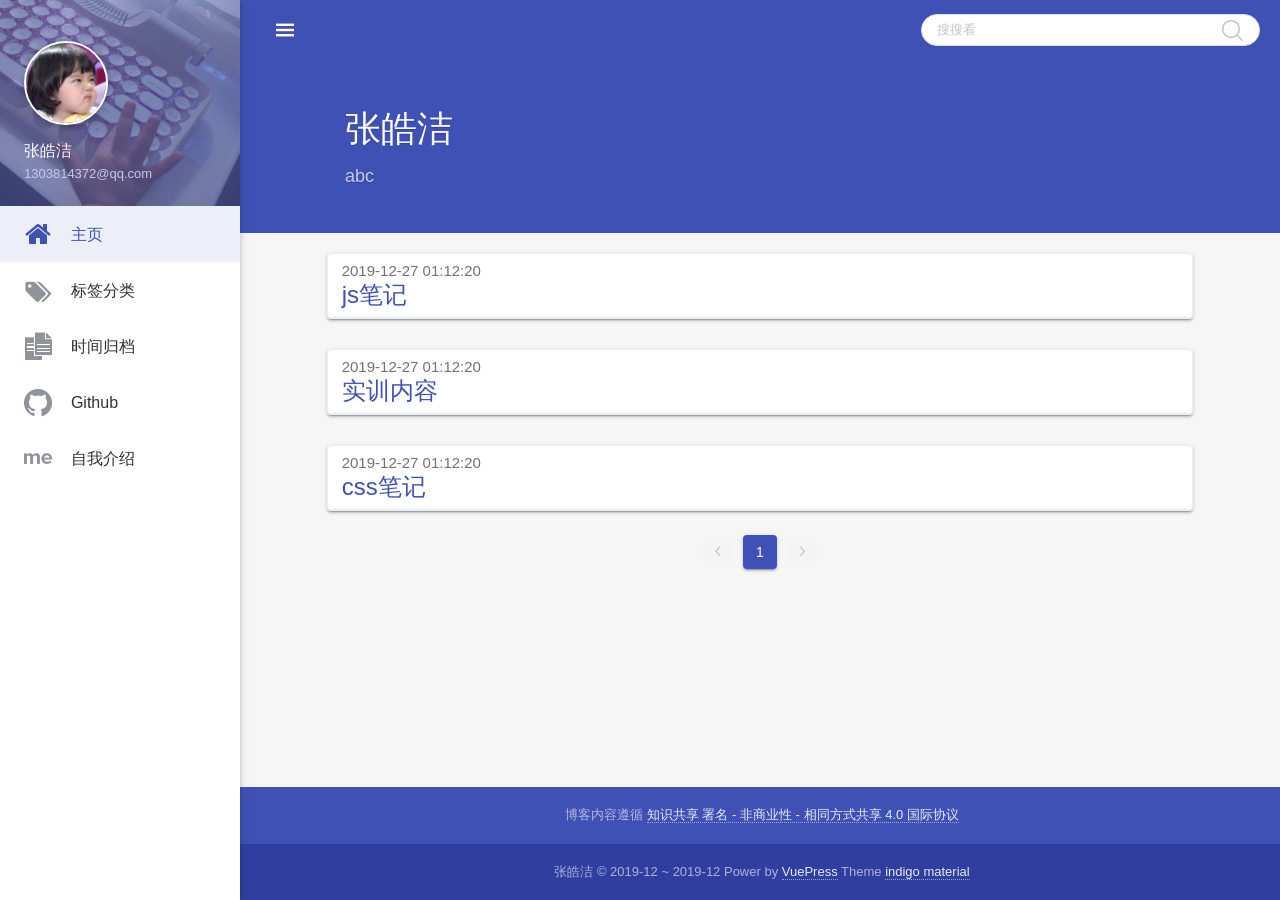
<file: index.html>
<!DOCTYPE html>
<html lang="zh-CN">
  <head>
    <meta charset="utf-8" />
    <meta
      name="viewport"
      content="width=device-width, initial-scale=1, maximum-scale=1, user-scalable=no, minimal-ui"
    />
    <title>张皓洁</title>
    <meta name="description" content="abc" />
    <meta property="og:type" content="website" />
    <meta property="og:title" content="张皓洁" />
    <meta property="og:site_name" content="张皓洁" />
    <meta property="og:locale" content="zh-CN" />
    <meta name="twitter:card" content="summary" />
    <meta name="twitter:title" content="张皓洁" />
    <link rel="shortcut icon" href="/favicon.ico">
    
    <link rel="preload" href="/assets/css/0.styles.0964d28f.css" as="style"><link rel="preload" href="/assets/js/app.4f5b1971.js" as="script"><link rel="preload" href="/assets/js/1.691902e7.js" as="script"><link rel="preload" href="/assets/js/14.6bc6c71c.js" as="script"><link rel="preload" href="/assets/js/5.68c0f73b.js" as="script"><link rel="preload" href="/assets/js/7.b1d1a3c7.js" as="script"><link rel="preload" href="/assets/js/9.c16d6f98.js" as="script"><link rel="preload" href="/assets/js/12.e8232952.js" as="script"><link rel="preload" href="/assets/js/13.61227677.js" as="script"><link rel="preload" href="/assets/js/15.c42c6483.js" as="script"><link rel="prefetch" href="/assets/js/10.82ed8db1.js"><link rel="prefetch" href="/assets/js/11.a51514e5.js"><link rel="prefetch" href="/assets/js/16.7a9277a4.js"><link rel="prefetch" href="/assets/js/17.2fbd62d2.js"><link rel="prefetch" href="/assets/js/18.4cd6c1b8.js"><link rel="prefetch" href="/assets/js/19.3fa0ea45.js"><link rel="prefetch" href="/assets/js/20.79f3778d.js"><link rel="prefetch" href="/assets/js/21.1a0c72f8.js"><link rel="prefetch" href="/assets/js/22.1a879f1c.js"><link rel="prefetch" href="/assets/js/23.416208cc.js"><link rel="prefetch" href="/assets/js/24.4c0d2a50.js"><link rel="prefetch" href="/assets/js/4.61eb1fcd.js"><link rel="prefetch" href="/assets/js/6.cf863b70.js"><link rel="prefetch" href="/assets/js/8.ef8f00b3.js"><link rel="prefetch" href="/assets/js/search.cb2318a5.js">
    <link rel="stylesheet" href="/assets/css/0.styles.0964d28f.css">
  </head>
  <body>
    <div id="loader-wrapper" style="display: none;opacity:0">
      <div id="loader"></div>
      <div class="loader-section section-left"></div>
      <div class="loader-section section-right"></div>
    </div>
    <div id="app" data-server-rendered="true"><div style="height:100%;" data-v-60762676><section class="el-container main-container" data-v-60762676><aside class="el-aside menu" style="width:auto;" data-v-09011f04 data-v-60762676><ul role="menubar" class="menu-wrap el-menu" style="background-color:;" data-v-09011f04><li data-v-09011f04><div class="brand-wrap" style="background-image:url(/haizidjianp.jpg);" data-v-09011f04><div class="brand" data-v-09011f04><a href="/" class="avatar waves-effect waves-circle waves-light router-link-exact-active router-link-active" data-v-09011f04><img src="/haiz.jpg" data-v-09011f04></a> <hgroup class="introduce" data-v-09011f04><div class="nickname" data-v-09011f04>张皓洁</div> <a title="1303814372@qq.com" class="mail" data-v-09011f04>1303814372@qq.com</a></hgroup></div></div></li> <li role="menuitem" tabindex="-1" class="el-menu-item is-active" style="padding-left:20px;color:#3f51b5;background-color:;" data-v-09011f04><i class="iconfont icon-home" data-v-09011f04></i> <span class="item-title" data-v-09011f04>主页</span></li> <li role="menuitem" tabindex="-1" class="el-menu-item" style="padding-left:20px;color:;background-color:;" data-v-09011f04><i class="iconfont icon-biaoqian" data-v-09011f04></i> <span class="item-title" data-v-09011f04>标签分类</span></li> <li role="menuitem" tabindex="-1" class="el-menu-item" style="padding-left:20px;color:;background-color:;" data-v-09011f04><i class="iconfont icon-wenzhang" data-v-09011f04></i> <span class="item-title" data-v-09011f04>时间归档</span></li> <li role="menuitem" tabindex="-1" class="el-menu-item" style="padding-left:20px;color:;background-color:;" data-v-09011f04><i class="iconfont icon-github" data-v-09011f04></i> <span class="item-title" data-v-09011f04>Github</span></li> <li role="menuitem" tabindex="-1" class="el-menu-item" style="padding-left:20px;color:;background-color:;" data-v-09011f04><i class="iconfont icon-aboutme" data-v-09011f04></i> <span class="item-title" data-v-09011f04>自我介绍</span></li></ul></aside> <section class="el-container container-warp" data-v-60762676><header id="topHeader" class="el-header top-header" style="height:60px;padding-left:260px;" data-v-7429231c data-v-60762676><div class="header-warp el-row is-align-middle el-row--flex" data-v-7429231c><div class="el-col el-col-12 el-col-xs-7" data-v-7429231c><div class="el-row is-align-middle el-row--flex" data-v-7429231c><div class="el-col el-col-2" data-v-7429231c><button type="button" class="el-button el-button--primary is-circle" data-v-7429231c><!----><!----><span><i class="iconfont icon-caidan" data-v-7429231c></i></span></button></div></div></div> <div class="el-col el-col-20 el-col-xs-24" data-v-7429231c><div class="grid-content bg-purple-light" data-v-7429231c><div class="el-row is-justify-end is-align-middle el-row--flex" data-v-7429231c><div class="el-col el-col-13 el-col-xs-24 el-col-sm-21 el-col-md-17 el-col-lg-13" data-v-7429231c><div aria-haspopup="listbox" role="combobox" aria-owns="el-autocomplete-2587" class="el-autocomplete search-input" data-v-7429231c><div class="el-input el-input--small el-input--suffix"><!----><input type="text" autocomplete="off" valueKey="value" popperClass="search-popper" placeholder="搜搜看" fetchSuggestions="function () { [native code] }" debounce="300" placement="bottom-start" popperAppendToBody="true" value="" class="el-input__inner"><!----><span class="el-input__suffix"><span class="el-input__suffix-inner"><i class="el-input__icon el-icon-search search-ico" data-v-7429231c></i><!----></span><!----></span><!----></div><div role="region" class="el-autocomplete-suggestion el-popper search-popper" style="width:;display:none;"><div class="el-scrollbar"><div class="el-autocomplete-suggestion__wrap el-scrollbar__wrap el-scrollbar__wrap--hidden-default"><ul class="el-scrollbar__view el-autocomplete-suggestion__list"></ul></div><div class="el-scrollbar__bar is-horizontal"><div class="el-scrollbar__thumb" style="width:0;transform:translateX(0%);ms-transform:translateX(0%);webkit-transform:translateX(0%);"></div></div><div class="el-scrollbar__bar is-vertical"><div class="el-scrollbar__thumb" style="height:0;transform:translateY(0%);ms-transform:translateY(0%);webkit-transform:translateY(0%);"></div></div></div></div></div></div></div></div></div></div></header> <main class="el-main my-main" style="margin-left:240px;" data-v-4fec0d22 data-v-60762676><div class="content-header index-header" data-v-0d2aefce data-v-4fec0d22><div class="container fade-scale in" data-v-0d2aefce><h1 id="conentHeader" class="title" data-v-0d2aefce>张皓洁</h1> <h5 class="subtitle" data-v-0d2aefce>abc</h5></div></div> <div class="marginTop" data-v-6dde567c data-v-4fec0d22><div class="el-row is-justify-center is-align-middle el-row--flex" data-v-6dde567c><div class="post-card el-col el-col-20 el-col-xs-23 el-col-sm-23 el-col-md-23 el-col-lg-20" data-v-6dde567c><div class="el-card box-card is-always-shadow" data-v-6dde567c><div class="el-card__header"><div data-v-6dde567c><p class="post-title-time" data-v-6dde567c>2019-12-27 01:12:20</p> <a href="/posts/js.html" class="post-title-link" data-v-6dde567c>js笔记</a></div></div><div class="el-card__body"></div></div></div></div><div class="el-row is-justify-center is-align-middle el-row--flex" data-v-6dde567c><div class="post-card el-col el-col-20 el-col-xs-23 el-col-sm-23 el-col-md-23 el-col-lg-20" data-v-6dde567c><div class="el-card box-card is-always-shadow" data-v-6dde567c><div class="el-card__header"><div data-v-6dde567c><p class="post-title-time" data-v-6dde567c>2019-12-27 01:12:20</p> <a href="/posts/%E5%AE%9E%E8%AE%AD.html" class="post-title-link" data-v-6dde567c>实训内容</a></div></div><div class="el-card__body"></div></div></div></div><div class="el-row is-justify-center is-align-middle el-row--flex" data-v-6dde567c><div class="post-card el-col el-col-20 el-col-xs-23 el-col-sm-23 el-col-md-23 el-col-lg-20" data-v-6dde567c><div class="el-card box-card is-always-shadow" data-v-6dde567c><div class="el-card__header"><div data-v-6dde567c><p class="post-title-time" data-v-6dde567c>2019-12-27 01:12:20</p> <a href="/posts/css.html" class="post-title-link" data-v-6dde567c>css笔记</a></div></div><div class="el-card__body"></div></div></div></div> <div class="pagination-wrap el-row is-justify-center is-align-middle el-row--flex" data-v-6dde567c><div class="el-col el-col-16 el-col-xs-24 el-col-sm-20 el-col-md-18 el-col-lg-16" data-v-6dde567c><div class="pagination el-pagination is-background" data-v-6dde567c><button type="button" disabled="disabled" class="btn-prev"><i class="el-icon el-icon-arrow-left"></i></button><ul class="el-pager"><li class="number active">1</li><!----><!----><!----></ul><button type="button" disabled="disabled" class="btn-next"><i class="el-icon el-icon-arrow-right"></i></button></div></div></div></div></main></section> <button type="button" class="el-button gotop-btn el-button--primary is-circle" data-v-0ca947a2 data-v-60762676><!----><!----><span><i class="el-icon-arrow-up" data-v-0ca947a2></i></span></button></section> <footer class="el-footer container-footer" style="height:60px;" data-v-d5fdfe92 data-v-60762676><div class="footer-warp el-row is-justify-center is-align-center el-row--flex footerMargin" data-v-d5fdfe92><div class="footer-top el-col el-col-24" data-v-d5fdfe92><p class="ellipsis" data-v-d5fdfe92><span data-v-d5fdfe92>
          博客内容遵循
          <a rel="license" href="https://creativecommons.org/licenses/by-nc-sa/4.0/deed.zh" data-v-d5fdfe92>知识共享 署名 - 非商业性 - 相同方式共享 4.0 国际协议</a></span></p></div> <div class="footer-bottom el-col el-col-24" data-v-d5fdfe92><p class="ellipsis" data-v-d5fdfe92><span data-v-d5fdfe92><span data-v-d5fdfe92>
            张皓洁 © 2019-12 ~ 2019-12
          </span></span> <span data-v-d5fdfe92>
          Power by
          <a href="https://vuepress.vuejs.org/zh/" target="_blank" data-v-d5fdfe92>VuePress</a> Theme
          <a href="https://github.com/zhhlwd/vuepress-theme-indigo-material" target="_blank" data-v-d5fdfe92>indigo material</a></span></p></div></div></footer> <div class="overlay" data-v-60762676></div></div><div class="global-ui"></div></div>
    <script src="/assets/js/app.4f5b1971.js" defer></script><script src="/assets/js/1.691902e7.js" defer></script><script src="/assets/js/14.6bc6c71c.js" defer></script><script src="/assets/js/5.68c0f73b.js" defer></script><script src="/assets/js/7.b1d1a3c7.js" defer></script><script src="/assets/js/9.c16d6f98.js" defer></script><script src="/assets/js/12.e8232952.js" defer></script><script src="/assets/js/13.61227677.js" defer></script><script src="/assets/js/15.c42c6483.js" defer></script>
  </body>
</html>
</file>
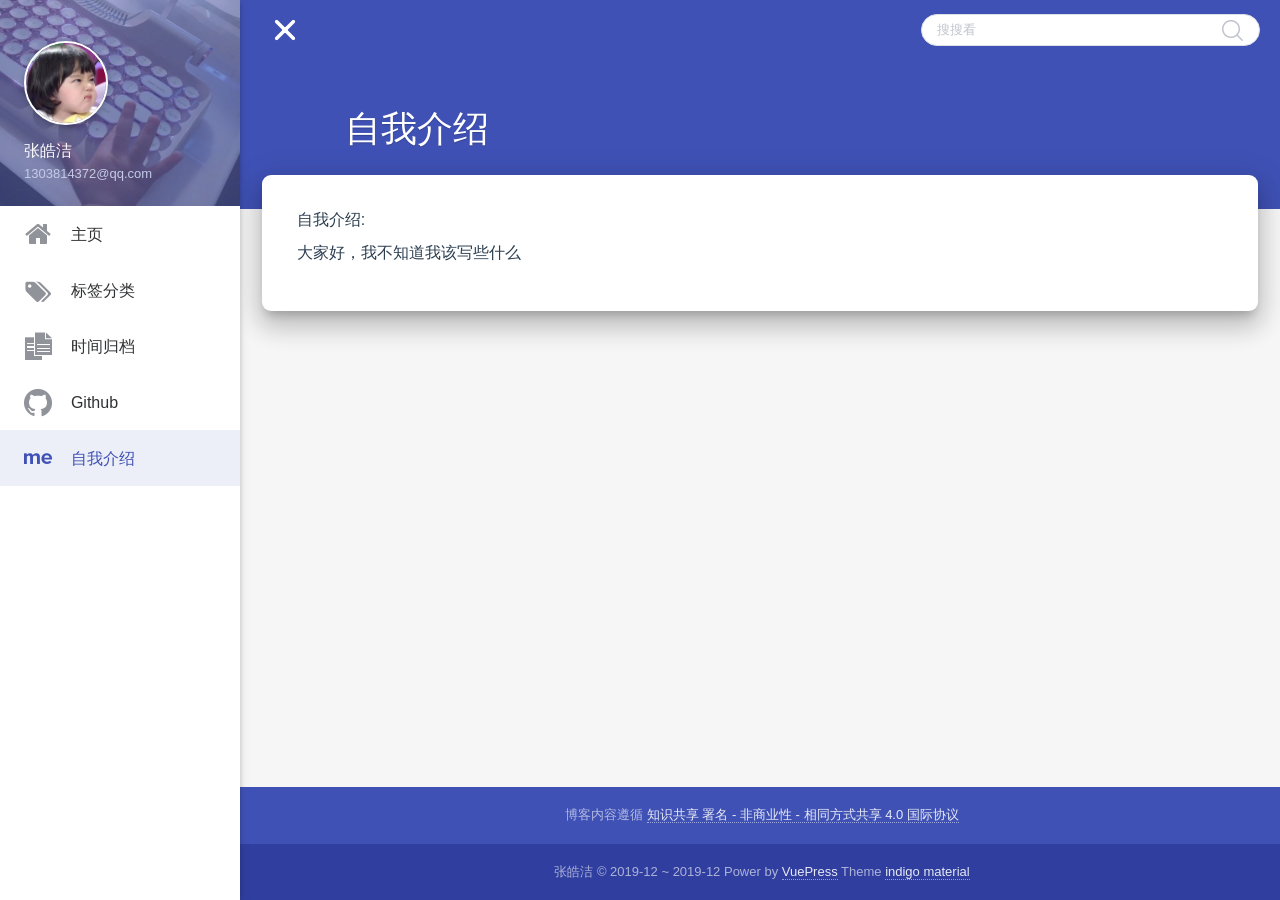
<file: about/index.html>
<!DOCTYPE html>
<html lang="zh-CN">
  <head>
    <meta charset="utf-8" />
    <meta
      name="viewport"
      content="width=device-width, initial-scale=1, maximum-scale=1, user-scalable=no, minimal-ui"
    />
    <title>张皓洁</title>
    <meta name="description" content="abc" />
    <meta property="og:type" content="website" />
    <meta property="og:title" content="张皓洁" />
    <meta property="og:site_name" content="张皓洁" />
    <meta property="og:locale" content="zh-CN" />
    <meta name="twitter:card" content="summary" />
    <meta name="twitter:title" content="张皓洁" />
    <link rel="shortcut icon" href="/favicon.ico">
    
    <link rel="preload" href="/assets/css/0.styles.0964d28f.css" as="style"><link rel="preload" href="/assets/js/app.4f5b1971.js" as="script"><link rel="preload" href="/assets/js/1.691902e7.js" as="script"><link rel="preload" href="/assets/js/14.6bc6c71c.js" as="script"><link rel="preload" href="/assets/js/5.68c0f73b.js" as="script"><link rel="preload" href="/assets/js/7.b1d1a3c7.js" as="script"><link rel="preload" href="/assets/js/9.c16d6f98.js" as="script"><link rel="preload" href="/assets/js/10.82ed8db1.js" as="script"><link rel="preload" href="/assets/js/17.2fbd62d2.js" as="script"><link rel="preload" href="/assets/js/13.61227677.js" as="script"><link rel="preload" href="/assets/js/15.c42c6483.js" as="script"><link rel="prefetch" href="/assets/js/11.a51514e5.js"><link rel="prefetch" href="/assets/js/12.e8232952.js"><link rel="prefetch" href="/assets/js/16.7a9277a4.js"><link rel="prefetch" href="/assets/js/18.4cd6c1b8.js"><link rel="prefetch" href="/assets/js/19.3fa0ea45.js"><link rel="prefetch" href="/assets/js/20.79f3778d.js"><link rel="prefetch" href="/assets/js/21.1a0c72f8.js"><link rel="prefetch" href="/assets/js/22.1a879f1c.js"><link rel="prefetch" href="/assets/js/23.416208cc.js"><link rel="prefetch" href="/assets/js/24.4c0d2a50.js"><link rel="prefetch" href="/assets/js/4.61eb1fcd.js"><link rel="prefetch" href="/assets/js/6.cf863b70.js"><link rel="prefetch" href="/assets/js/8.ef8f00b3.js"><link rel="prefetch" href="/assets/js/search.cb2318a5.js">
    <link rel="stylesheet" href="/assets/css/0.styles.0964d28f.css">
  </head>
  <body>
    <div id="loader-wrapper" style="display: none;opacity:0">
      <div id="loader"></div>
      <div class="loader-section section-left"></div>
      <div class="loader-section section-right"></div>
    </div>
    <div id="app" data-server-rendered="true"><div style="height:100%;" data-v-60762676><section class="el-container main-container" data-v-60762676><aside class="el-aside menu" style="width:auto;" data-v-09011f04 data-v-60762676><ul role="menubar" class="menu-wrap el-menu" style="background-color:;" data-v-09011f04><li data-v-09011f04><div class="brand-wrap" style="background-image:url(/haizidjianp.jpg);" data-v-09011f04><div class="brand" data-v-09011f04><a href="/" class="avatar waves-effect waves-circle waves-light router-link-active" data-v-09011f04><img src="/haiz.jpg" data-v-09011f04></a> <hgroup class="introduce" data-v-09011f04><div class="nickname" data-v-09011f04>张皓洁</div> <a title="1303814372@qq.com" class="mail" data-v-09011f04>1303814372@qq.com</a></hgroup></div></div></li> <li role="menuitem" tabindex="-1" class="el-menu-item" style="padding-left:20px;color:;background-color:;" data-v-09011f04><i class="iconfont icon-home" data-v-09011f04></i> <span class="item-title" data-v-09011f04>主页</span></li> <li role="menuitem" tabindex="-1" class="el-menu-item" style="padding-left:20px;color:;background-color:;" data-v-09011f04><i class="iconfont icon-biaoqian" data-v-09011f04></i> <span class="item-title" data-v-09011f04>标签分类</span></li> <li role="menuitem" tabindex="-1" class="el-menu-item" style="padding-left:20px;color:;background-color:;" data-v-09011f04><i class="iconfont icon-wenzhang" data-v-09011f04></i> <span class="item-title" data-v-09011f04>时间归档</span></li> <li role="menuitem" tabindex="-1" class="el-menu-item" style="padding-left:20px;color:;background-color:;" data-v-09011f04><i class="iconfont icon-github" data-v-09011f04></i> <span class="item-title" data-v-09011f04>Github</span></li> <li role="menuitem" tabindex="-1" class="el-menu-item is-active" style="padding-left:20px;color:#3f51b5;background-color:;" data-v-09011f04><i class="iconfont icon-aboutme" data-v-09011f04></i> <span class="item-title" data-v-09011f04>自我介绍</span></li></ul></aside> <section class="el-container container-warp" data-v-60762676><header id="topHeader" class="el-header top-header" style="height:60px;padding-left:260px;" data-v-7429231c data-v-60762676><div class="header-warp el-row is-align-middle el-row--flex" data-v-7429231c><div class="el-col el-col-12 el-col-xs-7" data-v-7429231c><div class="el-row is-align-middle el-row--flex" data-v-7429231c><div class="el-col el-col-2" data-v-7429231c><button type="button" class="el-button el-button--primary is-circle" data-v-7429231c><!----><!----><span><i class="iconfont icon-caidan" data-v-7429231c></i></span></button></div></div></div> <div class="el-col el-col-20 el-col-xs-24" data-v-7429231c><div class="grid-content bg-purple-light" data-v-7429231c><div class="el-row is-justify-end is-align-middle el-row--flex" data-v-7429231c><div class="el-col el-col-13 el-col-xs-24 el-col-sm-21 el-col-md-17 el-col-lg-13" data-v-7429231c><div aria-haspopup="listbox" role="combobox" aria-owns="el-autocomplete-2643" class="el-autocomplete search-input" data-v-7429231c><div class="el-input el-input--small el-input--suffix"><!----><input type="text" autocomplete="off" valueKey="value" popperClass="search-popper" placeholder="搜搜看" fetchSuggestions="function () { [native code] }" debounce="300" placement="bottom-start" popperAppendToBody="true" value="" class="el-input__inner"><!----><span class="el-input__suffix"><span class="el-input__suffix-inner"><i class="el-input__icon el-icon-search search-ico" data-v-7429231c></i><!----></span><!----></span><!----></div><div role="region" class="el-autocomplete-suggestion el-popper search-popper" style="width:;display:none;"><div class="el-scrollbar"><div class="el-autocomplete-suggestion__wrap el-scrollbar__wrap el-scrollbar__wrap--hidden-default"><ul class="el-scrollbar__view el-autocomplete-suggestion__list"></ul></div><div class="el-scrollbar__bar is-horizontal"><div class="el-scrollbar__thumb" style="width:0;transform:translateX(0%);ms-transform:translateX(0%);webkit-transform:translateX(0%);"></div></div><div class="el-scrollbar__bar is-vertical"><div class="el-scrollbar__thumb" style="height:0;transform:translateY(0%);ms-transform:translateY(0%);webkit-transform:translateY(0%);"></div></div></div></div></div></div></div></div></div></div></header> <main class="el-main my-main" style="margin-left:240px;" data-v-4fec0d22 data-v-60762676><div class="content-header index-header" data-v-0d2aefce data-v-4fec0d22><div class="container fade-scale in" data-v-0d2aefce><h1 id="conentHeader" class="title" data-v-0d2aefce>自我介绍</h1> <h5 class="subtitle" data-v-0d2aefce></h5></div></div> <div class="post-content el-row is-justify-center el-row--flex" data-v-7188680e data-v-4fec0d22><div id="post-card" class="post-card el-col el-col-24 el-col-xs-24 el-col-sm-23 el-col-md-23 el-col-lg-23" data-v-7188680e><div class="content__default" data-v-7188680e><p>自我介绍:</p> <p>大家好，我不知道我该写些什么</p></div> <span id="footerPost" data-v-7188680e></span></div></div></main></section> <button type="button" class="el-button gotop-btn el-button--primary is-circle" data-v-0ca947a2 data-v-60762676><!----><!----><span><i class="el-icon-arrow-up" data-v-0ca947a2></i></span></button></section> <footer class="el-footer container-footer" style="height:60px;" data-v-d5fdfe92 data-v-60762676><div class="footer-warp el-row is-justify-center is-align-center el-row--flex footerMargin" data-v-d5fdfe92><div class="footer-top el-col el-col-24" data-v-d5fdfe92><p class="ellipsis" data-v-d5fdfe92><span data-v-d5fdfe92>
          博客内容遵循
          <a rel="license" href="https://creativecommons.org/licenses/by-nc-sa/4.0/deed.zh" data-v-d5fdfe92>知识共享 署名 - 非商业性 - 相同方式共享 4.0 国际协议</a></span></p></div> <div class="footer-bottom el-col el-col-24" data-v-d5fdfe92><p class="ellipsis" data-v-d5fdfe92><span data-v-d5fdfe92><span data-v-d5fdfe92>
            张皓洁 © 2019-12 ~ 2019-12
          </span></span> <span data-v-d5fdfe92>
          Power by
          <a href="https://vuepress.vuejs.org/zh/" target="_blank" data-v-d5fdfe92>VuePress</a> Theme
          <a href="https://github.com/zhhlwd/vuepress-theme-indigo-material" target="_blank" data-v-d5fdfe92>indigo material</a></span></p></div></div></footer> <div class="overlay" data-v-60762676></div></div><div class="global-ui"></div></div>
    <script src="/assets/js/app.4f5b1971.js" defer></script><script src="/assets/js/1.691902e7.js" defer></script><script src="/assets/js/14.6bc6c71c.js" defer></script><script src="/assets/js/5.68c0f73b.js" defer></script><script src="/assets/js/7.b1d1a3c7.js" defer></script><script src="/assets/js/9.c16d6f98.js" defer></script><script src="/assets/js/10.82ed8db1.js" defer></script><script src="/assets/js/17.2fbd62d2.js" defer></script><script src="/assets/js/13.61227677.js" defer></script><script src="/assets/js/15.c42c6483.js" defer></script>
  </body>
</html>
</file>
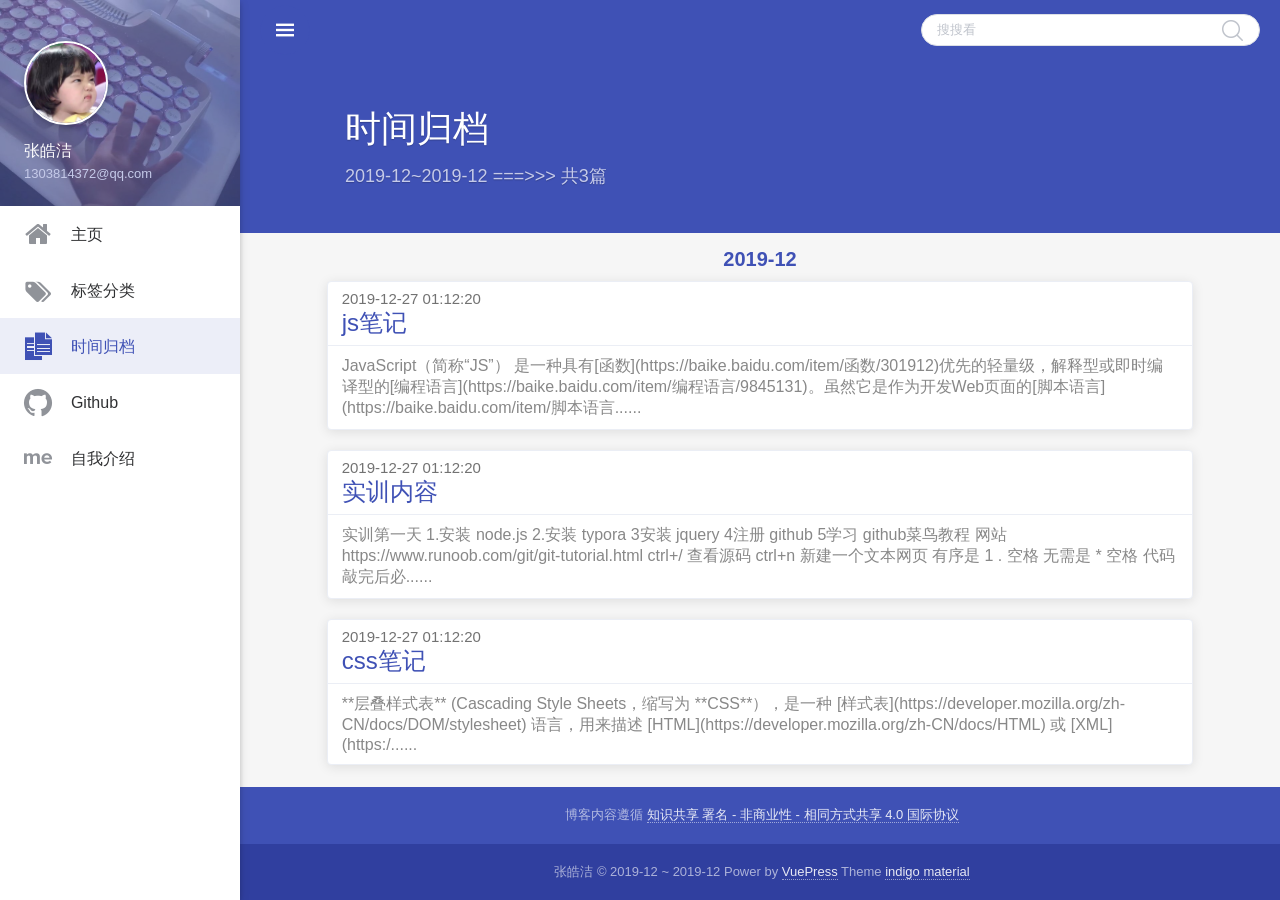
<file: all/index.html>
<!DOCTYPE html>
<html lang="zh-CN">
  <head>
    <meta charset="utf-8" />
    <meta
      name="viewport"
      content="width=device-width, initial-scale=1, maximum-scale=1, user-scalable=no, minimal-ui"
    />
    <title>张皓洁</title>
    <meta name="description" content="abc" />
    <meta property="og:type" content="website" />
    <meta property="og:title" content="张皓洁" />
    <meta property="og:site_name" content="张皓洁" />
    <meta property="og:locale" content="zh-CN" />
    <meta name="twitter:card" content="summary" />
    <meta name="twitter:title" content="张皓洁" />
    <link rel="shortcut icon" href="/favicon.ico">
    
    <link rel="preload" href="/assets/css/0.styles.0964d28f.css" as="style"><link rel="preload" href="/assets/js/app.4f5b1971.js" as="script"><link rel="preload" href="/assets/js/1.691902e7.js" as="script"><link rel="preload" href="/assets/js/14.6bc6c71c.js" as="script"><link rel="preload" href="/assets/js/5.68c0f73b.js" as="script"><link rel="preload" href="/assets/js/7.b1d1a3c7.js" as="script"><link rel="preload" href="/assets/js/9.c16d6f98.js" as="script"><link rel="preload" href="/assets/js/11.a51514e5.js" as="script"><link rel="preload" href="/assets/js/13.61227677.js" as="script"><link rel="preload" href="/assets/js/15.c42c6483.js" as="script"><link rel="prefetch" href="/assets/js/10.82ed8db1.js"><link rel="prefetch" href="/assets/js/12.e8232952.js"><link rel="prefetch" href="/assets/js/16.7a9277a4.js"><link rel="prefetch" href="/assets/js/17.2fbd62d2.js"><link rel="prefetch" href="/assets/js/18.4cd6c1b8.js"><link rel="prefetch" href="/assets/js/19.3fa0ea45.js"><link rel="prefetch" href="/assets/js/20.79f3778d.js"><link rel="prefetch" href="/assets/js/21.1a0c72f8.js"><link rel="prefetch" href="/assets/js/22.1a879f1c.js"><link rel="prefetch" href="/assets/js/23.416208cc.js"><link rel="prefetch" href="/assets/js/24.4c0d2a50.js"><link rel="prefetch" href="/assets/js/4.61eb1fcd.js"><link rel="prefetch" href="/assets/js/6.cf863b70.js"><link rel="prefetch" href="/assets/js/8.ef8f00b3.js"><link rel="prefetch" href="/assets/js/search.cb2318a5.js">
    <link rel="stylesheet" href="/assets/css/0.styles.0964d28f.css">
  </head>
  <body>
    <div id="loader-wrapper" style="display: none;opacity:0">
      <div id="loader"></div>
      <div class="loader-section section-left"></div>
      <div class="loader-section section-right"></div>
    </div>
    <div id="app" data-server-rendered="true"><div style="height:100%;" data-v-60762676><section class="el-container main-container" data-v-60762676><aside class="el-aside menu" style="width:auto;" data-v-09011f04 data-v-60762676><ul role="menubar" class="menu-wrap el-menu" style="background-color:;" data-v-09011f04><li data-v-09011f04><div class="brand-wrap" style="background-image:url(/haizidjianp.jpg);" data-v-09011f04><div class="brand" data-v-09011f04><a href="/" class="avatar waves-effect waves-circle waves-light router-link-active" data-v-09011f04><img src="/haiz.jpg" data-v-09011f04></a> <hgroup class="introduce" data-v-09011f04><div class="nickname" data-v-09011f04>张皓洁</div> <a title="1303814372@qq.com" class="mail" data-v-09011f04>1303814372@qq.com</a></hgroup></div></div></li> <li role="menuitem" tabindex="-1" class="el-menu-item" style="padding-left:20px;color:;background-color:;" data-v-09011f04><i class="iconfont icon-home" data-v-09011f04></i> <span class="item-title" data-v-09011f04>主页</span></li> <li role="menuitem" tabindex="-1" class="el-menu-item" style="padding-left:20px;color:;background-color:;" data-v-09011f04><i class="iconfont icon-biaoqian" data-v-09011f04></i> <span class="item-title" data-v-09011f04>标签分类</span></li> <li role="menuitem" tabindex="-1" class="el-menu-item is-active" style="padding-left:20px;color:#3f51b5;background-color:;" data-v-09011f04><i class="iconfont icon-wenzhang" data-v-09011f04></i> <span class="item-title" data-v-09011f04>时间归档</span></li> <li role="menuitem" tabindex="-1" class="el-menu-item" style="padding-left:20px;color:;background-color:;" data-v-09011f04><i class="iconfont icon-github" data-v-09011f04></i> <span class="item-title" data-v-09011f04>Github</span></li> <li role="menuitem" tabindex="-1" class="el-menu-item" style="padding-left:20px;color:;background-color:;" data-v-09011f04><i class="iconfont icon-aboutme" data-v-09011f04></i> <span class="item-title" data-v-09011f04>自我介绍</span></li></ul></aside> <section class="el-container container-warp" data-v-60762676><header id="topHeader" class="el-header top-header" style="height:60px;padding-left:260px;" data-v-7429231c data-v-60762676><div class="header-warp el-row is-align-middle el-row--flex" data-v-7429231c><div class="el-col el-col-12 el-col-xs-7" data-v-7429231c><div class="el-row is-align-middle el-row--flex" data-v-7429231c><div class="el-col el-col-2" data-v-7429231c><button type="button" class="el-button el-button--primary is-circle" data-v-7429231c><!----><!----><span><i class="iconfont icon-caidan" data-v-7429231c></i></span></button></div></div></div> <div class="el-col el-col-20 el-col-xs-24" data-v-7429231c><div class="grid-content bg-purple-light" data-v-7429231c><div class="el-row is-justify-end is-align-middle el-row--flex" data-v-7429231c><div class="el-col el-col-13 el-col-xs-24 el-col-sm-21 el-col-md-17 el-col-lg-13" data-v-7429231c><div aria-haspopup="listbox" role="combobox" aria-owns="el-autocomplete-2554" class="el-autocomplete search-input" data-v-7429231c><div class="el-input el-input--small el-input--suffix"><!----><input type="text" autocomplete="off" valueKey="value" popperClass="search-popper" placeholder="搜搜看" fetchSuggestions="function () { [native code] }" debounce="300" placement="bottom-start" popperAppendToBody="true" value="" class="el-input__inner"><!----><span class="el-input__suffix"><span class="el-input__suffix-inner"><i class="el-input__icon el-icon-search search-ico" data-v-7429231c></i><!----></span><!----></span><!----></div><div role="region" class="el-autocomplete-suggestion el-popper search-popper" style="width:;display:none;"><div class="el-scrollbar"><div class="el-autocomplete-suggestion__wrap el-scrollbar__wrap el-scrollbar__wrap--hidden-default"><ul class="el-scrollbar__view el-autocomplete-suggestion__list"></ul></div><div class="el-scrollbar__bar is-horizontal"><div class="el-scrollbar__thumb" style="width:0;transform:translateX(0%);ms-transform:translateX(0%);webkit-transform:translateX(0%);"></div></div><div class="el-scrollbar__bar is-vertical"><div class="el-scrollbar__thumb" style="height:0;transform:translateY(0%);ms-transform:translateY(0%);webkit-transform:translateY(0%);"></div></div></div></div></div></div></div></div></div></div></header> <main class="el-main my-main" style="margin-left:240px;" data-v-4fec0d22 data-v-60762676><div class="content-header index-header" data-v-0d2aefce data-v-4fec0d22><div class="container fade-scale in" data-v-0d2aefce><h1 id="conentHeader" class="title" data-v-0d2aefce>时间归档</h1> <h5 class="subtitle" data-v-0d2aefce></h5></div></div> <div class="all-warp" data-v-42dacdfd data-v-4fec0d22><div data-v-42dacdfd><h3 data-v-42dacdfd>2019-12</h3> <div class="post-warp el-row is-justify-center is-align-middle el-row--flex" data-v-42dacdfd><!----><div class="post post-card el-col el-col-20 el-col-xs-23 el-col-sm-23 el-col-md-23 el-col-lg-20" data-v-42dacdfd><div class="el-card box-card is-always-shadow" data-v-42dacdfd><div class="el-card__header"><div data-v-42dacdfd><p class="post-title-time" data-v-42dacdfd>2019-12-27 01:12:20</p> <a href="/posts/js.html" class="post-title-link" data-v-42dacdfd>js笔记</a></div></div><div class="el-card__body"> <div data-v-42dacdfd><div data-v-42dacdfd><div class="post-excerpt" data-v-42dacdfd>  JavaScript（简称“JS”）         是一种具有[函数](https://baike.baidu.com/item/函数/301912)优先的轻量级，解释型或即时编译型的[编程语言](https://baike.baidu.com/item/编程语言/9845131)。虽然它是作为开发Web页面的[脚本语言](https://baike.baidu.com/item/脚本语言......</div></div> <!----></div></div></div></div><div class="post post-card el-col el-col-20 el-col-xs-23 el-col-sm-23 el-col-md-23 el-col-lg-20" data-v-42dacdfd><div class="el-card box-card is-always-shadow" data-v-42dacdfd><div class="el-card__header"><div data-v-42dacdfd><p class="post-title-time" data-v-42dacdfd>2019-12-27 01:12:20</p> <a href="/posts/%E5%AE%9E%E8%AE%AD.html" class="post-title-link" data-v-42dacdfd>实训内容</a></div></div><div class="el-card__body"> <div data-v-42dacdfd><div data-v-42dacdfd><div class="post-excerpt" data-v-42dacdfd>  实训第一天    1.安装  	node.js  2.安装  	typora  3安装	jquery  4注册	github  5学习	github菜鸟教程  网站	https://www.runoob.com/git/git-tutorial.html  ctrl+/   查看源码  ctrl+n   新建一个文本网页  有序是  1 . 空格  无需是  *   空格  代码敲完后必......</div></div> <!----></div></div></div></div><div class="post post-card el-col el-col-20 el-col-xs-23 el-col-sm-23 el-col-md-23 el-col-lg-20" data-v-42dacdfd><div class="el-card box-card is-always-shadow" data-v-42dacdfd><div class="el-card__header"><div data-v-42dacdfd><p class="post-title-time" data-v-42dacdfd>2019-12-27 01:12:20</p> <a href="/posts/css.html" class="post-title-link" data-v-42dacdfd>css笔记</a></div></div><div class="el-card__body"> <div data-v-42dacdfd><div data-v-42dacdfd><div class="post-excerpt" data-v-42dacdfd>  **层叠样式表**     (Cascading Style Sheets，缩写为 **CSS**），是一种 [样式表](https://developer.mozilla.org/zh-CN/docs/DOM/stylesheet) 语言，用来描述 [HTML](https://developer.mozilla.org/zh-CN/docs/HTML) 或 [XML](https:/......</div></div> <!----></div></div></div></div></div></div></div></main></section> <button type="button" class="el-button gotop-btn el-button--primary is-circle" data-v-0ca947a2 data-v-60762676><!----><!----><span><i class="el-icon-arrow-up" data-v-0ca947a2></i></span></button></section> <footer class="el-footer container-footer" style="height:60px;" data-v-d5fdfe92 data-v-60762676><div class="footer-warp el-row is-justify-center is-align-center el-row--flex footerMargin" data-v-d5fdfe92><div class="footer-top el-col el-col-24" data-v-d5fdfe92><p class="ellipsis" data-v-d5fdfe92><span data-v-d5fdfe92>
          博客内容遵循
          <a rel="license" href="https://creativecommons.org/licenses/by-nc-sa/4.0/deed.zh" data-v-d5fdfe92>知识共享 署名 - 非商业性 - 相同方式共享 4.0 国际协议</a></span></p></div> <div class="footer-bottom el-col el-col-24" data-v-d5fdfe92><p class="ellipsis" data-v-d5fdfe92><span data-v-d5fdfe92><span data-v-d5fdfe92>
            张皓洁 © 2019-12 ~ 2019-12
          </span></span> <span data-v-d5fdfe92>
          Power by
          <a href="https://vuepress.vuejs.org/zh/" target="_blank" data-v-d5fdfe92>VuePress</a> Theme
          <a href="https://github.com/zhhlwd/vuepress-theme-indigo-material" target="_blank" data-v-d5fdfe92>indigo material</a></span></p></div></div></footer> <div class="overlay" data-v-60762676></div></div><div class="global-ui"></div></div>
    <script src="/assets/js/app.4f5b1971.js" defer></script><script src="/assets/js/1.691902e7.js" defer></script><script src="/assets/js/14.6bc6c71c.js" defer></script><script src="/assets/js/5.68c0f73b.js" defer></script><script src="/assets/js/7.b1d1a3c7.js" defer></script><script src="/assets/js/9.c16d6f98.js" defer></script><script src="/assets/js/11.a51514e5.js" defer></script><script src="/assets/js/13.61227677.js" defer></script><script src="/assets/js/15.c42c6483.js" defer></script>
  </body>
</html>
</file>
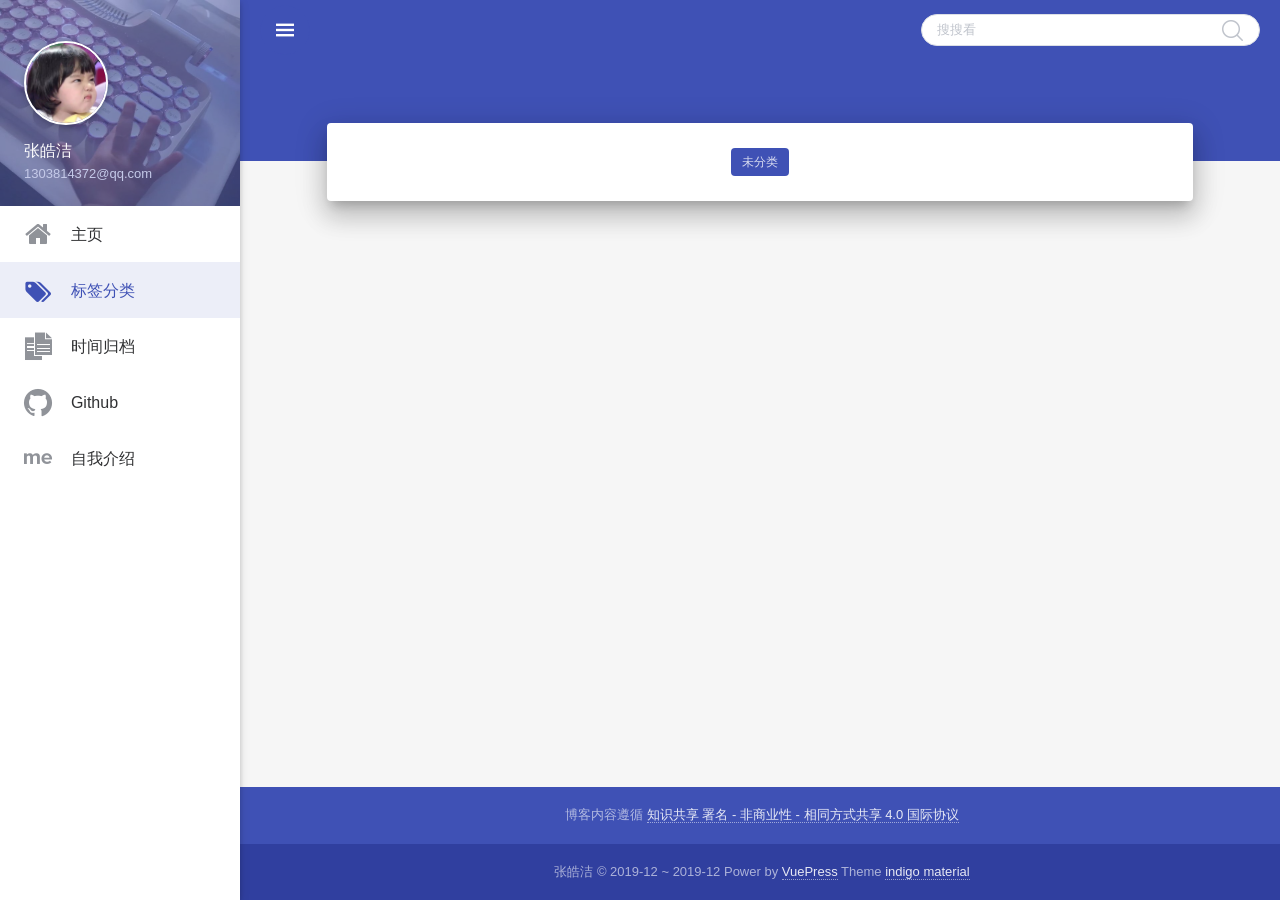
<file: tags/index.html>
<!DOCTYPE html>
<html lang="zh-CN">
  <head>
    <meta charset="utf-8" />
    <meta
      name="viewport"
      content="width=device-width, initial-scale=1, maximum-scale=1, user-scalable=no, minimal-ui"
    />
    <title>张皓洁</title>
    <meta name="description" content="abc" />
    <meta property="og:type" content="website" />
    <meta property="og:title" content="张皓洁" />
    <meta property="og:site_name" content="张皓洁" />
    <meta property="og:locale" content="zh-CN" />
    <meta name="twitter:card" content="summary" />
    <meta name="twitter:title" content="张皓洁" />
    <link rel="shortcut icon" href="/favicon.ico">
    
    <link rel="preload" href="/assets/css/0.styles.0964d28f.css" as="style"><link rel="preload" href="/assets/js/app.4f5b1971.js" as="script"><link rel="preload" href="/assets/js/1.691902e7.js" as="script"><link rel="preload" href="/assets/js/14.6bc6c71c.js" as="script"><link rel="preload" href="/assets/js/5.68c0f73b.js" as="script"><link rel="preload" href="/assets/js/7.b1d1a3c7.js" as="script"><link rel="preload" href="/assets/js/9.c16d6f98.js" as="script"><link rel="preload" href="/assets/js/8.ef8f00b3.js" as="script"><link rel="preload" href="/assets/js/13.61227677.js" as="script"><link rel="preload" href="/assets/js/15.c42c6483.js" as="script"><link rel="prefetch" href="/assets/js/10.82ed8db1.js"><link rel="prefetch" href="/assets/js/11.a51514e5.js"><link rel="prefetch" href="/assets/js/12.e8232952.js"><link rel="prefetch" href="/assets/js/16.7a9277a4.js"><link rel="prefetch" href="/assets/js/17.2fbd62d2.js"><link rel="prefetch" href="/assets/js/18.4cd6c1b8.js"><link rel="prefetch" href="/assets/js/19.3fa0ea45.js"><link rel="prefetch" href="/assets/js/20.79f3778d.js"><link rel="prefetch" href="/assets/js/21.1a0c72f8.js"><link rel="prefetch" href="/assets/js/22.1a879f1c.js"><link rel="prefetch" href="/assets/js/23.416208cc.js"><link rel="prefetch" href="/assets/js/24.4c0d2a50.js"><link rel="prefetch" href="/assets/js/4.61eb1fcd.js"><link rel="prefetch" href="/assets/js/6.cf863b70.js"><link rel="prefetch" href="/assets/js/search.cb2318a5.js">
    <link rel="stylesheet" href="/assets/css/0.styles.0964d28f.css">
  </head>
  <body>
    <div id="loader-wrapper" style="display: none;opacity:0">
      <div id="loader"></div>
      <div class="loader-section section-left"></div>
      <div class="loader-section section-right"></div>
    </div>
    <div id="app" data-server-rendered="true"><div style="height:100%;" data-v-60762676><section class="el-container main-container" data-v-60762676><aside class="el-aside menu" style="width:auto;" data-v-09011f04 data-v-60762676><ul role="menubar" class="menu-wrap el-menu" style="background-color:;" data-v-09011f04><li data-v-09011f04><div class="brand-wrap" style="background-image:url(/haizidjianp.jpg);" data-v-09011f04><div class="brand" data-v-09011f04><a href="/" class="avatar waves-effect waves-circle waves-light router-link-active" data-v-09011f04><img src="/haiz.jpg" data-v-09011f04></a> <hgroup class="introduce" data-v-09011f04><div class="nickname" data-v-09011f04>张皓洁</div> <a title="1303814372@qq.com" class="mail" data-v-09011f04>1303814372@qq.com</a></hgroup></div></div></li> <li role="menuitem" tabindex="-1" class="el-menu-item" style="padding-left:20px;color:;background-color:;" data-v-09011f04><i class="iconfont icon-home" data-v-09011f04></i> <span class="item-title" data-v-09011f04>主页</span></li> <li role="menuitem" tabindex="-1" class="el-menu-item is-active" style="padding-left:20px;color:#3f51b5;background-color:;" data-v-09011f04><i class="iconfont icon-biaoqian" data-v-09011f04></i> <span class="item-title" data-v-09011f04>标签分类</span></li> <li role="menuitem" tabindex="-1" class="el-menu-item" style="padding-left:20px;color:;background-color:;" data-v-09011f04><i class="iconfont icon-wenzhang" data-v-09011f04></i> <span class="item-title" data-v-09011f04>时间归档</span></li> <li role="menuitem" tabindex="-1" class="el-menu-item" style="padding-left:20px;color:;background-color:;" data-v-09011f04><i class="iconfont icon-github" data-v-09011f04></i> <span class="item-title" data-v-09011f04>Github</span></li> <li role="menuitem" tabindex="-1" class="el-menu-item" style="padding-left:20px;color:;background-color:;" data-v-09011f04><i class="iconfont icon-aboutme" data-v-09011f04></i> <span class="item-title" data-v-09011f04>自我介绍</span></li></ul></aside> <section class="el-container container-warp" data-v-60762676><header id="topHeader" class="el-header top-header" style="height:60px;padding-left:260px;" data-v-7429231c data-v-60762676><div class="header-warp el-row is-align-middle el-row--flex" data-v-7429231c><div class="el-col el-col-12 el-col-xs-7" data-v-7429231c><div class="el-row is-align-middle el-row--flex" data-v-7429231c><div class="el-col el-col-2" data-v-7429231c><button type="button" class="el-button el-button--primary is-circle" data-v-7429231c><!----><!----><span><i class="iconfont icon-caidan" data-v-7429231c></i></span></button></div></div></div> <div class="el-col el-col-20 el-col-xs-24" data-v-7429231c><div class="grid-content bg-purple-light" data-v-7429231c><div class="el-row is-justify-end is-align-middle el-row--flex" data-v-7429231c><div class="el-col el-col-13 el-col-xs-24 el-col-sm-21 el-col-md-17 el-col-lg-13" data-v-7429231c><div aria-haspopup="listbox" role="combobox" aria-owns="el-autocomplete-8017" class="el-autocomplete search-input" data-v-7429231c><div class="el-input el-input--small el-input--suffix"><!----><input type="text" autocomplete="off" valueKey="value" popperClass="search-popper" placeholder="搜搜看" fetchSuggestions="function () { [native code] }" debounce="300" placement="bottom-start" popperAppendToBody="true" value="" class="el-input__inner"><!----><span class="el-input__suffix"><span class="el-input__suffix-inner"><i class="el-input__icon el-icon-search search-ico" data-v-7429231c></i><!----></span><!----></span><!----></div><div role="region" class="el-autocomplete-suggestion el-popper search-popper" style="width:;display:none;"><div class="el-scrollbar"><div class="el-autocomplete-suggestion__wrap el-scrollbar__wrap el-scrollbar__wrap--hidden-default"><ul class="el-scrollbar__view el-autocomplete-suggestion__list"></ul></div><div class="el-scrollbar__bar is-horizontal"><div class="el-scrollbar__thumb" style="width:0;transform:translateX(0%);ms-transform:translateX(0%);webkit-transform:translateX(0%);"></div></div><div class="el-scrollbar__bar is-vertical"><div class="el-scrollbar__thumb" style="height:0;transform:translateY(0%);ms-transform:translateY(0%);webkit-transform:translateY(0%);"></div></div></div></div></div></div></div></div></div></div></header> <main class="el-main my-main" style="margin-left:240px;" data-v-4fec0d22 data-v-60762676><div class="content-header index-header" data-v-0d2aefce data-v-4fec0d22><div class="container fade-scale in" data-v-0d2aefce><h1 id="conentHeader" class="title" data-v-0d2aefce></h1> <h5 class="subtitle" data-v-0d2aefce></h5></div></div> <div class="tag-content" data-v-3938d611 data-v-4fec0d22><div class="el-row is-justify-center is-align-center el-row--flex" data-v-3938d611><div class="tag-card el-col el-col-20 el-col-xs-23 el-col-sm-22 el-col-md-22 el-col-lg-20" data-v-3938d611><span class="el-tag el-tag--medium is-hit" data-v-3938d611>未分类</span></div></div> <!----></div></main></section> <button type="button" class="el-button gotop-btn el-button--primary is-circle" data-v-0ca947a2 data-v-60762676><!----><!----><span><i class="el-icon-arrow-up" data-v-0ca947a2></i></span></button></section> <footer class="el-footer container-footer" style="height:60px;" data-v-d5fdfe92 data-v-60762676><div class="footer-warp el-row is-justify-center is-align-center el-row--flex footerMargin" data-v-d5fdfe92><div class="footer-top el-col el-col-24" data-v-d5fdfe92><p class="ellipsis" data-v-d5fdfe92><span data-v-d5fdfe92>
          博客内容遵循
          <a rel="license" href="https://creativecommons.org/licenses/by-nc-sa/4.0/deed.zh" data-v-d5fdfe92>知识共享 署名 - 非商业性 - 相同方式共享 4.0 国际协议</a></span></p></div> <div class="footer-bottom el-col el-col-24" data-v-d5fdfe92><p class="ellipsis" data-v-d5fdfe92><span data-v-d5fdfe92><span data-v-d5fdfe92>
            张皓洁 © 2019-12 ~ 2019-12
          </span></span> <span data-v-d5fdfe92>
          Power by
          <a href="https://vuepress.vuejs.org/zh/" target="_blank" data-v-d5fdfe92>VuePress</a> Theme
          <a href="https://github.com/zhhlwd/vuepress-theme-indigo-material" target="_blank" data-v-d5fdfe92>indigo material</a></span></p></div></div></footer> <div class="overlay" data-v-60762676></div></div><div class="global-ui"></div></div>
    <script src="/assets/js/app.4f5b1971.js" defer></script><script src="/assets/js/1.691902e7.js" defer></script><script src="/assets/js/14.6bc6c71c.js" defer></script><script src="/assets/js/5.68c0f73b.js" defer></script><script src="/assets/js/7.b1d1a3c7.js" defer></script><script src="/assets/js/9.c16d6f98.js" defer></script><script src="/assets/js/8.ef8f00b3.js" defer></script><script src="/assets/js/13.61227677.js" defer></script><script src="/assets/js/15.c42c6483.js" defer></script>
  </body>
</html>
</file>
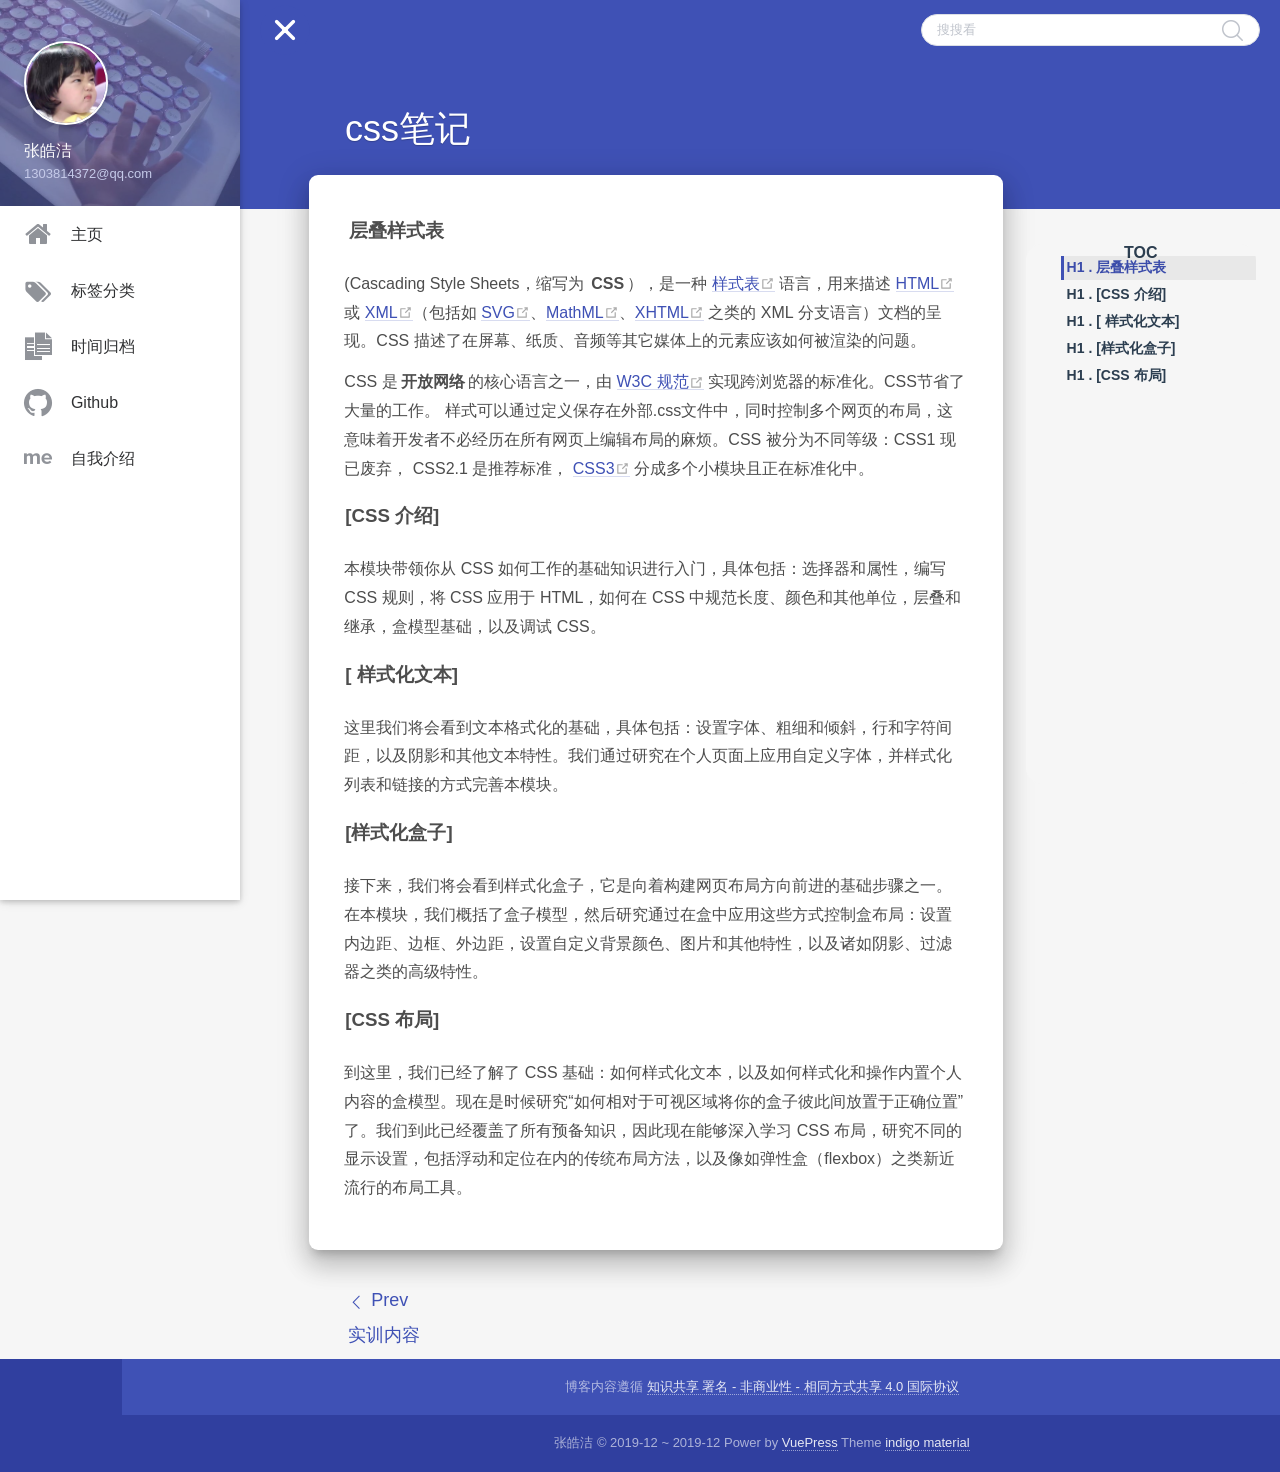
<file: posts/css.html>
<!DOCTYPE html>
<html lang="zh-CN">
  <head>
    <meta charset="utf-8" />
    <meta
      name="viewport"
      content="width=device-width, initial-scale=1, maximum-scale=1, user-scalable=no, minimal-ui"
    />
    <title>css笔记 | 张皓洁</title>
    <meta name="description" content="abc" />
    <meta property="og:type" content="website" />
    <meta property="og:title" content="css笔记 | 张皓洁" />
    <meta property="og:site_name" content="css笔记 | 张皓洁" />
    <meta property="og:locale" content="zh-CN" />
    <meta name="twitter:card" content="summary" />
    <meta name="twitter:title" content="css笔记 | 张皓洁" />
    <link rel="shortcut icon" href="/favicon.ico">
    
    <link rel="preload" href="/assets/css/0.styles.0964d28f.css" as="style"><link rel="preload" href="/assets/js/app.4f5b1971.js" as="script"><link rel="preload" href="/assets/js/1.691902e7.js" as="script"><link rel="preload" href="/assets/js/14.6bc6c71c.js" as="script"><link rel="preload" href="/assets/js/5.68c0f73b.js" as="script"><link rel="preload" href="/assets/js/7.b1d1a3c7.js" as="script"><link rel="preload" href="/assets/js/9.c16d6f98.js" as="script"><link rel="preload" href="/assets/js/6.cf863b70.js" as="script"><link rel="preload" href="/assets/js/20.79f3778d.js" as="script"><link rel="preload" href="/assets/js/13.61227677.js" as="script"><link rel="preload" href="/assets/js/15.c42c6483.js" as="script"><link rel="prefetch" href="/assets/js/10.82ed8db1.js"><link rel="prefetch" href="/assets/js/11.a51514e5.js"><link rel="prefetch" href="/assets/js/12.e8232952.js"><link rel="prefetch" href="/assets/js/16.7a9277a4.js"><link rel="prefetch" href="/assets/js/17.2fbd62d2.js"><link rel="prefetch" href="/assets/js/18.4cd6c1b8.js"><link rel="prefetch" href="/assets/js/19.3fa0ea45.js"><link rel="prefetch" href="/assets/js/21.1a0c72f8.js"><link rel="prefetch" href="/assets/js/22.1a879f1c.js"><link rel="prefetch" href="/assets/js/23.416208cc.js"><link rel="prefetch" href="/assets/js/24.4c0d2a50.js"><link rel="prefetch" href="/assets/js/4.61eb1fcd.js"><link rel="prefetch" href="/assets/js/8.ef8f00b3.js"><link rel="prefetch" href="/assets/js/search.cb2318a5.js">
    <link rel="stylesheet" href="/assets/css/0.styles.0964d28f.css">
  </head>
  <body>
    <div id="loader-wrapper" style="display: none;opacity:0">
      <div id="loader"></div>
      <div class="loader-section section-left"></div>
      <div class="loader-section section-right"></div>
    </div>
    <div id="app" data-server-rendered="true"><div style="height:100%;" data-v-60762676><section class="el-container main-container" data-v-60762676><aside class="el-aside menu" style="width:auto;" data-v-09011f04 data-v-60762676><ul role="menubar" class="menu-wrap el-menu" style="background-color:;" data-v-09011f04><li data-v-09011f04><div class="brand-wrap" style="background-image:url(/haizidjianp.jpg);" data-v-09011f04><div class="brand" data-v-09011f04><a href="/" class="avatar waves-effect waves-circle waves-light router-link-active" data-v-09011f04><img src="/haiz.jpg" data-v-09011f04></a> <hgroup class="introduce" data-v-09011f04><div class="nickname" data-v-09011f04>张皓洁</div> <a title="1303814372@qq.com" class="mail" data-v-09011f04>1303814372@qq.com</a></hgroup></div></div></li> <li role="menuitem" tabindex="-1" class="el-menu-item" style="padding-left:20px;color:;background-color:;" data-v-09011f04><i class="iconfont icon-home" data-v-09011f04></i> <span class="item-title" data-v-09011f04>主页</span></li> <li role="menuitem" tabindex="-1" class="el-menu-item" style="padding-left:20px;color:;background-color:;" data-v-09011f04><i class="iconfont icon-biaoqian" data-v-09011f04></i> <span class="item-title" data-v-09011f04>标签分类</span></li> <li role="menuitem" tabindex="-1" class="el-menu-item" style="padding-left:20px;color:;background-color:;" data-v-09011f04><i class="iconfont icon-wenzhang" data-v-09011f04></i> <span class="item-title" data-v-09011f04>时间归档</span></li> <li role="menuitem" tabindex="-1" class="el-menu-item" style="padding-left:20px;color:;background-color:;" data-v-09011f04><i class="iconfont icon-github" data-v-09011f04></i> <span class="item-title" data-v-09011f04>Github</span></li> <li role="menuitem" tabindex="-1" class="el-menu-item" style="padding-left:20px;color:;background-color:;" data-v-09011f04><i class="iconfont icon-aboutme" data-v-09011f04></i> <span class="item-title" data-v-09011f04>自我介绍</span></li></ul></aside> <section class="el-container container-warp" data-v-60762676><header id="topHeader" class="el-header top-header" style="height:60px;padding-left:260px;" data-v-7429231c data-v-60762676><div class="header-warp el-row is-align-middle el-row--flex" data-v-7429231c><div class="el-col el-col-12 el-col-xs-7" data-v-7429231c><div class="el-row is-align-middle el-row--flex" data-v-7429231c><div class="el-col el-col-2" data-v-7429231c><button type="button" class="el-button el-button--primary is-circle" data-v-7429231c><!----><!----><span><i class="iconfont icon-caidan" data-v-7429231c></i></span></button></div></div></div> <div class="el-col el-col-20 el-col-xs-24" data-v-7429231c><div class="grid-content bg-purple-light" data-v-7429231c><div class="el-row is-justify-end is-align-middle el-row--flex" data-v-7429231c><div class="el-col el-col-13 el-col-xs-24 el-col-sm-21 el-col-md-17 el-col-lg-13" data-v-7429231c><div aria-haspopup="listbox" role="combobox" aria-owns="el-autocomplete-1810" class="el-autocomplete search-input" data-v-7429231c><div class="el-input el-input--small el-input--suffix"><!----><input type="text" autocomplete="off" valueKey="value" popperClass="search-popper" placeholder="搜搜看" fetchSuggestions="function () { [native code] }" debounce="300" placement="bottom-start" popperAppendToBody="true" value="" class="el-input__inner"><!----><span class="el-input__suffix"><span class="el-input__suffix-inner"><i class="el-input__icon el-icon-search search-ico" data-v-7429231c></i><!----></span><!----></span><!----></div><div role="region" class="el-autocomplete-suggestion el-popper search-popper" style="width:;display:none;"><div class="el-scrollbar"><div class="el-autocomplete-suggestion__wrap el-scrollbar__wrap el-scrollbar__wrap--hidden-default"><ul class="el-scrollbar__view el-autocomplete-suggestion__list"></ul></div><div class="el-scrollbar__bar is-horizontal"><div class="el-scrollbar__thumb" style="width:0;transform:translateX(0%);ms-transform:translateX(0%);webkit-transform:translateX(0%);"></div></div><div class="el-scrollbar__bar is-vertical"><div class="el-scrollbar__thumb" style="height:0;transform:translateY(0%);ms-transform:translateY(0%);webkit-transform:translateY(0%);"></div></div></div></div></div></div></div></div></div></div></header> <main class="el-main my-main" style="margin-left:240px;" data-v-4fec0d22 data-v-60762676><div class="content-header index-header" data-v-0d2aefce data-v-4fec0d22><div class="container fade-scale in" data-v-0d2aefce><h1 id="conentHeader" class="title" data-v-0d2aefce>css笔记</h1> <h5 class="subtitle" data-v-0d2aefce></h5></div></div> <div data-v-62816cfb data-v-4fec0d22 data-v-4fec0d22><div class="post-content el-row is-justify-center el-row--flex" data-v-62816cfb><div id="post-card" class="post-card post-sign el-col el-col-16 el-col-xs-24 el-col-sm-23 el-col-md-23 el-col-lg-16" data-v-62816cfb><div class="content__default" data-v-62816cfb><h3 id="层叠样式表"><a href="#层叠样式表" class="header-anchor">#</a> <strong>层叠样式表</strong></h3> <p>(Cascading Style Sheets，缩写为 <strong>CSS</strong>），是一种 <a href="https://developer.mozilla.org/zh-CN/docs/DOM/stylesheet" target="_blank" rel="noopener noreferrer">样式表<svg xmlns="http://www.w3.org/2000/svg" aria-hidden="true" x="0px" y="0px" viewBox="0 0 100 100" width="15" height="15" class="icon outbound"><path fill="currentColor" d="M18.8,85.1h56l0,0c2.2,0,4-1.8,4-4v-32h-8v28h-48v-48h28v-8h-32l0,0c-2.2,0-4,1.8-4,4v56C14.8,83.3,16.6,85.1,18.8,85.1z"></path> <polygon fill="currentColor" points="45.7,48.7 51.3,54.3 77.2,28.5 77.2,37.2 85.2,37.2 85.2,14.9 62.8,14.9 62.8,22.9 71.5,22.9"></polygon></svg></a> 语言，用来描述 <a href="https://developer.mozilla.org/zh-CN/docs/HTML" target="_blank" rel="noopener noreferrer">HTML<svg xmlns="http://www.w3.org/2000/svg" aria-hidden="true" x="0px" y="0px" viewBox="0 0 100 100" width="15" height="15" class="icon outbound"><path fill="currentColor" d="M18.8,85.1h56l0,0c2.2,0,4-1.8,4-4v-32h-8v28h-48v-48h28v-8h-32l0,0c-2.2,0-4,1.8-4,4v56C14.8,83.3,16.6,85.1,18.8,85.1z"></path> <polygon fill="currentColor" points="45.7,48.7 51.3,54.3 77.2,28.5 77.2,37.2 85.2,37.2 85.2,14.9 62.8,14.9 62.8,22.9 71.5,22.9"></polygon></svg></a> 或 <a href="https://developer.mozilla.org/zh-CN/docs/XML_%E4%BB%8B%E7%BB%8D" target="_blank" rel="noopener noreferrer">XML<svg xmlns="http://www.w3.org/2000/svg" aria-hidden="true" x="0px" y="0px" viewBox="0 0 100 100" width="15" height="15" class="icon outbound"><path fill="currentColor" d="M18.8,85.1h56l0,0c2.2,0,4-1.8,4-4v-32h-8v28h-48v-48h28v-8h-32l0,0c-2.2,0-4,1.8-4,4v56C14.8,83.3,16.6,85.1,18.8,85.1z"></path> <polygon fill="currentColor" points="45.7,48.7 51.3,54.3 77.2,28.5 77.2,37.2 85.2,37.2 85.2,14.9 62.8,14.9 62.8,22.9 71.5,22.9"></polygon></svg></a>（包括如 <a href="https://developer.mozilla.org/zh-CN/docs/SVG" target="_blank" rel="noopener noreferrer">SVG<svg xmlns="http://www.w3.org/2000/svg" aria-hidden="true" x="0px" y="0px" viewBox="0 0 100 100" width="15" height="15" class="icon outbound"><path fill="currentColor" d="M18.8,85.1h56l0,0c2.2,0,4-1.8,4-4v-32h-8v28h-48v-48h28v-8h-32l0,0c-2.2,0-4,1.8-4,4v56C14.8,83.3,16.6,85.1,18.8,85.1z"></path> <polygon fill="currentColor" points="45.7,48.7 51.3,54.3 77.2,28.5 77.2,37.2 85.2,37.2 85.2,14.9 62.8,14.9 62.8,22.9 71.5,22.9"></polygon></svg></a>、<a href="https://developer.mozilla.org/zh-CN/docs/Web/MathML" target="_blank" rel="noopener noreferrer">MathML<svg xmlns="http://www.w3.org/2000/svg" aria-hidden="true" x="0px" y="0px" viewBox="0 0 100 100" width="15" height="15" class="icon outbound"><path fill="currentColor" d="M18.8,85.1h56l0,0c2.2,0,4-1.8,4-4v-32h-8v28h-48v-48h28v-8h-32l0,0c-2.2,0-4,1.8-4,4v56C14.8,83.3,16.6,85.1,18.8,85.1z"></path> <polygon fill="currentColor" points="45.7,48.7 51.3,54.3 77.2,28.5 77.2,37.2 85.2,37.2 85.2,14.9 62.8,14.9 62.8,22.9 71.5,22.9"></polygon></svg></a>、<a href="https://developer.mozilla.org/zh-CN/docs/XHTML" target="_blank" rel="noopener noreferrer">XHTML<svg xmlns="http://www.w3.org/2000/svg" aria-hidden="true" x="0px" y="0px" viewBox="0 0 100 100" width="15" height="15" class="icon outbound"><path fill="currentColor" d="M18.8,85.1h56l0,0c2.2,0,4-1.8,4-4v-32h-8v28h-48v-48h28v-8h-32l0,0c-2.2,0-4,1.8-4,4v56C14.8,83.3,16.6,85.1,18.8,85.1z"></path> <polygon fill="currentColor" points="45.7,48.7 51.3,54.3 77.2,28.5 77.2,37.2 85.2,37.2 85.2,14.9 62.8,14.9 62.8,22.9 71.5,22.9"></polygon></svg></a> 之类的 XML 分支语言）文档的呈现。CSS 描述了在屏幕、纸质、音频等其它媒体上的元素应该如何被渲染的问题。</p> <p>CSS 是<strong>开放网络</strong>的核心语言之一，由 <a href="http://w3.org/Style/CSS/#specs" target="_blank" rel="noopener noreferrer">W3C 规范<svg xmlns="http://www.w3.org/2000/svg" aria-hidden="true" x="0px" y="0px" viewBox="0 0 100 100" width="15" height="15" class="icon outbound"><path fill="currentColor" d="M18.8,85.1h56l0,0c2.2,0,4-1.8,4-4v-32h-8v28h-48v-48h28v-8h-32l0,0c-2.2,0-4,1.8-4,4v56C14.8,83.3,16.6,85.1,18.8,85.1z"></path> <polygon fill="currentColor" points="45.7,48.7 51.3,54.3 77.2,28.5 77.2,37.2 85.2,37.2 85.2,14.9 62.8,14.9 62.8,22.9 71.5,22.9"></polygon></svg></a> 实现跨浏览器的标准化。CSS节省了大量的工作。 样式可以通过定义保存在外部.css文件中，同时控制多个网页的布局，这意味着开发者不必经历在所有网页上编辑布局的麻烦。CSS 被分为不同等级：CSS1 现已废弃， CSS2.1 是推荐标准， <a href="https://developer.mozilla.org/zh-CN/docs/CSS/CSS3" target="_blank" rel="noopener noreferrer">CSS3<svg xmlns="http://www.w3.org/2000/svg" aria-hidden="true" x="0px" y="0px" viewBox="0 0 100 100" width="15" height="15" class="icon outbound"><path fill="currentColor" d="M18.8,85.1h56l0,0c2.2,0,4-1.8,4-4v-32h-8v28h-48v-48h28v-8h-32l0,0c-2.2,0-4,1.8-4,4v56C14.8,83.3,16.6,85.1,18.8,85.1z"></path> <polygon fill="currentColor" points="45.7,48.7 51.3,54.3 77.2,28.5 77.2,37.2 85.2,37.2 85.2,14.9 62.8,14.9 62.8,22.9 71.5,22.9"></polygon></svg></a> 分成多个小模块且正在标准化中。</p> <h3 id="css-介绍"><a href="#css-介绍" class="header-anchor">#</a> [CSS 介绍]</h3> <p>本模块带领你从 CSS 如何工作的基础知识进行入门，具体包括：选择器和属性，编写 CSS 规则，将 CSS 应用于 HTML，如何在 CSS 中规范长度、颜色和其他单位，层叠和继承，盒模型基础，以及调试 CSS。</p> <h3 id="样式化文本"><a href="#样式化文本" class="header-anchor">#</a> [ 样式化文本]</h3> <p>这里我们将会看到文本格式化的基础，具体包括：设置字体、粗细和倾斜，行和字符间距，以及阴影和其他文本特性。我们通过研究在个人页面上应用自定义字体，并样式化列表和链接的方式完善本模块。</p> <h3 id="样式化盒子"><a href="#样式化盒子" class="header-anchor">#</a> [样式化盒子]</h3> <p>接下来，我们将会看到样式化盒子，它是向着构建网页布局方向前进的基础步骤之一。在本模块，我们概括了盒子模型，然后研究通过在盒中应用这些方式控制盒布局：设置内边距、边框、外边距，设置自定义背景颜色、图片和其他特性，以及诸如阴影、过滤器之类的高级特性。</p> <h3 id="css-布局"><a href="#css-布局" class="header-anchor">#</a> [CSS 布局]</h3> <p>到这里，我们已经了解了 CSS 基础：如何样式化文本，以及如何样式化和操作内置个人内容的盒模型。现在是时候研究“如何相对于可视区域将你的盒子彼此间放置于正确位置”了。我们到此已经覆盖了所有预备知识，因此现在能够深入学习 CSS 布局，研究不同的显示设置，包括浮动和定位在内的传统布局方法，以及像如弹性盒（flexbox）之类新近流行的布局工具。</p></div> <span id="footerPost" data-v-62816cfb></span></div> <div id="post-toc" class="post-toc el-col el-col-6" data-v-62816cfb><h4 class="catalog-title" data-v-62816cfb>TOC</h4> <div class="catalog-body" data-v-62816cfb><ul id="catalog-list" class="catalog-list" data-v-62816cfb></ul></div></div></div> <div class="post-nav el-row is-justify-space-around el-row--flex" data-v-62816cfb><div class="post-prev el-col el-col-7" data-v-62816cfb><div data-v-62816cfb><a href="/posts/%E5%AE%9E%E8%AE%AD.html" data-v-62816cfb><i class="el-icon-arrow-left" data-v-62816cfb></i> Prev
        </a> <p class="nav-title" data-v-62816cfb>实训内容</p></div></div> <div class="post-next el-col el-col-7 el-col-lg-pull-5" data-v-62816cfb></div></div> <div class="el-row is-justify-center el-row--flex" data-v-62816cfb></div> <span data-v-2ab0b9b3 data-v-62816cfb><button type="button" class="el-button toc-btn el-button--primary is-circle" data-v-2ab0b9b3><!----><!----><span><i class="iconfont icon-service-directory" data-v-2ab0b9b3></i></span></button> <button type="button" class="el-button gotop-btn el-button--primary is-circle" data-v-2ab0b9b3><!----><!----><span><i class="el-icon-arrow-up" data-v-2ab0b9b3></i></span></button></span></div></main></section> <button type="button" class="el-button gotop-btn el-button--primary is-circle" style="display:none;" data-v-0ca947a2 data-v-60762676><!----><!----><span><i class="el-icon-arrow-up" data-v-0ca947a2></i></span></button></section> <footer class="el-footer container-footer" style="height:60px;" data-v-d5fdfe92 data-v-60762676><div class="footer-warp el-row is-justify-center is-align-center el-row--flex footerMargin" data-v-d5fdfe92><div class="footer-top el-col el-col-24" data-v-d5fdfe92><p class="ellipsis" data-v-d5fdfe92><span data-v-d5fdfe92>
          博客内容遵循
          <a rel="license" href="https://creativecommons.org/licenses/by-nc-sa/4.0/deed.zh" data-v-d5fdfe92>知识共享 署名 - 非商业性 - 相同方式共享 4.0 国际协议</a></span></p></div> <div class="footer-bottom el-col el-col-24" data-v-d5fdfe92><p class="ellipsis" data-v-d5fdfe92><span data-v-d5fdfe92><span data-v-d5fdfe92>
            张皓洁 © 2019-12 ~ 2019-12
          </span></span> <span data-v-d5fdfe92>
          Power by
          <a href="https://vuepress.vuejs.org/zh/" target="_blank" data-v-d5fdfe92>VuePress</a> Theme
          <a href="https://github.com/zhhlwd/vuepress-theme-indigo-material" target="_blank" data-v-d5fdfe92>indigo material</a></span></p></div></div></footer> <div class="overlay" data-v-60762676></div></div><div class="global-ui"></div></div>
    <script src="/assets/js/app.4f5b1971.js" defer></script><script src="/assets/js/1.691902e7.js" defer></script><script src="/assets/js/14.6bc6c71c.js" defer></script><script src="/assets/js/5.68c0f73b.js" defer></script><script src="/assets/js/7.b1d1a3c7.js" defer></script><script src="/assets/js/9.c16d6f98.js" defer></script><script src="/assets/js/6.cf863b70.js" defer></script><script src="/assets/js/20.79f3778d.js" defer></script><script src="/assets/js/13.61227677.js" defer></script><script src="/assets/js/15.c42c6483.js" defer></script>
  </body>
</html>
</file>
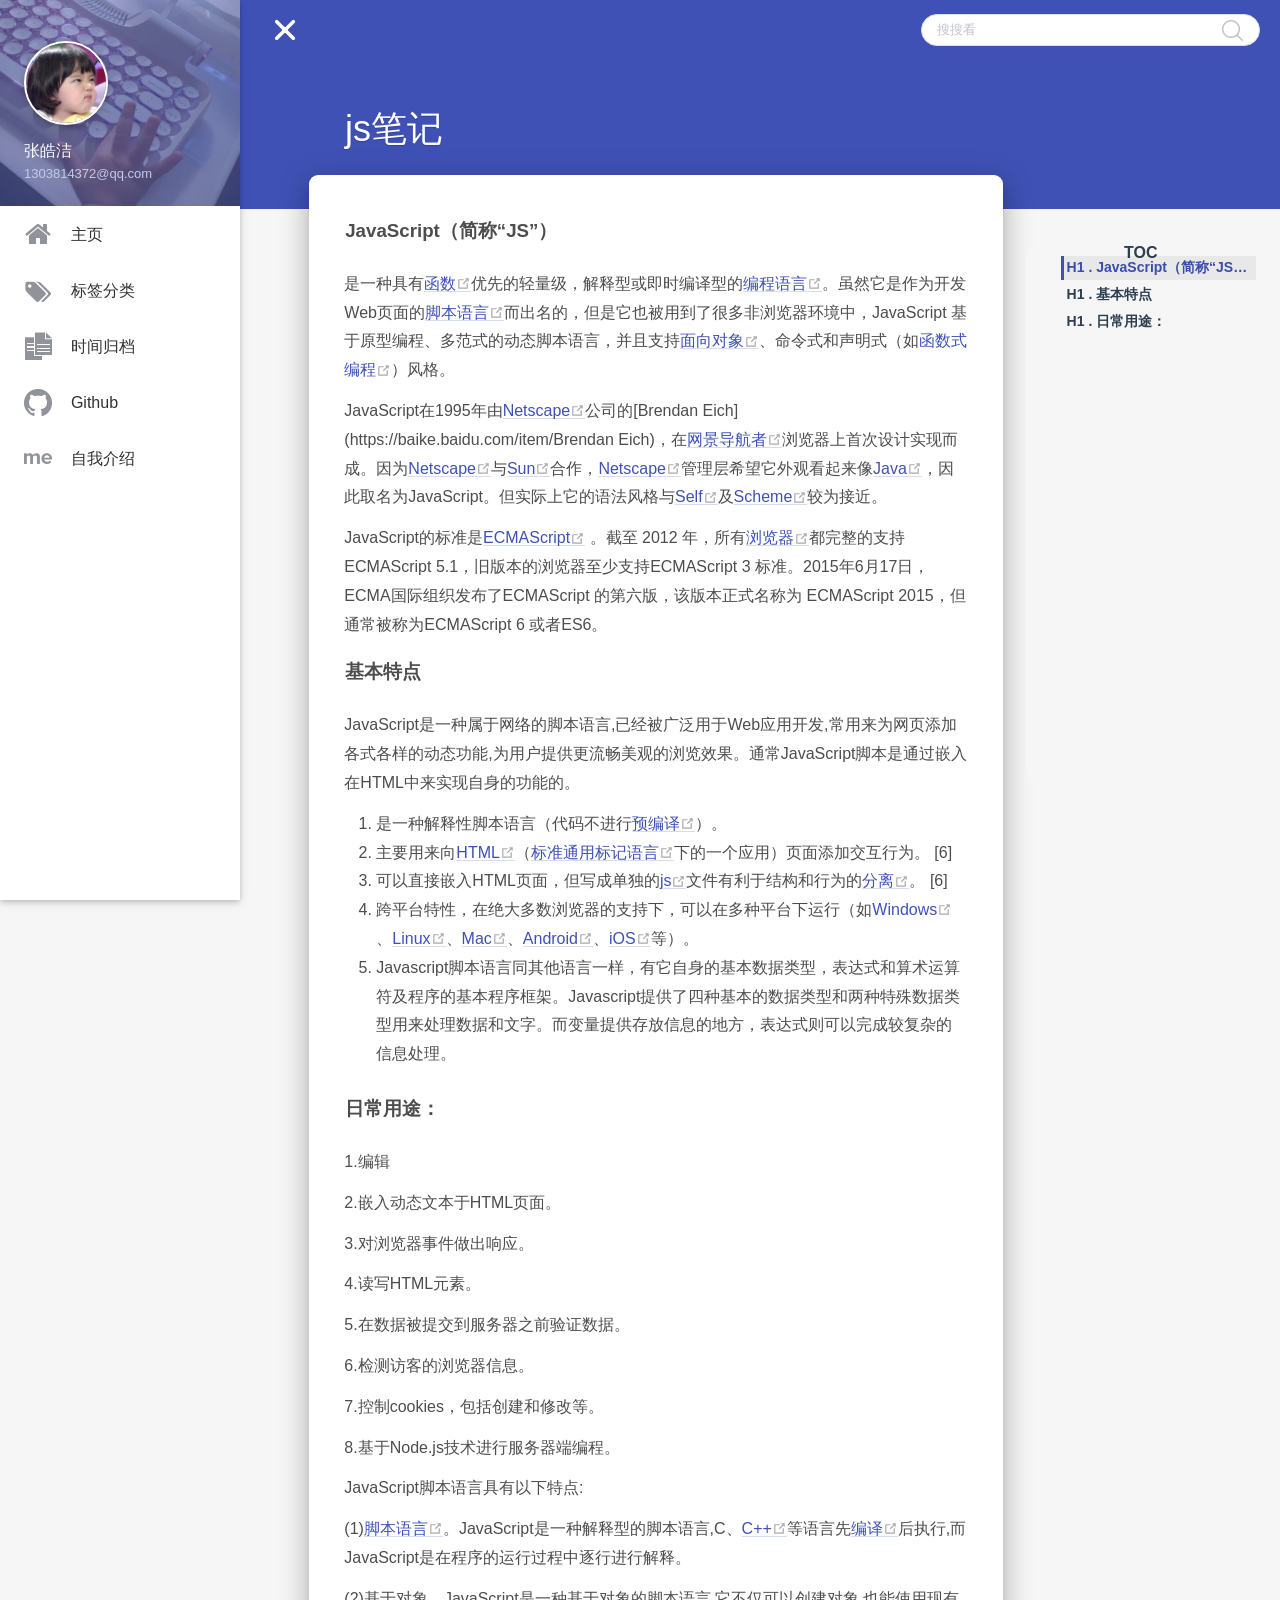
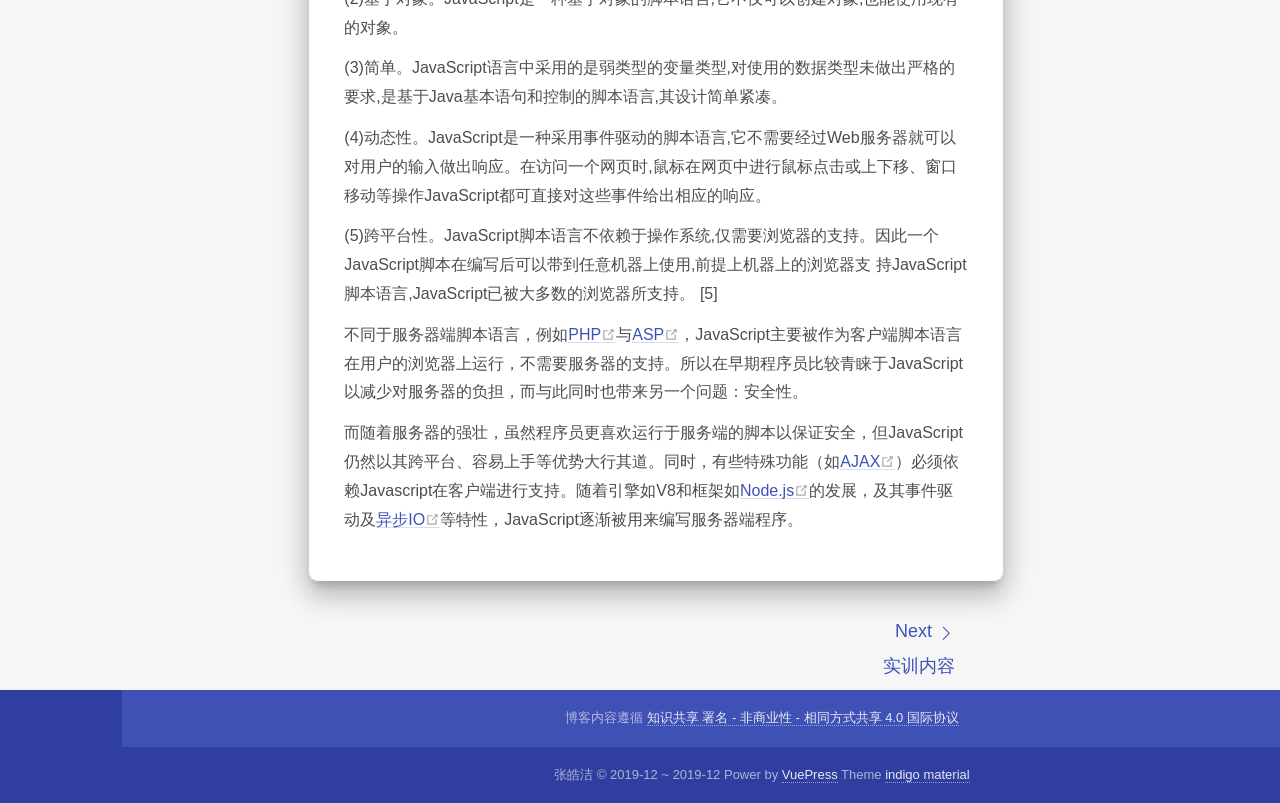
<file: posts/js.html>
<!DOCTYPE html>
<html lang="zh-CN">
  <head>
    <meta charset="utf-8" />
    <meta
      name="viewport"
      content="width=device-width, initial-scale=1, maximum-scale=1, user-scalable=no, minimal-ui"
    />
    <title>js笔记 | 张皓洁</title>
    <meta name="description" content="abc" />
    <meta property="og:type" content="website" />
    <meta property="og:title" content="js笔记 | 张皓洁" />
    <meta property="og:site_name" content="js笔记 | 张皓洁" />
    <meta property="og:locale" content="zh-CN" />
    <meta name="twitter:card" content="summary" />
    <meta name="twitter:title" content="js笔记 | 张皓洁" />
    <link rel="shortcut icon" href="/favicon.ico">
    
    <link rel="preload" href="/assets/css/0.styles.0964d28f.css" as="style"><link rel="preload" href="/assets/js/app.4f5b1971.js" as="script"><link rel="preload" href="/assets/js/1.691902e7.js" as="script"><link rel="preload" href="/assets/js/14.6bc6c71c.js" as="script"><link rel="preload" href="/assets/js/5.68c0f73b.js" as="script"><link rel="preload" href="/assets/js/7.b1d1a3c7.js" as="script"><link rel="preload" href="/assets/js/9.c16d6f98.js" as="script"><link rel="preload" href="/assets/js/6.cf863b70.js" as="script"><link rel="preload" href="/assets/js/21.1a0c72f8.js" as="script"><link rel="preload" href="/assets/js/13.61227677.js" as="script"><link rel="preload" href="/assets/js/15.c42c6483.js" as="script"><link rel="prefetch" href="/assets/js/10.82ed8db1.js"><link rel="prefetch" href="/assets/js/11.a51514e5.js"><link rel="prefetch" href="/assets/js/12.e8232952.js"><link rel="prefetch" href="/assets/js/16.7a9277a4.js"><link rel="prefetch" href="/assets/js/17.2fbd62d2.js"><link rel="prefetch" href="/assets/js/18.4cd6c1b8.js"><link rel="prefetch" href="/assets/js/19.3fa0ea45.js"><link rel="prefetch" href="/assets/js/20.79f3778d.js"><link rel="prefetch" href="/assets/js/22.1a879f1c.js"><link rel="prefetch" href="/assets/js/23.416208cc.js"><link rel="prefetch" href="/assets/js/24.4c0d2a50.js"><link rel="prefetch" href="/assets/js/4.61eb1fcd.js"><link rel="prefetch" href="/assets/js/8.ef8f00b3.js"><link rel="prefetch" href="/assets/js/search.cb2318a5.js">
    <link rel="stylesheet" href="/assets/css/0.styles.0964d28f.css">
  </head>
  <body>
    <div id="loader-wrapper" style="display: none;opacity:0">
      <div id="loader"></div>
      <div class="loader-section section-left"></div>
      <div class="loader-section section-right"></div>
    </div>
    <div id="app" data-server-rendered="true"><div style="height:100%;" data-v-60762676><section class="el-container main-container" data-v-60762676><aside class="el-aside menu" style="width:auto;" data-v-09011f04 data-v-60762676><ul role="menubar" class="menu-wrap el-menu" style="background-color:;" data-v-09011f04><li data-v-09011f04><div class="brand-wrap" style="background-image:url(/haizidjianp.jpg);" data-v-09011f04><div class="brand" data-v-09011f04><a href="/" class="avatar waves-effect waves-circle waves-light router-link-active" data-v-09011f04><img src="/haiz.jpg" data-v-09011f04></a> <hgroup class="introduce" data-v-09011f04><div class="nickname" data-v-09011f04>张皓洁</div> <a title="1303814372@qq.com" class="mail" data-v-09011f04>1303814372@qq.com</a></hgroup></div></div></li> <li role="menuitem" tabindex="-1" class="el-menu-item" style="padding-left:20px;color:;background-color:;" data-v-09011f04><i class="iconfont icon-home" data-v-09011f04></i> <span class="item-title" data-v-09011f04>主页</span></li> <li role="menuitem" tabindex="-1" class="el-menu-item" style="padding-left:20px;color:;background-color:;" data-v-09011f04><i class="iconfont icon-biaoqian" data-v-09011f04></i> <span class="item-title" data-v-09011f04>标签分类</span></li> <li role="menuitem" tabindex="-1" class="el-menu-item" style="padding-left:20px;color:;background-color:;" data-v-09011f04><i class="iconfont icon-wenzhang" data-v-09011f04></i> <span class="item-title" data-v-09011f04>时间归档</span></li> <li role="menuitem" tabindex="-1" class="el-menu-item" style="padding-left:20px;color:;background-color:;" data-v-09011f04><i class="iconfont icon-github" data-v-09011f04></i> <span class="item-title" data-v-09011f04>Github</span></li> <li role="menuitem" tabindex="-1" class="el-menu-item" style="padding-left:20px;color:;background-color:;" data-v-09011f04><i class="iconfont icon-aboutme" data-v-09011f04></i> <span class="item-title" data-v-09011f04>自我介绍</span></li></ul></aside> <section class="el-container container-warp" data-v-60762676><header id="topHeader" class="el-header top-header" style="height:60px;padding-left:260px;" data-v-7429231c data-v-60762676><div class="header-warp el-row is-align-middle el-row--flex" data-v-7429231c><div class="el-col el-col-12 el-col-xs-7" data-v-7429231c><div class="el-row is-align-middle el-row--flex" data-v-7429231c><div class="el-col el-col-2" data-v-7429231c><button type="button" class="el-button el-button--primary is-circle" data-v-7429231c><!----><!----><span><i class="iconfont icon-caidan" data-v-7429231c></i></span></button></div></div></div> <div class="el-col el-col-20 el-col-xs-24" data-v-7429231c><div class="grid-content bg-purple-light" data-v-7429231c><div class="el-row is-justify-end is-align-middle el-row--flex" data-v-7429231c><div class="el-col el-col-13 el-col-xs-24 el-col-sm-21 el-col-md-17 el-col-lg-13" data-v-7429231c><div aria-haspopup="listbox" role="combobox" aria-owns="el-autocomplete-8177" class="el-autocomplete search-input" data-v-7429231c><div class="el-input el-input--small el-input--suffix"><!----><input type="text" autocomplete="off" valueKey="value" popperClass="search-popper" placeholder="搜搜看" fetchSuggestions="function () { [native code] }" debounce="300" placement="bottom-start" popperAppendToBody="true" value="" class="el-input__inner"><!----><span class="el-input__suffix"><span class="el-input__suffix-inner"><i class="el-input__icon el-icon-search search-ico" data-v-7429231c></i><!----></span><!----></span><!----></div><div role="region" class="el-autocomplete-suggestion el-popper search-popper" style="width:;display:none;"><div class="el-scrollbar"><div class="el-autocomplete-suggestion__wrap el-scrollbar__wrap el-scrollbar__wrap--hidden-default"><ul class="el-scrollbar__view el-autocomplete-suggestion__list"></ul></div><div class="el-scrollbar__bar is-horizontal"><div class="el-scrollbar__thumb" style="width:0;transform:translateX(0%);ms-transform:translateX(0%);webkit-transform:translateX(0%);"></div></div><div class="el-scrollbar__bar is-vertical"><div class="el-scrollbar__thumb" style="height:0;transform:translateY(0%);ms-transform:translateY(0%);webkit-transform:translateY(0%);"></div></div></div></div></div></div></div></div></div></div></header> <main class="el-main my-main" style="margin-left:240px;" data-v-4fec0d22 data-v-60762676><div class="content-header index-header" data-v-0d2aefce data-v-4fec0d22><div class="container fade-scale in" data-v-0d2aefce><h1 id="conentHeader" class="title" data-v-0d2aefce>js笔记</h1> <h5 class="subtitle" data-v-0d2aefce></h5></div></div> <div data-v-62816cfb data-v-4fec0d22><div class="post-content el-row is-justify-center el-row--flex" data-v-62816cfb><div id="post-card" class="post-card post-sign el-col el-col-16 el-col-xs-24 el-col-sm-23 el-col-md-23 el-col-lg-16" data-v-62816cfb><div class="content__default" data-v-62816cfb><h1 id="javascript（简称“js”）"><a href="#javascript（简称“js”）" class="header-anchor">#</a> JavaScript（简称“JS”）</h1> <p>是一种具有<a href="https://baike.baidu.com/item/%E5%87%BD%E6%95%B0/301912" target="_blank" rel="noopener noreferrer">函数<svg xmlns="http://www.w3.org/2000/svg" aria-hidden="true" x="0px" y="0px" viewBox="0 0 100 100" width="15" height="15" class="icon outbound"><path fill="currentColor" d="M18.8,85.1h56l0,0c2.2,0,4-1.8,4-4v-32h-8v28h-48v-48h28v-8h-32l0,0c-2.2,0-4,1.8-4,4v56C14.8,83.3,16.6,85.1,18.8,85.1z"></path> <polygon fill="currentColor" points="45.7,48.7 51.3,54.3 77.2,28.5 77.2,37.2 85.2,37.2 85.2,14.9 62.8,14.9 62.8,22.9 71.5,22.9"></polygon></svg></a>优先的轻量级，解释型或即时编译型的<a href="https://baike.baidu.com/item/%E7%BC%96%E7%A8%8B%E8%AF%AD%E8%A8%80/9845131" target="_blank" rel="noopener noreferrer">编程语言<svg xmlns="http://www.w3.org/2000/svg" aria-hidden="true" x="0px" y="0px" viewBox="0 0 100 100" width="15" height="15" class="icon outbound"><path fill="currentColor" d="M18.8,85.1h56l0,0c2.2,0,4-1.8,4-4v-32h-8v28h-48v-48h28v-8h-32l0,0c-2.2,0-4,1.8-4,4v56C14.8,83.3,16.6,85.1,18.8,85.1z"></path> <polygon fill="currentColor" points="45.7,48.7 51.3,54.3 77.2,28.5 77.2,37.2 85.2,37.2 85.2,14.9 62.8,14.9 62.8,22.9 71.5,22.9"></polygon></svg></a>。虽然它是作为开发Web页面的<a href="https://baike.baidu.com/item/%E8%84%9A%E6%9C%AC%E8%AF%AD%E8%A8%80/1379708" target="_blank" rel="noopener noreferrer">脚本语言<svg xmlns="http://www.w3.org/2000/svg" aria-hidden="true" x="0px" y="0px" viewBox="0 0 100 100" width="15" height="15" class="icon outbound"><path fill="currentColor" d="M18.8,85.1h56l0,0c2.2,0,4-1.8,4-4v-32h-8v28h-48v-48h28v-8h-32l0,0c-2.2,0-4,1.8-4,4v56C14.8,83.3,16.6,85.1,18.8,85.1z"></path> <polygon fill="currentColor" points="45.7,48.7 51.3,54.3 77.2,28.5 77.2,37.2 85.2,37.2 85.2,14.9 62.8,14.9 62.8,22.9 71.5,22.9"></polygon></svg></a>而出名的，但是它也被用到了很多非浏览器环境中，JavaScript 基于原型编程、多范式的动态脚本语言，并且支持<a href="https://baike.baidu.com/item/%E9%9D%A2%E5%90%91%E5%AF%B9%E8%B1%A1/2262089" target="_blank" rel="noopener noreferrer">面向对象<svg xmlns="http://www.w3.org/2000/svg" aria-hidden="true" x="0px" y="0px" viewBox="0 0 100 100" width="15" height="15" class="icon outbound"><path fill="currentColor" d="M18.8,85.1h56l0,0c2.2,0,4-1.8,4-4v-32h-8v28h-48v-48h28v-8h-32l0,0c-2.2,0-4,1.8-4,4v56C14.8,83.3,16.6,85.1,18.8,85.1z"></path> <polygon fill="currentColor" points="45.7,48.7 51.3,54.3 77.2,28.5 77.2,37.2 85.2,37.2 85.2,14.9 62.8,14.9 62.8,22.9 71.5,22.9"></polygon></svg></a>、命令式和声明式（如<a href="https://baike.baidu.com/item/%E5%87%BD%E6%95%B0%E5%BC%8F%E7%BC%96%E7%A8%8B/4035031" target="_blank" rel="noopener noreferrer">函数式编程<svg xmlns="http://www.w3.org/2000/svg" aria-hidden="true" x="0px" y="0px" viewBox="0 0 100 100" width="15" height="15" class="icon outbound"><path fill="currentColor" d="M18.8,85.1h56l0,0c2.2,0,4-1.8,4-4v-32h-8v28h-48v-48h28v-8h-32l0,0c-2.2,0-4,1.8-4,4v56C14.8,83.3,16.6,85.1,18.8,85.1z"></path> <polygon fill="currentColor" points="45.7,48.7 51.3,54.3 77.2,28.5 77.2,37.2 85.2,37.2 85.2,14.9 62.8,14.9 62.8,22.9 71.5,22.9"></polygon></svg></a>）风格。</p> <p>JavaScript在1995年由<a href="https://baike.baidu.com/item/Netscape" target="_blank" rel="noopener noreferrer">Netscape<svg xmlns="http://www.w3.org/2000/svg" aria-hidden="true" x="0px" y="0px" viewBox="0 0 100 100" width="15" height="15" class="icon outbound"><path fill="currentColor" d="M18.8,85.1h56l0,0c2.2,0,4-1.8,4-4v-32h-8v28h-48v-48h28v-8h-32l0,0c-2.2,0-4,1.8-4,4v56C14.8,83.3,16.6,85.1,18.8,85.1z"></path> <polygon fill="currentColor" points="45.7,48.7 51.3,54.3 77.2,28.5 77.2,37.2 85.2,37.2 85.2,14.9 62.8,14.9 62.8,22.9 71.5,22.9"></polygon></svg></a>公司的[Brendan Eich](https://baike.baidu.com/item/Brendan Eich)，在<a href="https://baike.baidu.com/item/%E7%BD%91%E6%99%AF%E5%AF%BC%E8%88%AA%E8%80%85/10404300" target="_blank" rel="noopener noreferrer">网景导航者<svg xmlns="http://www.w3.org/2000/svg" aria-hidden="true" x="0px" y="0px" viewBox="0 0 100 100" width="15" height="15" class="icon outbound"><path fill="currentColor" d="M18.8,85.1h56l0,0c2.2,0,4-1.8,4-4v-32h-8v28h-48v-48h28v-8h-32l0,0c-2.2,0-4,1.8-4,4v56C14.8,83.3,16.6,85.1,18.8,85.1z"></path> <polygon fill="currentColor" points="45.7,48.7 51.3,54.3 77.2,28.5 77.2,37.2 85.2,37.2 85.2,14.9 62.8,14.9 62.8,22.9 71.5,22.9"></polygon></svg></a>浏览器上首次设计实现而成。因为<a href="https://baike.baidu.com/item/Netscape" target="_blank" rel="noopener noreferrer">Netscape<svg xmlns="http://www.w3.org/2000/svg" aria-hidden="true" x="0px" y="0px" viewBox="0 0 100 100" width="15" height="15" class="icon outbound"><path fill="currentColor" d="M18.8,85.1h56l0,0c2.2,0,4-1.8,4-4v-32h-8v28h-48v-48h28v-8h-32l0,0c-2.2,0-4,1.8-4,4v56C14.8,83.3,16.6,85.1,18.8,85.1z"></path> <polygon fill="currentColor" points="45.7,48.7 51.3,54.3 77.2,28.5 77.2,37.2 85.2,37.2 85.2,14.9 62.8,14.9 62.8,22.9 71.5,22.9"></polygon></svg></a>与<a href="https://baike.baidu.com/item/Sun/69463" target="_blank" rel="noopener noreferrer">Sun<svg xmlns="http://www.w3.org/2000/svg" aria-hidden="true" x="0px" y="0px" viewBox="0 0 100 100" width="15" height="15" class="icon outbound"><path fill="currentColor" d="M18.8,85.1h56l0,0c2.2,0,4-1.8,4-4v-32h-8v28h-48v-48h28v-8h-32l0,0c-2.2,0-4,1.8-4,4v56C14.8,83.3,16.6,85.1,18.8,85.1z"></path> <polygon fill="currentColor" points="45.7,48.7 51.3,54.3 77.2,28.5 77.2,37.2 85.2,37.2 85.2,14.9 62.8,14.9 62.8,22.9 71.5,22.9"></polygon></svg></a>合作，<a href="https://baike.baidu.com/item/Netscape" target="_blank" rel="noopener noreferrer">Netscape<svg xmlns="http://www.w3.org/2000/svg" aria-hidden="true" x="0px" y="0px" viewBox="0 0 100 100" width="15" height="15" class="icon outbound"><path fill="currentColor" d="M18.8,85.1h56l0,0c2.2,0,4-1.8,4-4v-32h-8v28h-48v-48h28v-8h-32l0,0c-2.2,0-4,1.8-4,4v56C14.8,83.3,16.6,85.1,18.8,85.1z"></path> <polygon fill="currentColor" points="45.7,48.7 51.3,54.3 77.2,28.5 77.2,37.2 85.2,37.2 85.2,14.9 62.8,14.9 62.8,22.9 71.5,22.9"></polygon></svg></a>管理层希望它外观看起来像<a href="https://baike.baidu.com/item/Java/85979" target="_blank" rel="noopener noreferrer">Java<svg xmlns="http://www.w3.org/2000/svg" aria-hidden="true" x="0px" y="0px" viewBox="0 0 100 100" width="15" height="15" class="icon outbound"><path fill="currentColor" d="M18.8,85.1h56l0,0c2.2,0,4-1.8,4-4v-32h-8v28h-48v-48h28v-8h-32l0,0c-2.2,0-4,1.8-4,4v56C14.8,83.3,16.6,85.1,18.8,85.1z"></path> <polygon fill="currentColor" points="45.7,48.7 51.3,54.3 77.2,28.5 77.2,37.2 85.2,37.2 85.2,14.9 62.8,14.9 62.8,22.9 71.5,22.9"></polygon></svg></a>，因此取名为JavaScript。但实际上它的语法风格与<a href="https://baike.baidu.com/item/Self/4959923" target="_blank" rel="noopener noreferrer">Self<svg xmlns="http://www.w3.org/2000/svg" aria-hidden="true" x="0px" y="0px" viewBox="0 0 100 100" width="15" height="15" class="icon outbound"><path fill="currentColor" d="M18.8,85.1h56l0,0c2.2,0,4-1.8,4-4v-32h-8v28h-48v-48h28v-8h-32l0,0c-2.2,0-4,1.8-4,4v56C14.8,83.3,16.6,85.1,18.8,85.1z"></path> <polygon fill="currentColor" points="45.7,48.7 51.3,54.3 77.2,28.5 77.2,37.2 85.2,37.2 85.2,14.9 62.8,14.9 62.8,22.9 71.5,22.9"></polygon></svg></a>及<a href="https://baike.baidu.com/item/Scheme" target="_blank" rel="noopener noreferrer">Scheme<svg xmlns="http://www.w3.org/2000/svg" aria-hidden="true" x="0px" y="0px" viewBox="0 0 100 100" width="15" height="15" class="icon outbound"><path fill="currentColor" d="M18.8,85.1h56l0,0c2.2,0,4-1.8,4-4v-32h-8v28h-48v-48h28v-8h-32l0,0c-2.2,0-4,1.8-4,4v56C14.8,83.3,16.6,85.1,18.8,85.1z"></path> <polygon fill="currentColor" points="45.7,48.7 51.3,54.3 77.2,28.5 77.2,37.2 85.2,37.2 85.2,14.9 62.8,14.9 62.8,22.9 71.5,22.9"></polygon></svg></a>较为接近。</p> <p>JavaScript的标准是<a href="https://baike.baidu.com/item/ECMAScript/1889420" target="_blank" rel="noopener noreferrer">ECMAScript<svg xmlns="http://www.w3.org/2000/svg" aria-hidden="true" x="0px" y="0px" viewBox="0 0 100 100" width="15" height="15" class="icon outbound"><path fill="currentColor" d="M18.8,85.1h56l0,0c2.2,0,4-1.8,4-4v-32h-8v28h-48v-48h28v-8h-32l0,0c-2.2,0-4,1.8-4,4v56C14.8,83.3,16.6,85.1,18.8,85.1z"></path> <polygon fill="currentColor" points="45.7,48.7 51.3,54.3 77.2,28.5 77.2,37.2 85.2,37.2 85.2,14.9 62.8,14.9 62.8,22.9 71.5,22.9"></polygon></svg></a> 。截至 2012 年，所有<a href="https://baike.baidu.com/item/%E6%B5%8F%E8%A7%88%E5%99%A8/213911" target="_blank" rel="noopener noreferrer">浏览器<svg xmlns="http://www.w3.org/2000/svg" aria-hidden="true" x="0px" y="0px" viewBox="0 0 100 100" width="15" height="15" class="icon outbound"><path fill="currentColor" d="M18.8,85.1h56l0,0c2.2,0,4-1.8,4-4v-32h-8v28h-48v-48h28v-8h-32l0,0c-2.2,0-4,1.8-4,4v56C14.8,83.3,16.6,85.1,18.8,85.1z"></path> <polygon fill="currentColor" points="45.7,48.7 51.3,54.3 77.2,28.5 77.2,37.2 85.2,37.2 85.2,14.9 62.8,14.9 62.8,22.9 71.5,22.9"></polygon></svg></a>都完整的支持ECMAScript 5.1，旧版本的浏览器至少支持ECMAScript 3 标准。2015年6月17日，ECMA国际组织发布了ECMAScript 的第六版，该版本正式名称为 ECMAScript 2015，但通常被称为ECMAScript 6 或者ES6。</p> <h1 id="基本特点"><a href="#基本特点" class="header-anchor">#</a> 基本特点</h1> <p>JavaScript是一种属于网络的脚本语言,已经被广泛用于Web应用开发,常用来为网页添加各式各样的动态功能,为用户提供更流畅美观的浏览效果。通常JavaScript脚本是通过嵌入在HTML中来实现自身的功能的。</p> <ol><li>是一种解释性脚本语言（代码不进行<a href="https://baike.baidu.com/item/%E9%A2%84%E7%BC%96%E8%AF%91" target="_blank" rel="noopener noreferrer">预编译<svg xmlns="http://www.w3.org/2000/svg" aria-hidden="true" x="0px" y="0px" viewBox="0 0 100 100" width="15" height="15" class="icon outbound"><path fill="currentColor" d="M18.8,85.1h56l0,0c2.2,0,4-1.8,4-4v-32h-8v28h-48v-48h28v-8h-32l0,0c-2.2,0-4,1.8-4,4v56C14.8,83.3,16.6,85.1,18.8,85.1z"></path> <polygon fill="currentColor" points="45.7,48.7 51.3,54.3 77.2,28.5 77.2,37.2 85.2,37.2 85.2,14.9 62.8,14.9 62.8,22.9 71.5,22.9"></polygon></svg></a>）。</li> <li>主要用来向<a href="https://baike.baidu.com/item/HTML" target="_blank" rel="noopener noreferrer">HTML<svg xmlns="http://www.w3.org/2000/svg" aria-hidden="true" x="0px" y="0px" viewBox="0 0 100 100" width="15" height="15" class="icon outbound"><path fill="currentColor" d="M18.8,85.1h56l0,0c2.2,0,4-1.8,4-4v-32h-8v28h-48v-48h28v-8h-32l0,0c-2.2,0-4,1.8-4,4v56C14.8,83.3,16.6,85.1,18.8,85.1z"></path> <polygon fill="currentColor" points="45.7,48.7 51.3,54.3 77.2,28.5 77.2,37.2 85.2,37.2 85.2,14.9 62.8,14.9 62.8,22.9 71.5,22.9"></polygon></svg></a>（<a href="https://baike.baidu.com/item/%E6%A0%87%E5%87%86%E9%80%9A%E7%94%A8%E6%A0%87%E8%AE%B0%E8%AF%AD%E8%A8%80" target="_blank" rel="noopener noreferrer">标准通用标记语言<svg xmlns="http://www.w3.org/2000/svg" aria-hidden="true" x="0px" y="0px" viewBox="0 0 100 100" width="15" height="15" class="icon outbound"><path fill="currentColor" d="M18.8,85.1h56l0,0c2.2,0,4-1.8,4-4v-32h-8v28h-48v-48h28v-8h-32l0,0c-2.2,0-4,1.8-4,4v56C14.8,83.3,16.6,85.1,18.8,85.1z"></path> <polygon fill="currentColor" points="45.7,48.7 51.3,54.3 77.2,28.5 77.2,37.2 85.2,37.2 85.2,14.9 62.8,14.9 62.8,22.9 71.5,22.9"></polygon></svg></a>下的一个应用）页面添加交互行为。 [6]</li> <li>可以直接嵌入HTML页面，但写成单独的<a href="https://baike.baidu.com/item/js/10687961" target="_blank" rel="noopener noreferrer">js<svg xmlns="http://www.w3.org/2000/svg" aria-hidden="true" x="0px" y="0px" viewBox="0 0 100 100" width="15" height="15" class="icon outbound"><path fill="currentColor" d="M18.8,85.1h56l0,0c2.2,0,4-1.8,4-4v-32h-8v28h-48v-48h28v-8h-32l0,0c-2.2,0-4,1.8-4,4v56C14.8,83.3,16.6,85.1,18.8,85.1z"></path> <polygon fill="currentColor" points="45.7,48.7 51.3,54.3 77.2,28.5 77.2,37.2 85.2,37.2 85.2,14.9 62.8,14.9 62.8,22.9 71.5,22.9"></polygon></svg></a>文件有利于结构和行为的<a href="https://baike.baidu.com/item/%E5%88%86%E7%A6%BB" target="_blank" rel="noopener noreferrer">分离<svg xmlns="http://www.w3.org/2000/svg" aria-hidden="true" x="0px" y="0px" viewBox="0 0 100 100" width="15" height="15" class="icon outbound"><path fill="currentColor" d="M18.8,85.1h56l0,0c2.2,0,4-1.8,4-4v-32h-8v28h-48v-48h28v-8h-32l0,0c-2.2,0-4,1.8-4,4v56C14.8,83.3,16.6,85.1,18.8,85.1z"></path> <polygon fill="currentColor" points="45.7,48.7 51.3,54.3 77.2,28.5 77.2,37.2 85.2,37.2 85.2,14.9 62.8,14.9 62.8,22.9 71.5,22.9"></polygon></svg></a>。 [6]</li> <li>跨平台特性，在绝大多数浏览器的支持下，可以在多种平台下运行（如<a href="https://baike.baidu.com/item/Windows" target="_blank" rel="noopener noreferrer">Windows<svg xmlns="http://www.w3.org/2000/svg" aria-hidden="true" x="0px" y="0px" viewBox="0 0 100 100" width="15" height="15" class="icon outbound"><path fill="currentColor" d="M18.8,85.1h56l0,0c2.2,0,4-1.8,4-4v-32h-8v28h-48v-48h28v-8h-32l0,0c-2.2,0-4,1.8-4,4v56C14.8,83.3,16.6,85.1,18.8,85.1z"></path> <polygon fill="currentColor" points="45.7,48.7 51.3,54.3 77.2,28.5 77.2,37.2 85.2,37.2 85.2,14.9 62.8,14.9 62.8,22.9 71.5,22.9"></polygon></svg></a>、<a href="https://baike.baidu.com/item/Linux" target="_blank" rel="noopener noreferrer">Linux<svg xmlns="http://www.w3.org/2000/svg" aria-hidden="true" x="0px" y="0px" viewBox="0 0 100 100" width="15" height="15" class="icon outbound"><path fill="currentColor" d="M18.8,85.1h56l0,0c2.2,0,4-1.8,4-4v-32h-8v28h-48v-48h28v-8h-32l0,0c-2.2,0-4,1.8-4,4v56C14.8,83.3,16.6,85.1,18.8,85.1z"></path> <polygon fill="currentColor" points="45.7,48.7 51.3,54.3 77.2,28.5 77.2,37.2 85.2,37.2 85.2,14.9 62.8,14.9 62.8,22.9 71.5,22.9"></polygon></svg></a>、<a href="https://baike.baidu.com/item/Mac/173" target="_blank" rel="noopener noreferrer">Mac<svg xmlns="http://www.w3.org/2000/svg" aria-hidden="true" x="0px" y="0px" viewBox="0 0 100 100" width="15" height="15" class="icon outbound"><path fill="currentColor" d="M18.8,85.1h56l0,0c2.2,0,4-1.8,4-4v-32h-8v28h-48v-48h28v-8h-32l0,0c-2.2,0-4,1.8-4,4v56C14.8,83.3,16.6,85.1,18.8,85.1z"></path> <polygon fill="currentColor" points="45.7,48.7 51.3,54.3 77.2,28.5 77.2,37.2 85.2,37.2 85.2,14.9 62.8,14.9 62.8,22.9 71.5,22.9"></polygon></svg></a>、<a href="https://baike.baidu.com/item/Android/60243" target="_blank" rel="noopener noreferrer">Android<svg xmlns="http://www.w3.org/2000/svg" aria-hidden="true" x="0px" y="0px" viewBox="0 0 100 100" width="15" height="15" class="icon outbound"><path fill="currentColor" d="M18.8,85.1h56l0,0c2.2,0,4-1.8,4-4v-32h-8v28h-48v-48h28v-8h-32l0,0c-2.2,0-4,1.8-4,4v56C14.8,83.3,16.6,85.1,18.8,85.1z"></path> <polygon fill="currentColor" points="45.7,48.7 51.3,54.3 77.2,28.5 77.2,37.2 85.2,37.2 85.2,14.9 62.8,14.9 62.8,22.9 71.5,22.9"></polygon></svg></a>、<a href="https://baike.baidu.com/item/iOS/45705" target="_blank" rel="noopener noreferrer">iOS<svg xmlns="http://www.w3.org/2000/svg" aria-hidden="true" x="0px" y="0px" viewBox="0 0 100 100" width="15" height="15" class="icon outbound"><path fill="currentColor" d="M18.8,85.1h56l0,0c2.2,0,4-1.8,4-4v-32h-8v28h-48v-48h28v-8h-32l0,0c-2.2,0-4,1.8-4,4v56C14.8,83.3,16.6,85.1,18.8,85.1z"></path> <polygon fill="currentColor" points="45.7,48.7 51.3,54.3 77.2,28.5 77.2,37.2 85.2,37.2 85.2,14.9 62.8,14.9 62.8,22.9 71.5,22.9"></polygon></svg></a>等）。</li> <li>Javascript脚本语言同其他语言一样，有它自身的基本数据类型，表达式和算术运算符及程序的基本程序框架。Javascript提供了四种基本的数据类型和两种特殊数据类型用来处理数据和文字。而变量提供存放信息的地方，表达式则可以完成较复杂的信息处理。</li></ol> <h1 id="日常用途："><a href="#日常用途：" class="header-anchor">#</a> 日常用途：</h1> <p>1.编辑</p> <p>2.嵌入动态文本于HTML页面。</p> <p>3.对浏览器事件做出响应。</p> <p>4.读写HTML元素。</p> <p>5.在数据被提交到服务器之前验证数据。</p> <p>6.检测访客的浏览器信息。</p> <p>7.控制cookies，包括创建和修改等。</p> <p>8.基于Node.js技术进行服务器端编程。</p> <p>JavaScript脚本语言具有以下特点:</p> <p>(1)<a href="https://baike.baidu.com/item/%E8%84%9A%E6%9C%AC%E8%AF%AD%E8%A8%80" target="_blank" rel="noopener noreferrer">脚本语言<svg xmlns="http://www.w3.org/2000/svg" aria-hidden="true" x="0px" y="0px" viewBox="0 0 100 100" width="15" height="15" class="icon outbound"><path fill="currentColor" d="M18.8,85.1h56l0,0c2.2,0,4-1.8,4-4v-32h-8v28h-48v-48h28v-8h-32l0,0c-2.2,0-4,1.8-4,4v56C14.8,83.3,16.6,85.1,18.8,85.1z"></path> <polygon fill="currentColor" points="45.7,48.7 51.3,54.3 77.2,28.5 77.2,37.2 85.2,37.2 85.2,14.9 62.8,14.9 62.8,22.9 71.5,22.9"></polygon></svg></a>。JavaScript是一种解释型的脚本语言,C、<a href="https://baike.baidu.com/item/C%2B%2B" target="_blank" rel="noopener noreferrer">C++<svg xmlns="http://www.w3.org/2000/svg" aria-hidden="true" x="0px" y="0px" viewBox="0 0 100 100" width="15" height="15" class="icon outbound"><path fill="currentColor" d="M18.8,85.1h56l0,0c2.2,0,4-1.8,4-4v-32h-8v28h-48v-48h28v-8h-32l0,0c-2.2,0-4,1.8-4,4v56C14.8,83.3,16.6,85.1,18.8,85.1z"></path> <polygon fill="currentColor" points="45.7,48.7 51.3,54.3 77.2,28.5 77.2,37.2 85.2,37.2 85.2,14.9 62.8,14.9 62.8,22.9 71.5,22.9"></polygon></svg></a>等语言先<a href="https://baike.baidu.com/item/%E7%BC%96%E8%AF%91" target="_blank" rel="noopener noreferrer">编译<svg xmlns="http://www.w3.org/2000/svg" aria-hidden="true" x="0px" y="0px" viewBox="0 0 100 100" width="15" height="15" class="icon outbound"><path fill="currentColor" d="M18.8,85.1h56l0,0c2.2,0,4-1.8,4-4v-32h-8v28h-48v-48h28v-8h-32l0,0c-2.2,0-4,1.8-4,4v56C14.8,83.3,16.6,85.1,18.8,85.1z"></path> <polygon fill="currentColor" points="45.7,48.7 51.3,54.3 77.2,28.5 77.2,37.2 85.2,37.2 85.2,14.9 62.8,14.9 62.8,22.9 71.5,22.9"></polygon></svg></a>后执行,而JavaScript是在程序的运行过程中逐行进行解释。</p> <p>(2)基于对象。JavaScript是一种基于对象的脚本语言,它不仅可以创建对象,也能使用现有的对象。</p> <p>(3)简单。JavaScript语言中采用的是弱类型的变量类型,对使用的数据类型未做出严格的要求,是基于Java基本语句和控制的脚本语言,其设计简单紧凑。</p> <p>(4)动态性。JavaScript是一种采用事件驱动的脚本语言,它不需要经过Web服务器就可以对用户的输入做出响应。在访问一个网页时,鼠标在网页中进行鼠标点击或上下移、窗口移动等操作JavaScript都可直接对这些事件给出相应的响应。</p> <p>(5)跨平台性。JavaScript脚本语言不依赖于操作系统,仅需要浏览器的支持。因此一个JavaScript脚本在编写后可以带到任意机器上使用,前提上机器上的浏览器支 持JavaScript脚本语言,JavaScript已被大多数的浏览器所支持。 [5]</p> <p>不同于服务器端脚本语言，例如<a href="https://baike.baidu.com/item/PHP/9337" target="_blank" rel="noopener noreferrer">PHP<svg xmlns="http://www.w3.org/2000/svg" aria-hidden="true" x="0px" y="0px" viewBox="0 0 100 100" width="15" height="15" class="icon outbound"><path fill="currentColor" d="M18.8,85.1h56l0,0c2.2,0,4-1.8,4-4v-32h-8v28h-48v-48h28v-8h-32l0,0c-2.2,0-4,1.8-4,4v56C14.8,83.3,16.6,85.1,18.8,85.1z"></path> <polygon fill="currentColor" points="45.7,48.7 51.3,54.3 77.2,28.5 77.2,37.2 85.2,37.2 85.2,14.9 62.8,14.9 62.8,22.9 71.5,22.9"></polygon></svg></a>与<a href="https://baike.baidu.com/item/ASP/128906" target="_blank" rel="noopener noreferrer">ASP<svg xmlns="http://www.w3.org/2000/svg" aria-hidden="true" x="0px" y="0px" viewBox="0 0 100 100" width="15" height="15" class="icon outbound"><path fill="currentColor" d="M18.8,85.1h56l0,0c2.2,0,4-1.8,4-4v-32h-8v28h-48v-48h28v-8h-32l0,0c-2.2,0-4,1.8-4,4v56C14.8,83.3,16.6,85.1,18.8,85.1z"></path> <polygon fill="currentColor" points="45.7,48.7 51.3,54.3 77.2,28.5 77.2,37.2 85.2,37.2 85.2,14.9 62.8,14.9 62.8,22.9 71.5,22.9"></polygon></svg></a>，JavaScript主要被作为客户端脚本语言在用户的浏览器上运行，不需要服务器的支持。所以在早期程序员比较青睐于JavaScript以减少对服务器的负担，而与此同时也带来另一个问题：安全性。</p> <p>而随着服务器的强壮，虽然程序员更喜欢运行于服务端的脚本以保证安全，但JavaScript仍然以其跨平台、容易上手等优势大行其道。同时，有些特殊功能（如<a href="https://baike.baidu.com/item/AJAX/8425" target="_blank" rel="noopener noreferrer">AJAX<svg xmlns="http://www.w3.org/2000/svg" aria-hidden="true" x="0px" y="0px" viewBox="0 0 100 100" width="15" height="15" class="icon outbound"><path fill="currentColor" d="M18.8,85.1h56l0,0c2.2,0,4-1.8,4-4v-32h-8v28h-48v-48h28v-8h-32l0,0c-2.2,0-4,1.8-4,4v56C14.8,83.3,16.6,85.1,18.8,85.1z"></path> <polygon fill="currentColor" points="45.7,48.7 51.3,54.3 77.2,28.5 77.2,37.2 85.2,37.2 85.2,14.9 62.8,14.9 62.8,22.9 71.5,22.9"></polygon></svg></a>）必须依赖Javascript在客户端进行支持。随着引擎如V8和框架如<a href="https://baike.baidu.com/item/Node.js" target="_blank" rel="noopener noreferrer">Node.js<svg xmlns="http://www.w3.org/2000/svg" aria-hidden="true" x="0px" y="0px" viewBox="0 0 100 100" width="15" height="15" class="icon outbound"><path fill="currentColor" d="M18.8,85.1h56l0,0c2.2,0,4-1.8,4-4v-32h-8v28h-48v-48h28v-8h-32l0,0c-2.2,0-4,1.8-4,4v56C14.8,83.3,16.6,85.1,18.8,85.1z"></path> <polygon fill="currentColor" points="45.7,48.7 51.3,54.3 77.2,28.5 77.2,37.2 85.2,37.2 85.2,14.9 62.8,14.9 62.8,22.9 71.5,22.9"></polygon></svg></a>的发展，及其事件驱动及<a href="https://baike.baidu.com/item/%E5%BC%82%E6%AD%A5IO" target="_blank" rel="noopener noreferrer">异步IO<svg xmlns="http://www.w3.org/2000/svg" aria-hidden="true" x="0px" y="0px" viewBox="0 0 100 100" width="15" height="15" class="icon outbound"><path fill="currentColor" d="M18.8,85.1h56l0,0c2.2,0,4-1.8,4-4v-32h-8v28h-48v-48h28v-8h-32l0,0c-2.2,0-4,1.8-4,4v56C14.8,83.3,16.6,85.1,18.8,85.1z"></path> <polygon fill="currentColor" points="45.7,48.7 51.3,54.3 77.2,28.5 77.2,37.2 85.2,37.2 85.2,14.9 62.8,14.9 62.8,22.9 71.5,22.9"></polygon></svg></a>等特性，JavaScript逐渐被用来编写服务器端程序。</p></div> <span id="footerPost" data-v-62816cfb></span></div> <div id="post-toc" class="post-toc el-col el-col-6" data-v-62816cfb><h4 class="catalog-title" data-v-62816cfb>TOC</h4> <div class="catalog-body" data-v-62816cfb><ul id="catalog-list" class="catalog-list" data-v-62816cfb></ul></div></div></div> <div class="post-nav el-row is-justify-space-around el-row--flex" data-v-62816cfb><div class="post-prev el-col el-col-7" data-v-62816cfb></div> <div class="post-next el-col el-col-7 el-col-lg-pull-5" data-v-62816cfb><div data-v-62816cfb><a href="/posts/%E5%AE%9E%E8%AE%AD.html" data-v-62816cfb>
          Next
          <i class="el-icon-arrow-right" data-v-62816cfb></i></a> <p class="nav-title" data-v-62816cfb>实训内容</p></div></div></div> <div class="el-row is-justify-center el-row--flex" data-v-62816cfb></div> <span data-v-2ab0b9b3 data-v-62816cfb><button type="button" class="el-button toc-btn el-button--primary is-circle" data-v-2ab0b9b3><!----><!----><span><i class="iconfont icon-service-directory" data-v-2ab0b9b3></i></span></button> <button type="button" class="el-button gotop-btn el-button--primary is-circle" data-v-2ab0b9b3><!----><!----><span><i class="el-icon-arrow-up" data-v-2ab0b9b3></i></span></button></span></div></main></section> <button type="button" class="el-button gotop-btn el-button--primary is-circle" style="display:none;" data-v-0ca947a2 data-v-60762676><!----><!----><span><i class="el-icon-arrow-up" data-v-0ca947a2></i></span></button></section> <footer class="el-footer container-footer" style="height:60px;" data-v-d5fdfe92 data-v-60762676><div class="footer-warp el-row is-justify-center is-align-center el-row--flex footerMargin" data-v-d5fdfe92><div class="footer-top el-col el-col-24" data-v-d5fdfe92><p class="ellipsis" data-v-d5fdfe92><span data-v-d5fdfe92>
          博客内容遵循
          <a rel="license" href="https://creativecommons.org/licenses/by-nc-sa/4.0/deed.zh" data-v-d5fdfe92>知识共享 署名 - 非商业性 - 相同方式共享 4.0 国际协议</a></span></p></div> <div class="footer-bottom el-col el-col-24" data-v-d5fdfe92><p class="ellipsis" data-v-d5fdfe92><span data-v-d5fdfe92><span data-v-d5fdfe92>
            张皓洁 © 2019-12 ~ 2019-12
          </span></span> <span data-v-d5fdfe92>
          Power by
          <a href="https://vuepress.vuejs.org/zh/" target="_blank" data-v-d5fdfe92>VuePress</a> Theme
          <a href="https://github.com/zhhlwd/vuepress-theme-indigo-material" target="_blank" data-v-d5fdfe92>indigo material</a></span></p></div></div></footer> <div class="overlay" data-v-60762676></div></div><div class="global-ui"></div></div>
    <script src="/assets/js/app.4f5b1971.js" defer></script><script src="/assets/js/1.691902e7.js" defer></script><script src="/assets/js/14.6bc6c71c.js" defer></script><script src="/assets/js/5.68c0f73b.js" defer></script><script src="/assets/js/7.b1d1a3c7.js" defer></script><script src="/assets/js/9.c16d6f98.js" defer></script><script src="/assets/js/6.cf863b70.js" defer></script><script src="/assets/js/21.1a0c72f8.js" defer></script><script src="/assets/js/13.61227677.js" defer></script><script src="/assets/js/15.c42c6483.js" defer></script>
  </body>
</html>
</file>
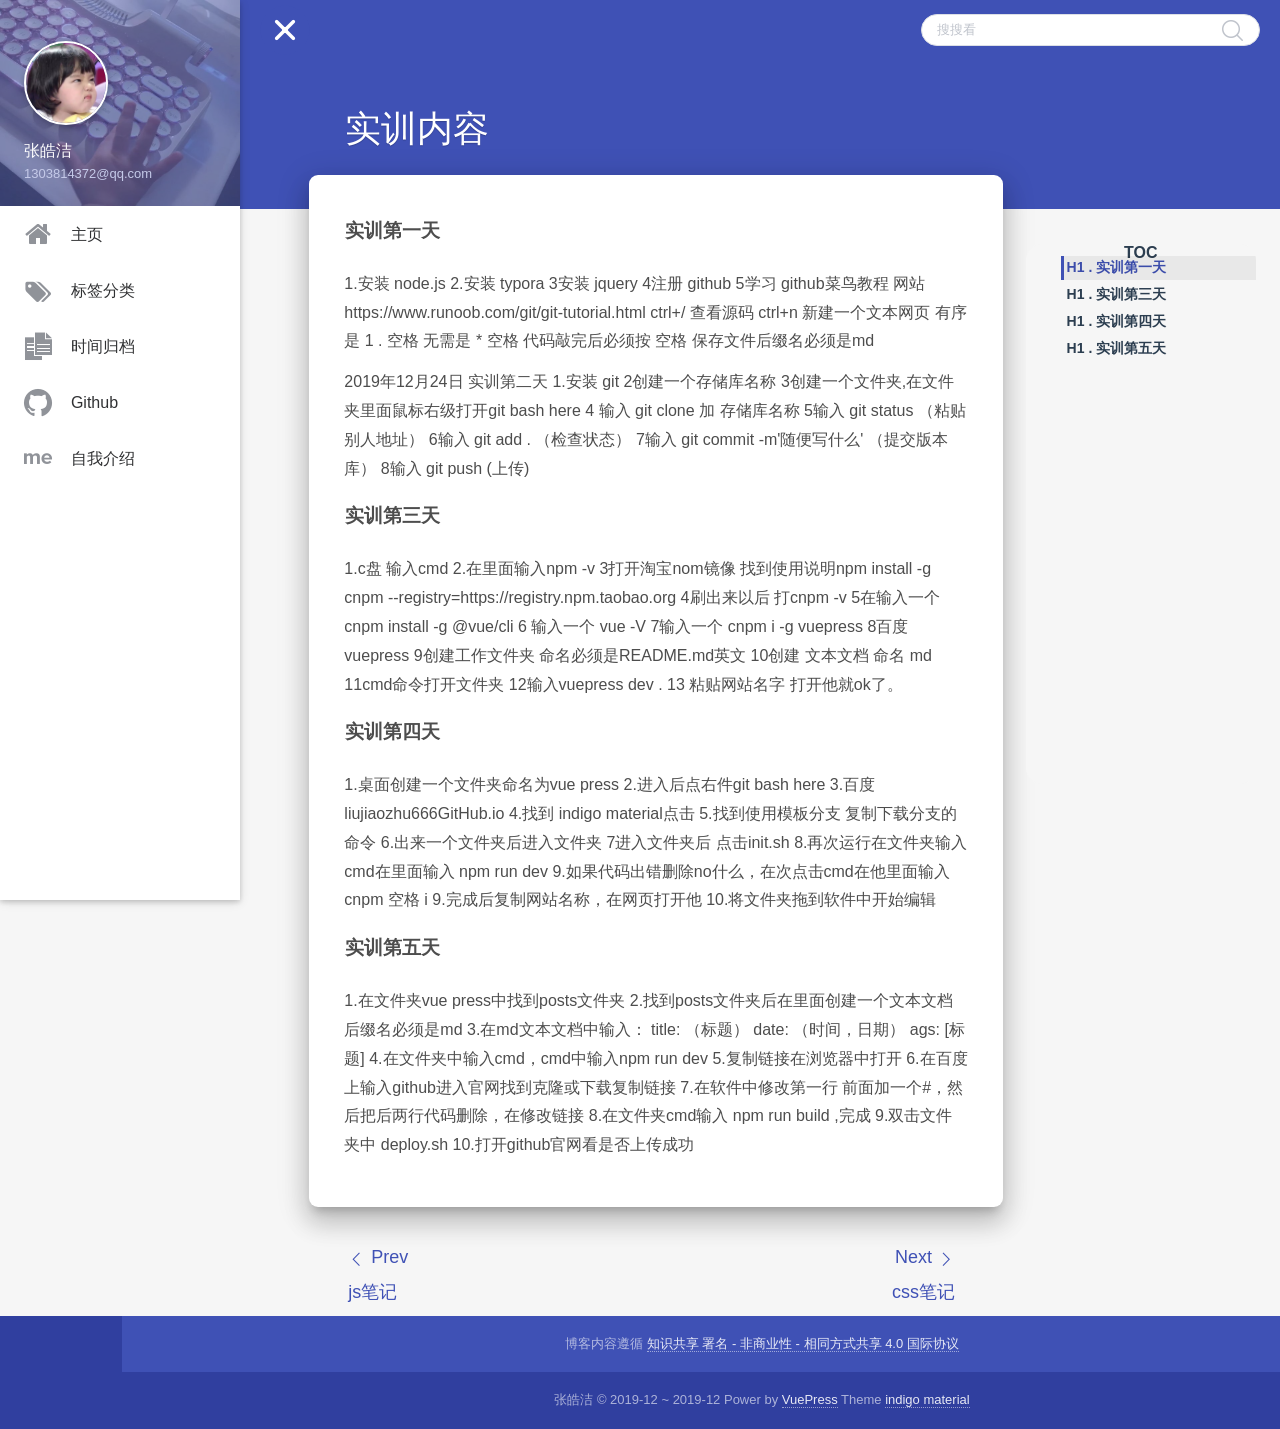
<file: posts/实训.html>
<!DOCTYPE html>
<html lang="zh-CN">
  <head>
    <meta charset="utf-8" />
    <meta
      name="viewport"
      content="width=device-width, initial-scale=1, maximum-scale=1, user-scalable=no, minimal-ui"
    />
    <title>实训内容 | 张皓洁</title>
    <meta name="description" content="abc" />
    <meta property="og:type" content="website" />
    <meta property="og:title" content="实训内容 | 张皓洁" />
    <meta property="og:site_name" content="实训内容 | 张皓洁" />
    <meta property="og:locale" content="zh-CN" />
    <meta name="twitter:card" content="summary" />
    <meta name="twitter:title" content="实训内容 | 张皓洁" />
    <link rel="shortcut icon" href="/favicon.ico">
    
    <link rel="preload" href="/assets/css/0.styles.0964d28f.css" as="style"><link rel="preload" href="/assets/js/app.4f5b1971.js" as="script"><link rel="preload" href="/assets/js/1.691902e7.js" as="script"><link rel="preload" href="/assets/js/14.6bc6c71c.js" as="script"><link rel="preload" href="/assets/js/5.68c0f73b.js" as="script"><link rel="preload" href="/assets/js/7.b1d1a3c7.js" as="script"><link rel="preload" href="/assets/js/9.c16d6f98.js" as="script"><link rel="preload" href="/assets/js/6.cf863b70.js" as="script"><link rel="preload" href="/assets/js/22.1a879f1c.js" as="script"><link rel="preload" href="/assets/js/13.61227677.js" as="script"><link rel="preload" href="/assets/js/15.c42c6483.js" as="script"><link rel="prefetch" href="/assets/js/10.82ed8db1.js"><link rel="prefetch" href="/assets/js/11.a51514e5.js"><link rel="prefetch" href="/assets/js/12.e8232952.js"><link rel="prefetch" href="/assets/js/16.7a9277a4.js"><link rel="prefetch" href="/assets/js/17.2fbd62d2.js"><link rel="prefetch" href="/assets/js/18.4cd6c1b8.js"><link rel="prefetch" href="/assets/js/19.3fa0ea45.js"><link rel="prefetch" href="/assets/js/20.79f3778d.js"><link rel="prefetch" href="/assets/js/21.1a0c72f8.js"><link rel="prefetch" href="/assets/js/23.416208cc.js"><link rel="prefetch" href="/assets/js/24.4c0d2a50.js"><link rel="prefetch" href="/assets/js/4.61eb1fcd.js"><link rel="prefetch" href="/assets/js/8.ef8f00b3.js"><link rel="prefetch" href="/assets/js/search.cb2318a5.js">
    <link rel="stylesheet" href="/assets/css/0.styles.0964d28f.css">
  </head>
  <body>
    <div id="loader-wrapper" style="display: none;opacity:0">
      <div id="loader"></div>
      <div class="loader-section section-left"></div>
      <div class="loader-section section-right"></div>
    </div>
    <div id="app" data-server-rendered="true"><div style="height:100%;" data-v-60762676><section class="el-container main-container" data-v-60762676><aside class="el-aside menu" style="width:auto;" data-v-09011f04 data-v-60762676><ul role="menubar" class="menu-wrap el-menu" style="background-color:;" data-v-09011f04><li data-v-09011f04><div class="brand-wrap" style="background-image:url(/haizidjianp.jpg);" data-v-09011f04><div class="brand" data-v-09011f04><a href="/" class="avatar waves-effect waves-circle waves-light router-link-active" data-v-09011f04><img src="/haiz.jpg" data-v-09011f04></a> <hgroup class="introduce" data-v-09011f04><div class="nickname" data-v-09011f04>张皓洁</div> <a title="1303814372@qq.com" class="mail" data-v-09011f04>1303814372@qq.com</a></hgroup></div></div></li> <li role="menuitem" tabindex="-1" class="el-menu-item" style="padding-left:20px;color:;background-color:;" data-v-09011f04><i class="iconfont icon-home" data-v-09011f04></i> <span class="item-title" data-v-09011f04>主页</span></li> <li role="menuitem" tabindex="-1" class="el-menu-item" style="padding-left:20px;color:;background-color:;" data-v-09011f04><i class="iconfont icon-biaoqian" data-v-09011f04></i> <span class="item-title" data-v-09011f04>标签分类</span></li> <li role="menuitem" tabindex="-1" class="el-menu-item" style="padding-left:20px;color:;background-color:;" data-v-09011f04><i class="iconfont icon-wenzhang" data-v-09011f04></i> <span class="item-title" data-v-09011f04>时间归档</span></li> <li role="menuitem" tabindex="-1" class="el-menu-item" style="padding-left:20px;color:;background-color:;" data-v-09011f04><i class="iconfont icon-github" data-v-09011f04></i> <span class="item-title" data-v-09011f04>Github</span></li> <li role="menuitem" tabindex="-1" class="el-menu-item" style="padding-left:20px;color:;background-color:;" data-v-09011f04><i class="iconfont icon-aboutme" data-v-09011f04></i> <span class="item-title" data-v-09011f04>自我介绍</span></li></ul></aside> <section class="el-container container-warp" data-v-60762676><header id="topHeader" class="el-header top-header" style="height:60px;padding-left:260px;" data-v-7429231c data-v-60762676><div class="header-warp el-row is-align-middle el-row--flex" data-v-7429231c><div class="el-col el-col-12 el-col-xs-7" data-v-7429231c><div class="el-row is-align-middle el-row--flex" data-v-7429231c><div class="el-col el-col-2" data-v-7429231c><button type="button" class="el-button el-button--primary is-circle" data-v-7429231c><!----><!----><span><i class="iconfont icon-caidan" data-v-7429231c></i></span></button></div></div></div> <div class="el-col el-col-20 el-col-xs-24" data-v-7429231c><div class="grid-content bg-purple-light" data-v-7429231c><div class="el-row is-justify-end is-align-middle el-row--flex" data-v-7429231c><div class="el-col el-col-13 el-col-xs-24 el-col-sm-21 el-col-md-17 el-col-lg-13" data-v-7429231c><div aria-haspopup="listbox" role="combobox" aria-owns="el-autocomplete-1850" class="el-autocomplete search-input" data-v-7429231c><div class="el-input el-input--small el-input--suffix"><!----><input type="text" autocomplete="off" valueKey="value" popperClass="search-popper" placeholder="搜搜看" fetchSuggestions="function () { [native code] }" debounce="300" placement="bottom-start" popperAppendToBody="true" value="" class="el-input__inner"><!----><span class="el-input__suffix"><span class="el-input__suffix-inner"><i class="el-input__icon el-icon-search search-ico" data-v-7429231c></i><!----></span><!----></span><!----></div><div role="region" class="el-autocomplete-suggestion el-popper search-popper" style="width:;display:none;"><div class="el-scrollbar"><div class="el-autocomplete-suggestion__wrap el-scrollbar__wrap el-scrollbar__wrap--hidden-default"><ul class="el-scrollbar__view el-autocomplete-suggestion__list"></ul></div><div class="el-scrollbar__bar is-horizontal"><div class="el-scrollbar__thumb" style="width:0;transform:translateX(0%);ms-transform:translateX(0%);webkit-transform:translateX(0%);"></div></div><div class="el-scrollbar__bar is-vertical"><div class="el-scrollbar__thumb" style="height:0;transform:translateY(0%);ms-transform:translateY(0%);webkit-transform:translateY(0%);"></div></div></div></div></div></div></div></div></div></div></header> <main class="el-main my-main" style="margin-left:240px;" data-v-4fec0d22 data-v-60762676><div class="content-header index-header" data-v-0d2aefce data-v-4fec0d22><div class="container fade-scale in" data-v-0d2aefce><h1 id="conentHeader" class="title" data-v-0d2aefce>实训内容</h1> <h5 class="subtitle" data-v-0d2aefce></h5></div></div> <div data-v-62816cfb data-v-4fec0d22 data-v-4fec0d22><div class="post-content el-row is-justify-center el-row--flex" data-v-62816cfb><div id="post-card" class="post-card post-sign el-col el-col-16 el-col-xs-24 el-col-sm-23 el-col-md-23 el-col-lg-16" data-v-62816cfb><div class="content__default" data-v-62816cfb><h3 id="实训第一天"><a href="#实训第一天" class="header-anchor">#</a> 实训第一天</h3> <p>1.安装  	node.js
2.安装  	typora
3安装	jquery
4注册	github
5学习	github菜鸟教程  网站	https://www.runoob.com/git/git-tutorial.html
ctrl+/   查看源码
ctrl+n   新建一个文本网页
有序是  1 . 空格
无需是  *   空格
代码敲完后必须按 空格
保存文件后缀名必须是md</p> <p>2019年12月24日
实训第二天
1.安装     git
2创建一个存储库名称
3创建一个文件夹,在文件夹里面鼠标右级打开git bash here
4 输入 git clone 加 存储库名称
5输入 git status 	（粘贴别人地址）
6输入 git add .	（检查状态）
7输入 git commit -m'随便写什么'	（提交版本库）
8输入 git push (上传)</p> <h3 id="实训第三天"><a href="#实训第三天" class="header-anchor">#</a> 实训第三天</h3> <p>1.c盘 输入cmd
2.在里面输入npm -v
3打开淘宝nom镜像 找到使用说明npm install -g cnpm --registry=https://registry.npm.taobao.org
4刷出来以后 打cnpm -v
5在输入一个 cnpm install -g @vue/cli
6 输入一个 vue -V
7输入一个 cnpm i -g vuepress
8百度  vuepress
9创建工作文件夹 命名必须是README.md英文
10创建 文本文档 命名 md
11cmd命令打开文件夹
12输入vuepress dev .
13 粘贴网站名字 打开他就ok了。</p> <h3 id="实训第四天"><a href="#实训第四天" class="header-anchor">#</a> 实训第四天</h3> <p>1.桌面创建一个文件夹命名为vue press
2.进入后点右件git bash here
3.百度 liujiaozhu666GitHub.io
4.找到 indigo material点击
5.找到使用模板分支   复制下载分支的命令
6.出来一个文件夹后进入文件夹
7进入文件夹后 点击init.sh
8.再次运行在文件夹输入cmd在里面输入 npm run dev
9.如果代码出错删除no什么，在次点击cmd在他里面输入cnpm 空格 i
9.完成后复制网站名称，在网页打开他
10.将文件夹拖到软件中开始编辑</p> <h3 id="实训第五天"><a href="#实训第五天" class="header-anchor">#</a> 实训第五天</h3> <p>1.在文件夹vue press中找到posts文件夹
2.找到posts文件夹后在里面创建一个文本文档后缀名必须是md
3.在md文本文档中输入：
title: （标题）
date: （时间，日期）
ags:  [标题]
4.在文件夹中输入cmd，cmd中输入npm run dev
5.复制链接在浏览器中打开
6.在百度上输入github进入官网找到克隆或下载复制链接
7.在软件中修改第一行 前面加一个#，然后把后两行代码删除，在修改链接
8.在文件夹cmd输入 npm run build ,完成
9.双击文件夹中 deploy.sh
10.打开github官网看是否上传成功</p></div> <span id="footerPost" data-v-62816cfb></span></div> <div id="post-toc" class="post-toc el-col el-col-6" data-v-62816cfb><h4 class="catalog-title" data-v-62816cfb>TOC</h4> <div class="catalog-body" data-v-62816cfb><ul id="catalog-list" class="catalog-list" data-v-62816cfb></ul></div></div></div> <div class="post-nav el-row is-justify-space-around el-row--flex" data-v-62816cfb><div class="post-prev el-col el-col-7" data-v-62816cfb><div data-v-62816cfb><a href="/posts/js.html" data-v-62816cfb><i class="el-icon-arrow-left" data-v-62816cfb></i> Prev
        </a> <p class="nav-title" data-v-62816cfb>js笔记</p></div></div> <div class="post-next el-col el-col-7 el-col-lg-pull-5" data-v-62816cfb><div data-v-62816cfb><a href="/posts/css.html" data-v-62816cfb>
          Next
          <i class="el-icon-arrow-right" data-v-62816cfb></i></a> <p class="nav-title" data-v-62816cfb>css笔记</p></div></div></div> <div class="el-row is-justify-center el-row--flex" data-v-62816cfb></div> <span data-v-2ab0b9b3 data-v-62816cfb><button type="button" class="el-button toc-btn el-button--primary is-circle" data-v-2ab0b9b3><!----><!----><span><i class="iconfont icon-service-directory" data-v-2ab0b9b3></i></span></button> <button type="button" class="el-button gotop-btn el-button--primary is-circle" data-v-2ab0b9b3><!----><!----><span><i class="el-icon-arrow-up" data-v-2ab0b9b3></i></span></button></span></div></main></section> <button type="button" class="el-button gotop-btn el-button--primary is-circle" style="display:none;" data-v-0ca947a2 data-v-60762676><!----><!----><span><i class="el-icon-arrow-up" data-v-0ca947a2></i></span></button></section> <footer class="el-footer container-footer" style="height:60px;" data-v-d5fdfe92 data-v-60762676><div class="footer-warp el-row is-justify-center is-align-center el-row--flex footerMargin" data-v-d5fdfe92><div class="footer-top el-col el-col-24" data-v-d5fdfe92><p class="ellipsis" data-v-d5fdfe92><span data-v-d5fdfe92>
          博客内容遵循
          <a rel="license" href="https://creativecommons.org/licenses/by-nc-sa/4.0/deed.zh" data-v-d5fdfe92>知识共享 署名 - 非商业性 - 相同方式共享 4.0 国际协议</a></span></p></div> <div class="footer-bottom el-col el-col-24" data-v-d5fdfe92><p class="ellipsis" data-v-d5fdfe92><span data-v-d5fdfe92><span data-v-d5fdfe92>
            张皓洁 © 2019-12 ~ 2019-12
          </span></span> <span data-v-d5fdfe92>
          Power by
          <a href="https://vuepress.vuejs.org/zh/" target="_blank" data-v-d5fdfe92>VuePress</a> Theme
          <a href="https://github.com/zhhlwd/vuepress-theme-indigo-material" target="_blank" data-v-d5fdfe92>indigo material</a></span></p></div></div></footer> <div class="overlay" data-v-60762676></div></div><div class="global-ui"></div></div>
    <script src="/assets/js/app.4f5b1971.js" defer></script><script src="/assets/js/1.691902e7.js" defer></script><script src="/assets/js/14.6bc6c71c.js" defer></script><script src="/assets/js/5.68c0f73b.js" defer></script><script src="/assets/js/7.b1d1a3c7.js" defer></script><script src="/assets/js/9.c16d6f98.js" defer></script><script src="/assets/js/6.cf863b70.js" defer></script><script src="/assets/js/22.1a879f1c.js" defer></script><script src="/assets/js/13.61227677.js" defer></script><script src="/assets/js/15.c42c6483.js" defer></script>
  </body>
</html>
</file>
<file: assets/css/0.styles.0964d28f.css>
.post-footer{display:-webkit-box;-webkit-box-pack:start}#loader{-webkit-animation:spin 2s linear infinite}#loader:before{-webkit-animation:spin 3s linear infinite}#loader:after{-webkit-animation:spin 1.5s linear infinite}#loader-wrapper .loader-section{-webkit-transform:translateX(0);-webkit-transition:all .2s ease-in-out}.loaded #loader-wrapper .loader-section.section-left{-webkit-transform:translateX(-100%)}.loaded #loader-wrapper .loader-section.section-left,.loaded #loader-wrapper .loader-section.section-right{-webkit-transition:all .7s cubic-bezier(.645,.045,.355,1) .3s}.loaded #loader-wrapper .loader-section.section-right{-webkit-transform:translateX(100%)}.loaded #loader{-webkit-transition:all .3s ease-out}.loaded #loader-wrapper{-webkit-transform:translateY(-100%);-webkit-transition:all .3s ease-out 1s}@-webkit-keyframes spin{0%{-webkit-transform:rotate(0deg);transform:rotate(0deg)}to{-webkit-transform:rotate(1turn);transform:rotate(1turn)}}@media only screen and (max-width:767px){.hidden-xs-only{display:none!important}}@media only screen and (min-width:768px){.hidden-sm-and-up{display:none!important}}@media only screen and (min-width:768px) and (max-width:992px - 1){.hidden-sm-only{display:none!important}}@media only screen and (max-width:991px){.hidden-sm-and-down{display:none!important}}@media only screen and (min-width:992px){.hidden-md-and-up{display:none!important}}@media only screen and (min-width:992px) and (max-width:1200px - 1){.hidden-md-only{display:none!important}}@media only screen and (max-width:1199px){.hidden-md-and-down{display:none!important}}@media only screen and (min-width:1200px){.hidden-lg-and-up{display:none!important}}@media only screen and (min-width:1200px) and (max-width:1920px - 1){.hidden-lg-only{display:none!important}}@media only screen and (max-width:1919px){.hidden-lg-and-down{display:none!important}}@media only screen and (min-width:1920px){.hidden-xl-only{display:none!important}}@font-face{font-family:element-icons;src:url([data-uri]) format("woff"),url(/assets/fonts/element-icons.6f0a7632.ttf) format("truetype");font-weight:400;font-style:normal}[class*=" el-icon-"],[class^=el-icon-]{font-family:element-icons!important;speak:none;font-style:normal;font-weight:400;font-variant:normal;text-transform:none;line-height:1;vertical-align:baseline;display:inline-block;-webkit-font-smoothing:antialiased;-moz-osx-font-smoothing:grayscale}.el-icon-info:before{content:"\e61a"}.el-icon-error:before{content:"\e62c"}.el-icon-success:before{content:"\e62d"}.el-icon-warning:before{content:"\e62e"}.el-icon-question:before{content:"\e634"}.el-icon-back:before{content:"\e606"}.el-icon-arrow-left:before{content:"\e600"}.el-icon-arrow-down:before{content:"\e603"}.el-icon-arrow-right:before{content:"\e604"}.el-icon-arrow-up:before{content:"\e605"}.el-icon-caret-left:before{content:"\e60a"}.el-icon-caret-bottom:before{content:"\e60b"}.el-icon-caret-top:before{content:"\e60c"}.el-icon-caret-right:before{content:"\e60e"}.el-icon-d-arrow-left:before{content:"\e610"}.el-icon-d-arrow-right:before{content:"\e613"}.el-icon-minus:before{content:"\e621"}.el-icon-plus:before{content:"\e62b"}.el-icon-remove:before{content:"\e635"}.el-icon-circle-plus:before{content:"\e601"}.el-icon-remove-outline:before{content:"\e63c"}.el-icon-circle-plus-outline:before{content:"\e602"}.el-icon-close:before{content:"\e60f"}.el-icon-check:before{content:"\e611"}.el-icon-circle-close:before{content:"\e607"}.el-icon-circle-check:before{content:"\e639"}.el-icon-circle-close-outline:before{content:"\e609"}.el-icon-circle-check-outline:before{content:"\e63e"}.el-icon-zoom-out:before{content:"\e645"}.el-icon-zoom-in:before{content:"\e641"}.el-icon-d-caret:before{content:"\e615"}.el-icon-sort:before{content:"\e640"}.el-icon-sort-down:before{content:"\e630"}.el-icon-sort-up:before{content:"\e631"}.el-icon-tickets:before{content:"\e63f"}.el-icon-document:before{content:"\e614"}.el-icon-goods:before{content:"\e618"}.el-icon-sold-out:before{content:"\e63b"}.el-icon-news:before{content:"\e625"}.el-icon-message:before{content:"\e61b"}.el-icon-date:before{content:"\e608"}.el-icon-printer:before{content:"\e62f"}.el-icon-time:before{content:"\e642"}.el-icon-bell:before{content:"\e622"}.el-icon-mobile-phone:before{content:"\e624"}.el-icon-service:before{content:"\e63a"}.el-icon-view:before{content:"\e643"}.el-icon-menu:before{content:"\e620"}.el-icon-more:before{content:"\e646"}.el-icon-more-outline:before{content:"\e626"}.el-icon-star-on:before{content:"\e637"}.el-icon-star-off:before{content:"\e63d"}.el-icon-location:before{content:"\e61d"}.el-icon-location-outline:before{content:"\e61f"}.el-icon-phone:before{content:"\e627"}.el-icon-phone-outline:before{content:"\e628"}.el-icon-picture:before{content:"\e629"}.el-icon-picture-outline:before{content:"\e62a"}.el-icon-delete:before{content:"\e612"}.el-icon-search:before{content:"\e619"}.el-icon-edit:before{content:"\e61c"}.el-icon-edit-outline:before{content:"\e616"}.el-icon-rank:before{content:"\e632"}.el-icon-refresh:before{content:"\e633"}.el-icon-share:before{content:"\e636"}.el-icon-setting:before{content:"\e638"}.el-icon-upload:before{content:"\e60d"}.el-icon-upload2:before{content:"\e644"}.el-icon-download:before{content:"\e617"}.el-icon-loading:before{content:"\e61e"}.el-icon-loading{-webkit-animation:rotating 2s linear infinite;animation:rotating 2s linear infinite}.el-icon--right{margin-left:5px}.el-icon--left{margin-right:5px}@-webkit-keyframes rotating{0%{-webkit-transform:rotate(0deg);transform:rotate(0deg)}to{-webkit-transform:rotate(1turn);transform:rotate(1turn)}}@keyframes rotating{0%{-webkit-transform:rotate(0deg);transform:rotate(0deg)}to{-webkit-transform:rotate(1turn);transform:rotate(1turn)}}.el-pagination{white-space:nowrap;padding:2px 5px;color:#303133;font-weight:700}.el-pagination:after,.el-pagination:before{display:table;content:""}.el-pagination:after{clear:both}.el-pagination button,.el-pagination span:not([class*=suffix]){display:inline-block;font-size:13px;min-width:35.5px;height:28px;line-height:28px;vertical-align:top;box-sizing:border-box}.el-pagination .el-input__inner{text-align:center;-moz-appearance:textfield;line-height:normal}.el-pagination .el-input__suffix{right:0;-webkit-transform:scale(.8);transform:scale(.8)}.el-pagination .el-select .el-input{width:100px;margin:0 5px}.el-pagination .el-select .el-input .el-input__inner{padding-right:25px;border-radius:3px}.el-pagination button{border:none;padding:0 6px;background:transparent}.el-pagination button:focus{outline:none}.el-pagination button:hover{color:#3f51b5}.el-pagination button:disabled{color:#c0c4cc;background-color:#fff;cursor:not-allowed}.el-pagination .btn-next,.el-pagination .btn-prev{background:50% no-repeat;background-size:16px;background-color:#fff;cursor:pointer;margin:0;color:#303133}.el-pagination .btn-next .el-icon,.el-pagination .btn-prev .el-icon{display:block;font-size:12px;font-weight:700}.el-pagination .btn-prev{padding-right:12px}.el-pagination .btn-next{padding-left:12px}.el-pagination .el-pager li.disabled{color:#c0c4cc;cursor:not-allowed}.el-pagination--small .btn-next,.el-pagination--small .btn-prev,.el-pagination--small .el-pager li,.el-pagination--small .el-pager li.btn-quicknext,.el-pagination--small .el-pager li.btn-quickprev,.el-pagination--small .el-pager li:last-child{border-color:transparent;font-size:12px;line-height:22px;height:22px;min-width:22px}.el-pagination--small .arrow.disabled{visibility:hidden}.el-pagination--small .more:before,.el-pagination--small li.more:before{line-height:24px}.el-pagination--small button,.el-pagination--small span:not([class*=suffix]){height:22px;line-height:22px}.el-pagination--small .el-pagination__editor,.el-pagination--small .el-pagination__editor.el-input .el-input__inner{height:22px}.el-pagination__sizes{margin:0 10px 0 0;font-weight:400;color:#606266}.el-pagination__sizes .el-input .el-input__inner{font-size:13px;padding-left:8px}.el-pagination__sizes .el-input .el-input__inner:hover{border-color:#3f51b5}.el-pagination__total{margin-right:10px;font-weight:400;color:#606266}.el-pagination__jump{margin-left:24px;font-weight:400;color:#606266}.el-pagination__jump .el-input__inner{padding:0 3px}.el-pagination__rightwrapper{float:right}.el-pagination__editor{line-height:18px;padding:0 2px;height:28px;text-align:center;margin:0 2px;box-sizing:border-box;border-radius:3px}.el-pagination__editor.el-input{width:50px}.el-pagination__editor.el-input .el-input__inner{height:28px}.el-pagination__editor .el-input__inner::-webkit-inner-spin-button,.el-pagination__editor .el-input__inner::-webkit-outer-spin-button{-webkit-appearance:none;margin:0}.el-pagination.is-background .btn-next,.el-pagination.is-background .btn-prev,.el-pagination.is-background .el-pager li{margin:0 5px;background-color:#f4f4f5;color:#606266;min-width:30px;border-radius:2px}.el-pagination.is-background .btn-next.disabled,.el-pagination.is-background .btn-prev.disabled,.el-pagination.is-background .el-pager li.disabled{color:#c0c4cc}.el-pagination.is-background .btn-next,.el-pagination.is-background .btn-prev{padding:0}.el-pagination.is-background .btn-next:disabled,.el-pagination.is-background .btn-prev:disabled{color:#c0c4cc}.el-pagination.is-background .el-pager li:not(.disabled):hover{color:#3f51b5}.el-pagination.is-background .el-pager li:not(.disabled).active{background-color:#3f51b5;color:#fff}.el-pagination.is-background.el-pagination--small .btn-next,.el-pagination.is-background.el-pagination--small .btn-prev,.el-pagination.is-background.el-pagination--small .el-pager li{margin:0 3px;min-width:22px}.el-pager{-webkit-user-select:none;-moz-user-select:none;-ms-user-select:none;user-select:none;list-style:none;display:inline-block;vertical-align:top;font-size:0;padding:0;margin:0}.el-pager .more:before{line-height:30px}.el-pager li{padding:0 4px;background:#fff;vertical-align:top;display:inline-block;font-size:13px;min-width:35.5px;height:28px;line-height:28px;cursor:pointer;box-sizing:border-box;text-align:center;margin:0}.el-pager li.btn-quicknext,.el-pager li.btn-quickprev{line-height:28px;color:#303133}.el-pager li.btn-quicknext.disabled,.el-pager li.btn-quickprev.disabled{color:#c0c4cc}.el-pager li.btn-quicknext:hover,.el-pager li.btn-quickprev:hover{cursor:pointer}.el-pager li.active+li{border-left:0}.el-pager li:hover{color:#3f51b5}.el-pager li.active{color:#3f51b5;cursor:default}@-webkit-keyframes v-modal-in{0%{opacity:0}}@-webkit-keyframes v-modal-out{to{opacity:0}}.el-dialog{position:relative;margin:0 auto 50px;background:#fff;border-radius:2px;box-shadow:0 1px 3px rgba(0,0,0,.3);box-sizing:border-box;width:50%}.el-dialog.is-fullscreen{width:100%;margin-top:0;margin-bottom:0;height:100%;overflow:auto}.el-dialog__wrapper{position:fixed;top:0;right:0;bottom:0;left:0;overflow:auto;margin:0}.el-dialog__header{padding:20px 20px 10px}.el-dialog__headerbtn{position:absolute;top:20px;right:20px;padding:0;background:transparent;border:none;outline:none;cursor:pointer;font-size:16px}.el-dialog__headerbtn .el-dialog__close{color:#909399}.el-dialog__headerbtn:focus .el-dialog__close,.el-dialog__headerbtn:hover .el-dialog__close{color:#3f51b5}.el-dialog__title{line-height:24px;font-size:18px;color:#303133}.el-dialog__body{padding:30px 20px;color:#606266;font-size:14px}.el-dialog__footer{padding:10px 20px 20px;text-align:right;box-sizing:border-box}.el-dialog--center{text-align:center}.el-dialog--center .el-dialog__body{text-align:initial;padding:25px 25px 30px}.el-dialog--center .el-dialog__footer{text-align:inherit}.dialog-fade-enter-active{-webkit-animation:dialog-fade-in .3s;animation:dialog-fade-in .3s}.dialog-fade-leave-active{-webkit-animation:dialog-fade-out .3s;animation:dialog-fade-out .3s}@-webkit-keyframes dialog-fade-in{0%{-webkit-transform:translate3d(0,-20px,0);transform:translate3d(0,-20px,0);opacity:0}to{-webkit-transform:translateZ(0);transform:translateZ(0);opacity:1}}@keyframes dialog-fade-in{0%{-webkit-transform:translate3d(0,-20px,0);transform:translate3d(0,-20px,0);opacity:0}to{-webkit-transform:translateZ(0);transform:translateZ(0);opacity:1}}@-webkit-keyframes dialog-fade-out{0%{-webkit-transform:translateZ(0);transform:translateZ(0);opacity:1}to{-webkit-transform:translate3d(0,-20px,0);transform:translate3d(0,-20px,0);opacity:0}}@keyframes dialog-fade-out{0%{-webkit-transform:translateZ(0);transform:translateZ(0);opacity:1}to{-webkit-transform:translate3d(0,-20px,0);transform:translate3d(0,-20px,0);opacity:0}}.el-autocomplete{position:relative;display:inline-block}.el-autocomplete-suggestion{margin:5px 0;box-shadow:0 2px 12px 0 rgba(0,0,0,.1);border-radius:4px;border:1px solid #e4e7ed;box-sizing:border-box;background-color:#fff}.el-autocomplete-suggestion__wrap{max-height:280px;padding:10px 0;box-sizing:border-box}.el-autocomplete-suggestion__list{margin:0;padding:0}.el-autocomplete-suggestion li{padding:0 20px;margin:0;line-height:34px;cursor:pointer;color:#606266;font-size:14px;list-style:none;white-space:nowrap;overflow:hidden;text-overflow:ellipsis}.el-autocomplete-suggestion li.highlighted,.el-autocomplete-suggestion li:hover{background-color:#f5f7fa}.el-autocomplete-suggestion li.divider{margin-top:6px;border-top:1px solid #000}.el-autocomplete-suggestion li.divider:last-child{margin-bottom:-6px}.el-autocomplete-suggestion.is-loading li{text-align:center;height:100px;line-height:100px;font-size:20px;color:#999}.el-autocomplete-suggestion.is-loading li:after{display:inline-block;content:"";height:100%;vertical-align:middle}.el-autocomplete-suggestion.is-loading li:hover{background-color:#fff}.el-autocomplete-suggestion.is-loading .el-icon-loading{vertical-align:middle}.el-dropdown{display:inline-block;position:relative;color:#606266;font-size:14px}.el-dropdown .el-button-group{display:block}.el-dropdown .el-button-group .el-button{float:none}.el-dropdown .el-dropdown__caret-button{padding-left:5px;padding-right:5px;position:relative;border-left:none}.el-dropdown .el-dropdown__caret-button:before{content:"";position:absolute;display:block;width:1px;top:5px;bottom:5px;left:0;background:hsla(0,0%,100%,.5)}.el-dropdown .el-dropdown__caret-button:hover:before{top:0;bottom:0}.el-dropdown .el-dropdown__caret-button .el-dropdown__icon{padding-left:0}.el-dropdown__icon{font-size:12px;margin:0 3px}.el-dropdown .el-dropdown-selfdefine:focus:active,.el-dropdown .el-dropdown-selfdefine:focus:not(.focusing){outline-width:0}.el-dropdown-menu{position:absolute;top:0;left:0;z-index:10;padding:10px 0;margin:5px 0;background-color:#fff;border:1px solid #ebeef5;border-radius:4px;box-shadow:0 2px 12px 0 rgba(0,0,0,.1)}.el-dropdown-menu__item{list-style:none;line-height:36px;padding:0 20px;margin:0;font-size:14px;color:#606266;cursor:pointer;outline:none}.el-dropdown-menu__item:focus,.el-dropdown-menu__item:not(.is-disabled):hover{background-color:#eceef8;color:#6574c4}.el-dropdown-menu__item--divided{position:relative;margin-top:6px;border-top:1px solid #ebeef5}.el-dropdown-menu__item--divided:before{content:"";height:6px;display:block;margin:0 -20px;background-color:#fff}.el-dropdown-menu__item.is-disabled{cursor:default;color:#bbb;pointer-events:none}.el-dropdown-menu--medium{padding:6px 0}.el-dropdown-menu--medium .el-dropdown-menu__item{line-height:30px;padding:0 17px;font-size:14px}.el-dropdown-menu--medium .el-dropdown-menu__item.el-dropdown-menu__item--divided{margin-top:6px}.el-dropdown-menu--medium .el-dropdown-menu__item.el-dropdown-menu__item--divided:before{height:6px;margin:0 -17px}.el-dropdown-menu--small{padding:6px 0}.el-dropdown-menu--small .el-dropdown-menu__item{line-height:27px;padding:0 15px;font-size:13px}.el-dropdown-menu--small .el-dropdown-menu__item.el-dropdown-menu__item--divided{margin-top:4px}.el-dropdown-menu--small .el-dropdown-menu__item.el-dropdown-menu__item--divided:before{height:4px;margin:0 -15px}.el-dropdown-menu--mini{padding:3px 0}.el-dropdown-menu--mini .el-dropdown-menu__item{line-height:24px;padding:0 10px;font-size:12px}.el-dropdown-menu--mini .el-dropdown-menu__item.el-dropdown-menu__item--divided{margin-top:3px}.el-dropdown-menu--mini .el-dropdown-menu__item.el-dropdown-menu__item--divided:before{height:3px;margin:0 -10px}.el-menu{border-right:1px solid #e6e6e6;list-style:none;position:relative;margin:0;padding-left:0;background-color:#fff}.el-menu:after,.el-menu:before{display:table;content:""}.el-menu:after{clear:both}.el-menu.el-menu--horizontal{border-bottom:1px solid #e6e6e6}.el-menu--horizontal{border-right:none}.el-menu--horizontal>.el-menu-item{float:left;height:60px;line-height:60px;margin:0;border-bottom:2px solid transparent;color:#909399}.el-menu--horizontal>.el-menu-item a,.el-menu--horizontal>.el-menu-item a:hover{color:inherit}.el-menu--horizontal>.el-menu-item:not(.is-disabled):focus,.el-menu--horizontal>.el-menu-item:not(.is-disabled):hover{background-color:#fff}.el-menu--horizontal>.el-submenu{float:left}.el-menu--horizontal>.el-submenu:focus,.el-menu--horizontal>.el-submenu:hover{outline:none}.el-menu--horizontal>.el-submenu:focus .el-submenu__title,.el-menu--horizontal>.el-submenu:hover .el-submenu__title{color:#303133}.el-menu--horizontal>.el-submenu.is-active .el-submenu__title{border-bottom:2px solid #3f51b5;color:#303133}.el-menu--horizontal>.el-submenu .el-submenu__title{height:60px;line-height:60px;border-bottom:2px solid transparent;color:#909399}.el-menu--horizontal>.el-submenu .el-submenu__title:hover{background-color:#fff}.el-menu--horizontal>.el-submenu .el-submenu__icon-arrow{position:static;vertical-align:middle;margin-left:8px;margin-top:-3px}.el-menu--horizontal .el-menu .el-menu-item,.el-menu--horizontal .el-menu .el-submenu__title{background-color:#fff;float:none;height:36px;line-height:36px;padding:0 10px;color:#909399}.el-menu--horizontal .el-menu .el-menu-item.is-active,.el-menu--horizontal .el-menu .el-submenu.is-active>.el-submenu__title{color:#303133}.el-menu--horizontal .el-menu-item:not(.is-disabled):focus,.el-menu--horizontal .el-menu-item:not(.is-disabled):hover{outline:none;color:#303133}.el-menu--horizontal>.el-menu-item.is-active{border-bottom:2px solid #3f51b5;color:#303133}.el-menu--collapse{width:64px}.el-menu--collapse>.el-menu-item [class^=el-icon-],.el-menu--collapse>.el-submenu>.el-submenu__title [class^=el-icon-]{margin:0;vertical-align:middle;width:24px;text-align:center}.el-menu--collapse>.el-menu-item .el-submenu__icon-arrow,.el-menu--collapse>.el-submenu>.el-submenu__title .el-submenu__icon-arrow{display:none}.el-menu--collapse>.el-menu-item span,.el-menu--collapse>.el-submenu>.el-submenu__title span{height:0;width:0;overflow:hidden;visibility:hidden;display:inline-block}.el-menu--collapse>.el-menu-item.is-active i{color:inherit}.el-menu--collapse .el-menu .el-submenu{min-width:200px}.el-menu--collapse .el-submenu{position:relative}.el-menu--collapse .el-submenu .el-menu{position:absolute;margin-left:5px;top:0;left:100%;z-index:10;border:1px solid #e4e7ed;border-radius:2px;box-shadow:0 2px 12px 0 rgba(0,0,0,.1)}.el-menu--collapse .el-submenu.is-opened>.el-submenu__title .el-submenu__icon-arrow{-webkit-transform:none;transform:none}.el-menu--popup{z-index:100;min-width:200px;border:none;padding:5px 0;border-radius:2px;box-shadow:0 2px 12px 0 rgba(0,0,0,.1)}.el-menu--popup-bottom-start{margin-top:5px}.el-menu--popup-right-start{margin-left:5px;margin-right:5px}.el-menu-item{height:56px;line-height:56px;font-size:14px;color:#303133;padding:0 20px;list-style:none;cursor:pointer;position:relative;-webkit-transition:border-color .3s,background-color .3s,color .3s;transition:border-color .3s,background-color .3s,color .3s;box-sizing:border-box;white-space:nowrap}.el-menu-item *{vertical-align:middle}.el-menu-item i{color:#909399}.el-menu-item:focus,.el-menu-item:hover{outline:none;background-color:#eceef8}.el-menu-item.is-disabled{opacity:.25;cursor:not-allowed;background:none!important}.el-menu-item [class^=el-icon-]{margin-right:5px;width:24px;text-align:center;font-size:18px;vertical-align:middle}.el-menu-item.is-active{color:#3f51b5}.el-menu-item.is-active i{color:inherit}.el-submenu{list-style:none;margin:0;padding-left:0}.el-submenu__title{height:56px;line-height:56px;font-size:14px;color:#303133;padding:0 20px;list-style:none;cursor:pointer;position:relative;-webkit-transition:border-color .3s,background-color .3s,color .3s;transition:border-color .3s,background-color .3s,color .3s;box-sizing:border-box;white-space:nowrap}.el-submenu__title *{vertical-align:middle}.el-submenu__title i{color:#909399}.el-submenu__title:focus,.el-submenu__title:hover{outline:none;background-color:#eceef8}.el-submenu__title.is-disabled{opacity:.25;cursor:not-allowed;background:none!important}.el-submenu__title:hover{background-color:#eceef8}.el-submenu .el-menu{border:none}.el-submenu .el-menu-item{height:50px;line-height:50px;padding:0 45px;min-width:200px}.el-submenu__icon-arrow{position:absolute;top:50%;right:20px;margin-top:-7px;-webkit-transition:-webkit-transform .3s;transition:-webkit-transform .3s;transition:transform .3s;transition:transform .3s,-webkit-transform .3s;font-size:12px}.el-submenu.is-active .el-submenu__title{border-bottom-color:#3f51b5}.el-submenu.is-opened>.el-submenu__title .el-submenu__icon-arrow{-webkit-transform:rotate(180deg);transform:rotate(180deg)}.el-submenu.is-disabled .el-menu-item,.el-submenu.is-disabled .el-submenu__title{opacity:.25;cursor:not-allowed;background:none!important}.el-submenu [class^=el-icon-]{vertical-align:middle;margin-right:5px;width:24px;text-align:center;font-size:18px}.el-menu-item-group>ul{padding:0}.el-menu-item-group__title{padding:7px 0 7px 20px;line-height:normal;font-size:12px;color:#909399}.horizontal-collapse-transition .el-submenu__title .el-submenu__icon-arrow{-webkit-transition:.2s;transition:.2s;opacity:0}.el-radio{color:#606266;font-weight:500;line-height:1;position:relative;cursor:pointer;display:inline-block;white-space:nowrap;outline:none;font-size:14px;margin-right:30px;-moz-user-select:none;-webkit-user-select:none;-ms-user-select:none}.el-radio.is-bordered{padding:12px 20px 0 10px;border-radius:4px;border:1px solid #dcdfe6;box-sizing:border-box;height:40px}.el-radio.is-bordered.is-checked{border-color:#3f51b5}.el-radio.is-bordered.is-disabled{cursor:not-allowed;border-color:#ebeef5}.el-radio.is-bordered+.el-radio.is-bordered{margin-left:10px}.el-radio--medium.is-bordered{padding:10px 20px 0 10px;border-radius:4px;height:36px}.el-radio--medium.is-bordered .el-radio__label{font-size:14px}.el-radio--medium.is-bordered .el-radio__inner{height:14px;width:14px}.el-radio--small.is-bordered{padding:8px 15px 0 10px;border-radius:3px;height:32px}.el-radio--small.is-bordered .el-radio__label{font-size:12px}.el-radio--small.is-bordered .el-radio__inner{height:12px;width:12px}.el-radio--mini.is-bordered{padding:6px 15px 0 10px;border-radius:3px;height:28px}.el-radio--mini.is-bordered .el-radio__label{font-size:12px}.el-radio--mini.is-bordered .el-radio__inner{height:12px;width:12px}.el-radio:last-child{margin-right:0}.el-radio__input{white-space:nowrap;cursor:pointer;outline:none;display:inline-block;line-height:1;position:relative;vertical-align:middle}.el-radio__input.is-disabled .el-radio__inner{background-color:#f5f7fa;border-color:#e4e7ed;cursor:not-allowed}.el-radio__input.is-disabled .el-radio__inner:after{cursor:not-allowed;background-color:#f5f7fa}.el-radio__input.is-disabled .el-radio__inner+.el-radio__label{cursor:not-allowed}.el-radio__input.is-disabled.is-checked .el-radio__inner{background-color:#f5f7fa;border-color:#e4e7ed}.el-radio__input.is-disabled.is-checked .el-radio__inner:after{background-color:#c0c4cc}.el-radio__input.is-disabled+span.el-radio__label{color:#c0c4cc;cursor:not-allowed}.el-radio__input.is-checked .el-radio__inner{border-color:#3f51b5;background:#3f51b5}.el-radio__input.is-checked .el-radio__inner:after{-webkit-transform:translate(-50%,-50%) scale(1);transform:translate(-50%,-50%) scale(1)}.el-radio__input.is-checked+.el-radio__label{color:#3f51b5}.el-radio__input.is-focus .el-radio__inner{border-color:#3f51b5}.el-radio__inner{border:1px solid #dcdfe6;border-radius:100%;width:14px;height:14px;background-color:#fff;position:relative;cursor:pointer;display:inline-block;box-sizing:border-box}.el-radio__inner:hover{border-color:#3f51b5}.el-radio__inner:after{width:4px;height:4px;border-radius:100%;background-color:#fff;content:"";position:absolute;left:50%;top:50%;-webkit-transform:translate(-50%,-50%) scale(0);transform:translate(-50%,-50%) scale(0);-webkit-transition:-webkit-transform .15s ease-in;transition:-webkit-transform .15s ease-in;transition:transform .15s ease-in;transition:transform .15s ease-in,-webkit-transform .15s ease-in}.el-radio__original{opacity:0;outline:none;position:absolute;z-index:-1;top:0;left:0;right:0;bottom:0;margin:0}.el-radio:focus:not(.is-focus):not(:active):not(.is-disabled) .el-radio__inner{box-shadow:0 0 2px 2px #3f51b5}.el-radio__label{font-size:14px;padding-left:10px}.el-radio-group{display:inline-block;line-height:1;vertical-align:middle;font-size:0}.el-radio-button,.el-radio-button__inner{position:relative;display:inline-block;outline:none}.el-radio-button__inner{line-height:1;white-space:nowrap;vertical-align:middle;background:#fff;border:1px solid #dcdfe6;font-weight:500;border-left:0;color:#606266;-webkit-appearance:none;text-align:center;box-sizing:border-box;margin:0;cursor:pointer;-webkit-transition:all .3s cubic-bezier(.645,.045,.355,1);transition:all .3s cubic-bezier(.645,.045,.355,1);padding:12px 20px;font-size:14px;border-radius:0}.el-radio-button__inner.is-round{padding:12px 20px}.el-radio-button__inner:hover{color:#3f51b5}.el-radio-button__inner [class*=el-icon-]{line-height:.9}.el-radio-button__inner [class*=el-icon-]+span{margin-left:5px}.el-radio-button:first-child .el-radio-button__inner{border-left:1px solid #dcdfe6;border-radius:4px 0 0 4px;box-shadow:none!important}.el-radio-button__orig-radio{opacity:0;outline:none;position:absolute;z-index:-1}.el-radio-button__orig-radio:checked+.el-radio-button__inner{color:#fff;background-color:#3f51b5;border-color:#3f51b5;box-shadow:-1px 0 0 0 #3f51b5}.el-radio-button__orig-radio:disabled+.el-radio-button__inner{color:#c0c4cc;cursor:not-allowed;background-image:none;background-color:#fff;border-color:#ebeef5;box-shadow:none}.el-radio-button__orig-radio:disabled:checked+.el-radio-button__inner{background-color:#f2f6fc}.el-radio-button:last-child .el-radio-button__inner{border-radius:0 4px 4px 0}.el-radio-button:first-child:last-child .el-radio-button__inner{border-radius:4px}.el-radio-button--medium .el-radio-button__inner{padding:10px 20px;font-size:14px;border-radius:0}.el-radio-button--medium .el-radio-button__inner.is-round{padding:10px 20px}.el-radio-button--small .el-radio-button__inner{padding:9px 15px;font-size:12px;border-radius:0}.el-radio-button--small .el-radio-button__inner.is-round{padding:9px 15px}.el-radio-button--mini .el-radio-button__inner{padding:7px 15px;font-size:12px;border-radius:0}.el-radio-button--mini .el-radio-button__inner.is-round{padding:7px 15px}.el-radio-button:focus:not(.is-focus):not(:active):not(.is-disabled){box-shadow:0 0 2px 2px #3f51b5}.el-switch{display:-webkit-inline-box;display:inline-flex;-webkit-box-align:center;align-items:center;position:relative;font-size:14px;line-height:20px;height:20px;vertical-align:middle}.el-switch.is-disabled .el-switch__core,.el-switch.is-disabled .el-switch__label{cursor:not-allowed}.el-switch__label{-webkit-transition:.2s;transition:.2s;height:20px;display:inline-block;font-size:14px;font-weight:500;cursor:pointer;vertical-align:middle;color:#303133}.el-switch__label.is-active{color:#3f51b5}.el-switch__label--left{margin-right:10px}.el-switch__label--right{margin-left:10px}.el-switch__label *{line-height:1;font-size:14px;display:inline-block}.el-switch__input{position:absolute;width:0;height:0;opacity:0;margin:0}.el-switch__core{margin:0;display:inline-block;position:relative;width:40px;height:20px;border:1px solid #dcdfe6;outline:none;border-radius:10px;box-sizing:border-box;background:#dcdfe6;cursor:pointer;-webkit-transition:border-color .3s,background-color .3s;transition:border-color .3s,background-color .3s;vertical-align:middle}.el-switch__core:after{content:"";position:absolute;top:1px;left:1px;border-radius:100%;-webkit-transition:all .3s;transition:all .3s;width:16px;height:16px;background-color:#fff}.el-switch.is-checked .el-switch__core{border-color:#3f51b5;background-color:#3f51b5}.el-switch.is-checked .el-switch__core:after{left:100%;margin-left:-17px}.el-switch.is-disabled{opacity:.6}.el-switch--wide .el-switch__label.el-switch__label--left span{left:10px}.el-switch--wide .el-switch__label.el-switch__label--right span{right:10px}.el-switch .label-fade-enter,.el-switch .label-fade-leave-active{opacity:0}.el-select-dropdown{position:absolute;z-index:1001;border:1px solid #e4e7ed;border-radius:4px;background-color:#fff;box-shadow:0 2px 12px 0 rgba(0,0,0,.1);box-sizing:border-box;margin:5px 0}.el-select-dropdown.is-multiple .el-select-dropdown__item.selected{color:#3f51b5;background-color:#fff}.el-select-dropdown.is-multiple .el-select-dropdown__item.selected.hover{background-color:#f5f7fa}.el-select-dropdown.is-multiple .el-select-dropdown__item.selected:after{position:absolute;right:20px;font-family:element-icons;content:"\E611";font-size:12px;font-weight:700;-webkit-font-smoothing:antialiased;-moz-osx-font-smoothing:grayscale}.el-select-dropdown .el-scrollbar.is-empty .el-select-dropdown__list{padding:0}.el-select-dropdown__empty{padding:10px 0;margin:0;text-align:center;color:#999;font-size:14px}.el-select-dropdown__wrap{max-height:274px}.el-select-dropdown__list{list-style:none;padding:6px 0;margin:0;box-sizing:border-box}.el-select-dropdown__item{font-size:14px;padding:0 20px;position:relative;white-space:nowrap;overflow:hidden;text-overflow:ellipsis;color:#606266;height:34px;line-height:34px;box-sizing:border-box;cursor:pointer}.el-select-dropdown__item.is-disabled{color:#c0c4cc;cursor:not-allowed}.el-select-dropdown__item.is-disabled:hover{background-color:#fff}.el-select-dropdown__item.hover,.el-select-dropdown__item:hover{background-color:#f5f7fa}.el-select-dropdown__item.selected{color:#3f51b5;font-weight:700}.el-select-group{margin:0;padding:0}.el-select-group__wrap{position:relative;list-style:none;margin:0;padding:0}.el-select-group__wrap:not(:last-of-type){padding-bottom:24px}.el-select-group__wrap:not(:last-of-type):after{content:"";position:absolute;display:block;left:20px;right:20px;bottom:12px;height:1px;background:#e4e7ed}.el-select-group__title{padding-left:20px;font-size:12px;color:#909399;line-height:30px}.el-select-group .el-select-dropdown__item{padding-left:20px}.el-select{display:inline-block;position:relative}.el-select .el-select__tags>span{display:contents}.el-select:hover .el-input__inner{border-color:#c0c4cc}.el-select .el-input__inner{cursor:pointer;padding-right:35px}.el-select .el-input__inner:focus{border-color:#3f51b5}.el-select .el-input .el-select__caret{color:#c0c4cc;font-size:14px;-webkit-transition:-webkit-transform .3s;transition:-webkit-transform .3s;transition:transform .3s;transition:transform .3s,-webkit-transform .3s;-webkit-transform:rotate(180deg);transform:rotate(180deg);cursor:pointer}.el-select .el-input .el-select__caret.is-reverse{-webkit-transform:rotate(0deg);transform:rotate(0deg)}.el-select .el-input .el-select__caret.is-show-close{font-size:14px;text-align:center;-webkit-transform:rotate(180deg);transform:rotate(180deg);border-radius:100%;color:#c0c4cc;-webkit-transition:color .2s cubic-bezier(.645,.045,.355,1);transition:color .2s cubic-bezier(.645,.045,.355,1)}.el-select .el-input .el-select__caret.is-show-close:hover{color:#909399}.el-select .el-input.is-disabled .el-input__inner{cursor:not-allowed}.el-select .el-input.is-disabled .el-input__inner:hover{border-color:#e4e7ed}.el-select .el-input.is-focus .el-input__inner{border-color:#3f51b5}.el-select>.el-input{display:block}.el-select__input{border:none;outline:none;padding:0;margin-left:15px;color:#666;font-size:14px;-webkit-appearance:none;-moz-appearance:none;appearance:none;height:28px;background-color:transparent}.el-select__input.is-mini{height:14px}.el-select__close{cursor:pointer;position:absolute;top:8px;z-index:1000;right:25px;color:#c0c4cc;line-height:18px;font-size:14px}.el-select__close:hover{color:#909399}.el-select__tags{position:absolute;line-height:normal;white-space:normal;z-index:1;top:50%;-webkit-transform:translateY(-50%);transform:translateY(-50%);display:-webkit-box;display:flex;-webkit-box-align:center;align-items:center;flex-wrap:wrap}.el-select .el-tag__close{margin-top:-2px}.el-select .el-tag{box-sizing:border-box;border-color:transparent;margin:2px 0 2px 6px;background-color:#f0f2f5}.el-select .el-tag__close.el-icon-close{background-color:#c0c4cc;right:-7px;top:0;color:#fff}.el-select .el-tag__close.el-icon-close:hover{background-color:#909399}.el-select .el-tag__close.el-icon-close:before{display:block;-webkit-transform:translateY(.5px);transform:translateY(.5px)}.el-table{position:relative;overflow:hidden;box-sizing:border-box;-webkit-box-flex:1;flex:1;width:100%;max-width:100%;background-color:#fff;font-size:14px;color:#606266}.el-table__empty-block{min-height:60px;text-align:center;width:100%;height:100%;display:-webkit-box;display:flex;-webkit-box-pack:center;justify-content:center;-webkit-box-align:center;align-items:center}.el-table__empty-text{line-height:60px;width:50%;color:#909399}.el-table__expand-column .cell{padding:0;text-align:center}.el-table__expand-icon{position:relative;cursor:pointer;color:#666;font-size:12px;-webkit-transition:-webkit-transform .2s ease-in-out;transition:-webkit-transform .2s ease-in-out;transition:transform .2s ease-in-out;transition:transform .2s ease-in-out,-webkit-transform .2s ease-in-out;height:20px}.el-table__expand-icon--expanded{-webkit-transform:rotate(90deg);transform:rotate(90deg)}.el-table__expand-icon>.el-icon{position:absolute;left:50%;top:50%;margin-left:-5px;margin-top:-5px}.el-table__expanded-cell{background-color:#fff}.el-table__expanded-cell[class*=cell]{padding:20px 50px}.el-table__expanded-cell:hover{background-color:transparent!important}.el-table--fit{border-right:0;border-bottom:0}.el-table--fit td.gutter,.el-table--fit th.gutter{border-right-width:1px}.el-table--scrollable-x .el-table__body-wrapper{overflow-x:auto}.el-table--scrollable-y .el-table__body-wrapper{overflow-y:auto}.el-table thead{color:#909399;font-weight:500}.el-table thead.is-group th{background:#f5f7fa}.el-table td,.el-table th{padding:12px 0;min-width:0;box-sizing:border-box;text-overflow:ellipsis;vertical-align:middle;position:relative;text-align:left}.el-table td.is-center,.el-table th.is-center{text-align:center}.el-table td.is-right,.el-table th.is-right{text-align:right}.el-table td.gutter,.el-table th.gutter{width:15px;border-right-width:0;border-bottom-width:0;padding:0}.el-table td.is-hidden>*,.el-table th.is-hidden>*{visibility:hidden}.el-table--medium td,.el-table--medium th{padding:10px 0}.el-table--small{font-size:12px}.el-table--small td,.el-table--small th{padding:8px 0}.el-table--mini{font-size:12px}.el-table--mini td,.el-table--mini th{padding:6px 0}.el-table tr{background-color:#fff}.el-table tr input[type=checkbox]{margin:0}.el-table td,.el-table th.is-leaf{border-bottom:1px solid #ebeef5}.el-table th.is-sortable{cursor:pointer}.el-table th{white-space:nowrap;overflow:hidden;-webkit-user-select:none;-moz-user-select:none;-ms-user-select:none;user-select:none;background-color:#fff}.el-table th div{padding-left:10px;padding-right:10px;line-height:40px;overflow:hidden;white-space:nowrap}.el-table th>.cell,.el-table th div{display:inline-block;box-sizing:border-box;text-overflow:ellipsis}.el-table th>.cell{position:relative;word-wrap:normal;vertical-align:middle;width:100%}.el-table th>.cell.highlight{color:#3f51b5}.el-table th.required>div:before{display:inline-block;content:"";width:8px;height:8px;border-radius:50%;background:#ff4d51;margin-right:5px;vertical-align:middle}.el-table td div{box-sizing:border-box}.el-table td.gutter{width:0}.el-table .cell{box-sizing:border-box;overflow:hidden;text-overflow:ellipsis;white-space:normal;word-break:break-all;line-height:23px;padding-left:10px;padding-right:10px}.el-table .cell.el-tooltip{white-space:nowrap;min-width:50px}.el-table--border,.el-table--group{border:1px solid #ebeef5}.el-table--border:after,.el-table--group:after,.el-table:before{content:"";position:absolute;background-color:#ebeef5;z-index:1}.el-table--border:after,.el-table--group:after{top:0;right:0;width:1px;height:100%}.el-table:before{left:0;bottom:0;width:100%;height:1px}.el-table--border{border-right:none;border-bottom:none}.el-table--border.el-loading-parent--relative{border-color:transparent}.el-table--border td,.el-table--border th{border-right:1px solid #ebeef5}.el-table--border td:first-child .cell,.el-table--border th:first-child .cell{padding-left:10px}.el-table--border th,.el-table--border th.gutter:last-of-type{border-bottom:1px solid #ebeef5}.el-table--hidden{visibility:hidden}.el-table__fixed,.el-table__fixed-right{position:absolute;top:0;left:0;overflow-x:hidden;overflow-y:hidden;box-shadow:0 0 10px rgba(0,0,0,.12)}.el-table__fixed-right:before,.el-table__fixed:before{content:"";position:absolute;left:0;bottom:0;width:100%;height:1px;background-color:#ebeef5;z-index:4}.el-table__fixed-right-patch{position:absolute;top:-1px;right:0;background-color:#fff;border-bottom:1px solid #ebeef5}.el-table__fixed-right{top:0;left:auto;right:0}.el-table__fixed-right .el-table__fixed-body-wrapper,.el-table__fixed-right .el-table__fixed-footer-wrapper,.el-table__fixed-right .el-table__fixed-header-wrapper{left:auto;right:0}.el-table__fixed-header-wrapper{position:absolute;left:0;top:0;z-index:3}.el-table__fixed-footer-wrapper{position:absolute;left:0;bottom:0;z-index:3}.el-table__fixed-footer-wrapper tbody td{border-top:1px solid #ebeef5;background-color:#f5f7fa;color:#606266}.el-table__fixed-body-wrapper{position:absolute;left:0;top:37px;overflow:hidden;z-index:3}.el-table__body-wrapper,.el-table__footer-wrapper,.el-table__header-wrapper{width:100%}.el-table__footer-wrapper{margin-top:-1px}.el-table__footer-wrapper td{border-top:1px solid #ebeef5}.el-table__body,.el-table__footer,.el-table__header{table-layout:fixed;border-collapse:separate}.el-table__footer-wrapper,.el-table__header-wrapper{overflow:hidden}.el-table__footer-wrapper tbody td,.el-table__header-wrapper tbody td{background-color:#f5f7fa;color:#606266}.el-table__body-wrapper{overflow:hidden;position:relative}.el-table__body-wrapper.is-scrolling-left~.el-table__fixed,.el-table__body-wrapper.is-scrolling-none~.el-table__fixed,.el-table__body-wrapper.is-scrolling-none~.el-table__fixed-right,.el-table__body-wrapper.is-scrolling-right~.el-table__fixed-right{box-shadow:none}.el-table__body-wrapper .el-table--border.is-scrolling-right~.el-table__fixed-right{border-left:1px solid #ebeef5}.el-table__body-wrapper .el-table--border.is-scrolling-left~.el-table__fixed{border-right:1px solid #ebeef5}.el-table .caret-wrapper{display:-webkit-inline-box;display:inline-flex;-webkit-box-orient:vertical;-webkit-box-direction:normal;flex-direction:column;-webkit-box-align:center;align-items:center;height:34px;width:24px;vertical-align:middle;cursor:pointer;overflow:initial;position:relative}.el-table .sort-caret{width:0;height:0;border:5px solid transparent;position:absolute;left:7px}.el-table .sort-caret.ascending{border-bottom-color:#c0c4cc;top:5px}.el-table .sort-caret.descending{border-top-color:#c0c4cc;bottom:7px}.el-table .ascending .sort-caret.ascending{border-bottom-color:#3f51b5}.el-table .descending .sort-caret.descending{border-top-color:#3f51b5}.el-table .hidden-columns{visibility:hidden;position:absolute;z-index:-1}.el-table--striped .el-table__body tr.el-table__row--striped td{background:#fafafa}.el-table--striped .el-table__body tr.el-table__row--striped.current-row td,.el-table__body tr.current-row>td,.el-table__body tr.hover-row.current-row>td,.el-table__body tr.hover-row.el-table__row--striped.current-row>td,.el-table__body tr.hover-row.el-table__row--striped>td,.el-table__body tr.hover-row>td{background-color:#eceef8}.el-table__column-resize-proxy{position:absolute;left:200px;top:0;bottom:0;width:0;border-left:1px solid #ebeef5;z-index:10}.el-table__column-filter-trigger{display:inline-block;line-height:34px;cursor:pointer}.el-table__column-filter-trigger i{color:#909399;font-size:12px;-webkit-transform:scale(.75);transform:scale(.75)}.el-table--enable-row-transition .el-table__body td{-webkit-transition:background-color .25s ease;transition:background-color .25s ease}.el-table--enable-row-hover .el-table__body tr:hover>td{background-color:#f5f7fa}.el-table--fluid-height .el-table__fixed,.el-table--fluid-height .el-table__fixed-right{bottom:0;overflow:hidden}.el-table-column--selection .cell{padding-left:14px;padding-right:14px}.el-table-filter{border:1px solid #ebeef5;border-radius:2px;background-color:#fff;box-shadow:0 2px 12px 0 rgba(0,0,0,.1);box-sizing:border-box;margin:2px 0}.el-table-filter__list{padding:5px 0;margin:0;list-style:none;min-width:100px}.el-table-filter__list-item{line-height:36px;padding:0 10px;cursor:pointer;font-size:14px}.el-table-filter__list-item:hover{background-color:#eceef8;color:#6574c4}.el-table-filter__list-item.is-active{background-color:#3f51b5;color:#fff}.el-table-filter__content{min-width:100px}.el-table-filter__bottom{border-top:1px solid #ebeef5;padding:8px}.el-table-filter__bottom button{background:transparent;border:none;color:#606266;cursor:pointer;font-size:13px;padding:0 3px}.el-table-filter__bottom button:hover{color:#3f51b5}.el-table-filter__bottom button:focus{outline:none}.el-table-filter__bottom button.is-disabled{color:#c0c4cc;cursor:not-allowed}.el-table-filter__wrap{max-height:280px}.el-table-filter__checkbox-group{padding:10px}.el-table-filter__checkbox-group label.el-checkbox{display:block;margin-right:5px;margin-bottom:8px;margin-left:5px}.el-table-filter__checkbox-group .el-checkbox:last-child{margin-bottom:0}.el-date-table{font-size:12px;-webkit-user-select:none;-moz-user-select:none;-ms-user-select:none;user-select:none}.el-date-table.is-week-mode .el-date-table__row:hover div{background-color:#f2f6fc}.el-date-table.is-week-mode .el-date-table__row:hover td.available:hover{color:#606266}.el-date-table.is-week-mode .el-date-table__row:hover td:first-child div{margin-left:5px;border-top-left-radius:15px;border-bottom-left-radius:15px}.el-date-table.is-week-mode .el-date-table__row:hover td:last-child div{margin-right:5px;border-top-right-radius:15px;border-bottom-right-radius:15px}.el-date-table.is-week-mode .el-date-table__row.current div{background-color:#f2f6fc}.el-date-table td{width:32px;height:30px;padding:4px 0;box-sizing:border-box;text-align:center;cursor:pointer;position:relative}.el-date-table td div{height:30px;padding:3px 0;box-sizing:border-box}.el-date-table td span{width:24px;height:24px;display:block;margin:0 auto;line-height:24px;position:absolute;left:50%;-webkit-transform:translateX(-50%);transform:translateX(-50%);border-radius:50%}.el-date-table td.next-month,.el-date-table td.prev-month{color:#c0c4cc}.el-date-table td.today{position:relative}.el-date-table td.today span{color:#3f51b5;font-weight:700}.el-date-table td.today.end-date span,.el-date-table td.today.start-date span{color:#fff}.el-date-table td.available:hover{color:#3f51b5}.el-date-table td.in-range div,.el-date-table td.in-range div:hover{background-color:#f2f6fc}.el-date-table td.current:not(.disabled) span{color:#fff;background-color:#3f51b5}.el-date-table td.end-date div,.el-date-table td.start-date div{color:#fff}.el-date-table td.end-date span,.el-date-table td.start-date span{background-color:#3f51b5}.el-date-table td.start-date div{margin-left:5px;border-top-left-radius:15px;border-bottom-left-radius:15px}.el-date-table td.end-date div{margin-right:5px;border-top-right-radius:15px;border-bottom-right-radius:15px}.el-date-table td.disabled div{background-color:#f5f7fa;opacity:1;cursor:not-allowed;color:#c0c4cc}.el-date-table td.selected div{margin-left:5px;margin-right:5px;background-color:#f2f6fc;border-radius:15px}.el-date-table td.selected div:hover{background-color:#f2f6fc}.el-date-table td.selected span{background-color:#3f51b5;color:#fff;border-radius:15px}.el-date-table td.week{font-size:80%;color:#606266}.el-date-table th{padding:5px;color:#606266;font-weight:400;border-bottom:1px solid #ebeef5}.el-month-table{font-size:12px;margin:-1px;border-collapse:collapse}.el-month-table td{text-align:center;padding:20px 3px;cursor:pointer}.el-month-table td.today .cell{color:#3f51b5;font-weight:700}.el-month-table td.disabled .cell{background-color:#f5f7fa;cursor:not-allowed;color:#c0c4cc}.el-month-table td.disabled .cell:hover{color:#c0c4cc}.el-month-table td .cell{width:48px;height:32px;display:block;line-height:32px;color:#606266;margin:0 auto}.el-month-table td .cell:hover,.el-month-table td.current:not(.disabled) .cell{color:#3f51b5}.el-year-table{font-size:12px;margin:-1px;border-collapse:collapse}.el-year-table .el-icon{color:#303133}.el-year-table td{text-align:center;padding:20px 3px;cursor:pointer}.el-year-table td.today .cell{color:#3f51b5;font-weight:700}.el-year-table td.disabled .cell{background-color:#f5f7fa;cursor:not-allowed;color:#c0c4cc}.el-year-table td.disabled .cell:hover{color:#c0c4cc}.el-year-table td .cell{width:48px;height:32px;display:block;line-height:32px;color:#606266;margin:0 auto}.el-year-table td .cell:hover,.el-year-table td.current:not(.disabled) .cell{color:#3f51b5}.el-date-range-picker{width:646px}.el-date-range-picker.has-sidebar{width:756px}.el-date-range-picker table{table-layout:fixed;width:100%}.el-date-range-picker .el-picker-panel__body{min-width:513px}.el-date-range-picker .el-picker-panel__content{margin:0}.el-date-range-picker__header{position:relative;text-align:center;height:28px}.el-date-range-picker__header [class*=arrow-left]{float:left}.el-date-range-picker__header [class*=arrow-right]{float:right}.el-date-range-picker__header div{font-size:16px;font-weight:500;margin-right:50px}.el-date-range-picker__content{float:left;width:50%;box-sizing:border-box;margin:0;padding:16px}.el-date-range-picker__content.is-left{border-right:1px solid #e4e4e4}.el-date-range-picker__content.is-right .el-date-range-picker__header div{margin-left:50px;margin-right:50px}.el-date-range-picker__editors-wrap{box-sizing:border-box;display:table-cell}.el-date-range-picker__editors-wrap.is-right{text-align:right}.el-date-range-picker__time-header{position:relative;border-bottom:1px solid #e4e4e4;font-size:12px;padding:8px 5px 5px;display:table;width:100%;box-sizing:border-box}.el-date-range-picker__time-header>.el-icon-arrow-right{font-size:20px;vertical-align:middle;display:table-cell;color:#303133}.el-date-range-picker__time-picker-wrap{position:relative;display:table-cell;padding:0 5px}.el-date-range-picker__time-picker-wrap .el-picker-panel{position:absolute;top:13px;right:0;z-index:1;background:#fff}.el-date-picker{width:322px}.el-date-picker.has-sidebar.has-time{width:434px}.el-date-picker.has-sidebar{width:438px}.el-date-picker.has-time .el-picker-panel__body-wrapper{position:relative}.el-date-picker .el-picker-panel__content{width:292px}.el-date-picker table{table-layout:fixed;width:100%}.el-date-picker__editor-wrap{position:relative;display:table-cell;padding:0 5px}.el-date-picker__time-header{position:relative;border-bottom:1px solid #e4e4e4;font-size:12px;padding:8px 5px 5px;display:table;width:100%;box-sizing:border-box}.el-date-picker__header{margin:12px;text-align:center}.el-date-picker__header--bordered{margin-bottom:0;padding-bottom:12px;border-bottom:1px solid #ebeef5}.el-date-picker__header--bordered+.el-picker-panel__content{margin-top:0}.el-date-picker__header-label{font-size:16px;font-weight:500;padding:0 5px;line-height:22px;text-align:center;cursor:pointer;color:#606266}.el-date-picker__header-label.active,.el-date-picker__header-label:hover{color:#3f51b5}.el-date-picker__prev-btn{float:left}.el-date-picker__next-btn{float:right}.el-date-picker__time-wrap{padding:10px;text-align:center}.el-date-picker__time-label{float:left;cursor:pointer;line-height:30px;margin-left:10px}.time-select{margin:5px 0;min-width:0}.time-select .el-picker-panel__content{max-height:200px;margin:0}.time-select-item{padding:8px 10px;font-size:14px;line-height:20px}.time-select-item.selected:not(.disabled){color:#3f51b5;font-weight:700}.time-select-item.disabled{color:#e4e7ed;cursor:not-allowed}.time-select-item:hover{background-color:#f5f7fa;font-weight:700;cursor:pointer}.el-date-editor{position:relative;display:inline-block;text-align:left}.el-date-editor.el-input,.el-date-editor.el-input__inner{width:220px}.el-date-editor--daterange.el-input,.el-date-editor--daterange.el-input__inner,.el-date-editor--timerange.el-input,.el-date-editor--timerange.el-input__inner{width:350px}.el-date-editor--datetimerange.el-input,.el-date-editor--datetimerange.el-input__inner{width:400px}.el-date-editor--dates .el-input__inner{text-overflow:ellipsis;white-space:nowrap}.el-date-editor .el-icon-circle-close{cursor:pointer}.el-date-editor .el-range__icon{font-size:14px;margin-left:-5px;color:#c0c4cc;float:left;line-height:32px}.el-date-editor .el-range-input{-webkit-appearance:none;-moz-appearance:none;appearance:none;border:none;outline:none;display:inline-block;height:100%;margin:0;padding:0;width:39%;text-align:center;font-size:14px;color:#606266}.el-date-editor .el-range-input::-webkit-input-placeholder{color:#c0c4cc}.el-date-editor .el-range-input::-moz-placeholder{color:#c0c4cc}.el-date-editor .el-range-input:-ms-input-placeholder{color:#c0c4cc}.el-date-editor .el-range-input::-ms-input-placeholder{color:#c0c4cc}.el-date-editor .el-range-input::placeholder{color:#c0c4cc}.el-date-editor .el-range-separator{display:inline-block;height:100%;padding:0 5px;margin:0;text-align:center;line-height:32px;font-size:14px;width:5%;color:#303133}.el-date-editor .el-range__close-icon{font-size:14px;color:#c0c4cc;width:25px;display:inline-block;float:right;line-height:32px}.el-range-editor.el-input__inner{display:-webkit-inline-box;display:inline-flex;-webkit-box-align:center;align-items:center;padding:3px 10px}.el-range-editor .el-range-input{line-height:1}.el-range-editor.is-active,.el-range-editor.is-active:hover{border-color:#3f51b5}.el-range-editor--medium.el-input__inner{height:36px}.el-range-editor--medium .el-range-separator{line-height:28px;font-size:14px}.el-range-editor--medium .el-range-input{font-size:14px}.el-range-editor--medium .el-range__close-icon,.el-range-editor--medium .el-range__icon{line-height:28px}.el-range-editor--small.el-input__inner{height:32px}.el-range-editor--small .el-range-separator{line-height:24px;font-size:13px}.el-range-editor--small .el-range-input{font-size:13px}.el-range-editor--small .el-range__close-icon,.el-range-editor--small .el-range__icon{line-height:24px}.el-range-editor--mini.el-input__inner{height:28px}.el-range-editor--mini .el-range-separator{line-height:20px;font-size:12px}.el-range-editor--mini .el-range-input{font-size:12px}.el-range-editor--mini .el-range__close-icon,.el-range-editor--mini .el-range__icon{line-height:20px}.el-range-editor.is-disabled{background-color:#f5f7fa;border-color:#e4e7ed;color:#c0c4cc;cursor:not-allowed}.el-range-editor.is-disabled:focus,.el-range-editor.is-disabled:hover{border-color:#e4e7ed}.el-range-editor.is-disabled input{background-color:#f5f7fa;color:#c0c4cc;cursor:not-allowed}.el-range-editor.is-disabled input::-webkit-input-placeholder{color:#c0c4cc}.el-range-editor.is-disabled input::-moz-placeholder{color:#c0c4cc}.el-range-editor.is-disabled input:-ms-input-placeholder{color:#c0c4cc}.el-range-editor.is-disabled input::-ms-input-placeholder{color:#c0c4cc}.el-range-editor.is-disabled input::placeholder{color:#c0c4cc}.el-range-editor.is-disabled .el-range-separator{color:#c0c4cc}.el-picker-panel{color:#606266;border:1px solid #e4e7ed;box-shadow:0 2px 12px 0 rgba(0,0,0,.1);background:#fff;border-radius:4px;line-height:30px;margin:5px 0}.el-picker-panel__body-wrapper:after,.el-picker-panel__body:after{content:"";display:table;clear:both}.el-picker-panel__content{position:relative;margin:15px}.el-picker-panel__footer{border-top:1px solid #e4e4e4;padding:4px;text-align:right;background-color:#fff;position:relative;font-size:0}.el-picker-panel__shortcut{display:block;width:100%;border:0;background-color:transparent;line-height:28px;font-size:14px;color:#606266;padding-left:12px;text-align:left;outline:none;cursor:pointer}.el-picker-panel__shortcut:hover{color:#3f51b5}.el-picker-panel__shortcut.active{background-color:#e6f1fe;color:#3f51b5}.el-picker-panel__btn{border:1px solid #dcdcdc;color:#333;line-height:24px;border-radius:2px;padding:0 20px;cursor:pointer;background-color:transparent;outline:none;font-size:12px}.el-picker-panel__btn[disabled]{color:#ccc;cursor:not-allowed}.el-picker-panel__icon-btn{font-size:12px;color:#303133;border:0;background:transparent;cursor:pointer;outline:none;margin-top:8px}.el-picker-panel__icon-btn:hover{color:#3f51b5}.el-picker-panel__icon-btn.is-disabled{color:#bbb}.el-picker-panel__icon-btn.is-disabled:hover{cursor:not-allowed}.el-picker-panel__link-btn{vertical-align:middle}.el-picker-panel [slot=sidebar],.el-picker-panel__sidebar{position:absolute;top:0;bottom:0;width:110px;border-right:1px solid #e4e4e4;box-sizing:border-box;padding-top:6px;background-color:#fff;overflow:auto}.el-picker-panel [slot=sidebar]+.el-picker-panel__body,.el-picker-panel__sidebar+.el-picker-panel__body{margin-left:110px}.el-time-spinner.has-seconds .el-time-spinner__wrapper{width:33.3%}.el-time-spinner__wrapper{max-height:190px;overflow:auto;display:inline-block;width:50%;vertical-align:top;position:relative}.el-time-spinner__wrapper .el-scrollbar__wrap:not(.el-scrollbar__wrap--hidden-default){padding-bottom:15px}.el-time-spinner__wrapper.is-arrow{box-sizing:border-box;text-align:center;overflow:hidden}.el-time-spinner__wrapper.is-arrow .el-time-spinner__list{-webkit-transform:translateY(-32px);transform:translateY(-32px)}.el-time-spinner__wrapper.is-arrow .el-time-spinner__item:hover:not(.disabled):not(.active){background:#fff;cursor:default}.el-time-spinner__arrow{font-size:12px;color:#909399;position:absolute;left:0;width:100%;z-index:1;text-align:center;height:30px;line-height:30px;cursor:pointer}.el-time-spinner__arrow:hover{color:#3f51b5}.el-time-spinner__arrow.el-icon-arrow-up{top:10px}.el-time-spinner__arrow.el-icon-arrow-down{bottom:10px}.el-time-spinner__input.el-input{width:70%}.el-time-spinner__input.el-input .el-input__inner,.el-time-spinner__list{padding:0;text-align:center}.el-time-spinner__list{margin:0;list-style:none}.el-time-spinner__list:after,.el-time-spinner__list:before{content:"";display:block;width:100%;height:80px}.el-time-spinner__item{height:32px;line-height:32px;font-size:12px;color:#606266}.el-time-spinner__item:hover:not(.disabled):not(.active){background:#f5f7fa;cursor:pointer}.el-time-spinner__item.active:not(.disabled){color:#303133;font-weight:700}.el-time-spinner__item.disabled{color:#c0c4cc;cursor:not-allowed}.el-time-panel{margin:5px 0;border:1px solid #e4e7ed;background-color:#fff;box-shadow:0 2px 12px 0 rgba(0,0,0,.1);border-radius:2px;position:absolute;width:180px;left:0;z-index:1000;-webkit-user-select:none;-moz-user-select:none;-ms-user-select:none;user-select:none;box-sizing:content-box}.el-time-panel__content{font-size:0;position:relative;overflow:hidden}.el-time-panel__content:after,.el-time-panel__content:before{content:"";top:50%;position:absolute;margin-top:-15px;height:32px;z-index:-1;left:0;right:0;box-sizing:border-box;padding-top:6px;text-align:left;border-top:1px solid #e4e7ed;border-bottom:1px solid #e4e7ed}.el-time-panel__content:after{left:50%;margin-left:12%;margin-right:12%}.el-time-panel__content:before{padding-left:50%;margin-right:12%;margin-left:12%}.el-time-panel__content.has-seconds:after{left:66.66667%}.el-time-panel__content.has-seconds:before{padding-left:33.33333%}.el-time-panel__footer{border-top:1px solid #e4e4e4;padding:4px;height:36px;line-height:25px;text-align:right;box-sizing:border-box}.el-time-panel__btn{border:none;line-height:28px;padding:0 5px;margin:0 5px;cursor:pointer;background-color:transparent;outline:none;font-size:12px;color:#303133}.el-time-panel__btn.confirm{font-weight:800;color:#3f51b5}.el-time-range-picker{width:354px;overflow:visible}.el-time-range-picker__content{position:relative;text-align:center;padding:10px}.el-time-range-picker__cell{box-sizing:border-box;margin:0;padding:4px 7px 7px;width:50%;display:inline-block}.el-time-range-picker__header{margin-bottom:5px;text-align:center;font-size:14px}.el-time-range-picker__body{border-radius:2px;border:1px solid #e4e7ed}.el-popover{position:absolute;background:#fff;min-width:150px;border-radius:4px;border:1px solid #ebeef5;padding:12px;z-index:2000;color:#606266;line-height:1.4;text-align:justify;font-size:14px;box-shadow:0 2px 12px 0 rgba(0,0,0,.1)}.el-popover--plain{padding:18px 20px}.el-popover__title{color:#303133;font-size:16px;line-height:1;margin-bottom:12px}.el-popover:focus,.el-popover:focus:active,.el-popover__reference:focus:hover,.el-popover__reference:focus:not(.focusing){outline-width:0}.v-modal-enter{-webkit-animation:v-modal-in .2s ease;animation:v-modal-in .2s ease}.v-modal-leave{-webkit-animation:v-modal-out .2s ease forwards;animation:v-modal-out .2s ease forwards}@keyframes v-modal-in{0%{opacity:0}}@keyframes v-modal-out{to{opacity:0}}.v-modal{position:fixed;left:0;top:0;width:100%;height:100%;opacity:.5;background:#000}.el-popup-parent--hidden{overflow:hidden}.el-message-box{display:inline-block;width:420px;padding-bottom:10px;vertical-align:middle;background-color:#fff;border-radius:4px;border:1px solid #ebeef5;font-size:18px;box-shadow:0 2px 12px 0 rgba(0,0,0,.1);text-align:left;overflow:hidden;-webkit-backface-visibility:hidden;backface-visibility:hidden}.el-message-box__wrapper{position:fixed;top:0;bottom:0;left:0;right:0;text-align:center}.el-message-box__wrapper:after{content:"";display:inline-block;height:100%;width:0;vertical-align:middle}.el-message-box__header{position:relative;padding:15px 15px 10px}.el-message-box__title{padding-left:0;margin-bottom:0;font-size:18px;line-height:1;color:#303133}.el-message-box__headerbtn{position:absolute;top:15px;right:15px;padding:0;border:none;outline:none;background:transparent;font-size:16px;cursor:pointer}.el-message-box__headerbtn .el-message-box__close{color:#909399}.el-message-box__headerbtn:focus .el-message-box__close,.el-message-box__headerbtn:hover .el-message-box__close{color:#3f51b5}.el-message-box__content{position:relative;padding:10px 15px;color:#606266;font-size:14px}.el-message-box__input{padding-top:15px}.el-message-box__input input.invalid,.el-message-box__input input.invalid:focus{border-color:#f56c6c}.el-message-box__status{position:absolute;top:50%;-webkit-transform:translateY(-50%);transform:translateY(-50%);font-size:24px!important}.el-message-box__status:before{padding-left:1px}.el-message-box__status+.el-message-box__message{padding-left:36px;padding-right:12px}.el-message-box__status.el-icon-success{color:#67c23a}.el-message-box__status.el-icon-info{color:#909399}.el-message-box__status.el-icon-warning{color:#e6a23c}.el-message-box__status.el-icon-error{color:#f56c6c}.el-message-box__message{margin:0}.el-message-box__message p{margin:0;line-height:24px}.el-message-box__errormsg{color:#f56c6c;font-size:12px;min-height:18px;margin-top:2px}.el-message-box__btns{padding:5px 15px 0;text-align:right}.el-message-box__btns button:nth-child(2){margin-left:10px}.el-message-box__btns-reverse{-webkit-box-orient:horizontal;-webkit-box-direction:reverse;flex-direction:row-reverse}.el-message-box--center{padding-bottom:30px}.el-message-box--center .el-message-box__header{padding-top:30px}.el-message-box--center .el-message-box__title{position:relative;display:-webkit-box;display:flex;-webkit-box-align:center;align-items:center;-webkit-box-pack:center;justify-content:center}.el-message-box--center .el-message-box__status{position:relative;top:auto;padding-right:5px;text-align:center;-webkit-transform:translateY(-1px);transform:translateY(-1px)}.el-message-box--center .el-message-box__message{margin-left:0}.el-message-box--center .el-message-box__btns,.el-message-box--center .el-message-box__content{text-align:center}.el-message-box--center .el-message-box__content{padding-left:27px;padding-right:27px}.msgbox-fade-enter-active{-webkit-animation:msgbox-fade-in .3s;animation:msgbox-fade-in .3s}.msgbox-fade-leave-active{-webkit-animation:msgbox-fade-out .3s;animation:msgbox-fade-out .3s}@-webkit-keyframes msgbox-fade-in{0%{-webkit-transform:translate3d(0,-20px,0);transform:translate3d(0,-20px,0);opacity:0}to{-webkit-transform:translateZ(0);transform:translateZ(0);opacity:1}}@keyframes msgbox-fade-in{0%{-webkit-transform:translate3d(0,-20px,0);transform:translate3d(0,-20px,0);opacity:0}to{-webkit-transform:translateZ(0);transform:translateZ(0);opacity:1}}@-webkit-keyframes msgbox-fade-out{0%{-webkit-transform:translateZ(0);transform:translateZ(0);opacity:1}to{-webkit-transform:translate3d(0,-20px,0);transform:translate3d(0,-20px,0);opacity:0}}@keyframes msgbox-fade-out{0%{-webkit-transform:translateZ(0);transform:translateZ(0);opacity:1}to{-webkit-transform:translate3d(0,-20px,0);transform:translate3d(0,-20px,0);opacity:0}}.el-breadcrumb{font-size:14px;line-height:1}.el-breadcrumb:after,.el-breadcrumb:before{display:table;content:""}.el-breadcrumb:after{clear:both}.el-breadcrumb__separator{margin:0 9px;font-weight:700;color:#c0c4cc}.el-breadcrumb__separator[class*=icon]{margin:0 6px;font-weight:400}.el-breadcrumb__item{float:left}.el-breadcrumb__inner{color:#606266}.el-breadcrumb__inner.is-link,.el-breadcrumb__inner a{font-weight:700;text-decoration:none;-webkit-transition:color .2s cubic-bezier(.645,.045,.355,1);transition:color .2s cubic-bezier(.645,.045,.355,1);color:#303133}.el-breadcrumb__inner.is-link:hover,.el-breadcrumb__inner a:hover{color:#3f51b5;cursor:pointer}.el-breadcrumb__item:last-child .el-breadcrumb__inner,.el-breadcrumb__item:last-child .el-breadcrumb__inner:hover,.el-breadcrumb__item:last-child .el-breadcrumb__inner a,.el-breadcrumb__item:last-child .el-breadcrumb__inner a:hover{font-weight:400;color:#606266;cursor:text}.el-breadcrumb__item:last-child .el-breadcrumb__separator{display:none}.el-form--label-left .el-form-item__label{text-align:left}.el-form--label-top .el-form-item__label{float:none;display:inline-block;text-align:left;padding:0 0 10px}.el-form--inline .el-form-item{display:inline-block;margin-right:10px;vertical-align:top}.el-form--inline .el-form-item__label{float:none;display:inline-block}.el-form--inline .el-form-item__content{display:inline-block;vertical-align:top}.el-form--inline.el-form--label-top .el-form-item__content{display:block}.el-form-item{margin-bottom:22px}.el-form-item:after,.el-form-item:before{display:table;content:""}.el-form-item:after{clear:both}.el-form-item .el-form-item{margin-bottom:0}.el-form-item .el-input__validateIcon{display:none}.el-form-item--medium .el-form-item__content,.el-form-item--medium .el-form-item__label{line-height:36px}.el-form-item--small .el-form-item__content,.el-form-item--small .el-form-item__label{line-height:32px}.el-form-item--small.el-form-item{margin-bottom:18px}.el-form-item--small .el-form-item__error{padding-top:2px}.el-form-item--mini .el-form-item__content,.el-form-item--mini .el-form-item__label{line-height:28px}.el-form-item--mini.el-form-item{margin-bottom:18px}.el-form-item--mini .el-form-item__error{padding-top:1px}.el-form-item__label{text-align:right;vertical-align:middle;float:left;font-size:14px;color:#606266;line-height:40px;padding:0 12px 0 0;box-sizing:border-box}.el-form-item__content{line-height:40px;position:relative;font-size:14px}.el-form-item__content:after,.el-form-item__content:before{display:table;content:""}.el-form-item__content:after{clear:both}.el-form-item__content .el-input-group{vertical-align:middle}.el-form-item__error{color:#f56c6c;font-size:12px;line-height:1;padding-top:4px;position:absolute;top:100%;left:0}.el-form-item__error--inline{position:relative;top:auto;left:auto;display:inline-block;margin-left:10px}.el-form-item.is-required:not(.is-no-asterisk)>.el-form-item__label:before{content:"*";color:#f56c6c;margin-right:4px}.el-form-item.is-error .el-input__inner,.el-form-item.is-error .el-input__inner:focus,.el-form-item.is-error .el-textarea__inner,.el-form-item.is-error .el-textarea__inner:focus{border-color:#f56c6c}.el-form-item.is-error .el-input-group__append .el-input__inner,.el-form-item.is-error .el-input-group__prepend .el-input__inner{border-color:transparent}.el-form-item.is-error .el-input__validateIcon{color:#f56c6c}.el-form-item.is-success .el-input__inner,.el-form-item.is-success .el-input__inner:focus,.el-form-item.is-success .el-textarea__inner,.el-form-item.is-success .el-textarea__inner:focus{border-color:#67c23a}.el-form-item.is-success .el-input-group__append .el-input__inner,.el-form-item.is-success .el-input-group__prepend .el-input__inner{border-color:transparent}.el-form-item.is-success .el-input__validateIcon{color:#67c23a}.el-form-item--feedback .el-input__validateIcon{display:inline-block}.el-tabs__header{padding:0;position:relative;margin:0 0 15px}.el-tabs__active-bar{position:absolute;bottom:0;left:0;height:2px;background-color:#3f51b5;z-index:1;-webkit-transition:-webkit-transform .3s cubic-bezier(.645,.045,.355,1);transition:-webkit-transform .3s cubic-bezier(.645,.045,.355,1);transition:transform .3s cubic-bezier(.645,.045,.355,1);transition:transform .3s cubic-bezier(.645,.045,.355,1),-webkit-transform .3s cubic-bezier(.645,.045,.355,1);list-style:none}.el-tabs__new-tab{float:right;border:1px solid #d3dce6;height:18px;width:18px;line-height:18px;margin:12px 0 9px 10px;border-radius:3px;text-align:center;font-size:12px;color:#d3dce6;cursor:pointer;-webkit-transition:all .15s;transition:all .15s}.el-tabs__new-tab .el-icon-plus{-webkit-transform:scale(.8);transform:scale(.8)}.el-tabs__new-tab:hover{color:#3f51b5}.el-tabs__nav-wrap{overflow:hidden;margin-bottom:-1px;position:relative}.el-tabs__nav-wrap:after{content:"";position:absolute;left:0;bottom:0;width:100%;height:2px;background-color:#e4e7ed;z-index:1}.el-tabs__nav-wrap.is-scrollable{padding:0 20px;box-sizing:border-box}.el-tabs__nav-scroll{overflow:hidden}.el-tabs__nav-next,.el-tabs__nav-prev{position:absolute;cursor:pointer;line-height:44px;font-size:12px;color:#909399}.el-tabs__nav-next{right:0}.el-tabs__nav-prev{left:0}.el-tabs__nav{white-space:nowrap;position:relative;-webkit-transition:-webkit-transform .3s;transition:-webkit-transform .3s;transition:transform .3s;transition:transform .3s,-webkit-transform .3s;float:left;z-index:2}.el-tabs__nav.is-stretch{min-width:100%;display:-webkit-box;display:flex}.el-tabs__nav.is-stretch>*{-webkit-box-flex:1;flex:1;text-align:center}.el-tabs__item{padding:0 20px;height:40px;box-sizing:border-box;line-height:40px;display:inline-block;list-style:none;font-size:14px;font-weight:500;color:#303133;position:relative}.el-tabs__item:focus,.el-tabs__item:focus:active{outline:none}.el-tabs__item:focus.is-active.is-focus:not(:active){box-shadow:inset 0 0 2px 2px #409eff;border-radius:3px}.el-tabs__item .el-icon-close{border-radius:50%;text-align:center;-webkit-transition:all .3s cubic-bezier(.645,.045,.355,1);transition:all .3s cubic-bezier(.645,.045,.355,1);margin-left:5px}.el-tabs__item .el-icon-close:before{-webkit-transform:scale(.9);transform:scale(.9);display:inline-block}.el-tabs__item .el-icon-close:hover{background-color:#c0c4cc;color:#fff}.el-tabs__item.is-active{color:#3f51b5}.el-tabs__item:hover{color:#3f51b5;cursor:pointer}.el-tabs__item.is-disabled{color:#c0c4cc;cursor:default}.el-tabs__content{overflow:hidden;position:relative}.el-tabs--card>.el-tabs__header{border-bottom:1px solid #e4e7ed}.el-tabs--card>.el-tabs__header .el-tabs__nav-wrap:after{content:none}.el-tabs--card>.el-tabs__header .el-tabs__nav{border:1px solid #e4e7ed;border-bottom:none;border-radius:4px 4px 0 0;box-sizing:border-box}.el-tabs--card>.el-tabs__header .el-tabs__active-bar{display:none}.el-tabs--card>.el-tabs__header .el-tabs__item .el-icon-close{position:relative;font-size:12px;width:0;height:14px;vertical-align:middle;line-height:15px;overflow:hidden;top:-1px;right:-2px;-webkit-transform-origin:100% 50%;transform-origin:100% 50%}.el-tabs--card>.el-tabs__header .el-tabs__item{border-bottom:1px solid transparent;border-left:1px solid #e4e7ed;-webkit-transition:color .3s cubic-bezier(.645,.045,.355,1),padding .3s cubic-bezier(.645,.045,.355,1);transition:color .3s cubic-bezier(.645,.045,.355,1),padding .3s cubic-bezier(.645,.045,.355,1)}.el-tabs--card>.el-tabs__header .el-tabs__item:first-child{border-left:none}.el-tabs--card>.el-tabs__header .el-tabs__item.is-closable:hover{padding-left:13px;padding-right:13px}.el-tabs--card>.el-tabs__header .el-tabs__item.is-closable:hover .el-icon-close{width:14px}.el-tabs--card>.el-tabs__header .el-tabs__item.is-active{border-bottom-color:#fff}.el-tabs--card>.el-tabs__header .el-tabs__item.is-active.is-closable{padding-left:20px;padding-right:20px}.el-tabs--card>.el-tabs__header .el-tabs__item.is-active.is-closable .el-icon-close{width:14px}.el-tabs--border-card{background:#fff;border:1px solid #dcdfe6;box-shadow:0 2px 4px 0 rgba(0,0,0,.12),0 0 6px 0 rgba(0,0,0,.04)}.el-tabs--border-card>.el-tabs__content{padding:15px}.el-tabs--border-card>.el-tabs__header{background-color:#f5f7fa;border-bottom:1px solid #e4e7ed;margin:0}.el-tabs--border-card>.el-tabs__header .el-tabs__nav-wrap:after{content:none}.el-tabs--border-card>.el-tabs__header .el-tabs__item{-webkit-transition:all .3s cubic-bezier(.645,.045,.355,1);transition:all .3s cubic-bezier(.645,.045,.355,1);border:1px solid transparent;margin:-1px -1px 0;color:#909399}.el-tabs--border-card>.el-tabs__header .el-tabs__item.is-active{color:#3f51b5;background-color:#fff;border-right-color:#dcdfe6;border-left-color:#dcdfe6}.el-tabs--border-card>.el-tabs__header .el-tabs__item:not(.is-disabled):hover{color:#3f51b5}.el-tabs--border-card>.el-tabs__header .el-tabs__item.is-disabled{color:#c0c4cc}.el-tabs--bottom .el-tabs__item.is-bottom:nth-child(2),.el-tabs--bottom .el-tabs__item.is-top:nth-child(2),.el-tabs--top .el-tabs__item.is-bottom:nth-child(2),.el-tabs--top .el-tabs__item.is-top:nth-child(2){padding-left:0}.el-tabs--bottom .el-tabs__item.is-bottom:last-child,.el-tabs--bottom .el-tabs__item.is-top:last-child,.el-tabs--top .el-tabs__item.is-bottom:last-child,.el-tabs--top .el-tabs__item.is-top:last-child{padding-right:0}.el-tabs--bottom.el-tabs--border-card .el-tabs__item:nth-child(2),.el-tabs--bottom.el-tabs--card .el-tabs__item:nth-child(2),.el-tabs--bottom .el-tabs--left .el-tabs__item:nth-child(2),.el-tabs--bottom .el-tabs--right .el-tabs__item:nth-child(2),.el-tabs--top.el-tabs--border-card .el-tabs__item:nth-child(2),.el-tabs--top.el-tabs--card .el-tabs__item:nth-child(2),.el-tabs--top .el-tabs--left .el-tabs__item:nth-child(2),.el-tabs--top .el-tabs--right .el-tabs__item:nth-child(2){padding-left:20px}.el-tabs--bottom.el-tabs--border-card .el-tabs__item:last-child,.el-tabs--bottom.el-tabs--card .el-tabs__item:last-child,.el-tabs--bottom .el-tabs--left .el-tabs__item:last-child,.el-tabs--bottom .el-tabs--right .el-tabs__item:last-child,.el-tabs--top.el-tabs--border-card .el-tabs__item:last-child,.el-tabs--top.el-tabs--card .el-tabs__item:last-child,.el-tabs--top .el-tabs--left .el-tabs__item:last-child,.el-tabs--top .el-tabs--right .el-tabs__item:last-child{padding-right:20px}.el-tabs--bottom .el-tabs__header.is-bottom{margin-bottom:0;margin-top:10px}.el-tabs--bottom.el-tabs--border-card .el-tabs__header.is-bottom{border-bottom:0;border-top:1px solid #dcdfe6}.el-tabs--bottom.el-tabs--border-card .el-tabs__nav-wrap.is-bottom{margin-top:-1px;margin-bottom:0}.el-tabs--bottom.el-tabs--border-card .el-tabs__item.is-bottom:not(.is-active){border:1px solid transparent}.el-tabs--bottom.el-tabs--border-card .el-tabs__item.is-bottom{margin:0 -1px -1px}.el-tabs--left,.el-tabs--right{overflow:hidden}.el-tabs--left .el-tabs__header.is-left,.el-tabs--left .el-tabs__header.is-right,.el-tabs--left .el-tabs__nav-scroll,.el-tabs--left .el-tabs__nav-wrap.is-left,.el-tabs--left .el-tabs__nav-wrap.is-right,.el-tabs--right .el-tabs__header.is-left,.el-tabs--right .el-tabs__header.is-right,.el-tabs--right .el-tabs__nav-scroll,.el-tabs--right .el-tabs__nav-wrap.is-left,.el-tabs--right .el-tabs__nav-wrap.is-right{height:100%}.el-tabs--left .el-tabs__active-bar.is-left,.el-tabs--left .el-tabs__active-bar.is-right,.el-tabs--right .el-tabs__active-bar.is-left,.el-tabs--right .el-tabs__active-bar.is-right{top:0;bottom:auto;width:2px;height:auto}.el-tabs--left .el-tabs__nav-wrap.is-left,.el-tabs--left .el-tabs__nav-wrap.is-right,.el-tabs--right .el-tabs__nav-wrap.is-left,.el-tabs--right .el-tabs__nav-wrap.is-right{margin-bottom:0}.el-tabs--left .el-tabs__nav-wrap.is-left>.el-tabs__nav-next,.el-tabs--left .el-tabs__nav-wrap.is-left>.el-tabs__nav-prev,.el-tabs--left .el-tabs__nav-wrap.is-right>.el-tabs__nav-next,.el-tabs--left .el-tabs__nav-wrap.is-right>.el-tabs__nav-prev,.el-tabs--right .el-tabs__nav-wrap.is-left>.el-tabs__nav-next,.el-tabs--right .el-tabs__nav-wrap.is-left>.el-tabs__nav-prev,.el-tabs--right .el-tabs__nav-wrap.is-right>.el-tabs__nav-next,.el-tabs--right .el-tabs__nav-wrap.is-right>.el-tabs__nav-prev{height:30px;line-height:30px;width:100%;text-align:center;cursor:pointer}.el-tabs--left .el-tabs__nav-wrap.is-left>.el-tabs__nav-next i,.el-tabs--left .el-tabs__nav-wrap.is-left>.el-tabs__nav-prev i,.el-tabs--left .el-tabs__nav-wrap.is-right>.el-tabs__nav-next i,.el-tabs--left .el-tabs__nav-wrap.is-right>.el-tabs__nav-prev i,.el-tabs--right .el-tabs__nav-wrap.is-left>.el-tabs__nav-next i,.el-tabs--right .el-tabs__nav-wrap.is-left>.el-tabs__nav-prev i,.el-tabs--right .el-tabs__nav-wrap.is-right>.el-tabs__nav-next i,.el-tabs--right .el-tabs__nav-wrap.is-right>.el-tabs__nav-prev i{-webkit-transform:rotate(90deg);transform:rotate(90deg)}.el-tabs--left .el-tabs__nav-wrap.is-left>.el-tabs__nav-prev,.el-tabs--left .el-tabs__nav-wrap.is-right>.el-tabs__nav-prev,.el-tabs--right .el-tabs__nav-wrap.is-left>.el-tabs__nav-prev,.el-tabs--right .el-tabs__nav-wrap.is-right>.el-tabs__nav-prev{left:auto;top:0}.el-tabs--left .el-tabs__nav-wrap.is-left>.el-tabs__nav-next,.el-tabs--left .el-tabs__nav-wrap.is-right>.el-tabs__nav-next,.el-tabs--right .el-tabs__nav-wrap.is-left>.el-tabs__nav-next,.el-tabs--right .el-tabs__nav-wrap.is-right>.el-tabs__nav-next{right:auto;bottom:0}.el-tabs--left .el-tabs__nav-wrap.is-left.is-scrollable,.el-tabs--left .el-tabs__nav-wrap.is-right.is-scrollable,.el-tabs--right .el-tabs__nav-wrap.is-left.is-scrollable,.el-tabs--right .el-tabs__nav-wrap.is-right.is-scrollable{padding:30px 0}.el-tabs--left .el-tabs__nav-wrap.is-left:after,.el-tabs--left .el-tabs__nav-wrap.is-right:after,.el-tabs--right .el-tabs__nav-wrap.is-left:after,.el-tabs--right .el-tabs__nav-wrap.is-right:after{height:100%;width:2px;bottom:auto;top:0}.el-tabs--left .el-tabs__nav.is-left,.el-tabs--left .el-tabs__nav.is-right,.el-tabs--right .el-tabs__nav.is-left,.el-tabs--right .el-tabs__nav.is-right{float:none}.el-tabs--left .el-tabs__item.is-left,.el-tabs--left .el-tabs__item.is-right,.el-tabs--right .el-tabs__item.is-left,.el-tabs--right .el-tabs__item.is-right{display:block}.el-tabs--left .el-tabs__header.is-left{float:left;margin-bottom:0;margin-right:10px}.el-tabs--left .el-tabs__nav-wrap.is-left{margin-right:-1px}.el-tabs--left .el-tabs__active-bar.is-left,.el-tabs--left .el-tabs__nav-wrap.is-left:after{left:auto;right:0}.el-tabs--left .el-tabs__item.is-left{text-align:right}.el-tabs--left.el-tabs--card .el-tabs__active-bar.is-left{display:none}.el-tabs--left.el-tabs--card .el-tabs__item.is-left{border:1px solid #e4e7ed;border-bottom:none;border-left:none}.el-tabs--left.el-tabs--card .el-tabs__item.is-left:first-child{border-right:1px solid #e4e7ed;border-top:none}.el-tabs--left.el-tabs--card .el-tabs__item.is-left.is-active{border:none;border-top:1px solid #e4e7ed;border-right:1px solid #fff}.el-tabs--left.el-tabs--card .el-tabs__item.is-left.is-active:first-child{border-top:none}.el-tabs--left.el-tabs--card .el-tabs__item.is-left.is-active:last-child{border-bottom:none}.el-tabs--left.el-tabs--card .el-tabs__nav{border-radius:4px 0 0 4px;border-bottom:1px solid #e4e7ed;border-right:none}.el-tabs--left.el-tabs--card .el-tabs__new-tab{float:none}.el-tabs--left.el-tabs--border-card .el-tabs__header.is-left{border-right:1px solid #dfe4ed}.el-tabs--left.el-tabs--border-card .el-tabs__item.is-left{border:1px solid transparent;margin:-1px 0 -1px -1px}.el-tabs--left.el-tabs--border-card .el-tabs__item.is-left.is-active{border-color:#d1dbe5 transparent}.el-tabs--right .el-tabs__header.is-right{float:right;margin-bottom:0;margin-left:10px}.el-tabs--right .el-tabs__nav-wrap.is-right{margin-left:-1px}.el-tabs--right .el-tabs__nav-wrap.is-right:after{left:0;right:auto}.el-tabs--right .el-tabs__active-bar.is-right{left:0}.el-tabs--right.el-tabs--card .el-tabs__active-bar.is-right{display:none}.el-tabs--right.el-tabs--card .el-tabs__item.is-right{border-bottom:none;border-top:1px solid #e4e7ed}.el-tabs--right.el-tabs--card .el-tabs__item.is-right:first-child{border-left:1px solid #e4e7ed;border-top:none}.el-tabs--right.el-tabs--card .el-tabs__item.is-right.is-active{border:none;border-top:1px solid #e4e7ed;border-left:1px solid #fff}.el-tabs--right.el-tabs--card .el-tabs__item.is-right.is-active:first-child{border-top:none}.el-tabs--right.el-tabs--card .el-tabs__item.is-right.is-active:last-child{border-bottom:none}.el-tabs--right.el-tabs--card .el-tabs__nav{border-radius:0 4px 4px 0;border-bottom:1px solid #e4e7ed;border-left:none}.el-tabs--right.el-tabs--border-card .el-tabs__header.is-right{border-left:1px solid #dfe4ed}.el-tabs--right.el-tabs--border-card .el-tabs__item.is-right{border:1px solid transparent;margin:-1px -1px -1px 0}.el-tabs--right.el-tabs--border-card .el-tabs__item.is-right.is-active{border-color:#d1dbe5 transparent}.slideInLeft-transition,.slideInRight-transition{display:inline-block}.slideInRight-enter{-webkit-animation:slideInRight-enter .3s;animation:slideInRight-enter .3s}.slideInRight-leave{position:absolute;left:0;right:0;-webkit-animation:slideInRight-leave .3s;animation:slideInRight-leave .3s}.slideInLeft-enter{-webkit-animation:slideInLeft-enter .3s;animation:slideInLeft-enter .3s}.slideInLeft-leave{position:absolute;left:0;right:0;-webkit-animation:slideInLeft-leave .3s;animation:slideInLeft-leave .3s}@-webkit-keyframes slideInRight-enter{0%{opacity:0;-webkit-transform-origin:0 0;transform-origin:0 0;-webkit-transform:translateX(100%);transform:translateX(100%)}to{opacity:1;-webkit-transform-origin:0 0;transform-origin:0 0;-webkit-transform:translateX(0);transform:translateX(0)}}@keyframes slideInRight-enter{0%{opacity:0;-webkit-transform-origin:0 0;transform-origin:0 0;-webkit-transform:translateX(100%);transform:translateX(100%)}to{opacity:1;-webkit-transform-origin:0 0;transform-origin:0 0;-webkit-transform:translateX(0);transform:translateX(0)}}@-webkit-keyframes slideInRight-leave{0%{-webkit-transform-origin:0 0;transform-origin:0 0;-webkit-transform:translateX(0);transform:translateX(0);opacity:1}to{-webkit-transform-origin:0 0;transform-origin:0 0;-webkit-transform:translateX(100%);transform:translateX(100%);opacity:0}}@keyframes slideInRight-leave{0%{-webkit-transform-origin:0 0;transform-origin:0 0;-webkit-transform:translateX(0);transform:translateX(0);opacity:1}to{-webkit-transform-origin:0 0;transform-origin:0 0;-webkit-transform:translateX(100%);transform:translateX(100%);opacity:0}}@-webkit-keyframes slideInLeft-enter{0%{opacity:0;-webkit-transform-origin:0 0;transform-origin:0 0;-webkit-transform:translateX(-100%);transform:translateX(-100%)}to{opacity:1;-webkit-transform-origin:0 0;transform-origin:0 0;-webkit-transform:translateX(0);transform:translateX(0)}}@keyframes slideInLeft-enter{0%{opacity:0;-webkit-transform-origin:0 0;transform-origin:0 0;-webkit-transform:translateX(-100%);transform:translateX(-100%)}to{opacity:1;-webkit-transform-origin:0 0;transform-origin:0 0;-webkit-transform:translateX(0);transform:translateX(0)}}@-webkit-keyframes slideInLeft-leave{0%{-webkit-transform-origin:0 0;transform-origin:0 0;-webkit-transform:translateX(0);transform:translateX(0);opacity:1}to{-webkit-transform-origin:0 0;transform-origin:0 0;-webkit-transform:translateX(-100%);transform:translateX(-100%);opacity:0}}@keyframes slideInLeft-leave{0%{-webkit-transform-origin:0 0;transform-origin:0 0;-webkit-transform:translateX(0);transform:translateX(0);opacity:1}to{-webkit-transform-origin:0 0;transform-origin:0 0;-webkit-transform:translateX(-100%);transform:translateX(-100%);opacity:0}}.el-tag{background-color:rgba(63,81,181,.1);display:inline-block;padding:0 10px;height:32px;line-height:30px;font-size:12px;color:#3f51b5;border-radius:4px;box-sizing:border-box;border:1px solid rgba(63,81,181,.2);white-space:nowrap}.el-tag .el-icon-close{border-radius:50%;text-align:center;position:relative;cursor:pointer;font-size:12px;height:16px;width:16px;line-height:16px;vertical-align:middle;top:-1px;right:-5px;color:#3f51b5}.el-tag .el-icon-close:before{display:block}.el-tag .el-icon-close:hover{background-color:#3f51b5;color:#fff}.el-tag--info{background-color:rgba(144,147,153,.1);border-color:rgba(144,147,153,.2);color:#909399}.el-tag--info.is-hit{border-color:#909399}.el-tag--info .el-tag__close{color:#909399}.el-tag--info .el-tag__close:hover{background-color:#909399;color:#fff}.el-tag--success{background-color:rgba(103,194,58,.1);border-color:rgba(103,194,58,.2);color:#67c23a}.el-tag--success.is-hit{border-color:#67c23a}.el-tag--success .el-tag__close{color:#67c23a}.el-tag--success .el-tag__close:hover{background-color:#67c23a;color:#fff}.el-tag--warning{background-color:rgba(230,162,60,.1);border-color:rgba(230,162,60,.2);color:#e6a23c}.el-tag--warning.is-hit{border-color:#e6a23c}.el-tag--warning .el-tag__close{color:#e6a23c}.el-tag--warning .el-tag__close:hover{background-color:#e6a23c;color:#fff}.el-tag--danger{background-color:rgba(245,108,108,.1);border-color:rgba(245,108,108,.2);color:#f56c6c}.el-tag--danger.is-hit{border-color:#f56c6c}.el-tag--danger .el-tag__close{color:#f56c6c}.el-tag--danger .el-tag__close:hover{background-color:#f56c6c;color:#fff}.el-tag--medium{height:28px;line-height:26px}.el-tag--medium .el-icon-close{-webkit-transform:scale(.8);transform:scale(.8)}.el-tag--small{height:24px;padding:0 8px;line-height:22px}.el-tag--small .el-icon-close{-webkit-transform:scale(.8);transform:scale(.8)}.el-tag--mini{height:20px;padding:0 5px;line-height:19px}.el-tag--mini .el-icon-close{margin-left:-3px;-webkit-transform:scale(.7);transform:scale(.7)}.el-tree{position:relative;cursor:default;background:#fff;color:#606266}.el-tree__empty-block{position:relative;min-height:60px;text-align:center;width:100%;height:100%}.el-tree__empty-text{position:absolute;left:50%;top:50%;-webkit-transform:translate(-50%,-50%);transform:translate(-50%,-50%);color:#6f4b5b}.el-tree__drop-indicator{position:absolute;left:0;right:0;height:1px;background-color:#3f51b5}.el-tree-node{white-space:nowrap;outline:none}.el-tree-node:focus>.el-tree-node__content{background-color:#f5f7fa}.el-tree-node.is-drop-inner>.el-tree-node__content .el-tree-node__label{background-color:#3f51b5;color:#fff}.el-tree-node__content{display:-webkit-box;display:flex;-webkit-box-align:center;align-items:center;height:26px;cursor:pointer}.el-tree-node__content>.el-tree-node__expand-icon{padding:6px}.el-tree-node__content>.el-checkbox{margin-right:8px}.el-tree-node__content:hover{background-color:#f5f7fa}.el-tree.is-dragging .el-tree-node__content{cursor:move}.el-tree.is-dragging .el-tree-node__content *{pointer-events:none}.el-tree.is-dragging.is-drop-not-allow .el-tree-node__content{cursor:not-allowed}.el-tree-node__expand-icon{cursor:pointer;color:#c0c4cc;font-size:12px;-webkit-transform:rotate(0deg);transform:rotate(0deg);-webkit-transition:-webkit-transform .3s ease-in-out;transition:-webkit-transform .3s ease-in-out;transition:transform .3s ease-in-out;transition:transform .3s ease-in-out,-webkit-transform .3s ease-in-out}.el-tree-node__expand-icon.expanded{-webkit-transform:rotate(90deg);transform:rotate(90deg)}.el-tree-node__expand-icon.is-leaf{color:transparent;cursor:default}.el-tree-node__label{font-size:14px}.el-tree-node__loading-icon{margin-right:8px;font-size:14px;color:#c0c4cc}.el-tree-node>.el-tree-node__children{overflow:hidden;background-color:transparent}.el-tree-node.is-expanded>.el-tree-node__children{display:block}.el-tree--highlight-current .el-tree-node.is-current>.el-tree-node__content{background-color:#f0f1f9}.el-alert{width:100%;padding:8px 16px;margin:0;box-sizing:border-box;border-radius:4px;position:relative;background-color:#fff;overflow:hidden;opacity:1;display:-webkit-box;display:flex;-webkit-box-align:center;align-items:center;-webkit-transition:opacity .2s;transition:opacity .2s}.el-alert.is-center{-webkit-box-pack:center;justify-content:center}.el-alert--success{background-color:#f0f9eb;color:#67c23a}.el-alert--success .el-alert__description{color:#67c23a}.el-alert--info{background-color:#f4f4f5;color:#909399}.el-alert--info .el-alert__description{color:#909399}.el-alert--warning{background-color:#fdf6ec;color:#e6a23c}.el-alert--warning .el-alert__description{color:#e6a23c}.el-alert--error{background-color:#fef0f0;color:#f56c6c}.el-alert--error .el-alert__description{color:#f56c6c}.el-alert__content{display:table-cell;padding:0 8px}.el-alert__icon{font-size:16px;width:16px}.el-alert__icon.is-big{font-size:28px;width:28px}.el-alert__title{font-size:13px;line-height:18px}.el-alert__title.is-bold{font-weight:700}.el-alert .el-alert__description{font-size:12px;margin:5px 0 0}.el-alert__closebtn{font-size:12px;color:#c0c4cc;opacity:1;position:absolute;top:12px;right:15px;cursor:pointer}.el-alert__closebtn.is-customed{font-style:normal;font-size:13px;top:9px}.el-alert-fade-enter,.el-alert-fade-leave-active{opacity:0}.el-notification{display:-webkit-box;display:flex;width:330px;padding:14px 26px 14px 13px;border-radius:8px;box-sizing:border-box;border:1px solid #ebeef5;position:fixed;background-color:#fff;box-shadow:0 2px 12px 0 rgba(0,0,0,.1);-webkit-transition:opacity .3s,left .3s,right .3s,top .4s,bottom .3s,-webkit-transform .3s;transition:opacity .3s,left .3s,right .3s,top .4s,bottom .3s,-webkit-transform .3s;transition:opacity .3s,transform .3s,left .3s,right .3s,top .4s,bottom .3s;transition:opacity .3s,transform .3s,left .3s,right .3s,top .4s,bottom .3s,-webkit-transform .3s;overflow:hidden}.el-notification.right{right:16px}.el-notification.left{left:16px}.el-notification__group{margin-left:13px}.el-notification__title{font-weight:700;font-size:16px;color:#303133;margin:0}.el-notification__content{font-size:14px;line-height:21px;margin:6px 0 0;color:#606266;text-align:justify}.el-notification__content p{margin:0}.el-notification__icon{height:24px;width:24px;font-size:24px}.el-notification__closeBtn{position:absolute;top:18px;right:15px;cursor:pointer;color:#909399;font-size:16px}.el-notification__closeBtn:hover{color:#606266}.el-notification .el-icon-success{color:#67c23a}.el-notification .el-icon-error{color:#f56c6c}.el-notification .el-icon-info{color:#909399}.el-notification .el-icon-warning{color:#e6a23c}.el-notification-fade-enter.right{right:0;-webkit-transform:translateX(100%);transform:translateX(100%)}.el-notification-fade-enter.left{left:0;-webkit-transform:translateX(-100%);transform:translateX(-100%)}.el-notification-fade-leave-active{opacity:0}.el-input-number{position:relative;display:inline-block;width:180px;line-height:38px}.el-input-number .el-input{display:block}.el-input-number .el-input__inner{-webkit-appearance:none;padding-left:50px;padding-right:50px;text-align:center}.el-input-number__decrease,.el-input-number__increase{position:absolute;z-index:1;top:1px;width:40px;height:auto;text-align:center;background:#f5f7fa;color:#606266;cursor:pointer;font-size:13px}.el-input-number__decrease:hover,.el-input-number__increase:hover{color:#3f51b5}.el-input-number__decrease:hover:not(.is-disabled)~.el-input .el-input__inner:not(.is-disabled),.el-input-number__increase:hover:not(.is-disabled)~.el-input .el-input__inner:not(.is-disabled){border-color:#3f51b5}.el-input-number__decrease.is-disabled,.el-input-number__increase.is-disabled{color:#c0c4cc;cursor:not-allowed}.el-input-number__increase{right:1px;border-radius:0 4px 4px 0;border-left:1px solid #dcdfe6}.el-input-number__decrease{left:1px;border-radius:4px 0 0 4px;border-right:1px solid #dcdfe6}.el-input-number.is-disabled .el-input-number__decrease,.el-input-number.is-disabled .el-input-number__increase{border-color:#e4e7ed;color:#e4e7ed}.el-input-number.is-disabled .el-input-number__decrease:hover,.el-input-number.is-disabled .el-input-number__increase:hover{color:#e4e7ed;cursor:not-allowed}.el-input-number--medium{width:200px;line-height:34px}.el-input-number--medium .el-input-number__decrease,.el-input-number--medium .el-input-number__increase{width:36px;font-size:14px}.el-input-number--medium .el-input__inner{padding-left:43px;padding-right:43px}.el-input-number--small{width:130px;line-height:30px}.el-input-number--small .el-input-number__decrease,.el-input-number--small .el-input-number__increase{width:32px;font-size:13px}.el-input-number--small .el-input-number__decrease [class*=el-icon],.el-input-number--small .el-input-number__increase [class*=el-icon]{-webkit-transform:scale(.9);transform:scale(.9)}.el-input-number--small .el-input__inner{padding-left:39px;padding-right:39px}.el-input-number--mini{width:130px;line-height:26px}.el-input-number--mini .el-input-number__decrease,.el-input-number--mini .el-input-number__increase{width:28px;font-size:12px}.el-input-number--mini .el-input-number__decrease [class*=el-icon],.el-input-number--mini .el-input-number__increase [class*=el-icon]{-webkit-transform:scale(.8);transform:scale(.8)}.el-input-number--mini .el-input__inner{padding-left:35px;padding-right:35px}.el-input-number.is-without-controls .el-input__inner{padding-left:15px;padding-right:15px}.el-input-number.is-controls-right .el-input__inner{padding-left:15px;padding-right:50px}.el-input-number.is-controls-right .el-input-number__decrease,.el-input-number.is-controls-right .el-input-number__increase{height:auto;line-height:19px}.el-input-number.is-controls-right .el-input-number__decrease [class*=el-icon],.el-input-number.is-controls-right .el-input-number__increase [class*=el-icon]{-webkit-transform:scale(.8);transform:scale(.8)}.el-input-number.is-controls-right .el-input-number__increase{border-radius:0 4px 0 0;border-bottom:1px solid #dcdfe6}.el-input-number.is-controls-right .el-input-number__decrease{right:1px;bottom:1px;top:auto;left:auto;border-right:none;border-left:1px solid #dcdfe6;border-radius:0 0 4px 0}.el-input-number.is-controls-right[class*=medium] [class*=decrease],.el-input-number.is-controls-right[class*=medium] [class*=increase]{line-height:17px}.el-input-number.is-controls-right[class*=small] [class*=decrease],.el-input-number.is-controls-right[class*=small] [class*=increase]{line-height:15px}.el-input-number.is-controls-right[class*=mini] [class*=decrease],.el-input-number.is-controls-right[class*=mini] [class*=increase]{line-height:13px}.el-tooltip:focus:hover,.el-tooltip:focus:not(.focusing){outline-width:0}.el-tooltip__popper{position:absolute;border-radius:4px;padding:10px;z-index:2000;font-size:12px;line-height:1.2;min-width:10px;word-wrap:break-word}.el-tooltip__popper .popper__arrow,.el-tooltip__popper .popper__arrow:after{position:absolute;display:block;width:0;height:0;border-color:transparent;border-style:solid}.el-tooltip__popper .popper__arrow{border-width:6px}.el-tooltip__popper .popper__arrow:after{content:" ";border-width:5px}.el-tooltip__popper[x-placement^=top]{margin-bottom:12px}.el-tooltip__popper[x-placement^=top] .popper__arrow{bottom:-6px;border-top-color:#303133;border-bottom-width:0}.el-tooltip__popper[x-placement^=top] .popper__arrow:after{bottom:1px;margin-left:-5px;border-top-color:#303133;border-bottom-width:0}.el-tooltip__popper[x-placement^=bottom]{margin-top:12px}.el-tooltip__popper[x-placement^=bottom] .popper__arrow{top:-6px;border-top-width:0;border-bottom-color:#303133}.el-tooltip__popper[x-placement^=bottom] .popper__arrow:after{top:1px;margin-left:-5px;border-top-width:0;border-bottom-color:#303133}.el-tooltip__popper[x-placement^=right]{margin-left:12px}.el-tooltip__popper[x-placement^=right] .popper__arrow{left:-6px;border-right-color:#303133;border-left-width:0}.el-tooltip__popper[x-placement^=right] .popper__arrow:after{bottom:-5px;left:1px;border-right-color:#303133;border-left-width:0}.el-tooltip__popper[x-placement^=left]{margin-right:12px}.el-tooltip__popper[x-placement^=left] .popper__arrow{right:-6px;border-right-width:0;border-left-color:#303133}.el-tooltip__popper[x-placement^=left] .popper__arrow:after{right:1px;bottom:-5px;margin-left:-5px;border-right-width:0;border-left-color:#303133}.el-tooltip__popper.is-dark{background:#303133;color:#fff}.el-tooltip__popper.is-light{background:#fff;border:1px solid #303133}.el-tooltip__popper.is-light[x-placement^=top] .popper__arrow{border-top-color:#303133}.el-tooltip__popper.is-light[x-placement^=top] .popper__arrow:after{border-top-color:#fff}.el-tooltip__popper.is-light[x-placement^=bottom] .popper__arrow{border-bottom-color:#303133}.el-tooltip__popper.is-light[x-placement^=bottom] .popper__arrow:after{border-bottom-color:#fff}.el-tooltip__popper.is-light[x-placement^=left] .popper__arrow{border-left-color:#303133}.el-tooltip__popper.is-light[x-placement^=left] .popper__arrow:after{border-left-color:#fff}.el-tooltip__popper.is-light[x-placement^=right] .popper__arrow{border-right-color:#303133}.el-tooltip__popper.is-light[x-placement^=right] .popper__arrow:after{border-right-color:#fff}.el-slider:after,.el-slider:before{display:table;content:""}.el-slider:after{clear:both}.el-slider__runway{width:100%;height:6px;margin:16px 0;background-color:#e4e7ed;border-radius:3px;position:relative;cursor:pointer;vertical-align:middle}.el-slider__runway.show-input{margin-right:160px;width:auto}.el-slider__runway.disabled{cursor:default}.el-slider__runway.disabled .el-slider__bar{background-color:#c0c4cc}.el-slider__runway.disabled .el-slider__button{border-color:#c0c4cc}.el-slider__runway.disabled .el-slider__button-wrapper.dragging,.el-slider__runway.disabled .el-slider__button-wrapper.hover,.el-slider__runway.disabled .el-slider__button-wrapper:hover{cursor:not-allowed}.el-slider__runway.disabled .el-slider__button.dragging,.el-slider__runway.disabled .el-slider__button.hover,.el-slider__runway.disabled .el-slider__button:hover{-webkit-transform:scale(1);transform:scale(1)}.el-slider__runway.disabled .el-slider__button.dragging,.el-slider__runway.disabled .el-slider__button.hover,.el-slider__runway.disabled .el-slider__button:hover{cursor:not-allowed}.el-slider__input{float:right;margin-top:3px;width:130px}.el-slider__input.el-input-number--mini{margin-top:5px}.el-slider__input.el-input-number--medium{margin-top:0}.el-slider__input.el-input-number--large{margin-top:-2px}.el-slider__bar{height:6px;background-color:#3f51b5;border-top-left-radius:3px;border-bottom-left-radius:3px;position:absolute}.el-slider__button-wrapper{height:36px;width:36px;position:absolute;z-index:1001;top:-15px;-webkit-transform:translateX(-50%);transform:translateX(-50%);background-color:transparent;text-align:center;-webkit-user-select:none;-moz-user-select:none;-ms-user-select:none;user-select:none;line-height:normal}.el-slider__button-wrapper:after{content:"";height:100%}.el-slider__button-wrapper .el-tooltip,.el-slider__button-wrapper:after{display:inline-block;vertical-align:middle}.el-slider__button-wrapper.hover,.el-slider__button-wrapper:hover{cursor:-webkit-grab;cursor:grab}.el-slider__button-wrapper.dragging{cursor:-webkit-grabbing;cursor:grabbing}.el-slider__button{width:16px;height:16px;border:2px solid #3f51b5;background-color:#fff;border-radius:50%;-webkit-transition:.2s;transition:.2s;-webkit-user-select:none;-moz-user-select:none;-ms-user-select:none;user-select:none}.el-slider__button.dragging,.el-slider__button.hover,.el-slider__button:hover{-webkit-transform:scale(1.2);transform:scale(1.2)}.el-slider__button.hover,.el-slider__button:hover{cursor:-webkit-grab;cursor:grab}.el-slider__button.dragging{cursor:-webkit-grabbing;cursor:grabbing}.el-slider__stop{position:absolute;height:6px;width:6px;border-radius:100%;background-color:#fff;-webkit-transform:translateX(-50%);transform:translateX(-50%)}.el-slider.is-vertical{position:relative}.el-slider.is-vertical .el-slider__runway{width:6px;height:100%;margin:0 16px}.el-slider.is-vertical .el-slider__bar{width:6px;height:auto;border-radius:0 0 3px 3px}.el-slider.is-vertical .el-slider__button-wrapper{top:auto;left:-15px}.el-slider.is-vertical .el-slider__button-wrapper,.el-slider.is-vertical .el-slider__stop{-webkit-transform:translateY(50%);transform:translateY(50%)}.el-slider.is-vertical.el-slider--with-input{padding-bottom:58px}.el-slider.is-vertical.el-slider--with-input .el-slider__input{overflow:visible;float:none;position:absolute;bottom:22px;width:36px;margin-top:15px}.el-slider.is-vertical.el-slider--with-input .el-slider__input .el-input__inner{text-align:center;padding-left:5px;padding-right:5px}.el-slider.is-vertical.el-slider--with-input .el-slider__input .el-input-number__decrease,.el-slider.is-vertical.el-slider--with-input .el-slider__input .el-input-number__increase{top:32px;margin-top:-1px;border:1px solid #dcdfe6;line-height:20px;box-sizing:border-box;-webkit-transition:border-color .2s cubic-bezier(.645,.045,.355,1);transition:border-color .2s cubic-bezier(.645,.045,.355,1)}.el-slider.is-vertical.el-slider--with-input .el-slider__input .el-input-number__decrease{width:18px;right:18px;border-bottom-left-radius:4px}.el-slider.is-vertical.el-slider--with-input .el-slider__input .el-input-number__increase{width:19px;border-bottom-right-radius:4px}.el-slider.is-vertical.el-slider--with-input .el-slider__input .el-input-number__increase~.el-input .el-input__inner{border-bottom-left-radius:0;border-bottom-right-radius:0}.el-slider.is-vertical.el-slider--with-input .el-slider__input:hover .el-input-number__decrease,.el-slider.is-vertical.el-slider--with-input .el-slider__input:hover .el-input-number__increase{border-color:#c0c4cc}.el-slider.is-vertical.el-slider--with-input .el-slider__input:active .el-input-number__decrease,.el-slider.is-vertical.el-slider--with-input .el-slider__input:active .el-input-number__increase{border-color:#3f51b5}.el-loading-parent--relative{position:relative!important}.el-loading-parent--hidden{overflow:hidden!important}.el-loading-mask{position:absolute;z-index:2000;background-color:hsla(0,0%,100%,.9);margin:0;top:0;right:0;bottom:0;left:0;-webkit-transition:opacity .3s;transition:opacity .3s}.el-loading-mask.is-fullscreen{position:fixed}.el-loading-mask.is-fullscreen .el-loading-spinner{margin-top:-25px}.el-loading-mask.is-fullscreen .el-loading-spinner .circular{height:50px;width:50px}.el-loading-spinner{top:50%;margin-top:-21px;width:100%;text-align:center;position:absolute}.el-loading-spinner .el-loading-text{color:#3f51b5;margin:3px 0;font-size:14px}.el-loading-spinner .circular{height:42px;width:42px;-webkit-animation:loading-rotate 2s linear infinite;animation:loading-rotate 2s linear infinite}.el-loading-spinner .path{-webkit-animation:loading-dash 1.5s ease-in-out infinite;animation:loading-dash 1.5s ease-in-out infinite;stroke-dasharray:90,150;stroke-dashoffset:0;stroke-width:2;stroke:#3f51b5;stroke-linecap:round}.el-loading-spinner i{color:#3f51b5}.el-loading-fade-enter,.el-loading-fade-leave-active{opacity:0}@-webkit-keyframes loading-rotate{to{-webkit-transform:rotate(1turn);transform:rotate(1turn)}}@keyframes loading-rotate{to{-webkit-transform:rotate(1turn);transform:rotate(1turn)}}@-webkit-keyframes loading-dash{0%{stroke-dasharray:1,200;stroke-dashoffset:0}50%{stroke-dasharray:90,150;stroke-dashoffset:-40px}to{stroke-dasharray:90,150;stroke-dashoffset:-120px}}@keyframes loading-dash{0%{stroke-dasharray:1,200;stroke-dashoffset:0}50%{stroke-dasharray:90,150;stroke-dashoffset:-40px}to{stroke-dasharray:90,150;stroke-dashoffset:-120px}}.el-row{position:relative;box-sizing:border-box}.el-row:after,.el-row:before{display:table;content:""}.el-row:after{clear:both}.el-row--flex{display:-webkit-box;display:flex}.el-row--flex:after,.el-row--flex:before{display:none}.el-row--flex.is-justify-center{-webkit-box-pack:center;justify-content:center}.el-row--flex.is-justify-end{-webkit-box-pack:end;justify-content:flex-end}.el-row--flex.is-justify-space-between{-webkit-box-pack:justify;justify-content:space-between}.el-row--flex.is-justify-space-around{justify-content:space-around}.el-row--flex.is-align-middle{-webkit-box-align:center;align-items:center}.el-row--flex.is-align-bottom{-webkit-box-align:end;align-items:flex-end}[class*=el-col-]{float:left;box-sizing:border-box}.el-col-0{display:none;width:0}.el-col-offset-0{margin-left:0}.el-col-pull-0{position:relative;right:0}.el-col-push-0{position:relative;left:0}.el-col-1{width:4.16667%}.el-col-offset-1{margin-left:4.16667%}.el-col-pull-1{position:relative;right:4.16667%}.el-col-push-1{position:relative;left:4.16667%}.el-col-2{width:8.33333%}.el-col-offset-2{margin-left:8.33333%}.el-col-pull-2{position:relative;right:8.33333%}.el-col-push-2{position:relative;left:8.33333%}.el-col-3{width:12.5%}.el-col-offset-3{margin-left:12.5%}.el-col-pull-3{position:relative;right:12.5%}.el-col-push-3{position:relative;left:12.5%}.el-col-4{width:16.66667%}.el-col-offset-4{margin-left:16.66667%}.el-col-pull-4{position:relative;right:16.66667%}.el-col-push-4{position:relative;left:16.66667%}.el-col-5{width:20.83333%}.el-col-offset-5{margin-left:20.83333%}.el-col-pull-5{position:relative;right:20.83333%}.el-col-push-5{position:relative;left:20.83333%}.el-col-6{width:25%}.el-col-offset-6{margin-left:25%}.el-col-pull-6{position:relative;right:25%}.el-col-push-6{position:relative;left:25%}.el-col-7{width:29.16667%}.el-col-offset-7{margin-left:29.16667%}.el-col-pull-7{position:relative;right:29.16667%}.el-col-push-7{position:relative;left:29.16667%}.el-col-8{width:33.33333%}.el-col-offset-8{margin-left:33.33333%}.el-col-pull-8{position:relative;right:33.33333%}.el-col-push-8{position:relative;left:33.33333%}.el-col-9{width:37.5%}.el-col-offset-9{margin-left:37.5%}.el-col-pull-9{position:relative;right:37.5%}.el-col-push-9{position:relative;left:37.5%}.el-col-10{width:41.66667%}.el-col-offset-10{margin-left:41.66667%}.el-col-pull-10{position:relative;right:41.66667%}.el-col-push-10{position:relative;left:41.66667%}.el-col-11{width:45.83333%}.el-col-offset-11{margin-left:45.83333%}.el-col-pull-11{position:relative;right:45.83333%}.el-col-push-11{position:relative;left:45.83333%}.el-col-12{width:50%}.el-col-offset-12{margin-left:50%}.el-col-pull-12{position:relative;right:50%}.el-col-push-12{position:relative;left:50%}.el-col-13{width:54.16667%}.el-col-offset-13{margin-left:54.16667%}.el-col-pull-13{position:relative;right:54.16667%}.el-col-push-13{position:relative;left:54.16667%}.el-col-14{width:58.33333%}.el-col-offset-14{margin-left:58.33333%}.el-col-pull-14{position:relative;right:58.33333%}.el-col-push-14{position:relative;left:58.33333%}.el-col-15{width:62.5%}.el-col-offset-15{margin-left:62.5%}.el-col-pull-15{position:relative;right:62.5%}.el-col-push-15{position:relative;left:62.5%}.el-col-16{width:66.66667%}.el-col-offset-16{margin-left:66.66667%}.el-col-pull-16{position:relative;right:66.66667%}.el-col-push-16{position:relative;left:66.66667%}.el-col-17{width:70.83333%}.el-col-offset-17{margin-left:70.83333%}.el-col-pull-17{position:relative;right:70.83333%}.el-col-push-17{position:relative;left:70.83333%}.el-col-18{width:75%}.el-col-offset-18{margin-left:75%}.el-col-pull-18{position:relative;right:75%}.el-col-push-18{position:relative;left:75%}.el-col-19{width:79.16667%}.el-col-offset-19{margin-left:79.16667%}.el-col-pull-19{position:relative;right:79.16667%}.el-col-push-19{position:relative;left:79.16667%}.el-col-20{width:83.33333%}.el-col-offset-20{margin-left:83.33333%}.el-col-pull-20{position:relative;right:83.33333%}.el-col-push-20{position:relative;left:83.33333%}.el-col-21{width:87.5%}.el-col-offset-21{margin-left:87.5%}.el-col-pull-21{position:relative;right:87.5%}.el-col-push-21{position:relative;left:87.5%}.el-col-22{width:91.66667%}.el-col-offset-22{margin-left:91.66667%}.el-col-pull-22{position:relative;right:91.66667%}.el-col-push-22{position:relative;left:91.66667%}.el-col-23{width:95.83333%}.el-col-offset-23{margin-left:95.83333%}.el-col-pull-23{position:relative;right:95.83333%}.el-col-push-23{position:relative;left:95.83333%}.el-col-24{width:100%}.el-col-offset-24{margin-left:100%}.el-col-pull-24{position:relative;right:100%}.el-col-push-24{position:relative;left:100%}@media only screen and (max-width:767px){.el-col-xs-0{display:none;width:0}.el-col-xs-offset-0{margin-left:0}.el-col-xs-pull-0{position:relative;right:0}.el-col-xs-push-0{position:relative;left:0}.el-col-xs-1{width:4.16667%}.el-col-xs-offset-1{margin-left:4.16667%}.el-col-xs-pull-1{position:relative;right:4.16667%}.el-col-xs-push-1{position:relative;left:4.16667%}.el-col-xs-2{width:8.33333%}.el-col-xs-offset-2{margin-left:8.33333%}.el-col-xs-pull-2{position:relative;right:8.33333%}.el-col-xs-push-2{position:relative;left:8.33333%}.el-col-xs-3{width:12.5%}.el-col-xs-offset-3{margin-left:12.5%}.el-col-xs-pull-3{position:relative;right:12.5%}.el-col-xs-push-3{position:relative;left:12.5%}.el-col-xs-4{width:16.66667%}.el-col-xs-offset-4{margin-left:16.66667%}.el-col-xs-pull-4{position:relative;right:16.66667%}.el-col-xs-push-4{position:relative;left:16.66667%}.el-col-xs-5{width:20.83333%}.el-col-xs-offset-5{margin-left:20.83333%}.el-col-xs-pull-5{position:relative;right:20.83333%}.el-col-xs-push-5{position:relative;left:20.83333%}.el-col-xs-6{width:25%}.el-col-xs-offset-6{margin-left:25%}.el-col-xs-pull-6{position:relative;right:25%}.el-col-xs-push-6{position:relative;left:25%}.el-col-xs-7{width:29.16667%}.el-col-xs-offset-7{margin-left:29.16667%}.el-col-xs-pull-7{position:relative;right:29.16667%}.el-col-xs-push-7{position:relative;left:29.16667%}.el-col-xs-8{width:33.33333%}.el-col-xs-offset-8{margin-left:33.33333%}.el-col-xs-pull-8{position:relative;right:33.33333%}.el-col-xs-push-8{position:relative;left:33.33333%}.el-col-xs-9{width:37.5%}.el-col-xs-offset-9{margin-left:37.5%}.el-col-xs-pull-9{position:relative;right:37.5%}.el-col-xs-push-9{position:relative;left:37.5%}.el-col-xs-10{width:41.66667%}.el-col-xs-offset-10{margin-left:41.66667%}.el-col-xs-pull-10{position:relative;right:41.66667%}.el-col-xs-push-10{position:relative;left:41.66667%}.el-col-xs-11{width:45.83333%}.el-col-xs-offset-11{margin-left:45.83333%}.el-col-xs-pull-11{position:relative;right:45.83333%}.el-col-xs-push-11{position:relative;left:45.83333%}.el-col-xs-12{width:50%}.el-col-xs-offset-12{margin-left:50%}.el-col-xs-pull-12{position:relative;right:50%}.el-col-xs-push-12{position:relative;left:50%}.el-col-xs-13{width:54.16667%}.el-col-xs-offset-13{margin-left:54.16667%}.el-col-xs-pull-13{position:relative;right:54.16667%}.el-col-xs-push-13{position:relative;left:54.16667%}.el-col-xs-14{width:58.33333%}.el-col-xs-offset-14{margin-left:58.33333%}.el-col-xs-pull-14{position:relative;right:58.33333%}.el-col-xs-push-14{position:relative;left:58.33333%}.el-col-xs-15{width:62.5%}.el-col-xs-offset-15{margin-left:62.5%}.el-col-xs-pull-15{position:relative;right:62.5%}.el-col-xs-push-15{position:relative;left:62.5%}.el-col-xs-16{width:66.66667%}.el-col-xs-offset-16{margin-left:66.66667%}.el-col-xs-pull-16{position:relative;right:66.66667%}.el-col-xs-push-16{position:relative;left:66.66667%}.el-col-xs-17{width:70.83333%}.el-col-xs-offset-17{margin-left:70.83333%}.el-col-xs-pull-17{position:relative;right:70.83333%}.el-col-xs-push-17{position:relative;left:70.83333%}.el-col-xs-18{width:75%}.el-col-xs-offset-18{margin-left:75%}.el-col-xs-pull-18{position:relative;right:75%}.el-col-xs-push-18{position:relative;left:75%}.el-col-xs-19{width:79.16667%}.el-col-xs-offset-19{margin-left:79.16667%}.el-col-xs-pull-19{position:relative;right:79.16667%}.el-col-xs-push-19{position:relative;left:79.16667%}.el-col-xs-20{width:83.33333%}.el-col-xs-offset-20{margin-left:83.33333%}.el-col-xs-pull-20{position:relative;right:83.33333%}.el-col-xs-push-20{position:relative;left:83.33333%}.el-col-xs-21{width:87.5%}.el-col-xs-offset-21{margin-left:87.5%}.el-col-xs-pull-21{position:relative;right:87.5%}.el-col-xs-push-21{position:relative;left:87.5%}.el-col-xs-22{width:91.66667%}.el-col-xs-offset-22{margin-left:91.66667%}.el-col-xs-pull-22{position:relative;right:91.66667%}.el-col-xs-push-22{position:relative;left:91.66667%}.el-col-xs-23{width:95.83333%}.el-col-xs-offset-23{margin-left:95.83333%}.el-col-xs-pull-23{position:relative;right:95.83333%}.el-col-xs-push-23{position:relative;left:95.83333%}.el-col-xs-24{width:100%}.el-col-xs-offset-24{margin-left:100%}.el-col-xs-pull-24{position:relative;right:100%}.el-col-xs-push-24{position:relative;left:100%}}@media only screen and (min-width:768px){.el-col-sm-0{display:none;width:0}.el-col-sm-offset-0{margin-left:0}.el-col-sm-pull-0{position:relative;right:0}.el-col-sm-push-0{position:relative;left:0}.el-col-sm-1{width:4.16667%}.el-col-sm-offset-1{margin-left:4.16667%}.el-col-sm-pull-1{position:relative;right:4.16667%}.el-col-sm-push-1{position:relative;left:4.16667%}.el-col-sm-2{width:8.33333%}.el-col-sm-offset-2{margin-left:8.33333%}.el-col-sm-pull-2{position:relative;right:8.33333%}.el-col-sm-push-2{position:relative;left:8.33333%}.el-col-sm-3{width:12.5%}.el-col-sm-offset-3{margin-left:12.5%}.el-col-sm-pull-3{position:relative;right:12.5%}.el-col-sm-push-3{position:relative;left:12.5%}.el-col-sm-4{width:16.66667%}.el-col-sm-offset-4{margin-left:16.66667%}.el-col-sm-pull-4{position:relative;right:16.66667%}.el-col-sm-push-4{position:relative;left:16.66667%}.el-col-sm-5{width:20.83333%}.el-col-sm-offset-5{margin-left:20.83333%}.el-col-sm-pull-5{position:relative;right:20.83333%}.el-col-sm-push-5{position:relative;left:20.83333%}.el-col-sm-6{width:25%}.el-col-sm-offset-6{margin-left:25%}.el-col-sm-pull-6{position:relative;right:25%}.el-col-sm-push-6{position:relative;left:25%}.el-col-sm-7{width:29.16667%}.el-col-sm-offset-7{margin-left:29.16667%}.el-col-sm-pull-7{position:relative;right:29.16667%}.el-col-sm-push-7{position:relative;left:29.16667%}.el-col-sm-8{width:33.33333%}.el-col-sm-offset-8{margin-left:33.33333%}.el-col-sm-pull-8{position:relative;right:33.33333%}.el-col-sm-push-8{position:relative;left:33.33333%}.el-col-sm-9{width:37.5%}.el-col-sm-offset-9{margin-left:37.5%}.el-col-sm-pull-9{position:relative;right:37.5%}.el-col-sm-push-9{position:relative;left:37.5%}.el-col-sm-10{width:41.66667%}.el-col-sm-offset-10{margin-left:41.66667%}.el-col-sm-pull-10{position:relative;right:41.66667%}.el-col-sm-push-10{position:relative;left:41.66667%}.el-col-sm-11{width:45.83333%}.el-col-sm-offset-11{margin-left:45.83333%}.el-col-sm-pull-11{position:relative;right:45.83333%}.el-col-sm-push-11{position:relative;left:45.83333%}.el-col-sm-12{width:50%}.el-col-sm-offset-12{margin-left:50%}.el-col-sm-pull-12{position:relative;right:50%}.el-col-sm-push-12{position:relative;left:50%}.el-col-sm-13{width:54.16667%}.el-col-sm-offset-13{margin-left:54.16667%}.el-col-sm-pull-13{position:relative;right:54.16667%}.el-col-sm-push-13{position:relative;left:54.16667%}.el-col-sm-14{width:58.33333%}.el-col-sm-offset-14{margin-left:58.33333%}.el-col-sm-pull-14{position:relative;right:58.33333%}.el-col-sm-push-14{position:relative;left:58.33333%}.el-col-sm-15{width:62.5%}.el-col-sm-offset-15{margin-left:62.5%}.el-col-sm-pull-15{position:relative;right:62.5%}.el-col-sm-push-15{position:relative;left:62.5%}.el-col-sm-16{width:66.66667%}.el-col-sm-offset-16{margin-left:66.66667%}.el-col-sm-pull-16{position:relative;right:66.66667%}.el-col-sm-push-16{position:relative;left:66.66667%}.el-col-sm-17{width:70.83333%}.el-col-sm-offset-17{margin-left:70.83333%}.el-col-sm-pull-17{position:relative;right:70.83333%}.el-col-sm-push-17{position:relative;left:70.83333%}.el-col-sm-18{width:75%}.el-col-sm-offset-18{margin-left:75%}.el-col-sm-pull-18{position:relative;right:75%}.el-col-sm-push-18{position:relative;left:75%}.el-col-sm-19{width:79.16667%}.el-col-sm-offset-19{margin-left:79.16667%}.el-col-sm-pull-19{position:relative;right:79.16667%}.el-col-sm-push-19{position:relative;left:79.16667%}.el-col-sm-20{width:83.33333%}.el-col-sm-offset-20{margin-left:83.33333%}.el-col-sm-pull-20{position:relative;right:83.33333%}.el-col-sm-push-20{position:relative;left:83.33333%}.el-col-sm-21{width:87.5%}.el-col-sm-offset-21{margin-left:87.5%}.el-col-sm-pull-21{position:relative;right:87.5%}.el-col-sm-push-21{position:relative;left:87.5%}.el-col-sm-22{width:91.66667%}.el-col-sm-offset-22{margin-left:91.66667%}.el-col-sm-pull-22{position:relative;right:91.66667%}.el-col-sm-push-22{position:relative;left:91.66667%}.el-col-sm-23{width:95.83333%}.el-col-sm-offset-23{margin-left:95.83333%}.el-col-sm-pull-23{position:relative;right:95.83333%}.el-col-sm-push-23{position:relative;left:95.83333%}.el-col-sm-24{width:100%}.el-col-sm-offset-24{margin-left:100%}.el-col-sm-pull-24{position:relative;right:100%}.el-col-sm-push-24{position:relative;left:100%}}@media only screen and (min-width:992px){.el-col-md-0{display:none;width:0}.el-col-md-offset-0{margin-left:0}.el-col-md-pull-0{position:relative;right:0}.el-col-md-push-0{position:relative;left:0}.el-col-md-1{width:4.16667%}.el-col-md-offset-1{margin-left:4.16667%}.el-col-md-pull-1{position:relative;right:4.16667%}.el-col-md-push-1{position:relative;left:4.16667%}.el-col-md-2{width:8.33333%}.el-col-md-offset-2{margin-left:8.33333%}.el-col-md-pull-2{position:relative;right:8.33333%}.el-col-md-push-2{position:relative;left:8.33333%}.el-col-md-3{width:12.5%}.el-col-md-offset-3{margin-left:12.5%}.el-col-md-pull-3{position:relative;right:12.5%}.el-col-md-push-3{position:relative;left:12.5%}.el-col-md-4{width:16.66667%}.el-col-md-offset-4{margin-left:16.66667%}.el-col-md-pull-4{position:relative;right:16.66667%}.el-col-md-push-4{position:relative;left:16.66667%}.el-col-md-5{width:20.83333%}.el-col-md-offset-5{margin-left:20.83333%}.el-col-md-pull-5{position:relative;right:20.83333%}.el-col-md-push-5{position:relative;left:20.83333%}.el-col-md-6{width:25%}.el-col-md-offset-6{margin-left:25%}.el-col-md-pull-6{position:relative;right:25%}.el-col-md-push-6{position:relative;left:25%}.el-col-md-7{width:29.16667%}.el-col-md-offset-7{margin-left:29.16667%}.el-col-md-pull-7{position:relative;right:29.16667%}.el-col-md-push-7{position:relative;left:29.16667%}.el-col-md-8{width:33.33333%}.el-col-md-offset-8{margin-left:33.33333%}.el-col-md-pull-8{position:relative;right:33.33333%}.el-col-md-push-8{position:relative;left:33.33333%}.el-col-md-9{width:37.5%}.el-col-md-offset-9{margin-left:37.5%}.el-col-md-pull-9{position:relative;right:37.5%}.el-col-md-push-9{position:relative;left:37.5%}.el-col-md-10{width:41.66667%}.el-col-md-offset-10{margin-left:41.66667%}.el-col-md-pull-10{position:relative;right:41.66667%}.el-col-md-push-10{position:relative;left:41.66667%}.el-col-md-11{width:45.83333%}.el-col-md-offset-11{margin-left:45.83333%}.el-col-md-pull-11{position:relative;right:45.83333%}.el-col-md-push-11{position:relative;left:45.83333%}.el-col-md-12{width:50%}.el-col-md-offset-12{margin-left:50%}.el-col-md-pull-12{position:relative;right:50%}.el-col-md-push-12{position:relative;left:50%}.el-col-md-13{width:54.16667%}.el-col-md-offset-13{margin-left:54.16667%}.el-col-md-pull-13{position:relative;right:54.16667%}.el-col-md-push-13{position:relative;left:54.16667%}.el-col-md-14{width:58.33333%}.el-col-md-offset-14{margin-left:58.33333%}.el-col-md-pull-14{position:relative;right:58.33333%}.el-col-md-push-14{position:relative;left:58.33333%}.el-col-md-15{width:62.5%}.el-col-md-offset-15{margin-left:62.5%}.el-col-md-pull-15{position:relative;right:62.5%}.el-col-md-push-15{position:relative;left:62.5%}.el-col-md-16{width:66.66667%}.el-col-md-offset-16{margin-left:66.66667%}.el-col-md-pull-16{position:relative;right:66.66667%}.el-col-md-push-16{position:relative;left:66.66667%}.el-col-md-17{width:70.83333%}.el-col-md-offset-17{margin-left:70.83333%}.el-col-md-pull-17{position:relative;right:70.83333%}.el-col-md-push-17{position:relative;left:70.83333%}.el-col-md-18{width:75%}.el-col-md-offset-18{margin-left:75%}.el-col-md-pull-18{position:relative;right:75%}.el-col-md-push-18{position:relative;left:75%}.el-col-md-19{width:79.16667%}.el-col-md-offset-19{margin-left:79.16667%}.el-col-md-pull-19{position:relative;right:79.16667%}.el-col-md-push-19{position:relative;left:79.16667%}.el-col-md-20{width:83.33333%}.el-col-md-offset-20{margin-left:83.33333%}.el-col-md-pull-20{position:relative;right:83.33333%}.el-col-md-push-20{position:relative;left:83.33333%}.el-col-md-21{width:87.5%}.el-col-md-offset-21{margin-left:87.5%}.el-col-md-pull-21{position:relative;right:87.5%}.el-col-md-push-21{position:relative;left:87.5%}.el-col-md-22{width:91.66667%}.el-col-md-offset-22{margin-left:91.66667%}.el-col-md-pull-22{position:relative;right:91.66667%}.el-col-md-push-22{position:relative;left:91.66667%}.el-col-md-23{width:95.83333%}.el-col-md-offset-23{margin-left:95.83333%}.el-col-md-pull-23{position:relative;right:95.83333%}.el-col-md-push-23{position:relative;left:95.83333%}.el-col-md-24{width:100%}.el-col-md-offset-24{margin-left:100%}.el-col-md-pull-24{position:relative;right:100%}.el-col-md-push-24{position:relative;left:100%}}@media only screen and (min-width:1200px){.el-col-lg-0{display:none;width:0}.el-col-lg-offset-0{margin-left:0}.el-col-lg-pull-0{position:relative;right:0}.el-col-lg-push-0{position:relative;left:0}.el-col-lg-1{width:4.16667%}.el-col-lg-offset-1{margin-left:4.16667%}.el-col-lg-pull-1{position:relative;right:4.16667%}.el-col-lg-push-1{position:relative;left:4.16667%}.el-col-lg-2{width:8.33333%}.el-col-lg-offset-2{margin-left:8.33333%}.el-col-lg-pull-2{position:relative;right:8.33333%}.el-col-lg-push-2{position:relative;left:8.33333%}.el-col-lg-3{width:12.5%}.el-col-lg-offset-3{margin-left:12.5%}.el-col-lg-pull-3{position:relative;right:12.5%}.el-col-lg-push-3{position:relative;left:12.5%}.el-col-lg-4{width:16.66667%}.el-col-lg-offset-4{margin-left:16.66667%}.el-col-lg-pull-4{position:relative;right:16.66667%}.el-col-lg-push-4{position:relative;left:16.66667%}.el-col-lg-5{width:20.83333%}.el-col-lg-offset-5{margin-left:20.83333%}.el-col-lg-pull-5{position:relative;right:20.83333%}.el-col-lg-push-5{position:relative;left:20.83333%}.el-col-lg-6{width:25%}.el-col-lg-offset-6{margin-left:25%}.el-col-lg-pull-6{position:relative;right:25%}.el-col-lg-push-6{position:relative;left:25%}.el-col-lg-7{width:29.16667%}.el-col-lg-offset-7{margin-left:29.16667%}.el-col-lg-pull-7{position:relative;right:29.16667%}.el-col-lg-push-7{position:relative;left:29.16667%}.el-col-lg-8{width:33.33333%}.el-col-lg-offset-8{margin-left:33.33333%}.el-col-lg-pull-8{position:relative;right:33.33333%}.el-col-lg-push-8{position:relative;left:33.33333%}.el-col-lg-9{width:37.5%}.el-col-lg-offset-9{margin-left:37.5%}.el-col-lg-pull-9{position:relative;right:37.5%}.el-col-lg-push-9{position:relative;left:37.5%}.el-col-lg-10{width:41.66667%}.el-col-lg-offset-10{margin-left:41.66667%}.el-col-lg-pull-10{position:relative;right:41.66667%}.el-col-lg-push-10{position:relative;left:41.66667%}.el-col-lg-11{width:45.83333%}.el-col-lg-offset-11{margin-left:45.83333%}.el-col-lg-pull-11{position:relative;right:45.83333%}.el-col-lg-push-11{position:relative;left:45.83333%}.el-col-lg-12{width:50%}.el-col-lg-offset-12{margin-left:50%}.el-col-lg-pull-12{position:relative;right:50%}.el-col-lg-push-12{position:relative;left:50%}.el-col-lg-13{width:54.16667%}.el-col-lg-offset-13{margin-left:54.16667%}.el-col-lg-pull-13{position:relative;right:54.16667%}.el-col-lg-push-13{position:relative;left:54.16667%}.el-col-lg-14{width:58.33333%}.el-col-lg-offset-14{margin-left:58.33333%}.el-col-lg-pull-14{position:relative;right:58.33333%}.el-col-lg-push-14{position:relative;left:58.33333%}.el-col-lg-15{width:62.5%}.el-col-lg-offset-15{margin-left:62.5%}.el-col-lg-pull-15{position:relative;right:62.5%}.el-col-lg-push-15{position:relative;left:62.5%}.el-col-lg-16{width:66.66667%}.el-col-lg-offset-16{margin-left:66.66667%}.el-col-lg-pull-16{position:relative;right:66.66667%}.el-col-lg-push-16{position:relative;left:66.66667%}.el-col-lg-17{width:70.83333%}.el-col-lg-offset-17{margin-left:70.83333%}.el-col-lg-pull-17{position:relative;right:70.83333%}.el-col-lg-push-17{position:relative;left:70.83333%}.el-col-lg-18{width:75%}.el-col-lg-offset-18{margin-left:75%}.el-col-lg-pull-18{position:relative;right:75%}.el-col-lg-push-18{position:relative;left:75%}.el-col-lg-19{width:79.16667%}.el-col-lg-offset-19{margin-left:79.16667%}.el-col-lg-pull-19{position:relative;right:79.16667%}.el-col-lg-push-19{position:relative;left:79.16667%}.el-col-lg-20{width:83.33333%}.el-col-lg-offset-20{margin-left:83.33333%}.el-col-lg-pull-20{position:relative;right:83.33333%}.el-col-lg-push-20{position:relative;left:83.33333%}.el-col-lg-21{width:87.5%}.el-col-lg-offset-21{margin-left:87.5%}.el-col-lg-pull-21{position:relative;right:87.5%}.el-col-lg-push-21{position:relative;left:87.5%}.el-col-lg-22{width:91.66667%}.el-col-lg-offset-22{margin-left:91.66667%}.el-col-lg-pull-22{position:relative;right:91.66667%}.el-col-lg-push-22{position:relative;left:91.66667%}.el-col-lg-23{width:95.83333%}.el-col-lg-offset-23{margin-left:95.83333%}.el-col-lg-pull-23{position:relative;right:95.83333%}.el-col-lg-push-23{position:relative;left:95.83333%}.el-col-lg-24{width:100%}.el-col-lg-offset-24{margin-left:100%}.el-col-lg-pull-24{position:relative;right:100%}.el-col-lg-push-24{position:relative;left:100%}}@media only screen and (min-width:1920px){.el-col-xl-0{display:none;width:0}.el-col-xl-offset-0{margin-left:0}.el-col-xl-pull-0{position:relative;right:0}.el-col-xl-push-0{position:relative;left:0}.el-col-xl-1{width:4.16667%}.el-col-xl-offset-1{margin-left:4.16667%}.el-col-xl-pull-1{position:relative;right:4.16667%}.el-col-xl-push-1{position:relative;left:4.16667%}.el-col-xl-2{width:8.33333%}.el-col-xl-offset-2{margin-left:8.33333%}.el-col-xl-pull-2{position:relative;right:8.33333%}.el-col-xl-push-2{position:relative;left:8.33333%}.el-col-xl-3{width:12.5%}.el-col-xl-offset-3{margin-left:12.5%}.el-col-xl-pull-3{position:relative;right:12.5%}.el-col-xl-push-3{position:relative;left:12.5%}.el-col-xl-4{width:16.66667%}.el-col-xl-offset-4{margin-left:16.66667%}.el-col-xl-pull-4{position:relative;right:16.66667%}.el-col-xl-push-4{position:relative;left:16.66667%}.el-col-xl-5{width:20.83333%}.el-col-xl-offset-5{margin-left:20.83333%}.el-col-xl-pull-5{position:relative;right:20.83333%}.el-col-xl-push-5{position:relative;left:20.83333%}.el-col-xl-6{width:25%}.el-col-xl-offset-6{margin-left:25%}.el-col-xl-pull-6{position:relative;right:25%}.el-col-xl-push-6{position:relative;left:25%}.el-col-xl-7{width:29.16667%}.el-col-xl-offset-7{margin-left:29.16667%}.el-col-xl-pull-7{position:relative;right:29.16667%}.el-col-xl-push-7{position:relative;left:29.16667%}.el-col-xl-8{width:33.33333%}.el-col-xl-offset-8{margin-left:33.33333%}.el-col-xl-pull-8{position:relative;right:33.33333%}.el-col-xl-push-8{position:relative;left:33.33333%}.el-col-xl-9{width:37.5%}.el-col-xl-offset-9{margin-left:37.5%}.el-col-xl-pull-9{position:relative;right:37.5%}.el-col-xl-push-9{position:relative;left:37.5%}.el-col-xl-10{width:41.66667%}.el-col-xl-offset-10{margin-left:41.66667%}.el-col-xl-pull-10{position:relative;right:41.66667%}.el-col-xl-push-10{position:relative;left:41.66667%}.el-col-xl-11{width:45.83333%}.el-col-xl-offset-11{margin-left:45.83333%}.el-col-xl-pull-11{position:relative;right:45.83333%}.el-col-xl-push-11{position:relative;left:45.83333%}.el-col-xl-12{width:50%}.el-col-xl-offset-12{margin-left:50%}.el-col-xl-pull-12{position:relative;right:50%}.el-col-xl-push-12{position:relative;left:50%}.el-col-xl-13{width:54.16667%}.el-col-xl-offset-13{margin-left:54.16667%}.el-col-xl-pull-13{position:relative;right:54.16667%}.el-col-xl-push-13{position:relative;left:54.16667%}.el-col-xl-14{width:58.33333%}.el-col-xl-offset-14{margin-left:58.33333%}.el-col-xl-pull-14{position:relative;right:58.33333%}.el-col-xl-push-14{position:relative;left:58.33333%}.el-col-xl-15{width:62.5%}.el-col-xl-offset-15{margin-left:62.5%}.el-col-xl-pull-15{position:relative;right:62.5%}.el-col-xl-push-15{position:relative;left:62.5%}.el-col-xl-16{width:66.66667%}.el-col-xl-offset-16{margin-left:66.66667%}.el-col-xl-pull-16{position:relative;right:66.66667%}.el-col-xl-push-16{position:relative;left:66.66667%}.el-col-xl-17{width:70.83333%}.el-col-xl-offset-17{margin-left:70.83333%}.el-col-xl-pull-17{position:relative;right:70.83333%}.el-col-xl-push-17{position:relative;left:70.83333%}.el-col-xl-18{width:75%}.el-col-xl-offset-18{margin-left:75%}.el-col-xl-pull-18{position:relative;right:75%}.el-col-xl-push-18{position:relative;left:75%}.el-col-xl-19{width:79.16667%}.el-col-xl-offset-19{margin-left:79.16667%}.el-col-xl-pull-19{position:relative;right:79.16667%}.el-col-xl-push-19{position:relative;left:79.16667%}.el-col-xl-20{width:83.33333%}.el-col-xl-offset-20{margin-left:83.33333%}.el-col-xl-pull-20{position:relative;right:83.33333%}.el-col-xl-push-20{position:relative;left:83.33333%}.el-col-xl-21{width:87.5%}.el-col-xl-offset-21{margin-left:87.5%}.el-col-xl-pull-21{position:relative;right:87.5%}.el-col-xl-push-21{position:relative;left:87.5%}.el-col-xl-22{width:91.66667%}.el-col-xl-offset-22{margin-left:91.66667%}.el-col-xl-pull-22{position:relative;right:91.66667%}.el-col-xl-push-22{position:relative;left:91.66667%}.el-col-xl-23{width:95.83333%}.el-col-xl-offset-23{margin-left:95.83333%}.el-col-xl-pull-23{position:relative;right:95.83333%}.el-col-xl-push-23{position:relative;left:95.83333%}.el-col-xl-24{width:100%}.el-col-xl-offset-24{margin-left:100%}.el-col-xl-pull-24{position:relative;right:100%}.el-col-xl-push-24{position:relative;left:100%}}@-webkit-keyframes progress{0%{background-position:0 0}to{background-position:32px 0}}.el-upload{display:inline-block;text-align:center;cursor:pointer;outline:none}.el-upload__input{display:none}.el-upload__tip{font-size:12px;color:#606266;margin-top:7px}.el-upload iframe{position:absolute;z-index:-1;top:0;left:0;opacity:0;filter:alpha(opacity=0)}.el-upload--picture-card{background-color:#fbfdff;border:1px dashed #c0ccda;border-radius:6px;box-sizing:border-box;width:148px;height:148px;cursor:pointer;line-height:146px;vertical-align:top}.el-upload--picture-card i{font-size:28px;color:#8c939d}.el-upload--picture-card:hover,.el-upload:focus{border-color:#3f51b5;color:#3f51b5}.el-upload:focus .el-upload-dragger{border-color:#3f51b5}.el-upload-dragger{background-color:#fff;border:1px dashed #d9d9d9;border-radius:6px;box-sizing:border-box;width:360px;height:180px;text-align:center;cursor:pointer;position:relative;overflow:hidden}.el-upload-dragger .el-icon-upload{font-size:67px;color:#c0c4cc;margin:40px 0 16px;line-height:50px}.el-upload-dragger+.el-upload__tip{text-align:center}.el-upload-dragger~.el-upload__files{border-top:1px solid #dcdfe6;margin-top:7px;padding-top:5px}.el-upload-dragger .el-upload__text{color:#606266;font-size:14px;text-align:center}.el-upload-dragger .el-upload__text em{color:#3f51b5;font-style:normal}.el-upload-dragger:hover{border-color:#3f51b5}.el-upload-dragger.is-dragover{background-color:rgba(32,159,255,.06);border:2px dashed #3f51b5}.el-upload-list{margin:0;padding:0;list-style:none}.el-upload-list__item{-webkit-transition:all .5s cubic-bezier(.55,0,.1,1);transition:all .5s cubic-bezier(.55,0,.1,1);font-size:14px;color:#606266;line-height:1.8;margin-top:5px;position:relative;box-sizing:border-box;border-radius:4px;width:100%}.el-upload-list__item .el-progress{position:absolute;top:20px;width:100%}.el-upload-list__item .el-progress__text{position:absolute;right:0;top:-13px}.el-upload-list__item .el-progress-bar{margin-right:0;padding-right:0}.el-upload-list__item:first-child{margin-top:10px}.el-upload-list__item .el-icon-upload-success{color:#67c23a}.el-upload-list__item .el-icon-close{display:none;position:absolute;top:5px;right:5px;cursor:pointer;opacity:.75;color:#606266}.el-upload-list__item .el-icon-close:hover{opacity:1}.el-upload-list__item .el-icon-close-tip{display:none;position:absolute;top:5px;right:5px;font-size:12px;cursor:pointer;opacity:1;color:#3f51b5}.el-upload-list__item:hover{background-color:#f5f7fa}.el-upload-list__item:hover .el-icon-close{display:inline-block}.el-upload-list__item:hover .el-progress__text{display:none}.el-upload-list__item.is-success .el-upload-list__item-status-label{display:block}.el-upload-list__item.is-success .el-upload-list__item-name:focus,.el-upload-list__item.is-success .el-upload-list__item-name:hover{color:#3f51b5;cursor:pointer}.el-upload-list__item.is-success:focus:not(:hover) .el-icon-close-tip{display:inline-block}.el-upload-list__item.is-success:active,.el-upload-list__item.is-success:not(.focusing):focus{outline-width:0}.el-upload-list__item.is-success:active .el-icon-close-tip,.el-upload-list__item.is-success:focus .el-upload-list__item-status-label,.el-upload-list__item.is-success:hover .el-upload-list__item-status-label,.el-upload-list__item.is-success:not(.focusing):focus .el-icon-close-tip{display:none}.el-upload-list.is-disabled .el-upload-list__item:hover .el-upload-list__item-status-label{display:block}.el-upload-list__item-name{color:#606266;display:block;margin-right:40px;overflow:hidden;padding-left:4px;text-overflow:ellipsis;-webkit-transition:color .3s;transition:color .3s;white-space:nowrap}.el-upload-list__item-name [class^=el-icon]{height:100%;margin-right:7px;color:#909399;line-height:inherit}.el-upload-list__item-status-label{position:absolute;right:5px;top:0;line-height:inherit;display:none}.el-upload-list__item-delete{position:absolute;right:10px;top:0;font-size:12px;color:#606266;display:none}.el-upload-list__item-delete:hover{color:#3f51b5}.el-upload-list--picture-card{margin:0;display:inline;vertical-align:top}.el-upload-list--picture-card .el-upload-list__item{overflow:hidden;background-color:#fff;border:1px solid #c0ccda;border-radius:6px;box-sizing:border-box;width:148px;height:148px;margin:0 8px 8px 0;display:inline-block}.el-upload-list--picture-card .el-upload-list__item .el-icon-check,.el-upload-list--picture-card .el-upload-list__item .el-icon-circle-check{color:#fff}.el-upload-list--picture-card .el-upload-list__item .el-icon-close,.el-upload-list--picture-card .el-upload-list__item:hover .el-upload-list__item-status-label{display:none}.el-upload-list--picture-card .el-upload-list__item:hover .el-progress__text{display:block}.el-upload-list--picture-card .el-upload-list__item-name{display:none}.el-upload-list--picture-card .el-upload-list__item-thumbnail{width:100%;height:100%}.el-upload-list--picture-card .el-upload-list__item-status-label{position:absolute;right:-15px;top:-6px;width:40px;height:24px;background:#13ce66;text-align:center;-webkit-transform:rotate(45deg);transform:rotate(45deg);box-shadow:0 0 1pc 1px rgba(0,0,0,.2)}.el-upload-list--picture-card .el-upload-list__item-status-label i{font-size:12px;margin-top:11px;-webkit-transform:rotate(-45deg);transform:rotate(-45deg)}.el-upload-list--picture-card .el-upload-list__item-actions{position:absolute;width:100%;height:100%;left:0;top:0;cursor:default;text-align:center;color:#fff;opacity:0;font-size:20px;background-color:rgba(0,0,0,.5);-webkit-transition:opacity .3s;transition:opacity .3s}.el-upload-list--picture-card .el-upload-list__item-actions:after{display:inline-block;content:"";height:100%;vertical-align:middle}.el-upload-list--picture-card .el-upload-list__item-actions span{display:none;cursor:pointer}.el-upload-list--picture-card .el-upload-list__item-actions span+span{margin-left:15px}.el-upload-list--picture-card .el-upload-list__item-actions .el-upload-list__item-delete{position:static;font-size:inherit;color:inherit}.el-upload-list--picture-card .el-upload-list__item-actions:hover{opacity:1}.el-upload-list--picture-card .el-upload-list__item-actions:hover span{display:inline-block}.el-upload-list--picture-card .el-progress{top:50%;left:50%;-webkit-transform:translate(-50%,-50%);transform:translate(-50%,-50%);bottom:auto;width:126px}.el-upload-list--picture-card .el-progress .el-progress__text{top:50%}.el-upload-list--picture .el-upload-list__item{overflow:hidden;z-index:0;background-color:#fff;border:1px solid #c0ccda;border-radius:6px;box-sizing:border-box;margin-top:10px;padding:10px 10px 10px 90px;height:92px}.el-upload-list--picture .el-upload-list__item .el-icon-check,.el-upload-list--picture .el-upload-list__item .el-icon-circle-check{color:#fff}.el-upload-list--picture .el-upload-list__item:hover .el-upload-list__item-status-label{background:transparent;box-shadow:none;top:-2px;right:-12px}.el-upload-list--picture .el-upload-list__item:hover .el-progress__text{display:block}.el-upload-list--picture .el-upload-list__item.is-success .el-upload-list__item-name{line-height:70px;margin-top:0}.el-upload-list--picture .el-upload-list__item.is-success .el-upload-list__item-name i{display:none}.el-upload-list--picture .el-upload-list__item-thumbnail{vertical-align:middle;display:inline-block;width:70px;height:70px;float:left;position:relative;z-index:1;margin-left:-80px}.el-upload-list--picture .el-upload-list__item-name{display:block;margin-top:20px}.el-upload-list--picture .el-upload-list__item-name i{font-size:70px;line-height:1;position:absolute;left:9px;top:10px}.el-upload-list--picture .el-upload-list__item-status-label{position:absolute;right:-17px;top:-7px;width:46px;height:26px;background:#13ce66;text-align:center;-webkit-transform:rotate(45deg);transform:rotate(45deg);box-shadow:0 1px 1px #ccc}.el-upload-list--picture .el-upload-list__item-status-label i{font-size:12px;margin-top:12px;-webkit-transform:rotate(-45deg);transform:rotate(-45deg)}.el-upload-list--picture .el-progress{position:relative;top:-7px}.el-upload-cover{position:absolute;left:0;top:0;width:100%;height:100%;overflow:hidden;z-index:10;cursor:default}.el-upload-cover:after{display:inline-block;content:"";height:100%;vertical-align:middle}.el-upload-cover img{display:block;width:100%;height:100%}.el-upload-cover__label{position:absolute;right:-15px;top:-6px;width:40px;height:24px;background:#13ce66;text-align:center;-webkit-transform:rotate(45deg);transform:rotate(45deg);box-shadow:0 0 1pc 1px rgba(0,0,0,.2)}.el-upload-cover__label i{font-size:12px;margin-top:11px;-webkit-transform:rotate(-45deg);transform:rotate(-45deg);color:#fff}.el-upload-cover__progress{display:inline-block;vertical-align:middle;position:static;width:243px}.el-upload-cover__progress+.el-upload__inner{opacity:0}.el-upload-cover__content{position:absolute;top:0;left:0;width:100%;height:100%}.el-upload-cover__interact{position:absolute;bottom:0;left:0;width:100%;height:100%;background-color:rgba(0,0,0,.72);text-align:center}.el-upload-cover__interact .btn{display:inline-block;color:#fff;font-size:14px;cursor:pointer;vertical-align:middle;-webkit-transition:opacity .3s cubic-bezier(.23,1,.32,1),-webkit-transform .3s cubic-bezier(.23,1,.32,1);transition:opacity .3s cubic-bezier(.23,1,.32,1),-webkit-transform .3s cubic-bezier(.23,1,.32,1);transition:transform .3s cubic-bezier(.23,1,.32,1),opacity .3s cubic-bezier(.23,1,.32,1);transition:transform .3s cubic-bezier(.23,1,.32,1),opacity .3s cubic-bezier(.23,1,.32,1),-webkit-transform .3s cubic-bezier(.23,1,.32,1);margin-top:60px}.el-upload-cover__interact .btn i{margin-top:0}.el-upload-cover__interact .btn span{opacity:0;-webkit-transition:opacity .15s linear;transition:opacity .15s linear}.el-upload-cover__interact .btn:not(:first-child){margin-left:35px}.el-upload-cover__interact .btn:hover{-webkit-transform:translateY(-13px);transform:translateY(-13px)}.el-upload-cover__interact .btn:hover span{opacity:1}.el-upload-cover__interact .btn i{color:#fff;display:block;font-size:24px;line-height:inherit;margin:0 auto 5px}.el-upload-cover__title{position:absolute;bottom:0;left:0;background-color:#fff;height:36px;width:100%;overflow:hidden;text-overflow:ellipsis;white-space:nowrap;font-weight:400;text-align:left;padding:0 10px;margin:0;line-height:36px;font-size:14px;color:#303133}.el-upload-cover+.el-upload__inner{opacity:0;position:relative;z-index:1}.el-progress{position:relative;line-height:1}.el-progress__text{font-size:14px;color:#606266;display:inline-block;vertical-align:middle;margin-left:10px;line-height:1}.el-progress__text i{vertical-align:middle;display:block}.el-progress--circle{display:inline-block}.el-progress--circle .el-progress__text{position:absolute;top:50%;left:0;width:100%;text-align:center;margin:0;-webkit-transform:translateY(-50%);transform:translateY(-50%)}.el-progress--circle .el-progress__text i{vertical-align:middle;display:inline-block}.el-progress--without-text .el-progress__text{display:none}.el-progress--without-text .el-progress-bar{padding-right:0;margin-right:0;display:block}.el-progress--text-inside .el-progress-bar{padding-right:0;margin-right:0}.el-progress.is-success .el-progress-bar__inner{background-color:#67c23a}.el-progress.is-success .el-progress__text{color:#67c23a}.el-progress.is-exception .el-progress-bar__inner{background-color:#f56c6c}.el-progress.is-exception .el-progress__text{color:#f56c6c}.el-progress-bar{padding-right:50px;display:inline-block;vertical-align:middle;width:100%;margin-right:-55px;box-sizing:border-box}.el-progress-bar__outer{height:6px;border-radius:100px;background-color:#ebeef5;overflow:hidden;position:relative;vertical-align:middle}.el-progress-bar__inner{position:absolute;left:0;top:0;height:100%;background-color:#3f51b5;text-align:right;border-radius:100px;line-height:1;white-space:nowrap;-webkit-transition:width .6s ease;transition:width .6s ease}.el-progress-bar__inner:after{display:inline-block;content:"";height:100%;vertical-align:middle}.el-progress-bar__innerText{display:inline-block;vertical-align:middle;color:#fff;font-size:12px;margin:0 5px}@keyframes progress{0%{background-position:0 0}to{background-position:32px 0}}.el-time-spinner{width:100%;white-space:nowrap}.el-spinner{display:inline-block;vertical-align:middle}.el-spinner-inner{-webkit-animation:rotate 2s linear infinite;animation:rotate 2s linear infinite;width:50px;height:50px}.el-spinner-inner .path{stroke:#ececec;stroke-linecap:round;-webkit-animation:dash 1.5s ease-in-out infinite;animation:dash 1.5s ease-in-out infinite}@-webkit-keyframes rotate{to{-webkit-transform:rotate(1turn);transform:rotate(1turn)}}@keyframes rotate{to{-webkit-transform:rotate(1turn);transform:rotate(1turn)}}@-webkit-keyframes dash{0%{stroke-dasharray:1,150;stroke-dashoffset:0}50%{stroke-dasharray:90,150;stroke-dashoffset:-35}to{stroke-dasharray:90,150;stroke-dashoffset:-124}}@keyframes dash{0%{stroke-dasharray:1,150;stroke-dashoffset:0}50%{stroke-dasharray:90,150;stroke-dashoffset:-35}to{stroke-dasharray:90,150;stroke-dashoffset:-124}}.el-message{min-width:380px;box-sizing:border-box;border-radius:4px;border:1px solid #ebeef5;position:fixed;left:50%;top:20px;-webkit-transform:translateX(-50%);transform:translateX(-50%);background-color:#edf2fc;-webkit-transition:opacity .3s,-webkit-transform .4s;transition:opacity .3s,-webkit-transform .4s;transition:opacity .3s,transform .4s;transition:opacity .3s,transform .4s,-webkit-transform .4s;overflow:hidden;padding:15px 15px 15px 20px;display:-webkit-box;display:flex;-webkit-box-align:center;align-items:center}.el-message.is-center{-webkit-box-pack:center;justify-content:center}.el-message.is-closable .el-message__content{padding-right:16px}.el-message p{margin:0}.el-message--info .el-message__content{color:#909399}.el-message--success{background-color:#f0f9eb;border-color:#e1f3d8}.el-message--success .el-message__content{color:#67c23a}.el-message--warning{background-color:#fdf6ec;border-color:#faecd8}.el-message--warning .el-message__content{color:#e6a23c}.el-message--error{background-color:#fef0f0;border-color:#fde2e2}.el-message--error .el-message__content{color:#f56c6c}.el-message__icon{margin-right:10px}.el-message__content{padding:0;font-size:14px;line-height:1}.el-message__content:focus{outline-width:0}.el-message__closeBtn{position:absolute;top:50%;right:15px;-webkit-transform:translateY(-50%);transform:translateY(-50%);cursor:pointer;color:#c0c4cc;font-size:16px}.el-message__closeBtn:focus{outline-width:0}.el-message__closeBtn:hover{color:#909399}.el-message .el-icon-success{color:#67c23a}.el-message .el-icon-error{color:#f56c6c}.el-message .el-icon-info{color:#909399}.el-message .el-icon-warning{color:#e6a23c}.el-message-fade-enter,.el-message-fade-leave-active{opacity:0;-webkit-transform:translate(-50%,-100%);transform:translate(-50%,-100%)}.el-badge{position:relative;vertical-align:middle;display:inline-block}.el-badge__content{background-color:#f56c6c;border-radius:10px;color:#fff;display:inline-block;font-size:12px;height:18px;line-height:18px;padding:0 6px;text-align:center;white-space:nowrap;border:1px solid #fff}.el-badge__content.is-fixed{position:absolute;top:0;right:10px;-webkit-transform:translateY(-50%) translateX(100%);transform:translateY(-50%) translateX(100%)}.el-badge__content.is-fixed.is-dot{right:5px}.el-badge__content.is-dot{height:8px;width:8px;padding:0;right:0;border-radius:50%}.el-badge__content--primary{background-color:#3f51b5}.el-badge__content--success{background-color:#67c23a}.el-badge__content--warning{background-color:#e6a23c}.el-badge__content--info{background-color:#909399}.el-badge__content--danger{background-color:#f56c6c}.el-card{border-radius:4px;border:1px solid #ebeef5;background-color:#fff;overflow:hidden;color:#303133;-webkit-transition:.3s;transition:.3s}.el-card.is-always-shadow,.el-card.is-hover-shadow:focus,.el-card.is-hover-shadow:hover{box-shadow:0 2px 12px 0 rgba(0,0,0,.1)}.el-card__header{padding:18px 20px;border-bottom:1px solid #ebeef5;box-sizing:border-box}.el-card__body{padding:20px}.el-rate{height:20px;line-height:1}.el-rate:active,.el-rate:focus{outline-width:0}.el-rate__item{font-size:0;vertical-align:middle}.el-rate__icon,.el-rate__item{display:inline-block;position:relative}.el-rate__icon{font-size:18px;margin-right:6px;color:#c0c4cc;-webkit-transition:.3s;transition:.3s}.el-rate__icon.hover{-webkit-transform:scale(1.15);transform:scale(1.15)}.el-rate__decimal,.el-rate__icon .path2{position:absolute;left:0;top:0}.el-rate__decimal{display:inline-block;overflow:hidden}.el-rate__text{font-size:14px;vertical-align:middle}.el-steps{display:-webkit-box;display:flex}.el-steps--simple{padding:13px 8%;border-radius:4px;background:#f5f7fa}.el-steps--horizontal{white-space:nowrap}.el-steps--vertical{height:100%;-webkit-box-orient:vertical;-webkit-box-direction:normal;flex-flow:column}.el-step{position:relative;flex-shrink:1}.el-step:last-of-type .el-step__line{display:none}.el-step:last-of-type.is-flex{flex-basis:auto!important;flex-shrink:0;-webkit-box-flex:0;flex-grow:0}.el-step:last-of-type .el-step__description,.el-step:last-of-type .el-step__main{padding-right:0}.el-step__head{position:relative;width:100%}.el-step__head.is-process{color:#303133;border-color:#303133}.el-step__head.is-wait{color:#c0c4cc;border-color:#c0c4cc}.el-step__head.is-success{color:#67c23a;border-color:#67c23a}.el-step__head.is-error{color:#f56c6c;border-color:#f56c6c}.el-step__head.is-finish{color:#3f51b5;border-color:#3f51b5}.el-step__icon{position:relative;z-index:1;display:-webkit-inline-box;display:inline-flex;-webkit-box-pack:center;justify-content:center;-webkit-box-align:center;align-items:center;width:24px;height:24px;font-size:14px;box-sizing:border-box;background:#fff;-webkit-transition:.15s ease-out;transition:.15s ease-out}.el-step__icon.is-text{border-radius:50%;border:2px solid;border-color:inherit}.el-step__icon.is-icon{width:40px}.el-step__icon-inner{display:inline-block;-webkit-user-select:none;-moz-user-select:none;-ms-user-select:none;user-select:none;text-align:center;font-weight:700;line-height:1;color:inherit}.el-step__icon-inner[class*=el-icon]:not(.is-status){font-size:25px;font-weight:400}.el-step__icon-inner.is-status{-webkit-transform:translateY(1px);transform:translateY(1px)}.el-step__line{position:absolute;border-color:inherit;background-color:#c0c4cc}.el-step__line-inner{display:block;border:1px solid;border-color:inherit;-webkit-transition:.15s ease-out;transition:.15s ease-out;box-sizing:border-box;width:0;height:0}.el-step__main{white-space:normal;text-align:left}.el-step__title{font-size:16px;line-height:38px}.el-step__title.is-process{font-weight:700;color:#303133}.el-step__title.is-wait{color:#c0c4cc}.el-step__title.is-success{color:#67c23a}.el-step__title.is-error{color:#f56c6c}.el-step__title.is-finish{color:#3f51b5}.el-step__description{padding-right:10%;margin-top:-5px;font-size:12px;line-height:20px;font-weight:400}.el-step__description.is-process{color:#303133}.el-step__description.is-wait{color:#c0c4cc}.el-step__description.is-success{color:#67c23a}.el-step__description.is-error{color:#f56c6c}.el-step__description.is-finish{color:#3f51b5}.el-step.is-horizontal{display:inline-block}.el-step.is-horizontal .el-step__line{height:2px;top:11px;left:0;right:0}.el-step.is-vertical{display:-webkit-box;display:flex}.el-step.is-vertical .el-step__head{-webkit-box-flex:0;flex-grow:0;width:24px}.el-step.is-vertical .el-step__main{padding-left:10px;-webkit-box-flex:1;flex-grow:1}.el-step.is-vertical .el-step__title{line-height:24px;padding-bottom:8px}.el-step.is-vertical .el-step__line{width:2px;top:0;bottom:0;left:11px}.el-step.is-vertical .el-step__icon.is-icon{width:24px}.el-step.is-center .el-step__head,.el-step.is-center .el-step__main{text-align:center}.el-step.is-center .el-step__description{padding-left:20%;padding-right:20%}.el-step.is-center .el-step__line{left:50%;right:-50%}.el-step.is-simple{display:-webkit-box;display:flex;-webkit-box-align:center;align-items:center}.el-step.is-simple .el-step__head{width:auto;font-size:0;padding-right:10px}.el-step.is-simple .el-step__icon{background:transparent;width:16px;height:16px;font-size:12px}.el-step.is-simple .el-step__icon-inner[class*=el-icon]:not(.is-status){font-size:18px}.el-step.is-simple .el-step__icon-inner.is-status{-webkit-transform:scale(.8) translateY(1px);transform:scale(.8) translateY(1px)}.el-step.is-simple .el-step__main{position:relative;display:-webkit-box;display:flex;-webkit-box-align:stretch;align-items:stretch;-webkit-box-flex:1;flex-grow:1}.el-step.is-simple .el-step__title{font-size:16px;line-height:20px}.el-step.is-simple:not(:last-of-type) .el-step__title{max-width:50%;word-break:break-all}.el-step.is-simple .el-step__arrow{-webkit-box-flex:1;flex-grow:1;display:-webkit-box;display:flex;-webkit-box-align:center;align-items:center;-webkit-box-pack:center;justify-content:center}.el-step.is-simple .el-step__arrow:after,.el-step.is-simple .el-step__arrow:before{content:"";display:inline-block;position:absolute;height:15px;width:1px;background:#c0c4cc}.el-step.is-simple .el-step__arrow:before{-webkit-transform:rotate(-45deg) translateY(-4px);transform:rotate(-45deg) translateY(-4px);-webkit-transform-origin:0 0;transform-origin:0 0}.el-step.is-simple .el-step__arrow:after{-webkit-transform:rotate(45deg) translateY(4px);transform:rotate(45deg) translateY(4px);-webkit-transform-origin:100% 100%;transform-origin:100% 100%}.el-step.is-simple:last-of-type .el-step__arrow{display:none}.el-carousel{overflow-x:hidden;position:relative}.el-carousel__container{position:relative;height:300px}.el-carousel__arrow{border:none;outline:none;padding:0;margin:0;height:36px;width:36px;cursor:pointer;-webkit-transition:.3s;transition:.3s;border-radius:50%;background-color:rgba(31,45,61,.11);color:#fff;position:absolute;top:50%;z-index:10;-webkit-transform:translateY(-50%);transform:translateY(-50%);text-align:center;font-size:12px}.el-carousel__arrow--left{left:16px}.el-carousel__arrow--right{right:16px}.el-carousel__arrow:hover{background-color:rgba(31,45,61,.23)}.el-carousel__arrow i{cursor:pointer}.el-carousel__indicators{position:absolute;list-style:none;bottom:0;left:50%;-webkit-transform:translateX(-50%);transform:translateX(-50%);margin:0;padding:0;z-index:2}.el-carousel__indicators--outside{bottom:26px;text-align:center;position:static;-webkit-transform:none;transform:none}.el-carousel__indicators--outside .el-carousel__indicator:hover button{opacity:.64}.el-carousel__indicators--outside button{background-color:#c0c4cc;opacity:.24}.el-carousel__indicators--labels{left:0;right:0;-webkit-transform:none;transform:none;text-align:center}.el-carousel__indicators--labels .el-carousel__button{height:auto;width:auto;padding:2px 18px;font-size:12px}.el-carousel__indicators--labels .el-carousel__indicator{padding:6px 4px}.el-carousel__indicator{display:inline-block;background-color:transparent;padding:12px 4px;cursor:pointer}.el-carousel__indicator:hover button{opacity:.72}.el-carousel__indicator.is-active button{opacity:1}.el-carousel__button{display:block;opacity:.48;width:30px;height:2px;background-color:#fff;border:none;outline:none;padding:0;margin:0;cursor:pointer;-webkit-transition:.3s;transition:.3s}.carousel-arrow-left-enter,.carousel-arrow-left-leave-active{-webkit-transform:translateY(-50%) translateX(-10px);transform:translateY(-50%) translateX(-10px);opacity:0}.carousel-arrow-right-enter,.carousel-arrow-right-leave-active{-webkit-transform:translateY(-50%) translateX(10px);transform:translateY(-50%) translateX(10px);opacity:0}.el-scrollbar{overflow:hidden;position:relative}.el-scrollbar:active>.el-scrollbar__bar,.el-scrollbar:focus>.el-scrollbar__bar,.el-scrollbar:hover>.el-scrollbar__bar{opacity:1;-webkit-transition:opacity .34s ease-out;transition:opacity .34s ease-out}.el-scrollbar__wrap{overflow:scroll;height:100%}.el-scrollbar__wrap--hidden-default::-webkit-scrollbar{width:0;height:0}.el-scrollbar__thumb{position:relative;display:block;width:0;height:0;cursor:pointer;border-radius:inherit;background-color:rgba(144,147,153,.3);-webkit-transition:background-color .3s;transition:background-color .3s}.el-scrollbar__thumb:hover{background-color:rgba(144,147,153,.5)}.el-scrollbar__bar{position:absolute;right:2px;bottom:2px;z-index:1;border-radius:4px;opacity:0;-webkit-transition:opacity .12s ease-out;transition:opacity .12s ease-out}.el-scrollbar__bar.is-vertical{width:6px;top:2px}.el-scrollbar__bar.is-vertical>div{width:100%}.el-scrollbar__bar.is-horizontal{height:6px;left:2px}.el-scrollbar__bar.is-horizontal>div{height:100%}.el-carousel__item{position:absolute;top:0;left:0;width:100%;height:100%;display:inline-block;overflow:hidden;z-index:0}.el-carousel__item.is-active{z-index:2}.el-carousel__item--card,.el-carousel__item.is-animating{-webkit-transition:-webkit-transform .4s ease-in-out;transition:-webkit-transform .4s ease-in-out;transition:transform .4s ease-in-out;transition:transform .4s ease-in-out,-webkit-transform .4s ease-in-out}.el-carousel__item--card{width:50%}.el-carousel__item--card.is-in-stage{cursor:pointer;z-index:1}.el-carousel__item--card.is-in-stage.is-hover .el-carousel__mask,.el-carousel__item--card.is-in-stage:hover .el-carousel__mask{opacity:.12}.el-carousel__item--card.is-active{z-index:2}.el-carousel__mask{position:absolute;width:100%;height:100%;top:0;left:0;background-color:#fff;opacity:.24;-webkit-transition:.2s;transition:.2s}.fade-in-linear-enter-active,.fade-in-linear-leave-active{-webkit-transition:opacity .2s linear;transition:opacity .2s linear}.fade-in-linear-enter,.fade-in-linear-leave,.fade-in-linear-leave-active{opacity:0}.el-fade-in-linear-enter-active,.el-fade-in-linear-leave-active{-webkit-transition:opacity .2s linear;transition:opacity .2s linear}.el-fade-in-linear-enter,.el-fade-in-linear-leave,.el-fade-in-linear-leave-active{opacity:0}.el-fade-in-enter-active,.el-fade-in-leave-active{-webkit-transition:all .3s cubic-bezier(.55,0,.1,1);transition:all .3s cubic-bezier(.55,0,.1,1)}.el-fade-in-enter,.el-fade-in-leave-active{opacity:0}.el-zoom-in-center-enter-active,.el-zoom-in-center-leave-active{-webkit-transition:all .3s cubic-bezier(.55,0,.1,1);transition:all .3s cubic-bezier(.55,0,.1,1)}.el-zoom-in-center-enter,.el-zoom-in-center-leave-active{opacity:0;-webkit-transform:scaleX(0);transform:scaleX(0)}.el-zoom-in-top-enter-active,.el-zoom-in-top-leave-active{opacity:1;-webkit-transform:scaleY(1);transform:scaleY(1);-webkit-transition:opacity .3s cubic-bezier(.23,1,.32,1),-webkit-transform .3s cubic-bezier(.23,1,.32,1);transition:opacity .3s cubic-bezier(.23,1,.32,1),-webkit-transform .3s cubic-bezier(.23,1,.32,1);transition:transform .3s cubic-bezier(.23,1,.32,1),opacity .3s cubic-bezier(.23,1,.32,1);transition:transform .3s cubic-bezier(.23,1,.32,1),opacity .3s cubic-bezier(.23,1,.32,1),-webkit-transform .3s cubic-bezier(.23,1,.32,1);-webkit-transform-origin:center top;transform-origin:center top}.el-zoom-in-top-enter,.el-zoom-in-top-leave-active{opacity:0;-webkit-transform:scaleY(0);transform:scaleY(0)}.el-zoom-in-bottom-enter-active,.el-zoom-in-bottom-leave-active{opacity:1;-webkit-transform:scaleY(1);transform:scaleY(1);-webkit-transition:opacity .3s cubic-bezier(.23,1,.32,1),-webkit-transform .3s cubic-bezier(.23,1,.32,1);transition:opacity .3s cubic-bezier(.23,1,.32,1),-webkit-transform .3s cubic-bezier(.23,1,.32,1);transition:transform .3s cubic-bezier(.23,1,.32,1),opacity .3s cubic-bezier(.23,1,.32,1);transition:transform .3s cubic-bezier(.23,1,.32,1),opacity .3s cubic-bezier(.23,1,.32,1),-webkit-transform .3s cubic-bezier(.23,1,.32,1);-webkit-transform-origin:center bottom;transform-origin:center bottom}.el-zoom-in-bottom-enter,.el-zoom-in-bottom-leave-active{opacity:0;-webkit-transform:scaleY(0);transform:scaleY(0)}.el-zoom-in-left-enter-active,.el-zoom-in-left-leave-active{opacity:1;-webkit-transform:scale(1);transform:scale(1);-webkit-transition:opacity .3s cubic-bezier(.23,1,.32,1),-webkit-transform .3s cubic-bezier(.23,1,.32,1);transition:opacity .3s cubic-bezier(.23,1,.32,1),-webkit-transform .3s cubic-bezier(.23,1,.32,1);transition:transform .3s cubic-bezier(.23,1,.32,1),opacity .3s cubic-bezier(.23,1,.32,1);transition:transform .3s cubic-bezier(.23,1,.32,1),opacity .3s cubic-bezier(.23,1,.32,1),-webkit-transform .3s cubic-bezier(.23,1,.32,1);-webkit-transform-origin:top left;transform-origin:top left}.el-zoom-in-left-enter,.el-zoom-in-left-leave-active{opacity:0;-webkit-transform:scale(.45);transform:scale(.45)}.collapse-transition{-webkit-transition:height .3s ease-in-out,padding-top .3s ease-in-out,padding-bottom .3s ease-in-out;transition:height .3s ease-in-out,padding-top .3s ease-in-out,padding-bottom .3s ease-in-out}.horizontal-collapse-transition{-webkit-transition:width .3s ease-in-out,padding-left .3s ease-in-out,padding-right .3s ease-in-out;transition:width .3s ease-in-out,padding-left .3s ease-in-out,padding-right .3s ease-in-out}.el-list-enter-active,.el-list-leave-active{-webkit-transition:all 1s;transition:all 1s}.el-list-enter,.el-list-leave-active{opacity:0;-webkit-transform:translateY(-30px);transform:translateY(-30px)}.el-opacity-transition{-webkit-transition:opacity .3s cubic-bezier(.55,0,.1,1);transition:opacity .3s cubic-bezier(.55,0,.1,1)}.el-collapse{border-top:1px solid #ebeef5;border-bottom:1px solid #ebeef5}.el-collapse-item__header{display:-webkit-box;display:flex;-webkit-box-align:center;align-items:center;height:48px;line-height:48px;background-color:#fff;color:#303133;cursor:pointer;border-bottom:1px solid #ebeef5;font-size:13px;font-weight:500;-webkit-transition:border-bottom-color .3s;transition:border-bottom-color .3s;outline:none}.el-collapse-item__arrow{margin:0 8px 0 auto;-webkit-transition:-webkit-transform .3s;transition:-webkit-transform .3s;transition:transform .3s;transition:transform .3s,-webkit-transform .3s;font-weight:300}.el-collapse-item__arrow.is-active{-webkit-transform:rotate(90deg);transform:rotate(90deg)}.el-collapse-item__header.focusing:focus:not(:hover){color:#3f51b5}.el-collapse-item__header.is-active{border-bottom-color:transparent}.el-collapse-item__wrap{will-change:height;background-color:#fff;overflow:hidden;box-sizing:border-box;border-bottom:1px solid #ebeef5}.el-collapse-item__content{padding-bottom:25px;font-size:13px;color:#303133;line-height:1.769230769230769}.el-collapse-item:last-child{margin-bottom:-1px}.el-popper .popper__arrow,.el-popper .popper__arrow:after{position:absolute;display:block;width:0;height:0;border-color:transparent;border-style:solid}.el-popper .popper__arrow{border-width:6px;-webkit-filter:drop-shadow(0 2px 12px rgba(0,0,0,.03));filter:drop-shadow(0 2px 12px rgba(0,0,0,.03))}.el-popper .popper__arrow:after{content:" ";border-width:6px}.el-popper[x-placement^=top]{margin-bottom:12px}.el-popper[x-placement^=top] .popper__arrow{bottom:-6px;left:50%;margin-right:3px;border-top-color:#ebeef5;border-bottom-width:0}.el-popper[x-placement^=top] .popper__arrow:after{bottom:1px;margin-left:-6px;border-top-color:#fff;border-bottom-width:0}.el-popper[x-placement^=bottom]{margin-top:12px}.el-popper[x-placement^=bottom] .popper__arrow{top:-6px;left:50%;margin-right:3px;border-top-width:0;border-bottom-color:#ebeef5}.el-popper[x-placement^=bottom] .popper__arrow:after{top:1px;margin-left:-6px;border-top-width:0;border-bottom-color:#fff}.el-popper[x-placement^=right]{margin-left:12px}.el-popper[x-placement^=right] .popper__arrow{top:50%;left:-6px;margin-bottom:3px;border-right-color:#ebeef5;border-left-width:0}.el-popper[x-placement^=right] .popper__arrow:after{bottom:-6px;left:1px;border-right-color:#fff;border-left-width:0}.el-popper[x-placement^=left]{margin-right:12px}.el-popper[x-placement^=left] .popper__arrow{top:50%;right:-6px;margin-bottom:3px;border-right-width:0;border-left-color:#ebeef5}.el-popper[x-placement^=left] .popper__arrow:after{right:1px;bottom:-6px;margin-left:-6px;border-right-width:0;border-left-color:#fff}.el-cascader{display:inline-block;position:relative;font-size:14px;line-height:40px}.el-cascader .el-input,.el-cascader .el-input__inner{cursor:pointer}.el-cascader .el-input.is-focus .el-input__inner{border-color:#3f51b5}.el-cascader .el-input__icon{-webkit-transition:none;transition:none}.el-cascader .el-icon-arrow-down{-webkit-transition:-webkit-transform .3s;transition:-webkit-transform .3s;transition:transform .3s;transition:transform .3s,-webkit-transform .3s;font-size:14px}.el-cascader .el-icon-arrow-down.is-reverse{-webkit-transform:rotate(180deg);transform:rotate(180deg)}.el-cascader .el-icon-circle-close{z-index:2;-webkit-transition:color .2s cubic-bezier(.645,.045,.355,1);transition:color .2s cubic-bezier(.645,.045,.355,1)}.el-cascader .el-icon-circle-close:hover{color:#909399}.el-cascader__clearIcon{z-index:2;position:relative}.el-cascader__label{position:absolute;left:0;top:0;height:100%;padding:0 25px 0 15px;color:#606266;width:100%;white-space:nowrap;text-overflow:ellipsis;overflow:hidden;box-sizing:border-box;cursor:pointer;text-align:left;font-size:inherit}.el-cascader__label span{color:#000}.el-cascader--medium{font-size:14px;line-height:36px}.el-cascader--small{font-size:13px;line-height:32px}.el-cascader--mini{font-size:12px;line-height:28px}.el-cascader.is-disabled .el-cascader__label{z-index:2;color:#c0c4cc}.el-cascader-menus{white-space:nowrap;background:#fff;position:absolute;margin:5px 0;z-index:2;border:1px solid #e4e7ed;border-radius:2px;box-shadow:0 2px 12px 0 rgba(0,0,0,.1)}.el-cascader-menu{display:inline-block;vertical-align:top;height:204px;overflow:auto;border-right:1px solid #e4e7ed;background-color:#fff;box-sizing:border-box;margin:0;padding:6px 0;min-width:160px}.el-cascader-menu:last-child{border-right:0}.el-cascader-menu__item{font-size:14px;padding:8px 20px;position:relative;white-space:nowrap;overflow:hidden;text-overflow:ellipsis;color:#606266;height:34px;line-height:1.5;box-sizing:border-box;cursor:pointer;outline:none}.el-cascader-menu__item span{padding-right:10px}.el-cascader-menu__item--extensible:after{font-family:element-icons;content:"\e604";font-size:14px;color:#bfcbd9;position:absolute;right:15px}.el-cascader-menu__item.is-disabled{color:#c0c4cc;background-color:#fff;cursor:not-allowed}.el-cascader-menu__item.is-disabled:hover{background-color:#fff}.el-cascader-menu__item.is-active{color:#3f51b5}.el-cascader-menu__item:focus:not(:active),.el-cascader-menu__item:hover{background-color:#f5f7fa}.el-cascader-menu__item.selected{color:#fff;background-color:#f5f7fa}.el-cascader-menu__item__keyword{font-weight:700}.el-cascader-menu--flexible{height:auto;max-height:180px;overflow:auto}.el-cascader-menu--flexible .el-cascader-menu__item{overflow:visible}.el-color-predefine{display:-webkit-box;display:flex;font-size:12px;margin-top:8px;width:280px}.el-color-predefine__colors{display:-webkit-box;display:flex;-webkit-box-flex:1;flex:1;flex-wrap:wrap}.el-color-predefine__color-selector{margin:0 0 8px 8px;width:20px;height:20px;border-radius:4px;cursor:pointer}.el-color-predefine__color-selector:nth-child(10n+1){margin-left:0}.el-color-predefine__color-selector.selected{box-shadow:0 0 3px 2px #3f51b5}.el-color-predefine__color-selector>div{display:-webkit-box;display:flex;height:100%;border-radius:3px}.el-color-predefine__color-selector.is-alpha{background-image:url([data-uri])}.el-color-hue-slider{position:relative;box-sizing:border-box;width:280px;height:12px;background-color:red;padding:0 2px}.el-color-hue-slider__bar{position:relative;background:-webkit-gradient(linear,left top,right top,from(red),color-stop(17%,#ff0),color-stop(33%,#0f0),color-stop(50%,#0ff),color-stop(67%,#00f),color-stop(83%,#f0f),to(red));background:linear-gradient(90deg,red 0,#ff0 17%,#0f0 33%,#0ff 50%,#00f 67%,#f0f 83%,red);height:100%}.el-color-hue-slider__thumb{position:absolute;cursor:pointer;box-sizing:border-box;left:0;top:0;width:4px;height:100%;border-radius:1px;background:#fff;border:1px solid #f0f0f0;box-shadow:0 0 2px rgba(0,0,0,.6);z-index:1}.el-color-hue-slider.is-vertical{width:12px;height:180px;padding:2px 0}.el-color-hue-slider.is-vertical .el-color-hue-slider__bar{background:-webkit-gradient(linear,left top,left bottom,from(red),color-stop(17%,#ff0),color-stop(33%,#0f0),color-stop(50%,#0ff),color-stop(67%,#00f),color-stop(83%,#f0f),to(red));background:linear-gradient(180deg,red 0,#ff0 17%,#0f0 33%,#0ff 50%,#00f 67%,#f0f 83%,red)}.el-color-hue-slider.is-vertical .el-color-hue-slider__thumb{left:0;top:0;width:100%;height:4px}.el-color-svpanel{position:relative;width:280px;height:180px}.el-color-svpanel__black,.el-color-svpanel__white{position:absolute;top:0;left:0;right:0;bottom:0}.el-color-svpanel__white{background:-webkit-gradient(linear,left top,right top,from(#fff),to(hsla(0,0%,100%,0)));background:linear-gradient(90deg,#fff,hsla(0,0%,100%,0))}.el-color-svpanel__black{background:-webkit-gradient(linear,left bottom,left top,from(#000),to(transparent));background:linear-gradient(0deg,#000,transparent)}.el-color-svpanel__cursor{position:absolute}.el-color-svpanel__cursor>div{cursor:head;width:4px;height:4px;box-shadow:0 0 0 1.5px #fff,inset 0 0 1px 1px rgba(0,0,0,.3),0 0 1px 2px rgba(0,0,0,.4);border-radius:50%;-webkit-transform:translate(-2px,-2px);transform:translate(-2px,-2px)}.el-color-alpha-slider{position:relative;box-sizing:border-box;width:280px;height:12px;background:url([data-uri])}.el-color-alpha-slider__bar{position:relative;background:-webkit-gradient(linear,left top,right top,from(hsla(0,0%,100%,0)),to(#fff));background:linear-gradient(90deg,hsla(0,0%,100%,0) 0,#fff);height:100%}.el-color-alpha-slider__thumb{position:absolute;cursor:pointer;box-sizing:border-box;left:0;top:0;width:4px;height:100%;border-radius:1px;background:#fff;border:1px solid #f0f0f0;box-shadow:0 0 2px rgba(0,0,0,.6);z-index:1}.el-color-alpha-slider.is-vertical{width:20px;height:180px}.el-color-alpha-slider.is-vertical .el-color-alpha-slider__bar{background:-webkit-gradient(linear,left top,left bottom,from(hsla(0,0%,100%,0)),to(#fff));background:linear-gradient(180deg,hsla(0,0%,100%,0) 0,#fff)}.el-color-alpha-slider.is-vertical .el-color-alpha-slider__thumb{left:0;top:0;width:100%;height:4px}.el-color-dropdown{width:300px}.el-color-dropdown__main-wrapper{margin-bottom:6px}.el-color-dropdown__main-wrapper:after{content:"";display:table;clear:both}.el-color-dropdown__btns{margin-top:6px;text-align:right}.el-color-dropdown__value{float:left;line-height:26px;font-size:12px;color:#000;width:160px}.el-color-dropdown__btn{border:1px solid #dcdcdc;color:#333;line-height:24px;border-radius:2px;padding:0 20px;cursor:pointer;background-color:transparent;outline:none;font-size:12px}.el-color-dropdown__btn[disabled]{color:#ccc;cursor:not-allowed}.el-color-dropdown__btn:hover{color:#3f51b5;border-color:#3f51b5}.el-color-dropdown__link-btn{cursor:pointer;color:#3f51b5;text-decoration:none;padding:15px;font-size:12px}.el-color-dropdown__link-btn:hover{color:tint(#3f51b5,20%)}.el-color-picker{display:inline-block;position:relative;line-height:normal;height:40px}.el-color-picker.is-disabled .el-color-picker__trigger{cursor:not-allowed}.el-color-picker--medium{height:36px}.el-color-picker--medium .el-color-picker__trigger{height:36px;width:36px}.el-color-picker--medium .el-color-picker__mask{height:34px;width:34px}.el-color-picker--small{height:32px}.el-color-picker--small .el-color-picker__trigger{height:32px;width:32px}.el-color-picker--small .el-color-picker__mask{height:30px;width:30px}.el-color-picker--small .el-color-picker__empty,.el-color-picker--small .el-color-picker__icon{-webkit-transform:translate3d(-50%,-50%,0) scale(.8);transform:translate3d(-50%,-50%,0) scale(.8)}.el-color-picker--mini{height:28px}.el-color-picker--mini .el-color-picker__trigger{height:28px;width:28px}.el-color-picker--mini .el-color-picker__mask{height:26px;width:26px}.el-color-picker--mini .el-color-picker__empty,.el-color-picker--mini .el-color-picker__icon{-webkit-transform:translate3d(-50%,-50%,0) scale(.8);transform:translate3d(-50%,-50%,0) scale(.8)}.el-color-picker__mask{height:38px;width:38px;border-radius:4px;position:absolute;top:1px;left:1px;z-index:1;cursor:not-allowed;background-color:hsla(0,0%,100%,.7)}.el-color-picker__trigger{display:inline-block;box-sizing:border-box;height:40px;width:40px;padding:4px;border:1px solid #e6e6e6;border-radius:4px;font-size:0;position:relative;cursor:pointer}.el-color-picker__color{position:relative;display:block;box-sizing:border-box;border:1px solid #999;border-radius:2px;width:100%;height:100%;text-align:center}.el-color-picker__color.is-alpha{background-image:url([data-uri])}.el-color-picker__color-inner{position:absolute;left:0;top:0;right:0;bottom:0}.el-color-picker__empty{color:#999}.el-color-picker__empty,.el-color-picker__icon{font-size:12px;position:absolute;top:50%;left:50%;-webkit-transform:translate3d(-50%,-50%,0);transform:translate3d(-50%,-50%,0)}.el-color-picker__icon{display:inline-block;width:100%;color:#fff;text-align:center}.el-color-picker__panel{position:absolute;z-index:10;padding:6px;box-sizing:content-box;background-color:#fff;border:1px solid #ebeef5;border-radius:4px;box-shadow:0 2px 12px 0 rgba(0,0,0,.1)}.el-textarea{display:inline-block;width:100%;vertical-align:bottom;font-size:14px}.el-textarea__inner{display:block;resize:vertical;padding:5px 15px;line-height:1.5;box-sizing:border-box;width:100%;font-size:inherit;color:#606266;background-color:#fff;background-image:none;border:1px solid #dcdfe6;border-radius:4px;-webkit-transition:border-color .2s cubic-bezier(.645,.045,.355,1);transition:border-color .2s cubic-bezier(.645,.045,.355,1)}.el-textarea__inner::-webkit-input-placeholder{color:#c0c4cc}.el-textarea__inner::-moz-placeholder{color:#c0c4cc}.el-textarea__inner:-ms-input-placeholder{color:#c0c4cc}.el-textarea__inner::-ms-input-placeholder{color:#c0c4cc}.el-textarea__inner::placeholder{color:#c0c4cc}.el-textarea__inner:hover{border-color:#c0c4cc}.el-textarea__inner:focus{outline:none;border-color:#3f51b5}.el-textarea.is-disabled .el-textarea__inner{background-color:#f5f7fa;border-color:#e4e7ed;color:#c0c4cc;cursor:not-allowed}.el-textarea.is-disabled .el-textarea__inner::-webkit-input-placeholder{color:#c0c4cc}.el-textarea.is-disabled .el-textarea__inner::-moz-placeholder{color:#c0c4cc}.el-textarea.is-disabled .el-textarea__inner:-ms-input-placeholder{color:#c0c4cc}.el-textarea.is-disabled .el-textarea__inner::-ms-input-placeholder{color:#c0c4cc}.el-textarea.is-disabled .el-textarea__inner::placeholder{color:#c0c4cc}.el-input{position:relative;font-size:14px;display:inline-block;width:100%}.el-input::-webkit-scrollbar{z-index:11;width:6px}.el-input::-webkit-scrollbar:horizontal{height:6px}.el-input::-webkit-scrollbar-thumb{border-radius:5px;width:6px;background:#b4bccc}.el-input::-webkit-scrollbar-corner,.el-input::-webkit-scrollbar-track{background:#fff}.el-input::-webkit-scrollbar-track-piece{background:#fff;width:6px}.el-input .el-input__clear{color:#c0c4cc;font-size:14px;line-height:16px;cursor:pointer;-webkit-transition:color .2s cubic-bezier(.645,.045,.355,1);transition:color .2s cubic-bezier(.645,.045,.355,1)}.el-input .el-input__clear:hover{color:#909399}.el-input__inner{-webkit-appearance:none;background-color:#fff;background-image:none;border-radius:4px;border:1px solid #dcdfe6;box-sizing:border-box;color:#606266;display:inline-block;font-size:inherit;height:40px;line-height:40px;outline:none;padding:0 15px;-webkit-transition:border-color .2s cubic-bezier(.645,.045,.355,1);transition:border-color .2s cubic-bezier(.645,.045,.355,1);width:100%}.el-input__inner::-webkit-input-placeholder{color:#c0c4cc}.el-input__inner::-moz-placeholder{color:#c0c4cc}.el-input__inner:-ms-input-placeholder{color:#c0c4cc}.el-input__inner::-ms-input-placeholder{color:#c0c4cc}.el-input__inner::placeholder{color:#c0c4cc}.el-input__inner:hover{border-color:#c0c4cc}.el-input__inner:focus{outline:none;border-color:#3f51b5}.el-input__suffix{position:absolute;height:100%;right:5px;top:0;text-align:center;color:#c0c4cc;-webkit-transition:all .3s;transition:all .3s;pointer-events:none}.el-input__suffix-inner{pointer-events:all}.el-input__prefix{position:absolute;left:5px;top:0;color:#c0c4cc}.el-input__icon,.el-input__prefix{height:100%;text-align:center;-webkit-transition:all .3s;transition:all .3s}.el-input__icon{width:25px;line-height:40px}.el-input__icon:after{content:"";height:100%;width:0;display:inline-block;vertical-align:middle}.el-input__validateIcon{pointer-events:none}.el-input.is-active .el-input__inner{outline:none;border-color:#3f51b5}.el-input.is-disabled .el-input__inner{background-color:#f5f7fa;border-color:#e4e7ed;color:#c0c4cc;cursor:not-allowed}.el-input.is-disabled .el-input__inner::-webkit-input-placeholder{color:#c0c4cc}.el-input.is-disabled .el-input__inner::-moz-placeholder{color:#c0c4cc}.el-input.is-disabled .el-input__inner:-ms-input-placeholder{color:#c0c4cc}.el-input.is-disabled .el-input__inner::-ms-input-placeholder{color:#c0c4cc}.el-input.is-disabled .el-input__inner::placeholder{color:#c0c4cc}.el-input.is-disabled .el-input__icon{cursor:not-allowed}.el-input--suffix .el-input__inner{padding-right:30px}.el-input--prefix .el-input__inner{padding-left:30px}.el-input--medium{font-size:14px}.el-input--medium .el-input__inner{height:36px;line-height:36px}.el-input--medium .el-input__icon{line-height:36px}.el-input--small{font-size:13px}.el-input--small .el-input__inner{height:32px;line-height:32px}.el-input--small .el-input__icon{line-height:32px}.el-input--mini{font-size:12px}.el-input--mini .el-input__inner{height:28px;line-height:28px}.el-input--mini .el-input__icon{line-height:28px}.el-input-group{line-height:normal;display:inline-table;width:100%;border-collapse:separate;border-spacing:0}.el-input-group>.el-input__inner{vertical-align:middle;display:table-cell}.el-input-group__append,.el-input-group__prepend{background-color:#f5f7fa;color:#909399;vertical-align:middle;display:table-cell;position:relative;border:1px solid #dcdfe6;border-radius:4px;padding:0 20px;width:1px;white-space:nowrap}.el-input-group__append:focus,.el-input-group__prepend:focus{outline:none}.el-input-group__append .el-button,.el-input-group__append .el-select,.el-input-group__prepend .el-button,.el-input-group__prepend .el-select{display:inline-block;margin:-10px -20px}.el-input-group__append button.el-button,.el-input-group__append div.el-select .el-input__inner,.el-input-group__append div.el-select:hover .el-input__inner,.el-input-group__prepend button.el-button,.el-input-group__prepend div.el-select .el-input__inner,.el-input-group__prepend div.el-select:hover .el-input__inner{border-color:transparent;background-color:transparent;color:inherit;border-top:0;border-bottom:0}.el-input-group__append .el-button,.el-input-group__append .el-input,.el-input-group__prepend .el-button,.el-input-group__prepend .el-input{font-size:inherit}.el-input-group__prepend{border-right:0;border-top-right-radius:0;border-bottom-right-radius:0}.el-input-group__append{border-left:0}.el-input-group--prepend .el-input__inner,.el-input-group__append{border-top-left-radius:0;border-bottom-left-radius:0}.el-input-group--prepend .el-select .el-input.is-focus .el-input__inner{border-color:transparent}.el-input-group--append .el-input__inner{border-top-right-radius:0;border-bottom-right-radius:0}.el-input-group--append .el-select .el-input.is-focus .el-input__inner{border-color:transparent}.el-input__inner::-ms-clear{display:none;width:0;height:0}.el-button{display:inline-block;line-height:1;white-space:nowrap;cursor:pointer;background:#fff;border:1px solid #dcdfe6;color:#606266;-webkit-appearance:none;text-align:center;box-sizing:border-box;outline:none;margin:0;-webkit-transition:.1s;transition:.1s;font-weight:500;-moz-user-select:none;-webkit-user-select:none;-ms-user-select:none;padding:12px 20px;font-size:14px;border-radius:4px}.el-button+.el-button{margin-left:10px}.el-button.is-round{padding:12px 20px}.el-button:focus,.el-button:hover{color:#3f51b5;border-color:#c5cbe9;background-color:#eceef8}.el-button:active{color:#3949a3;border-color:#3949a3;outline:none}.el-button::-moz-focus-inner{border:0}.el-button [class*=el-icon-]+span{margin-left:5px}.el-button.is-plain:focus,.el-button.is-plain:hover{background:#fff;border-color:#3f51b5;color:#3f51b5}.el-button.is-plain:active{background:#fff;outline:none}.el-button.is-active,.el-button.is-plain:active{border-color:#3949a3;color:#3949a3}.el-button.is-disabled,.el-button.is-disabled:focus,.el-button.is-disabled:hover{color:#c0c4cc;cursor:not-allowed;background-image:none;background-color:#fff;border-color:#ebeef5}.el-button.is-disabled.el-button--text{background-color:transparent}.el-button.is-disabled.is-plain,.el-button.is-disabled.is-plain:focus,.el-button.is-disabled.is-plain:hover{background-color:#fff;border-color:#ebeef5;color:#c0c4cc}.el-button.is-loading{position:relative;pointer-events:none}.el-button.is-loading:before{pointer-events:none;content:"";position:absolute;left:-1px;top:-1px;right:-1px;bottom:-1px;border-radius:inherit;background-color:hsla(0,0%,100%,.35)}.el-button.is-round{border-radius:20px;padding:12px 23px}.el-button.is-circle{border-radius:50%;padding:12px}.el-button--primary{color:#fff;background-color:#3f51b5;border-color:#3f51b5}.el-button--primary:focus,.el-button--primary:hover{background:#6574c4;border-color:#6574c4;color:#fff}.el-button--primary:active{outline:none}.el-button--primary.is-active,.el-button--primary:active{background:#3949a3;border-color:#3949a3;color:#fff}.el-button--primary.is-disabled,.el-button--primary.is-disabled:active,.el-button--primary.is-disabled:focus,.el-button--primary.is-disabled:hover{color:#fff;background-color:#9fa8da;border-color:#9fa8da}.el-button--primary.is-plain{color:#3f51b5;background:#eceef8;border-color:#b2b9e1}.el-button--primary.is-plain:focus,.el-button--primary.is-plain:hover{background:#3f51b5;border-color:#3f51b5;color:#fff}.el-button--primary.is-plain:active{background:#3949a3;border-color:#3949a3;color:#fff;outline:none}.el-button--primary.is-plain.is-disabled,.el-button--primary.is-plain.is-disabled:active,.el-button--primary.is-plain.is-disabled:focus,.el-button--primary.is-plain.is-disabled:hover{color:#8c97d3;background-color:#eceef8;border-color:#d9dcf0}.el-button--success{color:#fff;background-color:#67c23a;border-color:#67c23a}.el-button--success:focus,.el-button--success:hover{background:#85ce61;border-color:#85ce61;color:#fff}.el-button--success:active{outline:none}.el-button--success.is-active,.el-button--success:active{background:#5daf34;border-color:#5daf34;color:#fff}.el-button--success.is-disabled,.el-button--success.is-disabled:active,.el-button--success.is-disabled:focus,.el-button--success.is-disabled:hover{color:#fff;background-color:#b3e19d;border-color:#b3e19d}.el-button--success.is-plain{color:#67c23a;background:#f0f9eb;border-color:#c2e7b0}.el-button--success.is-plain:focus,.el-button--success.is-plain:hover{background:#67c23a;border-color:#67c23a;color:#fff}.el-button--success.is-plain:active{background:#5daf34;border-color:#5daf34;color:#fff;outline:none}.el-button--success.is-plain.is-disabled,.el-button--success.is-plain.is-disabled:active,.el-button--success.is-plain.is-disabled:focus,.el-button--success.is-plain.is-disabled:hover{color:#a4da89;background-color:#f0f9eb;border-color:#e1f3d8}.el-button--warning{color:#fff;background-color:#e6a23c;border-color:#e6a23c}.el-button--warning:focus,.el-button--warning:hover{background:#ebb563;border-color:#ebb563;color:#fff}.el-button--warning:active{outline:none}.el-button--warning.is-active,.el-button--warning:active{background:#cf9236;border-color:#cf9236;color:#fff}.el-button--warning.is-disabled,.el-button--warning.is-disabled:active,.el-button--warning.is-disabled:focus,.el-button--warning.is-disabled:hover{color:#fff;background-color:#f3d19e;border-color:#f3d19e}.el-button--warning.is-plain{color:#e6a23c;background:#fdf6ec;border-color:#f5dab1}.el-button--warning.is-plain:focus,.el-button--warning.is-plain:hover{background:#e6a23c;border-color:#e6a23c;color:#fff}.el-button--warning.is-plain:active{background:#cf9236;border-color:#cf9236;color:#fff;outline:none}.el-button--warning.is-plain.is-disabled,.el-button--warning.is-plain.is-disabled:active,.el-button--warning.is-plain.is-disabled:focus,.el-button--warning.is-plain.is-disabled:hover{color:#f0c78a;background-color:#fdf6ec;border-color:#faecd8}.el-button--danger{color:#fff;background-color:#f56c6c;border-color:#f56c6c}.el-button--danger:focus,.el-button--danger:hover{background:#f78989;border-color:#f78989;color:#fff}.el-button--danger:active{outline:none}.el-button--danger.is-active,.el-button--danger:active{background:#dd6161;border-color:#dd6161;color:#fff}.el-button--danger.is-disabled,.el-button--danger.is-disabled:active,.el-button--danger.is-disabled:focus,.el-button--danger.is-disabled:hover{color:#fff;background-color:#fab6b6;border-color:#fab6b6}.el-button--danger.is-plain{color:#f56c6c;background:#fef0f0;border-color:#fbc4c4}.el-button--danger.is-plain:focus,.el-button--danger.is-plain:hover{background:#f56c6c;border-color:#f56c6c;color:#fff}.el-button--danger.is-plain:active{background:#dd6161;border-color:#dd6161;color:#fff;outline:none}.el-button--danger.is-plain.is-disabled,.el-button--danger.is-plain.is-disabled:active,.el-button--danger.is-plain.is-disabled:focus,.el-button--danger.is-plain.is-disabled:hover{color:#f9a7a7;background-color:#fef0f0;border-color:#fde2e2}.el-button--info{color:#fff;background-color:#909399;border-color:#909399}.el-button--info:focus,.el-button--info:hover{background:#a6a9ad;border-color:#a6a9ad;color:#fff}.el-button--info:active{outline:none}.el-button--info.is-active,.el-button--info:active{background:#82848a;border-color:#82848a;color:#fff}.el-button--info.is-disabled,.el-button--info.is-disabled:active,.el-button--info.is-disabled:focus,.el-button--info.is-disabled:hover{color:#fff;background-color:#c8c9cc;border-color:#c8c9cc}.el-button--info.is-plain{color:#909399;background:#f4f4f5;border-color:#d3d4d6}.el-button--info.is-plain:focus,.el-button--info.is-plain:hover{background:#909399;border-color:#909399;color:#fff}.el-button--info.is-plain:active{background:#82848a;border-color:#82848a;color:#fff;outline:none}.el-button--info.is-plain.is-disabled,.el-button--info.is-plain.is-disabled:active,.el-button--info.is-plain.is-disabled:focus,.el-button--info.is-plain.is-disabled:hover{color:#bcbec2;background-color:#f4f4f5;border-color:#e9e9eb}.el-button--medium{padding:10px 20px;font-size:14px;border-radius:4px}.el-button--medium.is-round{padding:10px 20px}.el-button--medium.is-circle{padding:10px}.el-button--small{padding:9px 15px;font-size:12px;border-radius:3px}.el-button--small.is-round{padding:9px 15px}.el-button--small.is-circle{padding:9px}.el-button--mini{padding:7px 15px;font-size:12px;border-radius:3px}.el-button--mini.is-round{padding:7px 15px}.el-button--mini.is-circle{padding:7px}.el-button--text{border-color:transparent;color:#3f51b5;background:transparent;padding-left:0;padding-right:0}.el-button--text:focus,.el-button--text:hover{color:#6574c4;border-color:transparent;background-color:transparent}.el-button--text:active{color:#3949a3;background-color:transparent}.el-button--text.is-disabled,.el-button--text.is-disabled:focus,.el-button--text.is-disabled:hover,.el-button--text:active{border-color:transparent}.el-button-group{display:inline-block;vertical-align:middle}.el-button-group:after,.el-button-group:before{display:table;content:""}.el-button-group:after{clear:both}.el-button-group>.el-button{float:left;position:relative}.el-button-group>.el-button+.el-button{margin-left:0}.el-button-group>.el-button.is-disabled{z-index:1}.el-button-group>.el-button:first-child{border-top-right-radius:0;border-bottom-right-radius:0}.el-button-group>.el-button:last-child{border-top-left-radius:0;border-bottom-left-radius:0}.el-button-group>.el-button:first-child:last-child{border-top-right-radius:4px;border-bottom-right-radius:4px;border-top-left-radius:4px;border-bottom-left-radius:4px}.el-button-group>.el-button:first-child:last-child.is-round{border-radius:20px}.el-button-group>.el-button:first-child:last-child.is-circle{border-radius:50%}.el-button-group>.el-button:not(:first-child):not(:last-child){border-radius:0}.el-button-group>.el-button:not(:last-child){margin-right:-1px}.el-button-group>.el-button.is-active,.el-button-group>.el-button:active,.el-button-group>.el-button:focus,.el-button-group>.el-button:hover{z-index:1}.el-button-group>.el-dropdown>.el-button{border-top-left-radius:0;border-bottom-left-radius:0;border-left-color:hsla(0,0%,100%,.5)}.el-button-group .el-button--primary:first-child{border-right-color:hsla(0,0%,100%,.5)}.el-button-group .el-button--primary:last-child{border-left-color:hsla(0,0%,100%,.5)}.el-button-group .el-button--primary:not(:first-child):not(:last-child){border-left-color:hsla(0,0%,100%,.5);border-right-color:hsla(0,0%,100%,.5)}.el-button-group .el-button--success:first-child{border-right-color:hsla(0,0%,100%,.5)}.el-button-group .el-button--success:last-child{border-left-color:hsla(0,0%,100%,.5)}.el-button-group .el-button--success:not(:first-child):not(:last-child){border-left-color:hsla(0,0%,100%,.5);border-right-color:hsla(0,0%,100%,.5)}.el-button-group .el-button--warning:first-child{border-right-color:hsla(0,0%,100%,.5)}.el-button-group .el-button--warning:last-child{border-left-color:hsla(0,0%,100%,.5)}.el-button-group .el-button--warning:not(:first-child):not(:last-child){border-left-color:hsla(0,0%,100%,.5);border-right-color:hsla(0,0%,100%,.5)}.el-button-group .el-button--danger:first-child{border-right-color:hsla(0,0%,100%,.5)}.el-button-group .el-button--danger:last-child{border-left-color:hsla(0,0%,100%,.5)}.el-button-group .el-button--danger:not(:first-child):not(:last-child){border-left-color:hsla(0,0%,100%,.5);border-right-color:hsla(0,0%,100%,.5)}.el-button-group .el-button--info:first-child{border-right-color:hsla(0,0%,100%,.5)}.el-button-group .el-button--info:last-child{border-left-color:hsla(0,0%,100%,.5)}.el-button-group .el-button--info:not(:first-child):not(:last-child){border-left-color:hsla(0,0%,100%,.5);border-right-color:hsla(0,0%,100%,.5)}.el-checkbox{color:#606266;font-weight:500;font-size:14px;position:relative;cursor:pointer;display:inline-block;white-space:nowrap;-webkit-user-select:none;-moz-user-select:none;-ms-user-select:none;user-select:none;margin-right:30px}.el-checkbox.is-bordered{padding:9px 20px 9px 10px;border-radius:4px;border:1px solid #dcdfe6;box-sizing:border-box;line-height:normal;height:40px}.el-checkbox.is-bordered.is-checked{border-color:#3f51b5}.el-checkbox.is-bordered.is-disabled{border-color:#ebeef5;cursor:not-allowed}.el-checkbox.is-bordered+.el-checkbox.is-bordered{margin-left:10px}.el-checkbox.is-bordered.el-checkbox--medium{padding:7px 20px 7px 10px;border-radius:4px;height:36px}.el-checkbox.is-bordered.el-checkbox--medium .el-checkbox__label{line-height:17px;font-size:14px}.el-checkbox.is-bordered.el-checkbox--medium .el-checkbox__inner{height:14px;width:14px}.el-checkbox.is-bordered.el-checkbox--small{padding:5px 15px 5px 10px;border-radius:3px;height:32px}.el-checkbox.is-bordered.el-checkbox--small .el-checkbox__label{line-height:15px;font-size:12px}.el-checkbox.is-bordered.el-checkbox--small .el-checkbox__inner{height:12px;width:12px}.el-checkbox.is-bordered.el-checkbox--small .el-checkbox__inner:after{height:6px;width:2px}.el-checkbox.is-bordered.el-checkbox--mini{padding:3px 15px 3px 10px;border-radius:3px;height:28px}.el-checkbox.is-bordered.el-checkbox--mini .el-checkbox__label{line-height:12px;font-size:12px}.el-checkbox.is-bordered.el-checkbox--mini .el-checkbox__inner{height:12px;width:12px}.el-checkbox.is-bordered.el-checkbox--mini .el-checkbox__inner:after{height:6px;width:2px}.el-checkbox__input{white-space:nowrap;cursor:pointer;outline:none;display:inline-block;line-height:1;position:relative;vertical-align:middle}.el-checkbox__input.is-disabled .el-checkbox__inner{background-color:#edf2fc;border-color:#dcdfe6;cursor:not-allowed}.el-checkbox__input.is-disabled .el-checkbox__inner:after{cursor:not-allowed;border-color:#c0c4cc}.el-checkbox__input.is-disabled .el-checkbox__inner+.el-checkbox__label{cursor:not-allowed}.el-checkbox__input.is-disabled.is-checked .el-checkbox__inner{background-color:#f2f6fc;border-color:#dcdfe6}.el-checkbox__input.is-disabled.is-checked .el-checkbox__inner:after{border-color:#c0c4cc}.el-checkbox__input.is-disabled.is-indeterminate .el-checkbox__inner{background-color:#f2f6fc;border-color:#dcdfe6}.el-checkbox__input.is-disabled.is-indeterminate .el-checkbox__inner:before{background-color:#c0c4cc;border-color:#c0c4cc}.el-checkbox__input.is-disabled+span.el-checkbox__label{color:#c0c4cc;cursor:not-allowed}.el-checkbox__input.is-checked .el-checkbox__inner{background-color:#3f51b5;border-color:#3f51b5}.el-checkbox__input.is-checked .el-checkbox__inner:after{-webkit-transform:rotate(45deg) scaleY(1);transform:rotate(45deg) scaleY(1)}.el-checkbox__input.is-checked+.el-checkbox__label{color:#3f51b5}.el-checkbox__input.is-focus .el-checkbox__inner{border-color:#3f51b5}.el-checkbox__input.is-indeterminate .el-checkbox__inner{background-color:#3f51b5;border-color:#3f51b5}.el-checkbox__input.is-indeterminate .el-checkbox__inner:before{content:"";position:absolute;display:block;background-color:#fff;height:2px;-webkit-transform:scale(.5);transform:scale(.5);left:0;right:0;top:5px}.el-checkbox__input.is-indeterminate .el-checkbox__inner:after{display:none}.el-checkbox__inner{display:inline-block;position:relative;border:1px solid #dcdfe6;border-radius:2px;box-sizing:border-box;width:14px;height:14px;background-color:#fff;z-index:1;-webkit-transition:border-color .25s cubic-bezier(.71,-.46,.29,1.46),background-color .25s cubic-bezier(.71,-.46,.29,1.46);transition:border-color .25s cubic-bezier(.71,-.46,.29,1.46),background-color .25s cubic-bezier(.71,-.46,.29,1.46)}.el-checkbox__inner:hover{border-color:#3f51b5}.el-checkbox__inner:after{box-sizing:content-box;content:"";border:1px solid #fff;border-left:0;border-top:0;height:7px;left:4px;position:absolute;top:1px;-webkit-transform:rotate(45deg) scaleY(0);transform:rotate(45deg) scaleY(0);width:3px;-webkit-transition:-webkit-transform .15s ease-in .05s;transition:-webkit-transform .15s ease-in .05s;transition:transform .15s ease-in .05s;transition:transform .15s ease-in .05s,-webkit-transform .15s ease-in .05s;-webkit-transform-origin:center;transform-origin:center}.el-checkbox__original{opacity:0;outline:none;position:absolute;margin:0;width:0;height:0;z-index:-1}.el-checkbox__label{display:inline-block;padding-left:10px;line-height:19px;font-size:14px}.el-checkbox:last-child{margin-right:0}.el-checkbox-button,.el-checkbox-button__inner{position:relative;display:inline-block}.el-checkbox-button__inner{line-height:1;font-weight:500;white-space:nowrap;vertical-align:middle;cursor:pointer;background:#fff;border:1px solid #dcdfe6;border-left:0;color:#606266;-webkit-appearance:none;text-align:center;box-sizing:border-box;outline:none;margin:0;-webkit-transition:all .3s cubic-bezier(.645,.045,.355,1);transition:all .3s cubic-bezier(.645,.045,.355,1);-moz-user-select:none;-webkit-user-select:none;-ms-user-select:none;padding:12px 20px;font-size:14px;border-radius:0}.el-checkbox-button__inner.is-round{padding:12px 20px}.el-checkbox-button__inner:hover{color:#3f51b5}.el-checkbox-button__inner [class*=el-icon-]{line-height:.9}.el-checkbox-button__inner [class*=el-icon-]+span{margin-left:5px}.el-checkbox-button__original{opacity:0;outline:none;position:absolute;margin:0;z-index:-1}.el-checkbox-button.is-checked .el-checkbox-button__inner{color:#fff;background-color:#3f51b5;border-color:#3f51b5;box-shadow:-1px 0 0 0 #8c97d3}.el-checkbox-button.is-checked:first-child .el-checkbox-button__inner{border-left-color:#3f51b5}.el-checkbox-button.is-disabled .el-checkbox-button__inner{color:#c0c4cc;cursor:not-allowed;background-image:none;background-color:#fff;border-color:#ebeef5;box-shadow:none}.el-checkbox-button.is-disabled:first-child .el-checkbox-button__inner{border-left-color:#ebeef5}.el-checkbox-button:first-child .el-checkbox-button__inner{border-left:1px solid #dcdfe6;border-radius:4px 0 0 4px;box-shadow:none!important}.el-checkbox-button.is-focus .el-checkbox-button__inner{border-color:#3f51b5}.el-checkbox-button:last-child .el-checkbox-button__inner{border-radius:0 4px 4px 0}.el-checkbox-button--medium .el-checkbox-button__inner{padding:10px 20px;font-size:14px;border-radius:0}.el-checkbox-button--medium .el-checkbox-button__inner.is-round{padding:10px 20px}.el-checkbox-button--small .el-checkbox-button__inner{padding:9px 15px;font-size:12px;border-radius:0}.el-checkbox-button--small .el-checkbox-button__inner.is-round{padding:9px 15px}.el-checkbox-button--mini .el-checkbox-button__inner{padding:7px 15px;font-size:12px;border-radius:0}.el-checkbox-button--mini .el-checkbox-button__inner.is-round{padding:7px 15px}.el-checkbox-group{font-size:0}.el-transfer{font-size:14px}.el-transfer__buttons{display:inline-block;vertical-align:middle;padding:0 30px}.el-transfer__button{display:block;margin:0 auto;padding:10px;border-radius:50%;color:#fff;background-color:#3f51b5;font-size:0}.el-transfer__button.is-with-texts{border-radius:4px}.el-transfer__button.is-disabled,.el-transfer__button.is-disabled:hover{border:1px solid #dcdfe6;background-color:#f5f7fa;color:#c0c4cc}.el-transfer__button:first-child{margin-bottom:10px}.el-transfer__button:nth-child(2){margin:0}.el-transfer__button i,.el-transfer__button span{font-size:14px}.el-transfer__button [class*=el-icon-]+span{margin-left:0}.el-transfer-panel{border:1px solid #ebeef5;border-radius:4px;overflow:hidden;background:#fff;display:inline-block;vertical-align:middle;width:200px;max-height:100%;box-sizing:border-box;position:relative}.el-transfer-panel__body{height:246px}.el-transfer-panel__body.is-with-footer{padding-bottom:40px}.el-transfer-panel__list{margin:0;padding:6px 0;list-style:none;height:246px;overflow:auto;box-sizing:border-box}.el-transfer-panel__list.is-filterable{height:194px;padding-top:0}.el-transfer-panel__item{height:30px;line-height:30px;padding-left:15px;display:block}.el-transfer-panel__item+.el-transfer-panel__item{margin-left:0}.el-transfer-panel__item.el-checkbox{color:#606266}.el-transfer-panel__item:hover{color:#3f51b5}.el-transfer-panel__item.el-checkbox .el-checkbox__label{width:100%;overflow:hidden;text-overflow:ellipsis;white-space:nowrap;display:block;box-sizing:border-box;padding-left:24px;line-height:30px}.el-transfer-panel__item .el-checkbox__input{position:absolute;top:8px}.el-transfer-panel__filter{text-align:center;margin:15px;box-sizing:border-box;display:block;width:auto}.el-transfer-panel__filter .el-input__inner{height:32px;width:100%;font-size:12px;display:inline-block;box-sizing:border-box;border-radius:16px;padding-right:10px;padding-left:30px}.el-transfer-panel__filter .el-input__icon{margin-left:5px}.el-transfer-panel__filter .el-icon-circle-close{cursor:pointer}.el-transfer-panel .el-transfer-panel__header{height:40px;line-height:40px;background:#f5f7fa;margin:0;padding-left:15px;border-bottom:1px solid #ebeef5;box-sizing:border-box;color:#000}.el-transfer-panel .el-transfer-panel__header .el-checkbox{display:block;line-height:40px}.el-transfer-panel .el-transfer-panel__header .el-checkbox .el-checkbox__label{font-size:16px;color:#303133;font-weight:400}.el-transfer-panel .el-transfer-panel__header .el-checkbox .el-checkbox__label span{position:absolute;right:15px;color:#909399;font-size:12px;font-weight:400}.el-transfer-panel .el-transfer-panel__footer{height:40px;background:#fff;margin:0;padding:0;border-top:1px solid #ebeef5;position:absolute;bottom:0;left:0;width:100%;z-index:1}.el-transfer-panel .el-transfer-panel__footer:after{display:inline-block;content:"";height:100%;vertical-align:middle}.el-transfer-panel .el-transfer-panel__footer .el-checkbox{padding-left:20px;color:#606266}.el-transfer-panel .el-transfer-panel__empty{margin:0;height:30px;line-height:30px;padding:6px 15px 0;color:#909399;text-align:center}.el-transfer-panel .el-checkbox__label{padding-left:8px}.el-transfer-panel .el-checkbox__inner{height:14px;width:14px;border-radius:3px}.el-transfer-panel .el-checkbox__inner:after{height:6px;width:3px;left:4px}.el-container{display:-webkit-box;display:flex;-webkit-box-orient:horizontal;-webkit-box-direction:normal;flex-direction:row;-webkit-box-flex:1;flex:1;flex-basis:auto;box-sizing:border-box;min-width:0}.el-container.is-vertical{-webkit-box-orient:vertical;-webkit-box-direction:normal;flex-direction:column}.el-header{padding:0 20px}.el-aside,.el-header{box-sizing:border-box;flex-shrink:0}.el-aside,.el-main{overflow:auto}.el-main{display:block;-webkit-box-flex:1;flex:1;flex-basis:auto;padding:20px}.el-footer,.el-main{box-sizing:border-box}.el-footer{padding:0 20px;flex-shrink:0}@font-face{font-family:iconfont;src:url([data-uri]);src:url([data-uri]#iefix) format("embedded-opentype"),url("[data-uri]") format("woff2"),url([data-uri]) format("woff"),url([data-uri]) format("truetype"),url(/assets/img/iconfont.71e46ba8.svg#iconfont) format("svg")}.iconfont{font-family:iconfont!important;font-size:16px;font-style:normal;-webkit-font-smoothing:antialiased;-moz-osx-font-smoothing:grayscale}.icon-github:before{content:"\e7ab"}.icon-huidaodingbu:before{content:"\e61c"}.icon-biaoqian:before{content:"\e629"}.icon-wenzhang:before{content:"\e610"}.icon-guanbi:before{content:"\e654"}.icon-home:before{content:"\e6b7"}.icon-service-directory:before{content:"\e661"}.icon-aboutme:before{content:"\e63e"}.icon-caidan:before{content:"\e653"}pre,pre[class*=language-]{padding:1.25rem 1.5rem;margin:.85rem 0;overflow:auto}div[class*=language-] .highlight-lines{-webkit-user-select:none;-moz-user-select:none;-ms-user-select:none;user-select:none;padding-top:1.3rem;position:absolute;top:0;left:0;width:100%;line-height:1.4}div[class*=language-] .highlight-lines .highlighted{background-color:rgba(0,0,0,.5)}div[class*=language-] pre,div[class*=language-] pre[class*=language-]{position:relative;z-index:1}div[class*=language-]:before{top:.8em;font-size:.75rem;color:hsla(0,0%,100%,.4)}div[class*=language-]:not(.line-numbers-mode) .line-numbers-wrapper{display:none}div[class*=language-].line-numbers-mode .highlight-lines .highlighted{position:relative}div[class*=language-].line-numbers-mode .highlight-lines .highlighted:before{content:"";position:absolute;z-index:3;left:0;top:0;display:block;width:3.5rem;height:100%}div[class*=language-].line-numbers-mode pre{padding-left:4.5rem;vertical-align:middle;z-index:0;line-height:1.6}div[class*=language-].line-numbers-mode .line-numbers-wrapper{position:absolute;top:0;width:3.5rem;text-align:center;color:hsla(0,0%,100%,.3);padding:1.4rem 0;line-height:1.4}div[class*=language-].line-numbers-mode .line-numbers-wrapper .line-number,div[class*=language-].line-numbers-mode .line-numbers-wrapper br{-webkit-user-select:none;-moz-user-select:none;-ms-user-select:none;user-select:none}div[class*=language-].line-numbers-mode .line-numbers-wrapper .line-number{position:relative;z-index:1;font-size:.85em}div[class*=language-].line-numbers-mode:after{content:"";position:absolute;z-index:0;top:0;left:0;width:3.5rem;height:100%;border-radius:6px 0 0 6px;border-right:1px solid rgba(0,0,0,.66);background-color:#282c34}code,kbd,pre,samp{font-family:Consolas,Monaco,Andale Mono,Ubuntu Mono,monospace;background-color:#fff5f5;color:#ff502c;font-size:.9em;padding:.065em .4em}code code,code kbd,kbd code,kbd kbd,pre code,pre kbd,samp code,samp kbd{display:inline;margin:0 .3em;padding:.125em .25em;box-shadow:none}pre,pre[class*=language-]{border-radius:6px;padding:1.5em 1.75em;white-space:pre-wrap;word-break:break-word;line-height:1.4;background:#282c34}div[class*=language-]{position:relative}div[class*=language-]:before{position:absolute;top:.4em;right:1em;font-size:.86em;color:#fff;z-index:3}pre code{margin:0;padding:0;background-color:transparent;white-space:pre;font-size:.85em;font-weight:400;color:#03a9f4}pre code .token.atrule,pre code .token.builtin,pre code .token.important,pre code .token.keyword,pre code .token.selector{color:#c678dd}pre code .token.boolean,pre code .token.function,pre code .token.number{color:#61afef}pre code .token.punctuation{color:gold}pre code .token.attr-name,pre code .token.deleted,pre code .token.namespace,pre code .token.tag{color:#e06c75}pre code .token.attr-value,pre code .token.char,pre code .token.regex,pre code .token.string,pre code .token.variable{color:#69b779}pre code .token.property{color:#e2dddd}pre code .token.function-variable.function{color:#49f581}pre code .token.function-name{color:#6196cc}pre code .token.operator{color:#da6fbc}pre code .token.boolean,pre code .token.function,pre code .token.number{color:#f08d49}pre code .token.block-comment,pre code .token.cdata,pre code .token.comment,pre code .token.doctype,pre code .token.prolog{color:#999}pre code:after,pre code:before{content:"";letter-spacing:0}div.language-javascript:before,div.language-js:before{content:"js"}div.language-html:before,div.language-markup:before{content:"html"}div.language-markdown:before,div.language-md:before{content:"md"}div.language-vue:before{content:"vue"}div.language-css:before{content:"css"}div.language-less:before{content:"less"}div.language-sass:before{content:"sass"}div.language-scss:before{content:"scss"}div.language-stylus:before{content:"stylus"}div.language-jsx:before{content:"jsx"}div.language-ts:before,div.language-typescript:before{content:"ts"}div.language-json:before{content:"json"}div.language-yaml:before{content:"yaml"}div.language-bash:before{content:"bash"}div.language-c:before{content:"c"}div.language-java:before{content:"java"}div.language-kotlin:before{content:"kotlin"}div.language-py:before,div.language-python:before{content:"python"}div.language-c#:before,div.language-csharp:before{content:"csharp"}div.language-go:before{content:"go"}div.language-sql:before{content:"sql"}blockquote{margin:2em 0;color:#dad7d7;border-left:.5em solid #3f51b5;padding:1.25rem 1.5rem;background-color:#282c34;font-size:15px;border-radius:4px}blockquote p{margin-top:0}blockquote p:last-child{margin-bottom:0}blockquote p code{background-color:#3f51b5;padding:3px 5px;border-radius:3px;color:#000;vertical-align:bottom}blockquote footer{font-size:80%}strong{font-weight:600;margin:0 .2em}ol,ul{padding-left:2em}table{width:100%;border:1px solid #dedede;border-collapse:collapse;border-spacing:0}table thead tr{background:#f6f8fa}table tbody tr:hover{background:#efefef}table td,table th{border:1px solid #dedede;padding:.375em .75em;text-align:center!important}audio,video{max-width:100%}.highlighted-line{display:block;margin:0 -1.5rem;padding:0 1.5rem;background-color:rgba(0,0,0,.66)}:first-child{margin-top:0}.post-sign{display:block;min-height:150px;font-size:16px;line-height:1.8;color:#4d4d4d}.post-sign ::-webkit-scrollbar{-webkit-appearance:none;width:4px;height:5px}.post-sign p{word-wrap:break-word}.post-sign figure,.post-sign h1,.post-sign h2,.post-sign h3,.post-sign h4,.post-sign h5,.post-sign h6,.post-sign ol,.post-sign pre,.post-sign table,.post-sign ul{margin-bottom:1.2em}.post-sign h1,.post-sign h2,.post-sign h3,.post-sign h4,.post-sign h5,.post-sign h6{padding-top:2em;margin-top:-1.8em;text-transform:none}.post-sign h1 .header-anchor,.post-sign h2 .header-anchor,.post-sign h3 .header-anchor,.post-sign h4 .header-anchor,.post-sign h5 .header-anchor,.post-sign h6 .header-anchor{margin-left:-1em;padding-right:4px;color:#9ca6dd;opacity:0;text-decoration:none}.post-sign h1:hover .header-anchor,.post-sign h2:hover .header-anchor,.post-sign h3:hover .header-anchor,.post-sign h4:hover .header-anchor,.post-sign h5:hover .header-anchor,.post-sign h6:hover .header-anchor{opacity:1}.post-sign a{position:relative;font-weight:500;text-decoration:none;color:#3f51b5}.post-sign a:after{content:"";position:absolute;left:0;bottom:0;height:1px;width:100%;background:rgba(63,81,181,.2);-webkit-transition:height .2s ease-in;transition:height .2s ease-in}.post-sign a:hover:after{height:100%}.custom-block{margin-bottom:1.2em;padding:1em 1.5em .2em;border-left-width:.5em;border-left-style:solid;border-radius:4px}.custom-block-title{font-weight:600}.custom-block.tip{color:#3d8c40;border-color:#4caf50!important;background:#edf7ed!important;border-radius:4px}.custom-block.warning{color:#cc7a00;border-color:#ff9800!important;background:#fff5e5!important;border-radius:4px}.custom-block.danger{color:#e73700;border-color:#ff5722!important;background:#ffeee9!important;border-radius:4px}.custom-block .line-numbers-wrapper{position:absolute;top:0;width:3.5rem;text-align:center;color:hsla(0,0%,100%,.3);padding:1.25rem 0;line-height:1.4}.custom-block .line-numbers-wrapper .line-number,.custom-block .line-numbers-wrapper br{-webkit-user-select:none;-moz-user-select:none;-ms-user-select:none;user-select:none}.custom-block .line-numbers-wrapper .line-number{position:relative;z-index:4;font-size:.85em}.icon.outbound{color:#aaa;display:inline-block;vertical-align:middle;position:relative;top:-1px}.main-container[data-v-60762676]{min-height:100%}.container-warp[data-v-60762676]{position:relative;overflow:hidden}.overlay[data-v-60762676]{position:fixed;top:0;left:0;right:0;bottom:0;pointer-events:none;-webkit-transition:.5s cubic-bezier(.25,.8,.5,1);transition:.5s cubic-bezier(.25,.8,.5,1);z-index:35}.overlay[data-v-60762676]:before{position:absolute;background-color:#212121;bottom:0;content:"";height:100%;left:0;opacity:0;right:0;top:0;-webkit-transition:inherit;transition:inherit;-webkit-transition-delay:.15s;transition-delay:.15s;width:100%}.overlay--active[data-v-60762676]{pointer-events:auto;touch-action:none}.overlay--active[data-v-60762676]:before{opacity:.46}.go-next[data-v-60762676]{-webkit-transform:rotateY(180deg)!important;transform:rotateY(180deg)!important;right:10px!important}html{overflow-y:auto;-webkit-font-smoothing:antialiased;-moz-osx-font-smoothing:grayscale;background:#f6f6f6;color:#2c3e50;font-family:-apple-system,BlinkMacSystemFont,Segoe UI,Roboto,Oxygen,Ubuntu,Cantarell,Fira Sans,Droid Sans,Helvetica Neue,sans-serif}#app{height:100%!important}body,html{position:relative;min-height:100%;height:100%}blockquote,body,button,dd,dl,figure,h1,h2,h3,h4,h5,h6,input,p,pre{margin:0}button,input,legend,textarea{padding:0}fieldset,form,td,th{margin:0;padding:0}ol,ul{margin:12px 0;padding:0 0 0 32px}ol ol,ol ul,ul ol,ul ul{margin-top:0;margin-bottom:0}p{margin:12px 0}small{font-size:75%;line-height:1}main{display:block}template{display:none}img{max-width:100%;border:none}button,img,input,label{vertical-align:middle}i{font-style:normal}input[type=button],input[type=reset],input[type=search],input[type=submit]{cursor:pointer;-webkit-appearance:button}button:focus,input:focus,select:focus,textarea:focus{outline:none}textarea{resize:none}a{background-color:transparent;background-image:none;color:#3f51b5;text-decoration:none;outline:0}a:hover{color:#303f9f;text-decoration:underline}.hr,hr{border:0;border-top:1px solid #dadada;box-sizing:content-box;display:block;height:0;margin-top:24px;margin-bottom:24px}::-webkit-scrollbar{-webkit-appearance:none;width:8px;height:8px}::-webkit-scrollbar-track{background-color:inherit}::-webkit-scrollbar-thumb{background-color:#b6b6b6;border:1px solid #fff;border-radius:10px}::-webkit-scrollbar-thumb:hover{background-color:#9d9d9d}::-webkit-scrollbar-thumb:active{background-color:#838383}.clearfix:after{content:"";display:table;clear:both;overflow:hidden}.ellipsis{overflow:hidden;text-overflow:ellipsis;white-space:nowrap}.el-tag{color:hsla(0,0%,100%,.8);margin:5px;cursor:pointer}.el-tag:hover{opacity:.6}.el-tag:nth-child(1n+0){background:#3f51b5}.el-tag:nth-child(2n+0){background:#36c978}.el-tag:nth-child(3n+0){background:#673ab7}.el-tag:nth-child(4n+0){background:#ce24c6}.el-tag:nth-child(5n+0){background:#dd5c53}.el-tag:nth-child(6n+0){background:#00abc0}.el-tag:nth-child(7n+0){background:#2196f3}.el-tag:nth-child(8n+0){background:#9408d5}.el-tag:nth-child(9n+0){background:#34dad4}.post-title-time{font-weight:500;font-size:15px;color:#727272;margin:8px 0 0}.post-title-link{color:#3f51b5;font-size:24px}@media (max-width:1190px){.post-title-link{font-size:20px}}.el-card__body{padding:0}.el-card__header{padding:0 14px 6px}.post-excerpt{color:#888;font-size:16px;margin:10px 0;padding:0 14px}.post-footer{border-top:1px solid #ddd;padding:4px 8px 5px;display:flex;flex-wrap:wrap;justify-content:flex-start}#loader-wrapper{position:fixed;top:0;left:0;width:100%;height:100%;z-index:2000}#loader{display:block;position:relative;left:50%;top:50%;width:150px;height:150px;margin:-75px 0 0 -75px;border-radius:50%;border:3px solid transparent;border-top-color:#3498db;animation:spin 2s linear infinite;z-index:2001}#loader:before{content:"";position:absolute;top:5px;left:5px;right:5px;bottom:5px;border-radius:50%;border:3px solid transparent;border-top-color:#e74c3c;animation:spin 3s linear infinite}#loader:after{content:"";position:absolute;top:15px;left:15px;right:15px;bottom:15px;border-radius:50%;border:3px solid transparent;border-top-color:#f9c922;animation:spin 1.5s linear infinite}#loader-wrapper .loader-section{position:fixed;top:0;width:51%;height:100%;background:transparent;z-index:2000;transform:translateX(0);transition:all .2s ease-in-out}#loader-wrapper .loader-section.section-left{left:0}#loader-wrapper .loader-section.section-right{right:0}.loaded #loader-wrapper .loader-section.section-left{transform:translateX(-100%)}.loaded #loader-wrapper .loader-section.section-left,.loaded #loader-wrapper .loader-section.section-right{transition:all .7s cubic-bezier(.645,.045,.355,1) .3s}.loaded #loader-wrapper .loader-section.section-right{transform:translateX(100%)}.loaded #loader{opacity:0;transition:all .3s ease-out}.loaded #loader-wrapper{transform:translateY(-100%);transition:all .3s ease-out 1s}@keyframes spin{0%{transform:rotate(0deg)}to{transform:rotate(1turn)}}.content-header[data-v-0d2aefce]{padding:49px 16px 45px 354px;margin-left:-249px;width:100%;color:#fff;background:#3f51b5;text-shadow:0 1px 1px rgba(0,0,0,.2)}.content-header .subtitle[data-v-0d2aefce]{padding-top:11px;font-weight:300;color:#c5cae9;font-size:18px;line-height:24px}.content-header .title[data-v-0d2aefce]{font-weight:500;font-size:36px;line-height:48px}.post-content-header[data-v-0d2aefce]{font-weight:400;font-size:33px;line-height:48px}@media (max-width:1190px){.content-header[data-v-0d2aefce]{margin-left:0;padding-left:21px;width:auto}.content-header .title[data-v-0d2aefce]{font-size:28px}}.gotop-btn[data-v-0ca947a2]{-webkit-transition:.3s cubic-bezier(.25,.8,.5,1);transition:.3s cubic-bezier(.25,.8,.5,1);position:fixed;right:15px;bottom:10px;z-index:69;opacity:0;-webkit-transform:scale(0);transform:scale(0);box-shadow:0 3px 5px -1px rgba(0,0,0,.2),0 6px 10px 0 rgba(0,0,0,.14),0 1px 18px 0 rgba(0,0,0,.12)}.gotop-btn i[data-v-0ca947a2]{font-size:1.5em;font-weight:600}.show[data-v-0ca947a2]{opacity:1;-webkit-transform:scale(1);transform:scale(1)}.el-footer[data-v-d5fdfe92]{padding:0;margin-top:-113px}.container-footer[data-v-d5fdfe92]{overflow:hidden;height:113px!important;text-align:center;width:100%;line-height:1.6;font-size:13px}.container-footer .footerMargin .footer-bottom[data-v-d5fdfe92],.container-footer .footerMargin .footer-top[data-v-d5fdfe92]{margin-left:122px}.container-footer a[data-v-d5fdfe92]{color:hsla(0,0%,100%,.88);border-bottom:1px dotted hsla(0,0%,100%,.5)}.container-footer .footer-warp[data-v-d5fdfe92]{-webkit-box-orient:vertical;-webkit-box-direction:normal;flex-direction:column;color:hsla(0,0%,100%,.6);background:#303f9f}.container-footer .footer-warp .footer-bottom[data-v-d5fdfe92],.container-footer .footer-warp .footer-top[data-v-d5fdfe92]{line-height:56.5px;height:56.5px;-webkit-transition:.2s ease-in-out;transition:.2s ease-in-out}.container-footer .footer-warp .footer-bottom p[data-v-d5fdfe92],.container-footer .footer-warp .footer-top p[data-v-d5fdfe92]{line-height:56.5px;margin:0}.container-footer .footer-warp .footer-top[data-v-d5fdfe92]{background:#3f51b5}@media (max-width:1190px){.footerMargin .footer-bottom[data-v-d5fdfe92],.footerMargin .footer-top[data-v-d5fdfe92]{margin-left:0!important}}.el-menu[data-v-09011f04]{border-right:none}.el-menu-item.is-active[data-v-09011f04]{background-color:#eceef8}.el-menu-item:hover i[data-v-09011f04],.el-menu-item[data-v-09011f04]:hover{color:#3f51b5}.iconfont[data-v-09011f04]{color:#909399;margin-right:19px;margin-left:4px;width:24px;text-align:center;font-size:28px;vertical-align:middle;display:inline-block}.menuHide .iconfont[data-v-09011f04]{margin-left:-5px;-webkit-transition:.5s ease-in-out;transition:.5s ease-in-out}.menu[data-v-09011f04]{position:fixed;top:0;left:0;bottom:0;z-index:66;min-height:100%;background:#fff;box-shadow:0 2px 5px 0 rgba(0,0,0,.16),0 2px 10px 0 rgba(0,0,0,.12);will-change:transform,-webkit-transform;-webkit-transition:.2s ease-in-out;transition:.2s ease-in-out}.menuHide .menu-wrap[data-v-09011f04]{width:60px}.menu-wrap[data-v-09011f04]{width:240px;-webkit-transition:.2s ease-in-out;transition:.2s ease-in-out}.menu .brand-wrap[data-v-09011f04]{background-size:100% 100%;background-repeat:no-repeat}.menu .brand[data-v-09011f04]{padding:41px 24px 24px;background:rgba(63,81,181,.5);-webkit-transition:.2s ease-in-out;transition:.2s ease-in-out}.menuHide .brand[data-v-09011f04]{padding:8px 4px;background:#fff}.menu .avatar[data-v-09011f04]{-webkit-transition:.2s ease-in-out;transition:.2s ease-in-out;display:block;width:80px;height:80px;border:2px solid #fff;border-radius:50%;overflow:hidden;box-shadow:0 2px 5px 0 rgba(0,0,0,.16),0 2px 10px 0 rgba(0,0,0,.12)}.menuHide .avatar[data-v-09011f04]{width:48px;height:48px}.menu .avatar img[data-v-09011f04]{width:100%;height:100%}.menu .introduce[data-v-09011f04]{margin:1em 0 0;color:#fff;-webkit-transition:.2s ease-in-out;transition:.2s ease-in-out}.menu .mail[data-v-09011f04]{display:inline-block;padding-top:4px;color:#c5cae9;font-size:13px}.menuHide .introduce[data-v-09011f04],.menuHide .item-title[data-v-09011f04]{display:none}.item-title[data-v-09011f04]{font-size:16px}@media (max-width:1190px){.menu[data-v-09011f04]{-webkit-transform:translate(-100%);transform:translate(-100%)}.menuHide.menu[data-v-09011f04]{-webkit-transform:translate(0);transform:translate(0)}.menuHide .menu-wrap[data-v-09011f04]{width:240px}.menuHide .introduce[data-v-09011f04],.menuHide .item-title[data-v-09011f04]{display:inline-block}.menuHide .avatar[data-v-09011f04]{width:80px;height:80px}.menuHide .brand[data-v-09011f04]{padding:41px 24px 24px;background:rgba(63,81,181,.5)}.menuHide .iconfont[data-v-09011f04]{margin-left:4px}}.header-warp{width:100%;height:100%}@media (max-width:1190px){#topHeader{padding-left:0!important}}.headerShadow{box-shadow:0 2px 4px -1px rgba(0,0,0,.2),0 4px 5px 0 rgba(0,0,0,.14),0 1px 10px 0 rgba(0,0,0,.12)}.el-autocomplete-suggestion li.highlighted,.el-autocomplete-suggestion li:hover{background-color:#d5dfee}.top-header[data-v-7429231c]{position:fixed;left:0;top:0;width:100%;color:#fff;height:56px;background:#3f51b5;padding-left:260px;-webkit-transition:padding-left .2s ease-in-out,background-color .2s cubic-bezier(.4,0,.2,1),box-shadow .15s linear;transition:padding-left .2s ease-in-out,background-color .2s cubic-bezier(.4,0,.2,1),box-shadow .15s linear;z-index:30;height:56px!important;padding-top:3px}.iconfont[data-v-7429231c]{font-size:32px}.icon-caidan[data-v-7429231c],.icon-guanbi[data-v-7429231c]{font-size:24px}.search-ico[data-v-7429231c]{font-size:24px;padding-right:11px}.search-input[data-v-7429231c] input{border-radius:2rem}.search-input[data-v-7429231c]{width:100%}.search-popper .el-autocomplete-suggestion__wrap[data-v-7429231c]{margin-bottom:0!important}.search-popper .el-autocomplete-suggestion__wrap li[data-v-7429231c]:not(lastChild){border-bottom:1px solid;margin-bottom:5px}.search-popper .name[data-v-7429231c]{background-color:#3f51b5;color:#fff}.search-popper .addr[data-v-7429231c],.search-popper .name[data-v-7429231c]{border-radius:5px;padding:0 11px;white-space:nowrap;overflow:hidden;text-overflow:ellipsis}.search-popper .addr[data-v-7429231c]{margin:0}.search-popper .addr-active[data-v-7429231c]{background-color:#6973a8;border-radius:3px;color:#fff;padding:0 3px 0 2px;margin-left:11px}.search-popper .addr-last[data-v-7429231c]{padding-left:0}.my-main[data-v-4fec0d22]{margin:56px 0 0 240px;-webkit-transition:.2s ease-in-out;transition:.2s ease-in-out;overflow:hidden;padding:0 0 113px;width:100%}@media (max-width:1190px){.my-main[data-v-4fec0d22]{margin-left:0!important}}.all-warp[data-v-42dacdfd]{margin-top:15px}.all-warp h3[data-v-42dacdfd]{color:#3f51b5;font-size:20px;text-align:center}.post-warp[data-v-42dacdfd]{flex-wrap:wrap;-webkit-box-pack:space-evenly;justify-content:space-evenly}.post[data-v-42dacdfd]{margin:10px}@media (min-width:1190px){.post-card[data-v-42dacdfd]{width:83.33333%}}.gotop-btn[data-v-2ab0b9b3],.toc-btn[data-v-2ab0b9b3]{position:fixed;right:15px;bottom:10px;z-index:69;color:#fff;background-color:#3f51b5;border-color:#3f51b5;box-shadow:0 3px 5px -1px rgba(0,0,0,.2),0 6px 10px 0 rgba(0,0,0,.14),0 1px 18px 0 rgba(0,0,0,.12)}.gotop-btn i[data-v-2ab0b9b3],.toc-btn i[data-v-2ab0b9b3]{font-size:1.5em;font-weight:600}.toc-btn[data-v-2ab0b9b3]{-webkit-transition:.3s cubic-bezier(.25,.8,.5,1);transition:.3s cubic-bezier(.25,.8,.5,1);opacity:1;-webkit-transform:scale(1);transform:scale(1)}.gotop-btn[data-v-2ab0b9b3]{display:none;opacity:0;-webkit-transform:scale(0);transform:scale(0)}@media (min-width:1190px){.gotop-btn[data-v-2ab0b9b3]{display:inline-block}.toc-btn[data-v-2ab0b9b3]{opacity:0;-webkit-transform:scale(0);transform:scale(0)}}.show[data-v-2ab0b9b3]{opacity:1;-webkit-transform:scale(1);transform:scale(1)}.post-content[data-v-62816cfb]{position:relative;margin-top:-34px;padding-bottom:40px}.post-card[data-v-62816cfb]{margin-right:20%;padding:35px;background:#fff;-webkit-transition:all .2s ease-in-out;transition:all .2s ease-in-out;border-radius:9px;box-shadow:0 8px 10px -5px rgba(0,0,0,.2),0 16px 24px 2px rgba(0,0,0,.14),0 6px 30px 5px rgba(0,0,0,.12)}@media (max-width:1190px){.post-card[data-v-62816cfb]{margin-right:0}}.post-next[data-v-62816cfb],.post-prev[data-v-62816cfb]{display:-webkit-box;display:flex;-webkit-box-orient:vertical;-webkit-box-direction:normal;flex-direction:column;font-size:18px;vertical-align:middle}.post-next i[data-v-62816cfb],.post-prev i[data-v-62816cfb]{vertical-align:bottom}.post-next a[data-v-62816cfb]:hover,.post-next p[data-v-62816cfb]:hover,.post-prev a[data-v-62816cfb]:hover,.post-prev p[data-v-62816cfb]:hover{background-color:#e8e8e8;cursor:pointer}.post-prev[data-v-62816cfb]{text-align:left}.post-next[data-v-62816cfb]{text-align:right}.nav-title[data-v-62816cfb]{color:#3f51b5}.el-col-6[data-v-62816cfb]{width:22%}.catalog-title[data-v-62816cfb]{margin-bottom:-10px;text-align:center;-webkit-transition:all .2s ease-in-out;transition:all .2s ease-in-out}.post-toc[data-v-62816cfb]{position:absolute;margin-left:45px;height:60vh;overflow-y:auto;width:18vw;top:69px;right:24px;border-radius:16px;background:#f6f6f6}.fixed[data-v-62816cfb]{position:fixed;top:69px}@media (min-width:1190px){.post-card[data-v-62816cfb]{width:66.66667%}}@media (max-width:1190px){.post-toc[data-v-62816cfb]{position:fixed;top:auto;bottom:70px;right:20px;width:88%;-webkit-transform:translateX(125%);transform:translateX(125%);z-index:77}.open-toc[data-v-62816cfb]{-webkit-transform:translateX(0);transform:translateX(0)}.post-card[data-v-62816cfb]{padding:13px}}@media (max-width:766px){.post-card[data-v-62816cfb]{border-radius:0;box-shadow:none}}.toc-link[data-v-62816cfb]:after,.toc-link[data-v-62816cfb]:before{content:"";position:absolute;z-index:1;top:0;right:0;left:3px;height:100%}.toc-li.active>.toc-link[data-v-62816cfb]:after{border-left:3px solid #3f51b5;left:3px}.toc-li.active>.toc-link[data-v-62816cfb]:before{background:rgba(0,0,0,.06)}.catalog-body .catalog-list[data-v-62816cfb]{font-size:13px;list-style:none;cursor:pointer}.catalog-body .catalog-list .toc-li[data-v-62816cfb]{height:23px}.catalog-body .catalog-list a[data-v-62816cfb]{display:block;padding:3px 5px 3px 9px;margin:4px 0;position:relative;font-weight:600;font-size:14px;color:inherit}.catalog-body .catalog-list .active a[data-v-62816cfb]{color:#3f51b5}.post-title-time[data-v-3938d611]{font-weight:500;font-size:15px;color:#727272;margin:10px 10px 0}.post-title-link[data-v-3938d611]{color:#3f51b5;font-size:19px;padding:0 10px 10px;display:-webkit-box;display:flex}.tag-content[data-v-3938d611]{margin-top:-38px;padding-bottom:30px}.tag-card[data-v-3938d611]{padding:20px;background:#fff;display:-webkit-box;display:flex;-webkit-box-pack:center;justify-content:center;flex-wrap:wrap;align-content:center;border-radius:4px;box-shadow:0 8px 10px -5px rgba(0,0,0,.2),0 16px 24px 2px rgba(0,0,0,.14),0 6px 30px 5px rgba(0,0,0,.12)}.post-list[data-v-3938d611]{flex-wrap:wrap;-webkit-box-pack:space-evenly;justify-content:space-evenly}.list[data-v-3938d611]{margin:15px 0}.list[data-v-3938d611]:first-child,.list[data-v-3938d611]:nth-child(2){margin-top:30px}@media (min-width:1190px){.tag-card[data-v-3938d611]{width:83.33333%}}.post-content[data-v-7188680e]{margin-top:-34px;padding-bottom:40px}.post-card[data-v-7188680e]{padding:35px;background:#fff;-webkit-transition:all .2s ease-in-out;transition:all .2s ease-in-out;border-radius:9px;box-shadow:0 8px 10px -5px rgba(0,0,0,.2),0 16px 24px 2px rgba(0,0,0,.14),0 6px 30px 5px rgba(0,0,0,.12)}@media (max-width:1190px){.post-card[data-v-7188680e]{margin-right:0;padding:13px}}@media (max-width:768px){.post-card[data-v-7188680e]{border-radius:0;box-shadow:none}}.box-card[data-v-6dde567c]{margin-top:11px;box-shadow:0 3px 1px -2px rgba(0,0,0,.2),0 2px 2px 0 rgba(0,0,0,.14),0 1px 5px 0 rgba(0,0,0,.12)}.box-card[data-v-6dde567c]:first-child{margin-top:20px}.box-card[data-v-6dde567c]:last-child{margin-bottom:10px}.pagination[data-v-6dde567c] .el-pager li{width:34px;height:34px;margin:0 5px;background-color:#f4f4f5;color:#606266;background:#fff;border-radius:4px;font-weight:500;color:#000;display:-webkit-inline-box;display:inline-flex;-webkit-box-pack:center;justify-content:center;-webkit-box-align:center;align-items:center;font-size:14px;box-shadow:0 3px 1px -2px rgba(0,0,0,.2),0 2px 2px 0 rgba(0,0,0,.14),0 1px 5px 0 rgba(0,0,0,.12)}.pagination[data-v-6dde567c] .el-pagination.is-background .el-pager li:not(.disabled).active{background-color:#3f51b5;color:#fff}.el-pagination.is-background .btn-next[data-v-6dde567c],.pagination[data-v-6dde567c] .el-pagination.is-background .btn-prev{padding:0;box-shadow:0 3px 1px -2px rgba(0,0,0,.2),0 2px 2px 0 rgba(0,0,0,.14),0 1px 5px 0 rgba(0,0,0,.12);display:-webkit-inline-box;display:inline-flex;-webkit-box-pack:center;justify-content:center;-webkit-box-align:center;align-items:center;text-decoration:none;height:30px;border-radius:4px;width:30px;margin:.3rem 10px;background:#fff}.pagination-wrap[data-v-6dde567c]{margin-bottom:24px;margin-top:7px}.pagination-wrap[data-v-6dde567c] .el-pager{display:-webkit-box;display:flex;flex-wrap:wrap;-webkit-box-pack:center;justify-content:center}.pagination-wrap[data-v-6dde567c] .el-pager li{margin:5px}.pagination[data-v-6dde567c]{display:-webkit-box;display:flex;-webkit-box-pack:center;justify-content:center;-webkit-box-align:center;align-items:center}@media (min-width:1190px){.post-card[data-v-6dde567c]{width:83.33333%}}@media (max-width:1190px){.box-card[data-v-6dde567c]:first-child{margin-top:5px}}@font-face{font-family:octicons-link;src:url([data-uri]) format("woff")}.markdown-body .octicon{display:inline-block;fill:currentColor;vertical-align:text-bottom}.markdown-body .anchor{float:left;line-height:1;margin-left:-20px;padding-right:4px}.markdown-body .anchor:focus{outline:none}.markdown-body h1 .octicon-link,.markdown-body h2 .octicon-link,.markdown-body h3 .octicon-link,.markdown-body h4 .octicon-link,.markdown-body h5 .octicon-link,.markdown-body h6 .octicon-link{color:#1b1f23;vertical-align:middle;visibility:hidden}.markdown-body h1:hover .anchor,.markdown-body h2:hover .anchor,.markdown-body h3:hover .anchor,.markdown-body h4:hover .anchor,.markdown-body h5:hover .anchor,.markdown-body h6:hover .anchor{text-decoration:none}.markdown-body h1:hover .anchor .octicon-link,.markdown-body h2:hover .anchor .octicon-link,.markdown-body h3:hover .anchor .octicon-link,.markdown-body h4:hover .anchor .octicon-link,.markdown-body h5:hover .anchor .octicon-link,.markdown-body h6:hover .anchor .octicon-link{visibility:visible}.markdown-body{-ms-text-size-adjust:100%;-webkit-text-size-adjust:100%;color:#24292e;font-family:-apple-system,BlinkMacSystemFont,Segoe UI,Helvetica,Arial,sans-serif,Apple Color Emoji,Segoe UI Emoji,Segoe UI Symbol;font-size:16px;line-height:1.5;word-wrap:break-word}.markdown-body .pl-c{color:#6a737d}.markdown-body .pl-c1,.markdown-body .pl-s .pl-v{color:#005cc5}.markdown-body .pl-e,.markdown-body .pl-en{color:#6f42c1}.markdown-body .pl-s .pl-s1,.markdown-body .pl-smi{color:#24292e}.markdown-body .pl-ent{color:#22863a}.markdown-body .pl-k{color:#d73a49}.markdown-body .pl-pds,.markdown-body .pl-s,.markdown-body .pl-s .pl-pse .pl-s1,.markdown-body .pl-sr,.markdown-body .pl-sr .pl-cce,.markdown-body .pl-sr .pl-sra,.markdown-body .pl-sr .pl-sre{color:#032f62}.markdown-body .pl-smw,.markdown-body .pl-v{color:#e36209}.markdown-body .pl-bu{color:#b31d28}.markdown-body .pl-ii{background-color:#b31d28;color:#fafbfc}.markdown-body .pl-c2{background-color:#d73a49;color:#fafbfc}.markdown-body .pl-c2:before{content:"^M"}.markdown-body .pl-sr .pl-cce{color:#22863a;font-weight:700}.markdown-body .pl-ml{color:#735c0f}.markdown-body .pl-mh,.markdown-body .pl-mh .pl-en,.markdown-body .pl-ms{color:#005cc5;font-weight:700}.markdown-body .pl-mi{color:#24292e;font-style:italic}.markdown-body .pl-mb{color:#24292e;font-weight:700}.markdown-body .pl-md{background-color:#ffeef0;color:#b31d28}.markdown-body .pl-mi1{background-color:#f0fff4;color:#22863a}.markdown-body .pl-mc{background-color:#ffebda;color:#e36209}.markdown-body .pl-mi2{background-color:#005cc5;color:#f6f8fa}.markdown-body .pl-mdr{color:#6f42c1;font-weight:700}.markdown-body .pl-ba{color:#586069}.markdown-body .pl-sg{color:#959da5}.markdown-body .pl-corl{color:#032f62;text-decoration:underline}.markdown-body details{display:block}.markdown-body summary{display:list-item}.markdown-body a{background-color:transparent}.markdown-body a:active,.markdown-body a:hover{outline-width:0}.markdown-body strong{font-weight:inherit;font-weight:bolder}.markdown-body h1{margin:.67em 0}.markdown-body img{border-style:none}.markdown-body code,.markdown-body kbd,.markdown-body pre{font-family:monospace,monospace;font-size:1em}.markdown-body hr{box-sizing:content-box;overflow:visible}.markdown-body input{font:inherit;margin:0;overflow:visible}.markdown-body [type=checkbox]{box-sizing:border-box;padding:0}.markdown-body *{box-sizing:border-box}.markdown-body input{font-family:inherit;font-size:inherit;line-height:inherit}.markdown-body a{color:#0366d6;text-decoration:none}.markdown-body a:hover{text-decoration:underline}.markdown-body strong{font-weight:600}.markdown-body hr{background:transparent;border-bottom:1px solid #dfe2e5;height:0;margin:15px 0;overflow:hidden}.markdown-body hr:after,.markdown-body hr:before{content:"";display:table}.markdown-body hr:after{clear:both}.markdown-body table{border-collapse:collapse;border-spacing:0}.markdown-body td,.markdown-body th{padding:0}.markdown-body details summary{cursor:pointer}.markdown-body h1,.markdown-body h2,.markdown-body h3,.markdown-body h4,.markdown-body h5,.markdown-body h6{margin-bottom:0;margin-top:0}.markdown-body h1{font-size:32px}.markdown-body h1,.markdown-body h2{font-weight:600}.markdown-body h2{font-size:24px}.markdown-body h3{font-size:20px}.markdown-body h3,.markdown-body h4{font-weight:600}.markdown-body h4{font-size:16px}.markdown-body h5{font-size:14px}.markdown-body h5,.markdown-body h6{font-weight:600}.markdown-body h6{font-size:12px}.markdown-body p{margin-bottom:10px;margin-top:0}.markdown-body blockquote{margin:0}.markdown-body ol,.markdown-body ul{margin-bottom:0;margin-top:0;padding-left:0}.markdown-body ol ol,.markdown-body ul ol{list-style-type:lower-roman}.markdown-body ol ol ol,.markdown-body ol ul ol,.markdown-body ul ol ol,.markdown-body ul ul ol{list-style-type:lower-alpha}.markdown-body dd{margin-left:0}.markdown-body code,.markdown-body pre{font-family:SFMono-Regular,Consolas,Liberation Mono,Menlo,Courier,monospace;font-size:12px}.markdown-body pre{margin-bottom:0;margin-top:0}.markdown-body input::-webkit-inner-spin-button,.markdown-body input::-webkit-outer-spin-button{-webkit-appearance:none;appearance:none;margin:0}.markdown-body .border{border:1px solid #e1e4e8!important}.markdown-body .border-0{border:0!important}.markdown-body .border-bottom{border-bottom:1px solid #e1e4e8!important}.markdown-body .rounded-1{border-radius:3px!important}.markdown-body .bg-white{background-color:#fff!important}.markdown-body .bg-gray-light{background-color:#fafbfc!important}.markdown-body .text-gray-light{color:#6a737d!important}.markdown-body .mb-0{margin-bottom:0!important}.markdown-body .my-2{margin-bottom:8px!important;margin-top:8px!important}.markdown-body .py-0{padding-bottom:0!important;padding-top:0!important}.markdown-body .py-2{padding-bottom:8px!important;padding-top:8px!important}.markdown-body .pl-3,.markdown-body .px-3{padding-left:16px!important}.markdown-body .px-3{padding-right:16px!important}.markdown-body .f6{font-size:12px!important}.markdown-body .lh-condensed{line-height:1.25!important}.markdown-body .text-bold{font-weight:600!important}.markdown-body:after,.markdown-body:before{content:"";display:table}.markdown-body:after{clear:both}.markdown-body>:first-child{margin-top:0!important}.markdown-body>:last-child{margin-bottom:0!important}.markdown-body a:not([href]){color:inherit;text-decoration:none}.markdown-body blockquote,.markdown-body dl,.markdown-body ol,.markdown-body p,.markdown-body pre,.markdown-body table,.markdown-body ul{margin-bottom:16px;margin-top:0}.markdown-body hr{background-color:#e1e4e8;border:0;height:.25em;margin:24px 0;padding:0}.markdown-body blockquote{border-left:.25em solid #dfe2e5;color:#6a737d;padding:0 1em}.markdown-body blockquote>:first-child{margin-top:0}.markdown-body blockquote>:last-child{margin-bottom:0}.markdown-body kbd{border:1px solid #c6cbd1;border-bottom-color:#959da5;box-shadow:inset 0 -1px 0 #959da5;font-size:11px}.markdown-body h1,.markdown-body h2,.markdown-body h3,.markdown-body h4,.markdown-body h5,.markdown-body h6{font-weight:600;line-height:1.25;margin-bottom:16px;margin-top:24px}.markdown-body h1{font-size:2em}.markdown-body h1,.markdown-body h2{border-bottom:1px solid #eaecef;padding-bottom:.3em}.markdown-body h2{font-size:1.5em}.markdown-body h3{font-size:1.25em}.markdown-body h4{font-size:1em}.markdown-body h5{font-size:.875em}.markdown-body h6{color:#6a737d;font-size:.85em}.markdown-body ol,.markdown-body ul{padding-left:2em}.markdown-body ol ol,.markdown-body ol ul,.markdown-body ul ol,.markdown-body ul ul{margin-bottom:0;margin-top:0}.markdown-body li{word-wrap:break-all}.markdown-body li>p{margin-top:16px}.markdown-body li+li{margin-top:.25em}.markdown-body dl{padding:0}.markdown-body dl dt{font-size:1em;font-style:italic;font-weight:600;margin-top:16px;padding:0}.markdown-body dl dd{margin-bottom:16px;padding:0 16px}.markdown-body table{display:block;overflow:auto;width:100%}.markdown-body table th{font-weight:600}.markdown-body table td,.markdown-body table th{border:1px solid #dfe2e5;padding:6px 13px}.markdown-body table tr{background-color:#fff;border-top:1px solid #c6cbd1}.markdown-body table tr:nth-child(2n){background-color:#f6f8fa}.markdown-body img{background-color:#fff;box-sizing:content-box;max-width:100%}.markdown-body img[align=right]{padding-left:20px}.markdown-body img[align=left]{padding-right:20px}.markdown-body code{background-color:rgba(27,31,35,.05);border-radius:3px;font-size:85%;margin:0;padding:.2em .4em}.markdown-body pre{word-wrap:normal}.markdown-body pre>code{background:transparent;border:0;font-size:100%;margin:0;padding:0;white-space:pre;word-break:normal}.markdown-body .highlight{margin-bottom:16px}.markdown-body .highlight pre{margin-bottom:0;word-break:normal}.markdown-body .highlight pre,.markdown-body pre{background-color:#f6f8fa;border-radius:3px;font-size:85%;line-height:1.45;overflow:auto;padding:16px}.markdown-body pre code{background-color:transparent;border:0;display:inline;line-height:inherit;margin:0;max-width:auto;overflow:visible;padding:0;word-wrap:normal}.markdown-body .commit-tease-sha{color:#444d56;display:inline-block;font-family:SFMono-Regular,Consolas,Liberation Mono,Menlo,Courier,monospace;font-size:90%}.markdown-body .blob-wrapper{border-bottom-left-radius:3px;border-bottom-right-radius:3px;overflow-x:auto;overflow-y:hidden}.markdown-body .blob-wrapper-embedded{max-height:240px;overflow-y:auto}.markdown-body .blob-num{-moz-user-select:none;-ms-user-select:none;-webkit-user-select:none;color:rgba(27,31,35,.3);cursor:pointer;font-family:SFMono-Regular,Consolas,Liberation Mono,Menlo,Courier,monospace;font-size:12px;line-height:20px;min-width:50px;padding-left:10px;padding-right:10px;text-align:right;user-select:none;vertical-align:top;white-space:nowrap;width:1%}.markdown-body .blob-num:hover{color:rgba(27,31,35,.6)}.markdown-body .blob-num:before{content:attr(data-line-number)}.markdown-body .blob-code{line-height:20px;padding-left:10px;padding-right:10px;position:relative;vertical-align:top}.markdown-body .blob-code-inner{color:#24292e;font-family:SFMono-Regular,Consolas,Liberation Mono,Menlo,Courier,monospace;font-size:12px;overflow:visible;white-space:pre;word-wrap:normal}.markdown-body .pl-token.active,.markdown-body .pl-token:hover{background:#ffea7f;cursor:pointer}.markdown-body kbd{background-color:#fafbfc;border:1px solid #d1d5da;border-bottom-color:#c6cbd1;border-radius:3px;box-shadow:inset 0 -1px 0 #c6cbd1;color:#444d56;display:inline-block;font:11px SFMono-Regular,Consolas,Liberation Mono,Menlo,Courier,monospace;line-height:10px;padding:3px 5px;vertical-align:middle}.markdown-body :checked+.radio-label{border-color:#0366d6;position:relative;z-index:1}.markdown-body .tab-size[data-tab-size="1"]{-moz-tab-size:1;-o-tab-size:1;tab-size:1}.markdown-body .tab-size[data-tab-size="2"]{-moz-tab-size:2;-o-tab-size:2;tab-size:2}.markdown-body .tab-size[data-tab-size="3"]{-moz-tab-size:3;-o-tab-size:3;tab-size:3}.markdown-body .tab-size[data-tab-size="4"]{-moz-tab-size:4;-o-tab-size:4;tab-size:4}.markdown-body .tab-size[data-tab-size="5"]{-moz-tab-size:5;-o-tab-size:5;tab-size:5}.markdown-body .tab-size[data-tab-size="6"]{-moz-tab-size:6;-o-tab-size:6;tab-size:6}.markdown-body .tab-size[data-tab-size="7"]{-moz-tab-size:7;-o-tab-size:7;tab-size:7}.markdown-body .tab-size[data-tab-size="8"]{-moz-tab-size:8;-o-tab-size:8;tab-size:8}.markdown-body .tab-size[data-tab-size="9"]{-moz-tab-size:9;-o-tab-size:9;tab-size:9}.markdown-body .tab-size[data-tab-size="10"]{-moz-tab-size:10;-o-tab-size:10;tab-size:10}.markdown-body .tab-size[data-tab-size="11"]{-moz-tab-size:11;-o-tab-size:11;tab-size:11}.markdown-body .tab-size[data-tab-size="12"]{-moz-tab-size:12;-o-tab-size:12;tab-size:12}.markdown-body .task-list-item{list-style-type:none}.markdown-body .task-list-item+.task-list-item{margin-top:3px}.markdown-body .task-list-item input{margin:0 .2em .25em -1.6em;vertical-align:middle}.markdown-body hr{border-bottom-color:#eee}.markdown-body .pl-0{padding-left:0!important}.markdown-body .pl-1{padding-left:4px!important}.markdown-body .pl-2{padding-left:8px!important}.markdown-body .pl-3{padding-left:16px!important}.markdown-body .pl-4{padding-left:24px!important}.markdown-body .pl-5{padding-left:32px!important}.markdown-body .pl-6{padding-left:40px!important}.markdown-body .pl-7{padding-left:48px!important}.markdown-body .pl-8{padding-left:64px!important}.markdown-body .pl-9{padding-left:80px!important}.markdown-body .pl-10{padding-left:96px!important}.markdown-body .pl-11{padding-left:112px!important}.markdown-body .pl-12{padding-left:128px!important}.clearfix:after,.vssue .vssue-new-comment .vssue-new-comment-footer:after{display:block;clear:both;content:""}.vssue{width:100%;color:#2c3e50;font-size:16px;font-family:-apple-system,BlinkMacSystemFont,Segoe UI,Helvetica,Arial,sans-serif,Apple Color Emoji,Segoe UI Emoji,Segoe UI Symbol;padding:10px}.vssue .vssue-button{outline:none;cursor:pointer;padding:10px 20px;font-size:1.05;font-weight:700;color:#3f51b5;background-color:transparent;border:2px solid #3f51b5;border-radius:10px}.vssue .vssue-button:disabled{cursor:not-allowed;color:#3f51b5;border-color:#3f51b5}.vssue .vssue-button:disabled .vssue-icon{fill:#3f51b5}.vssue .vssue-button:not(:disabled).vssue-button-default{color:#a3aab1;border-color:#a3aab1}.vssue .vssue-button:not(:disabled).vssue-button-primary{color:#3f51b5;border-color:#3f51b5}.vssue .vssue-icon{width:1em;height:1em;vertical-align:-.15em;fill:#3f51b5;overflow:hidden}.vssue .vssue-icon-loading{-webkit-animation:vssue-keyframe-rotation 1s linear infinite;animation:vssue-keyframe-rotation 1s linear infinite}@-webkit-keyframes vssue-keyframe-rotation{0%{-webkit-transform:rotate(0deg);transform:rotate(0deg)}to{-webkit-transform:rotate(1turn);transform:rotate(1turn)}}@keyframes vssue-keyframe-rotation{0%{-webkit-transform:rotate(0deg);transform:rotate(0deg)}to{-webkit-transform:rotate(1turn);transform:rotate(1turn)}}.vssue .fade-appear-active,.vssue .fade-enter-active{-webkit-transition:all .3s ease;transition:all .3s ease}.vssue .fade-leave-active{-webkit-transition:all .3s cubic-bezier(1,.5,.8,1);transition:all .3s cubic-bezier(1,.5,.8,1)}.vssue .fade-appear,.vssue .fade-enter,.vssue .fade-leave-to{opacity:0}.vssue .vssue-notice{position:relative;z-index:100;-webkit-transform:translateY(-11px);transform:translateY(-11px)}.vssue .vssue-notice .vssue-alert{position:absolute;z-index:101;cursor:pointer;top:0;padding:10px 20px;width:100%;color:#3f51b5;border:2px solid #c4caea;border-radius:5px;background-color:#f5f6fc}.vssue .vssue-notice .vssue-progress{position:absolute;top:0;left:0;height:2px;background-color:#3f51b5}.vssue .vssue-status{text-align:center;padding-top:20px;padding-bottom:10px;color:#3f51b5}.vssue .vssue-status .vssue-icon{font-size:1.4em}.vssue .vssue-status .vssue-status-info{margin-top:10px;margin-bottom:10px}.vssue .vssue-header{padding-bottom:10px;border-bottom:1px solid #3f51b5;margin-bottom:10px;overflow:hidden}.vssue .vssue-header .vssue-header-powered-by{float:right}.vssue .vssue-new-comment{border-bottom:1px solid #3f51b5;margin-top:10px;margin-bottom:10px}.vssue .vssue-new-comment .vssue-comment-avatar{float:left;width:50px;height:50px}.vssue .vssue-new-comment .vssue-comment-avatar img{width:50px;height:50px}.vssue .vssue-new-comment .vssue-comment-avatar .vssue-icon{cursor:pointer;padding:5px;font-size:50px;fill:#757f8a}.vssue .vssue-new-comment .vssue-new-comment-body{position:relative}@media screen and (max-width:576px){.vssue .vssue-new-comment .vssue-new-comment-body{margin-left:60px}}@media screen and (min-width:577px){.vssue .vssue-new-comment .vssue-new-comment-body{margin-left:70px}}.vssue .vssue-new-comment .vssue-new-comment-body .vssue-new-comment-loading{position:absolute;top:50%;left:50%;-webkit-transform:translate(-50%,-50%);transform:translate(-50%,-50%)}.vssue .vssue-new-comment .vssue-new-comment-footer{margin-top:10px;margin-bottom:10px}.vssue .vssue-new-comment .vssue-new-comment-footer .vssue-current-user{color:#a3aab1}.vssue .vssue-new-comment .vssue-new-comment-footer .vssue-current-user .vssue-logout{cursor:pointer;text-decoration:underline;color:#a3aab1;font-weight:400}@media screen and (max-width:576px){.vssue .vssue-new-comment .vssue-new-comment-footer{text-align:center}.vssue .vssue-new-comment .vssue-new-comment-footer .vssue-new-comment-operations{margin-top:10px}}@media screen and (min-width:577px){.vssue .vssue-new-comment .vssue-new-comment-footer{margin-left:70px;text-align:right}.vssue .vssue-new-comment .vssue-new-comment-footer .vssue-current-user{float:left}}.vssue .vssue-new-comment .vssue-new-comment-input{resize:none;outline:none;width:100%;padding:15px;font-size:16px;font-family:-apple-system,BlinkMacSystemFont,Segoe UI,Helvetica,Arial,sans-serif,Apple Color Emoji,Segoe UI Emoji,Segoe UI Symbol;background-color:#f5f6fc;border:1px solid #3f51b5;border-radius:5px}.vssue .vssue-new-comment .vssue-new-comment-input:disabled{cursor:not-allowed;background-color:#7583cf}.vssue .vssue-new-comment .vssue-new-comment-input:focus{background-color:#fff;border-color:#9ca6dd;box-shadow:0 0 1px 1px #9ca6dd}.vssue .vssue-new-comment .vssue-new-comment-input::-webkit-input-placeholder{color:#a3aab1}.vssue .vssue-new-comment .vssue-new-comment-input::-moz-placeholder{color:#a3aab1}.vssue .vssue-new-comment .vssue-new-comment-input:-ms-input-placeholder{color:#a3aab1}.vssue .vssue-new-comment .vssue-new-comment-input::-ms-input-placeholder{color:#a3aab1}.vssue .vssue-new-comment .vssue-new-comment-input::placeholder{color:#a3aab1}.vssue .vssue-comments .vssue-comment{margin:15px 0}.vssue .vssue-comments .vssue-comment.vssue-comment-edit-mode .vssue-comment-main{border-color:#9ca6dd;box-shadow:0 0 1px 1px #9ca6dd}.vssue .vssue-comments .vssue-comment.vssue-comment-disabled{pointer-events:none}.vssue .vssue-comments .vssue-comment.vssue-comment-disabled .vssue-comment-body{background-color:#c4caea}.vssue .vssue-comments .vssue-comment .vssue-comment-avatar{float:left;width:50px;height:50px}.vssue .vssue-comments .vssue-comment .vssue-comment-avatar img{width:50px;height:50px}@media screen and (max-width:576px){.vssue .vssue-comments .vssue-comment .vssue-comment-body{margin-left:60px}}@media screen and (min-width:577px){.vssue .vssue-comments .vssue-comment .vssue-comment-body{margin-left:70px}}.vssue .vssue-comments .vssue-comment .vssue-comment-header{padding:10px 15px;overflow:hidden;border-top-left-radius:5px;border-top-right-radius:5px;border:1px solid #3f51b5;border-bottom:none}.vssue .vssue-comments .vssue-comment .vssue-comment-header .vssue-comment-created-at{float:right;cursor:default;color:#a3aab1}.vssue .vssue-comments .vssue-comment .vssue-comment-main{padding:15px;border:1px solid #3f51b5}.vssue .vssue-comments .vssue-comment .vssue-comment-main .vssue-edit-comment-input{resize:none;outline:none;border:none;width:100%;background:transparent}.vssue .vssue-comments .vssue-comment .vssue-comment-footer{padding:10px 15px;overflow:hidden;border-bottom-left-radius:5px;border-bottom-right-radius:5px;border:1px solid #3f51b5;border-top:none}.vssue .vssue-comments .vssue-comment .vssue-comment-footer .vssue-comment-hint{cursor:default;color:#a3aab1}.vssue .vssue-comments .vssue-comment .vssue-comment-footer .vssue-comment-reactions .vssue-comment-reaction{cursor:pointer;display:inline-block;margin-right:8px;color:#3f51b5}.vssue .vssue-comments .vssue-comment .vssue-comment-footer .vssue-comment-operations{float:right;color:#3f51b5}.vssue .vssue-comments .vssue-comment .vssue-comment-footer .vssue-comment-operations .vssue-comment-operation{cursor:pointer;margin-left:8px}.vssue .vssue-comments .vssue-comment .vssue-comment-footer .vssue-comment-operations .vssue-comment-operation.vssue-comment-operation-muted{color:#a3aab1}.vssue .vssue-comments .vssue-comment .vssue-comment-footer .vssue-comment-operations .vssue-comment-operation.vssue-comment-operation-muted .vssue-icon{fill:#a3aab1}.vssue .vssue-pagination{cursor:default;display:-webkit-box;display:flex;padding:5px;color:#a3aab1}@media screen and (max-width:576px){.vssue .vssue-pagination{-webkit-box-orient:vertical;-webkit-box-direction:normal;flex-direction:column;-webkit-box-pack:center;justify-content:center;text-align:center}}.vssue .vssue-pagination .vssue-pagination-loading,.vssue .vssue-pagination .vssue-pagination-page,.vssue .vssue-pagination .vssue-pagination-per-page{-webkit-box-flex:1;flex:1}@media screen and (max-width:576px){.vssue .vssue-pagination .vssue-pagination-page{margin-top:10px}}@media screen and (min-width:577px){.vssue .vssue-pagination .vssue-pagination-page{text-align:right}}.vssue .vssue-pagination .vssue-pagination-select{outline:none;background-color:#fff;border:1px solid #9ca6dd}.vssue .vssue-pagination .vssue-pagination-select:disabled{cursor:not-allowed}.vssue .vssue-pagination .vssue-pagination-select:focus{background-color:#fff;box-shadow:0 0 .2px .2px #9ca6dd}.vssue .vssue-pagination .vssue-pagination-link{display:inline-block;min-width:1em;text-align:center}.vssue .vssue-pagination .vssue-pagination-link.disabled{pointer-events:none}.vssue .vssue-pagination .vssue-pagination-link:not(.disabled){color:#3f51b5;font-weight:500;cursor:pointer}.vssue,.vssue *{box-sizing:border-box}.vssue :not(.vssue-comment-content) a{cursor:pointer;font-weight:500;color:#3f51b5;text-decoration:none}.vssue :not(.vssue-comment-content) hr{display:block;height:1px;border:0;border-top:1px solid #3f51b5;margin:1.2rem 0;padding:0}.vssue-warp[data-v-c78fe2a6]{box-shadow:0 8px 10px -5px rgba(0,0,0,.2),0 16px 24px 2px rgba(0,0,0,.14),0 6px 30px 5px rgba(0,0,0,.12);background:#fff;border-radius:10px;margin:20px 0}.vssue-warp[data-v-c78fe2a6] .vssue-new-comment .vssue-new-comment-input:disabled{background-color:#f5f6fc}
</file>
